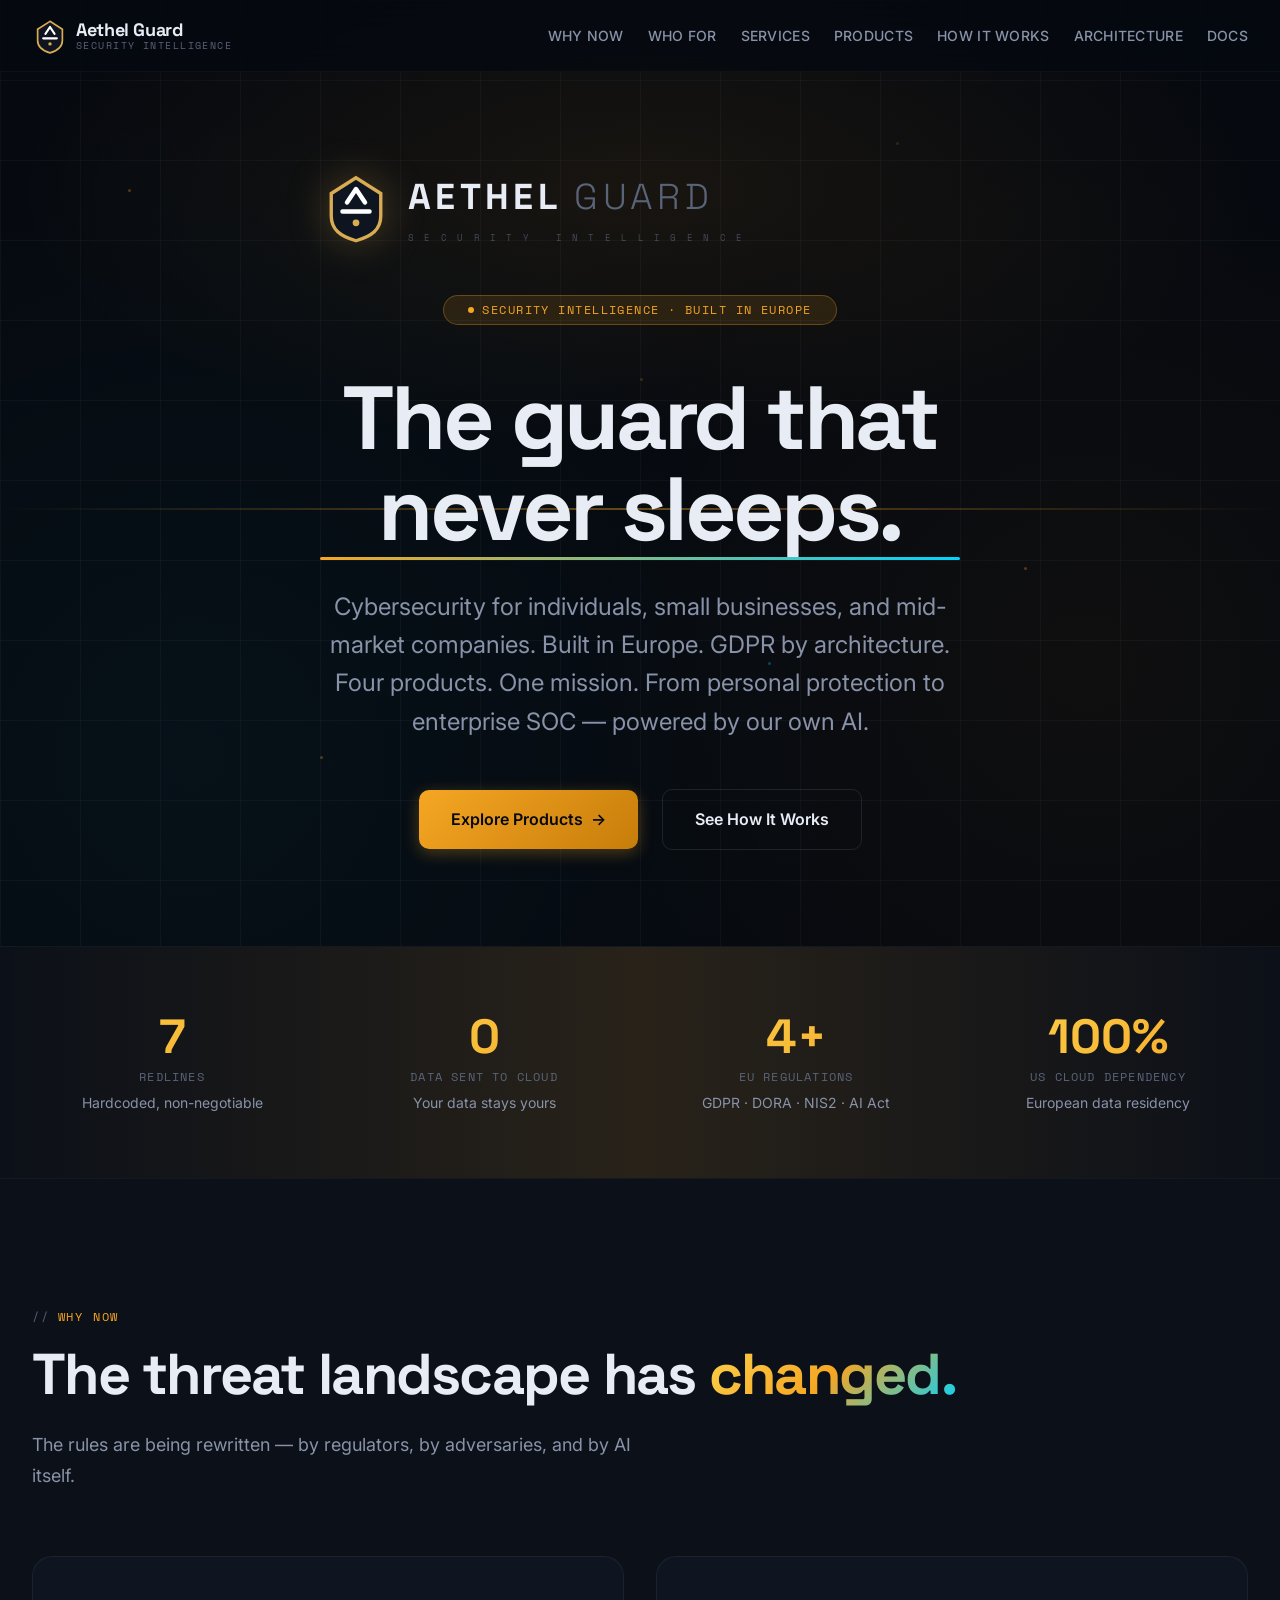
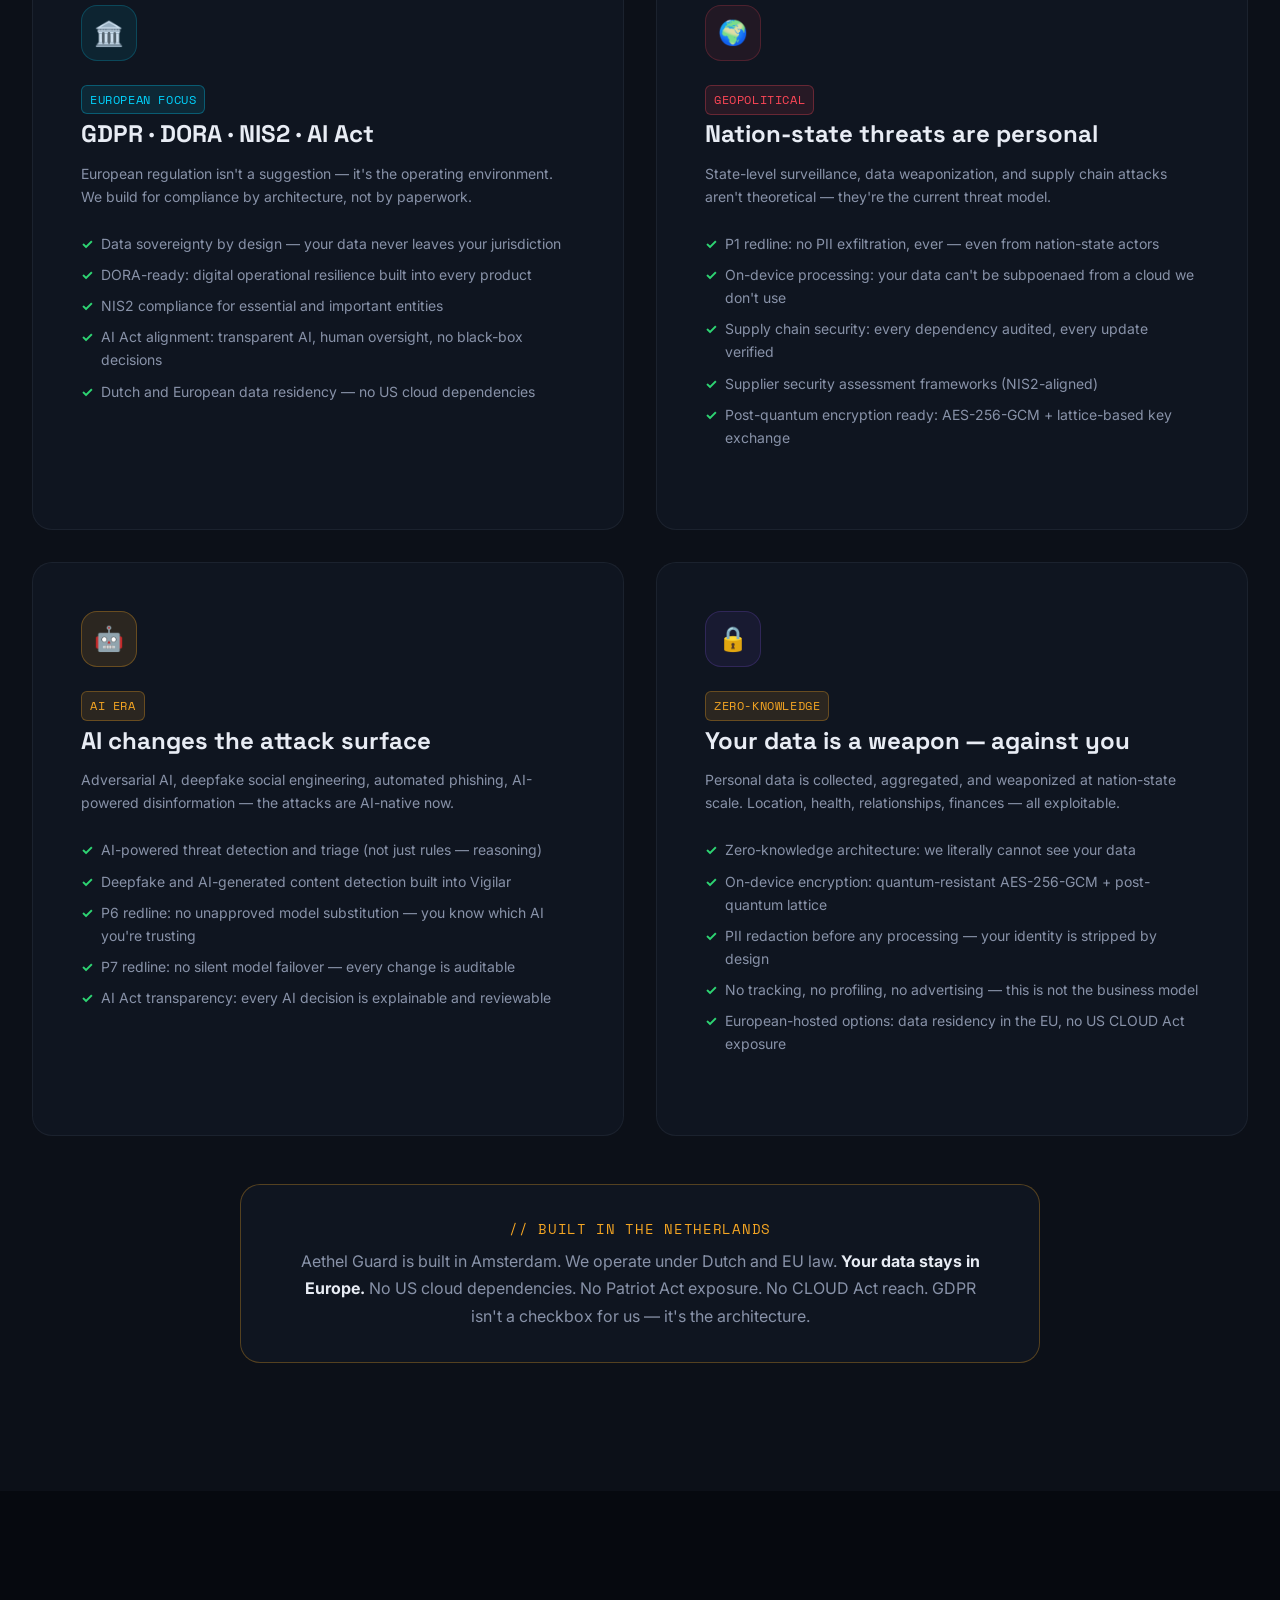
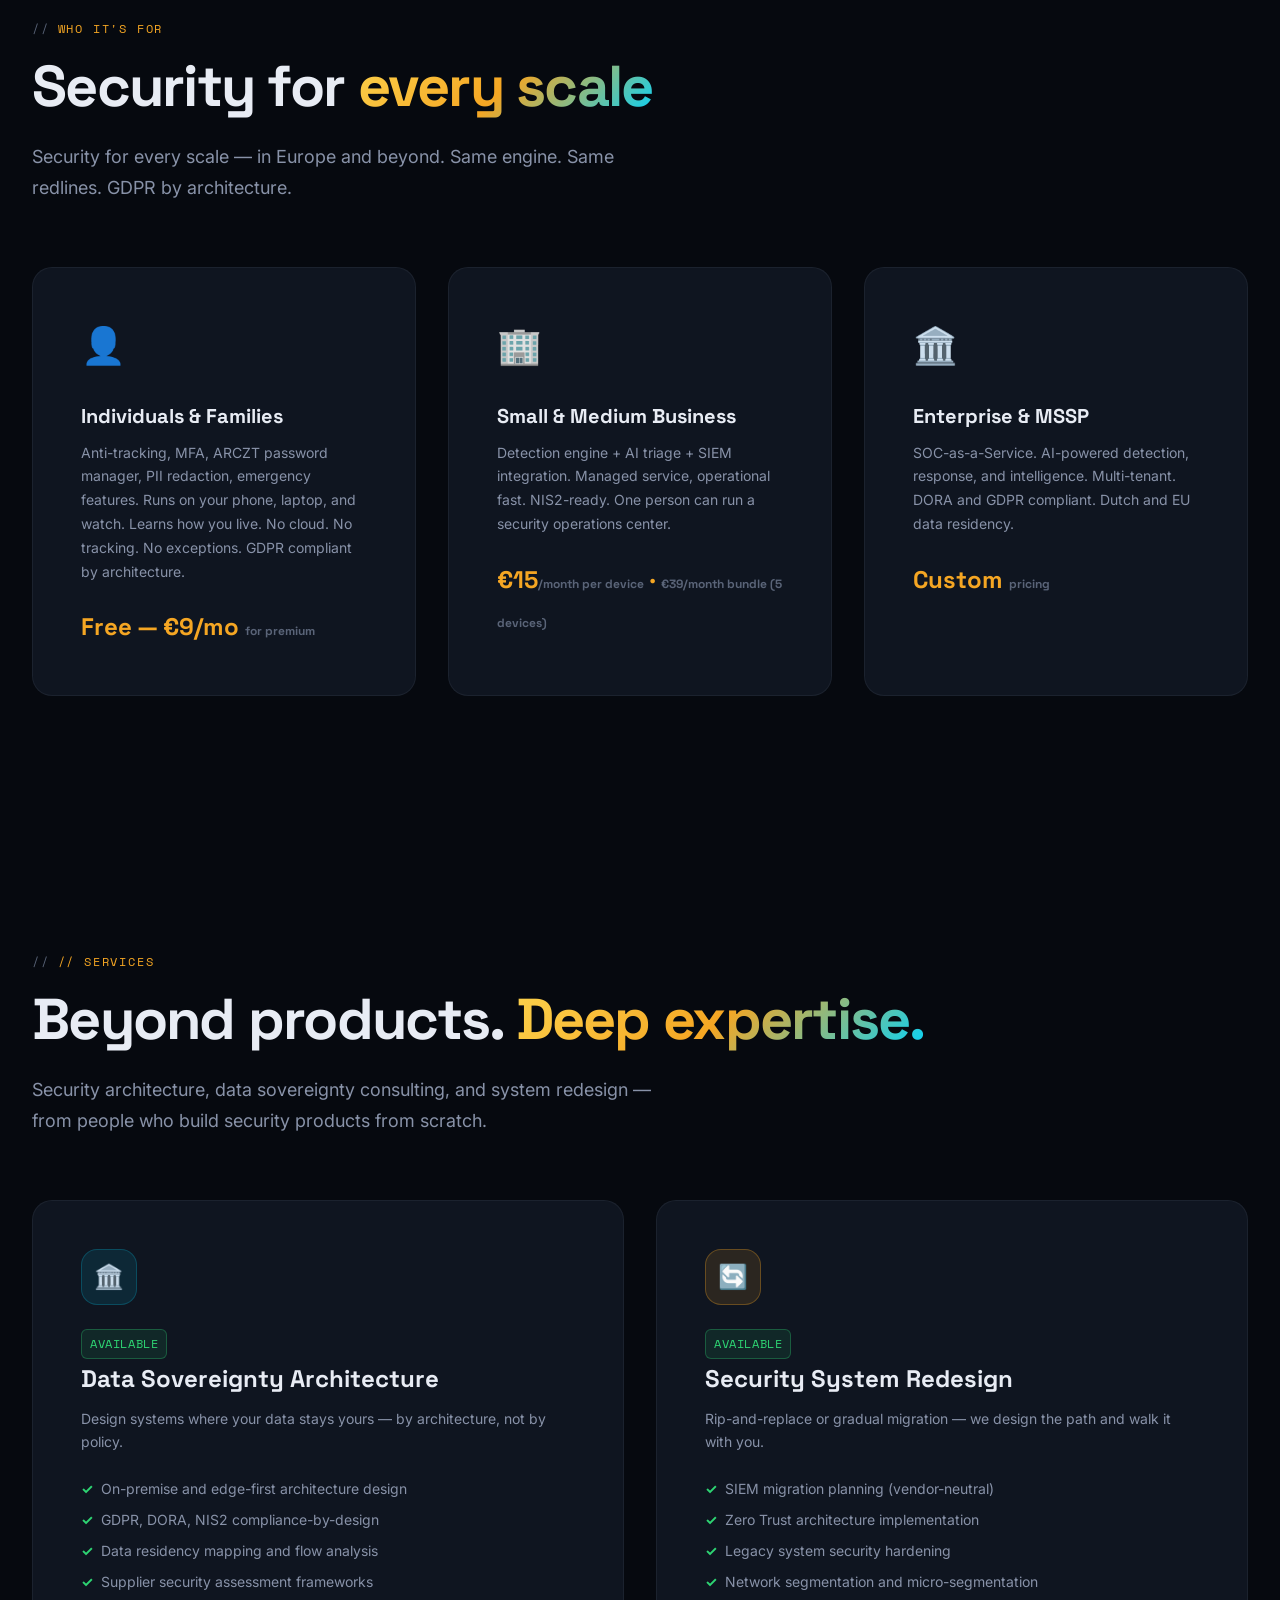
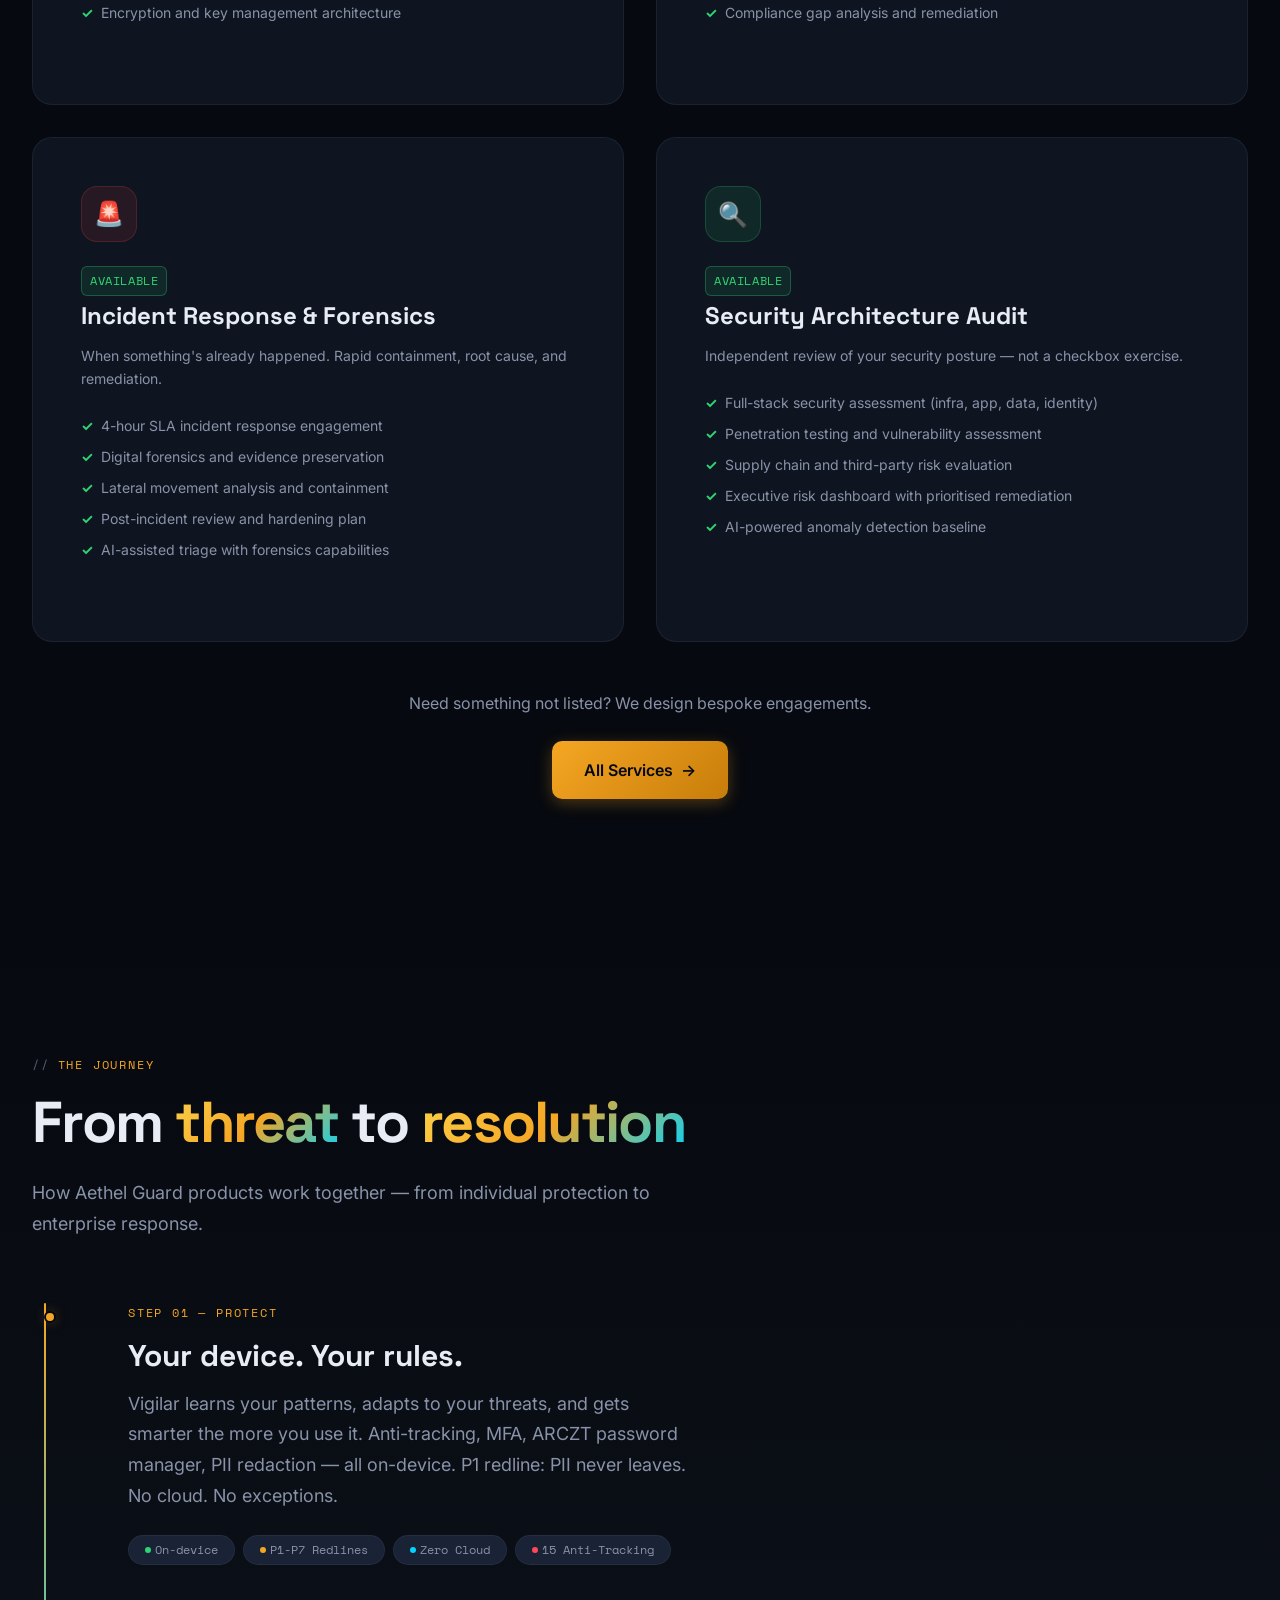
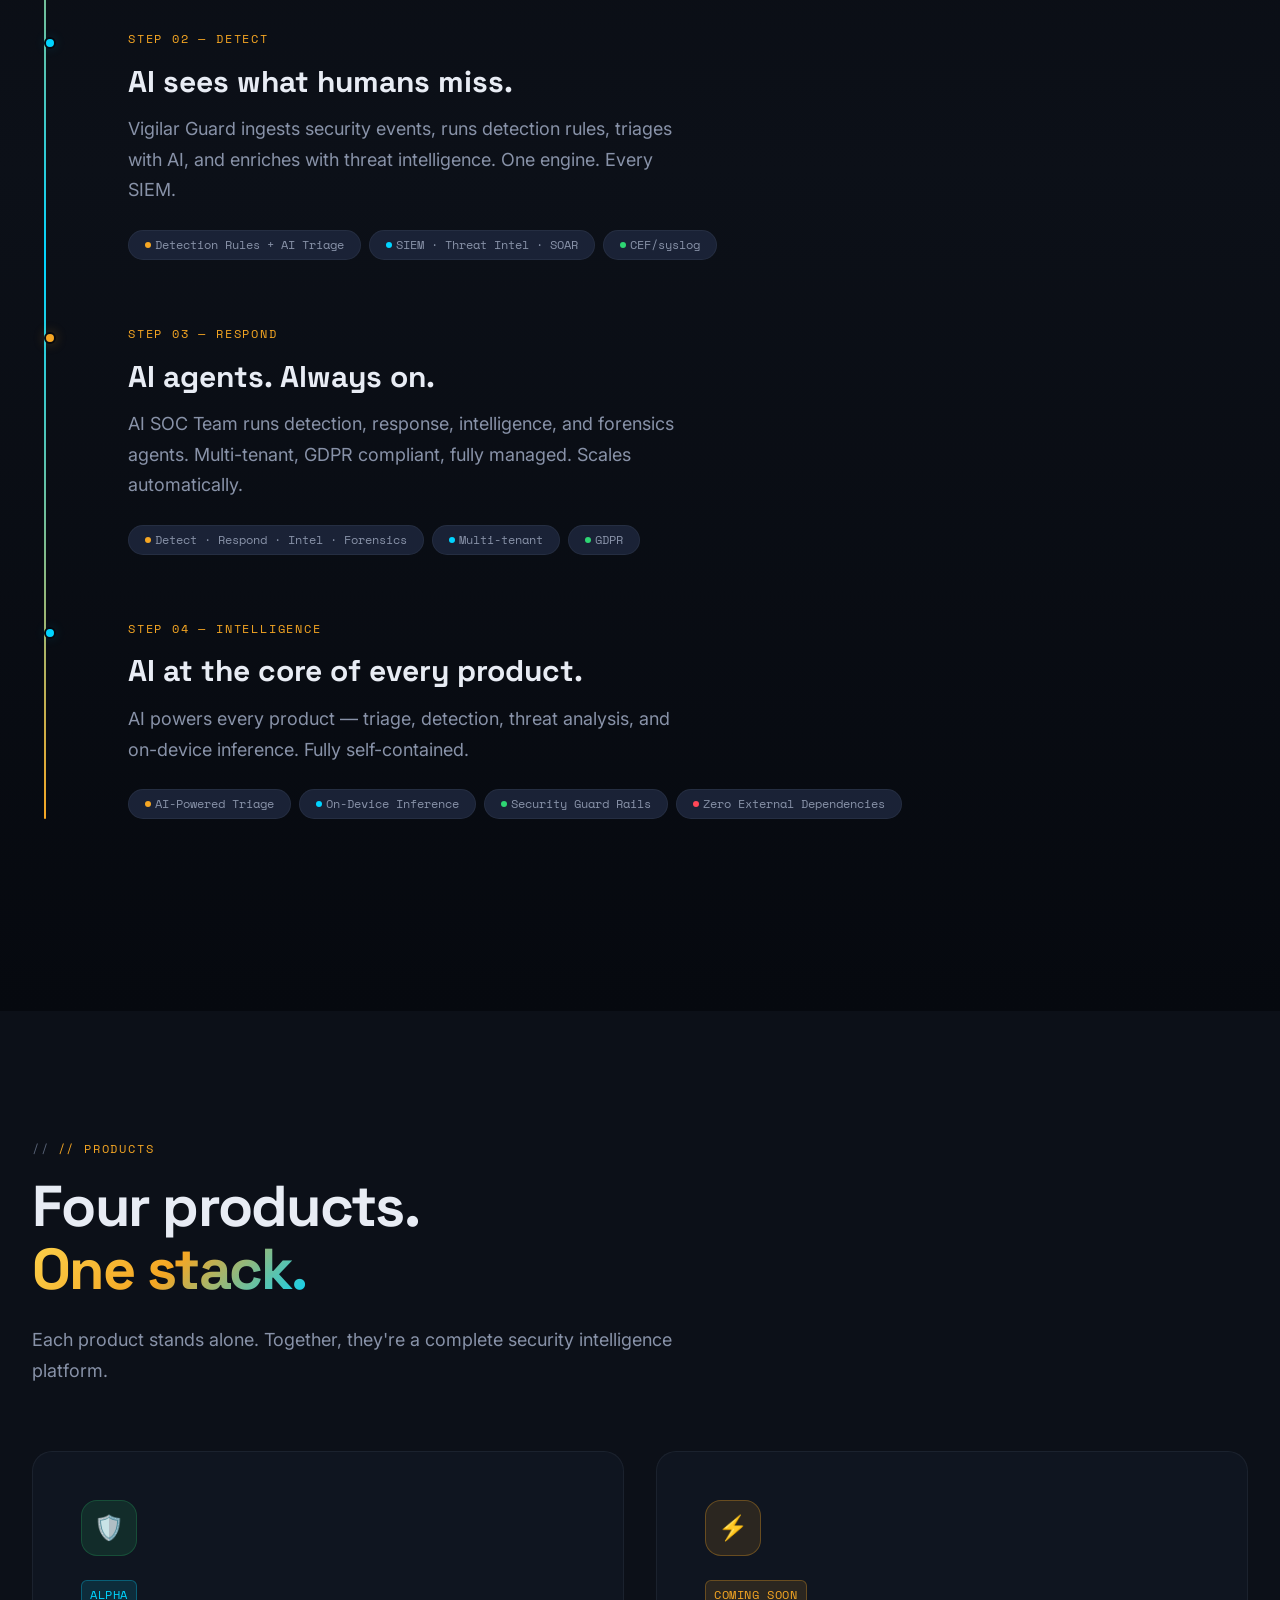
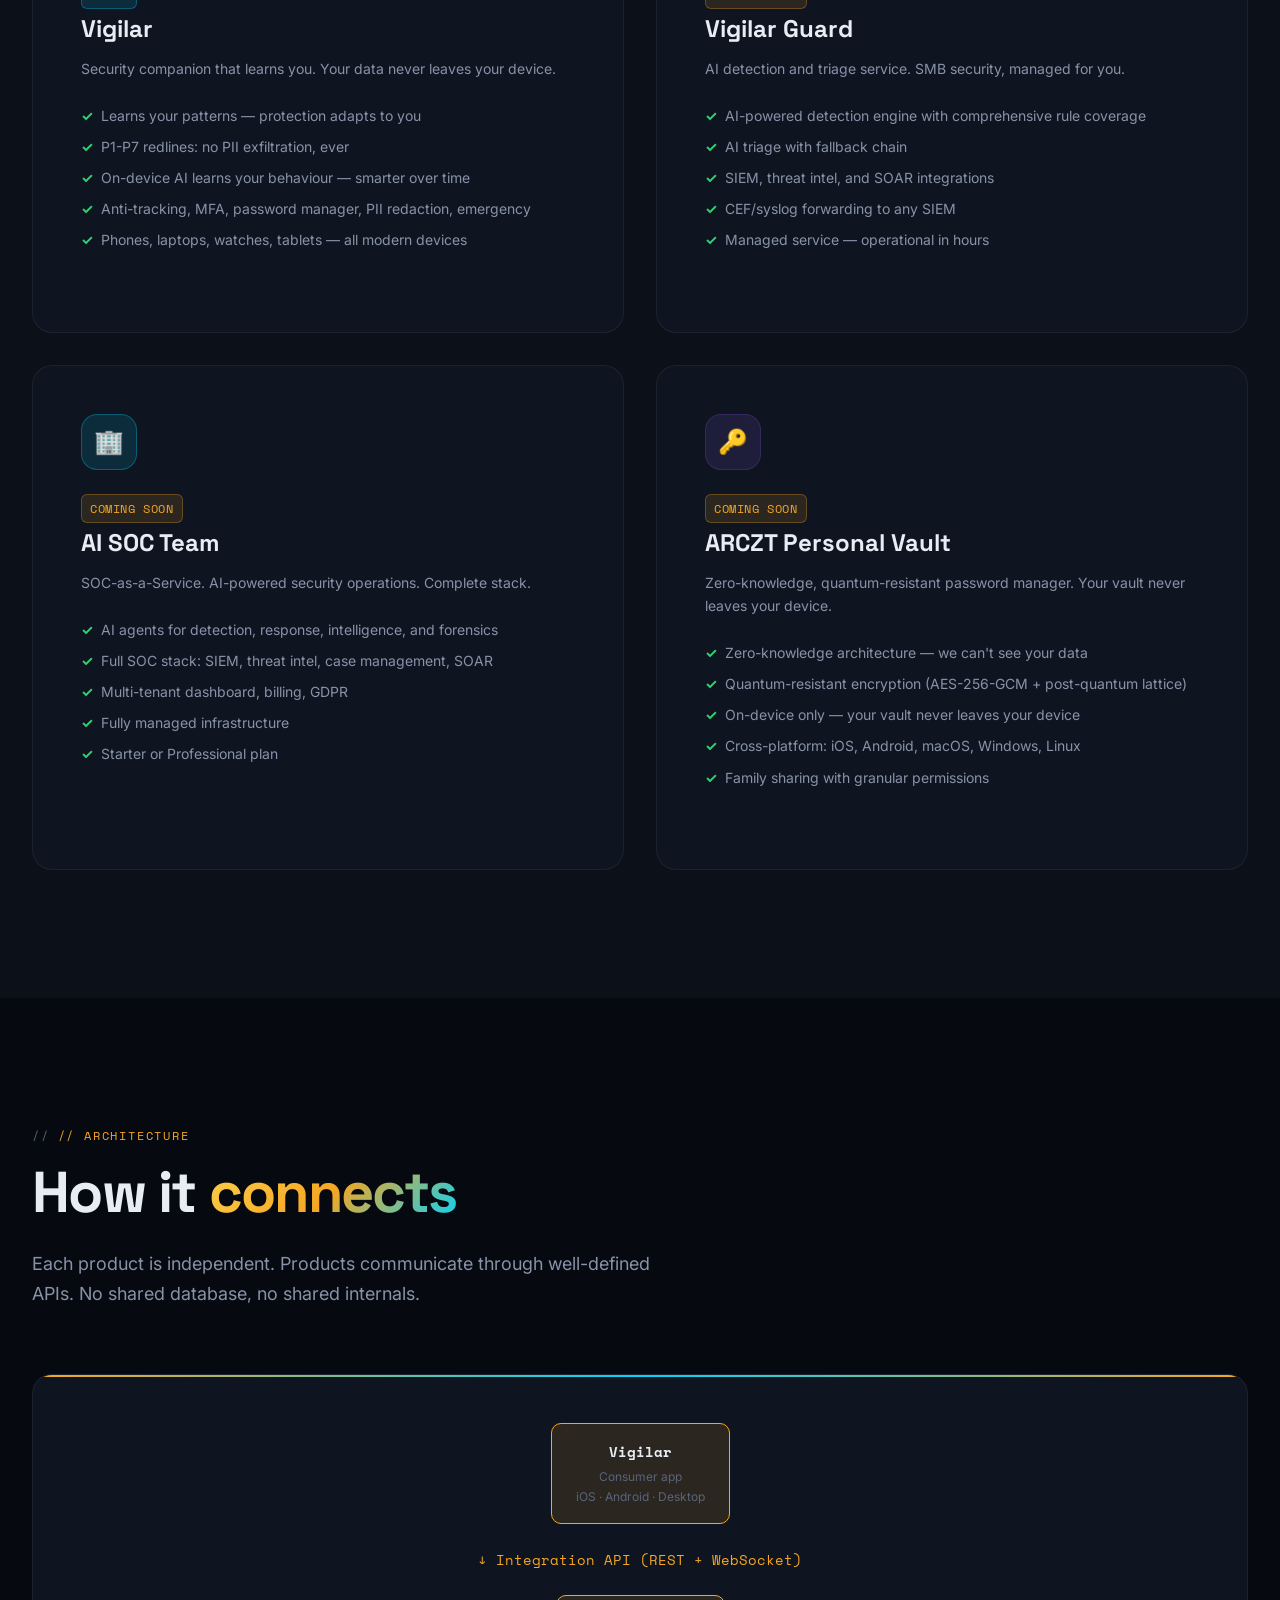
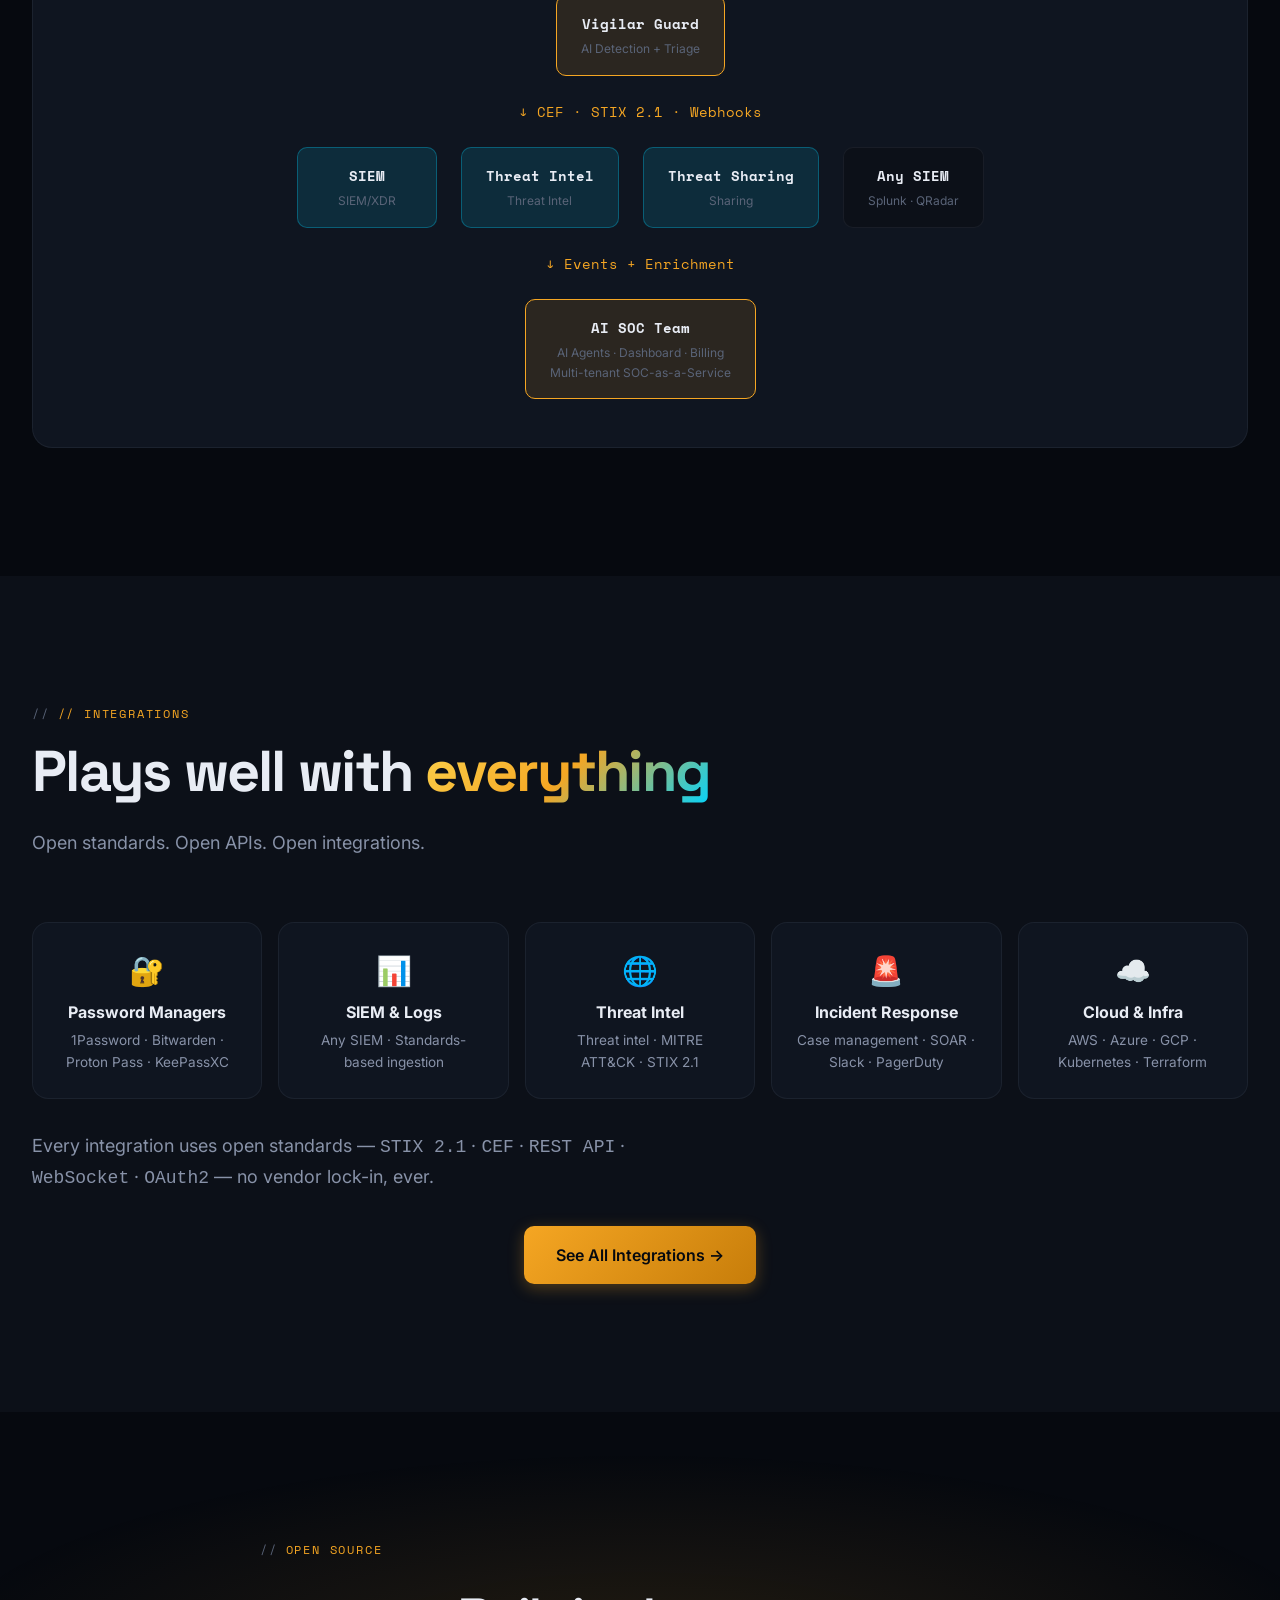
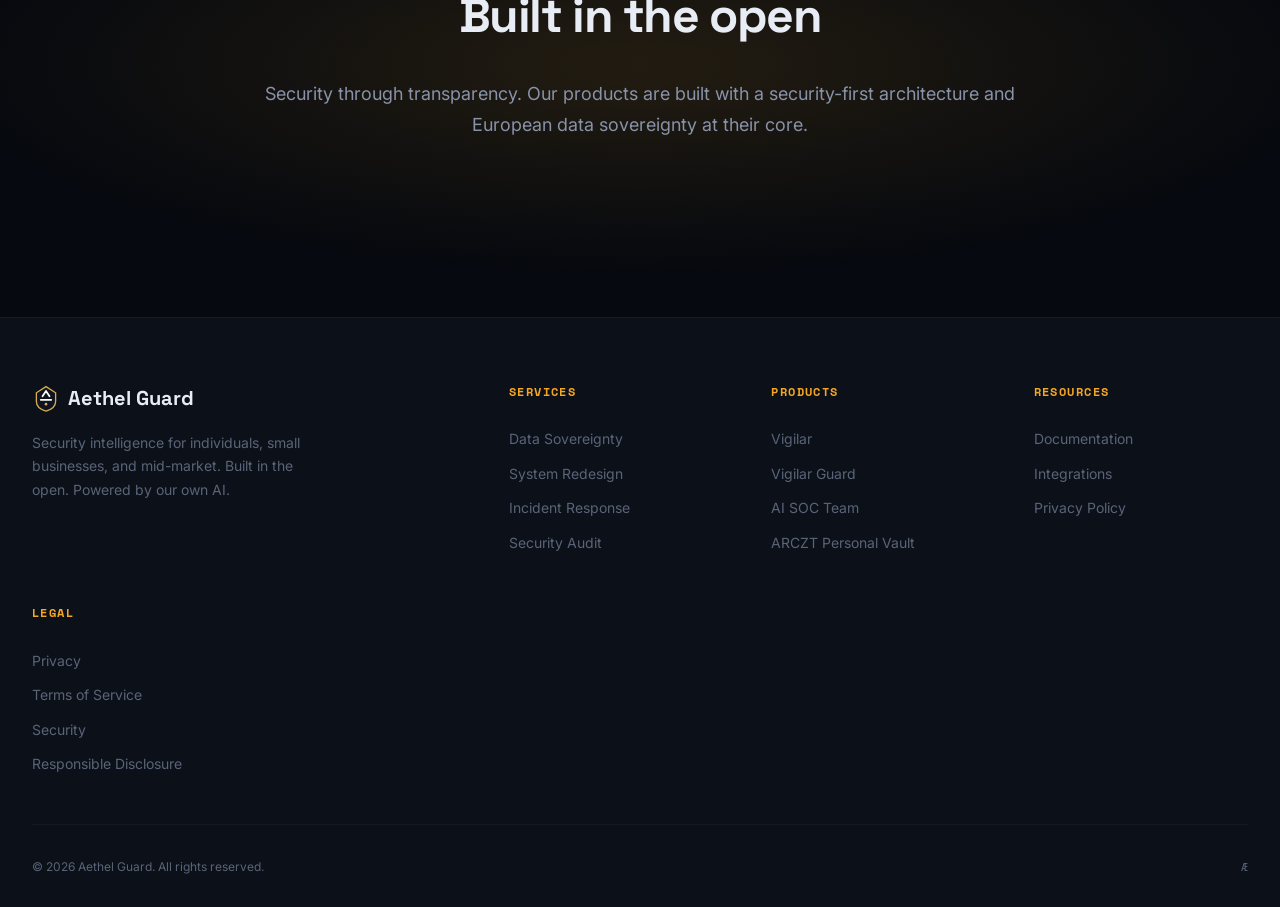
<file: index.html>
<!DOCTYPE html>
<html lang="en">
<head>
  <meta charset="UTF-8">
  <meta name="viewport" content="width=device-width, initial-scale=1.0">
  <title>Aethel Guard — Security Intelligence for Everyone</title>
  <meta name="description" content="Aethel Guard builds cybersecurity products for individuals, small businesses, and mid-market companies. From personal protection to enterprise SOC — powered by our own AI.">
  <link rel="icon" href="assets/img/favicon.svg" type="image/svg+xml">
  <link rel="preconnect" href="https://fonts.googleapis.com">
  <link rel="preconnect" href="https://fonts.gstatic.com" crossorigin>
  <link href="https://fonts.googleapis.com/css2?family=Inter:wght@400;500;600;700&family=Space+Grotesk:wght@400;500;600;700&family=Space+Mono:wght@400;700&display=swap" rel="stylesheet">
  <link rel="stylesheet" href="assets/css/style.css">
</head>
<body>

<!-- LOADER -->
<div class="page-loader">
  <div class="loader-shield">
    <svg viewBox="0 0 512 512" fill="none" xmlns="http://www.w3.org/2000/svg">
      <path d="M256 32 L96 112 L96 272 C96 384 160 448 256 480 C352 448 416 384 416 272 L416 112 Z" fill="#0F1520" stroke="#F5A623" stroke-width="4"/>
      <text x="256" y="300" font-family="Space Mono, monospace" font-size="180" font-weight="700" fill="url(#loaderGrad)" text-anchor="middle" letter-spacing="-8">Æ</text>
      <defs><linearGradient id="loaderGrad" x1="160" y1="160" x2="352" y2="340"><stop offset="0%" stop-color="#FCD34D"/><stop offset="50%" stop-color="#F5A623"/><stop offset="100%" stop-color="#C77D0A"/></linearGradient></defs>
    </svg>
  </div>
  <div class="loader-bar"></div>
</div>
<script>/* Hide loader even if main.js fails */setTimeout(function(){var l=document.querySelector('.page-loader');if(l){l.classList.add('loaded');setTimeout(function(){l.remove()},600)}},2000)</script>
<noscript><style>.page-loader{display:none!important}</style></noscript>

<!-- NAVIGATION -->
<nav class="nav">
  <div class="nav-inner">
    <a href="index.html" class="nav-brand">
      <svg class="logo-mark" width="32" height="32" viewBox="0 0 32 32" fill="none" xmlns="http://www.w3.org/2000/svg">
        <path d="M16 3 L5 10 L5 20 C5 26 9 29 16 31 C23 29 27 26 27 20 L27 10 Z" fill="#0F1520" stroke="#D9AB52" stroke-width="1.5"/>
        <path d="M12 14 L16 8 L20 14 M10 18 L22 18" stroke="#FFFFFF" stroke-width="2" stroke-linecap="round" stroke-linejoin="round"/>
        <circle cx="16" cy="23" r="1.5" fill="#D9AB52"/>
      </svg>
      <div class="nav-brand-text">
        <span class="nav-brand-name">Aethel Guard</span>
        <span class="nav-brand-tagline">Security Intelligence</span>
      </div>
    </a>
    <ul class="nav-links">
      <li><a href="#why-now">Why Now</a></li>
      <li><a href="#who">Who For</a></li>
      <li><a href="#services">Services</a></li>
      <li><a href="#products">Products</a></li>
      <li><a href="#journey">How It Works</a></li>
      <li><a href="#architecture">Architecture</a></li>
      <li><a href="pages/docs/index.html">Docs</a></li>
    </ul>
    <button class="nav-mobile-toggle" aria-label="Menu">
      <span></span><span></span><span></span>
    </button>
  </div>
</nav>

<!-- ═══ HERO — "The world needs a guard that doesn't sleep." ═══ -->
<section class="hero">
  <div class="hero-grid"></div>
  <div class="hero-glow"></div>
  <div class="hero-scanline"></div>
  <div class="hero-particles">
    <div class="hero-particle"></div>
    <div class="hero-particle"></div>
    <div class="hero-particle"></div>
    <div class="hero-particle"></div>
    <div class="hero-particle"></div>
    <div class="hero-particle"></div>
  </div>
  <div class="hero-content">
    <div class="hero-logo-group">
      <svg class="hero-logo-mark" width="64" height="64" viewBox="0 0 32 32" fill="none" xmlns="http://www.w3.org/2000/svg">
        <path d="M16 3 L5 10 L5 20 C5 26 9 29 16 31 C23 29 27 26 27 20 L27 10 Z" fill="#0F1520" stroke="#D9AB52" stroke-width="1.5"/>
        <path d="M12 14 L16 8 L20 14 M10 18 L22 18" stroke="#FFFFFF" stroke-width="2" stroke-linecap="round" stroke-linejoin="round"/>
        <circle cx="16" cy="23" r="1.5" fill="#D9AB52"/>
      </svg>
      <div class="hero-logo-text">
        <span class="hero-logo-name">AETHEL <span class="hero-logo-guard">GUARD</span></span>
        <span class="hero-logo-tagline">S E C U R I T Y &nbsp; I N T E L L I G E N C E</span>
      </div>
    </div>
    <div class="hero-badge">
      <span class="pulse-dot"></span>
      Security Intelligence · Built in Europe
    </div>
    <h1>
      The guard that<br>
      <span class="accent">never sleeps.</span>
    </h1>
    <p class="hero-subtitle">
      Cybersecurity for individuals, small businesses, and mid-market companies.
      Built in Europe. GDPR by architecture. Four products. One mission.
      From personal protection to enterprise SOC — powered by our own AI.
    </p>
    <div class="hero-actions">
      <a href="#products" class="btn btn-primary"><span>Explore Products</span> <span class="arrow">→</span></a>
      <a href="#journey" class="btn btn-secondary">See How It Works</a>
    </div>
  </div>
</section>

<!-- ═══ STATS ═══ -->
<section class="stats-bar">
  <div class="stat reveal">
    <div class="stat-number" data-count="7" data-suffix="">7</div>
    <div class="stat-label">Redlines</div>
    <div class="stat-desc">Hardcoded, non-negotiable</div>
  </div>
  <div class="stat reveal delay-1">
    <div class="stat-number" data-count="0" data-suffix="">0</div>
    <div class="stat-label">Data Sent to Cloud</div>
    <div class="stat-desc">Your data stays yours</div>
  </div>
  <div class="stat reveal delay-2">
    <div class="stat-number" data-count="4" data-suffix="+">4+</div>
    <div class="stat-label">EU Regulations</div>
    <div class="stat-desc">GDPR · DORA · NIS2 · AI Act</div>
  </div>
  <div class="stat reveal delay-3">
    <div class="stat-number" data-count="100" data-suffix="%">0%</div>
    <div class="stat-label">US Cloud Dependency</div>
    <div class="stat-desc">European data residency</div>
  </div>
</section>

<!-- ═══ WHY NOW ═══ -->
<section class="section" id="why-now" style="background: var(--bg-secondary);">
  <div class="section-inner">
    <div class="section-header reveal">
      <div class="section-label">Why now</div>
      <h2 class="section-title">The threat landscape has <span class="accent">changed.</span></h2>
      <p class="section-subtitle">The rules are being rewritten — by regulators, by adversaries, and by AI itself.</p>
    </div>

    <div class="products-grid">
      <!-- European Regulation -->
      <a href="pages/services/data-sovereignty.html" class="product-card reveal delay-1">
        <div class="product-icon" style="background: rgba(0, 212, 255, 0.08); border: 1px solid rgba(0, 212, 255, 0.2);">🏛️</div>
        <span class="product-status status-active" style="background: rgba(0, 212, 255, 0.1); border: 1px solid rgba(0, 212, 255, 0.3); color: var(--cyan);">European Focus</span>
        <h3>GDPR · DORA · NIS2 · AI Act</h3>
        <p class="tagline">European regulation isn't a suggestion — it's the operating environment. We build for compliance by architecture, not by paperwork.</p>
        <ul class="product-features">
          <li><span class="check">✓</span> Data sovereignty by design — your data never leaves your jurisdiction</li>
          <li><span class="check">✓</span> DORA-ready: digital operational resilience built into every product</li>
          <li><span class="check">✓</span> NIS2 compliance for essential and important entities</li>
          <li><span class="check">✓</span> AI Act alignment: transparent AI, human oversight, no black-box decisions</li>
          <li><span class="check">✓</span> Dutch and European data residency — no US cloud dependencies</li>
        </ul>
      </a>

      <!-- Geopolitical Risks -->
      <a href="pages/services/security-audit.html" class="product-card reveal delay-2">
        <div class="product-icon" style="background: rgba(255, 71, 87, 0.08); border: 1px solid rgba(255, 71, 87, 0.2);">🌍</div>
        <span class="product-status" style="background: rgba(255, 71, 87, 0.1); border: 1px solid rgba(255, 71, 87, 0.3); color: var(--threat);">Geopolitical</span>
        <h3>Nation-state threats are personal</h3>
        <p class="tagline">State-level surveillance, data weaponization, and supply chain attacks aren't theoretical — they're the current threat model.</p>
        <ul class="product-features">
          <li><span class="check">✓</span> P1 redline: no PII exfiltration, ever — even from nation-state actors</li>
          <li><span class="check">✓</span> On-device processing: your data can't be subpoenaed from a cloud we don't use</li>
          <li><span class="check">✓</span> Supply chain security: every dependency audited, every update verified</li>
          <li><span class="check">✓</span> Supplier security assessment frameworks (NIS2-aligned)</li>
          <li><span class="check">✓</span> Post-quantum encryption ready: AES-256-GCM + lattice-based key exchange</li>
        </ul>
      </a>

      <!-- AI Risks -->
      <a href="pages/ai-soc-team/index.html" class="product-card reveal delay-3">
        <div class="product-icon" style="background: var(--accent-glow); border: 1px solid var(--accent-border);">🤖</div>
        <span class="product-status status-development">AI Era</span>
        <h3>AI changes the attack surface</h3>
        <p class="tagline">Adversarial AI, deepfake social engineering, automated phishing, AI-powered disinformation — the attacks are AI-native now.</p>
        <ul class="product-features">
          <li><span class="check">✓</span> AI-powered threat detection and triage (not just rules — reasoning)</li>
          <li><span class="check">✓</span> Deepfake and AI-generated content detection built into Vigilar</li>
          <li><span class="check">✓</span> P6 redline: no unapproved model substitution — you know which AI you're trusting</li>
          <li><span class="check">✓</span> P7 redline: no silent model failover — every change is auditable</li>
          <li><span class="check">✓</span> AI Act transparency: every AI decision is explainable and reviewable</li>
        </ul>
      </a>

      <!-- Data Weaponization -->
      <a href="pages/arczt/index.html" class="product-card reveal delay-4">
        <div class="product-icon" style="background: rgba(139, 92, 246, 0.08); border: 1px solid rgba(139, 92, 246, 0.2);">🔒</div>
        <span class="product-status status-development">Zero-Knowledge</span>
        <h3>Your data is a weapon — against you</h3>
        <p class="tagline">Personal data is collected, aggregated, and weaponized at nation-state scale. Location, health, relationships, finances — all exploitable.</p>
        <ul class="product-features">
          <li><span class="check">✓</span> Zero-knowledge architecture: we literally cannot see your data</li>
          <li><span class="check">✓</span> On-device encryption: quantum-resistant AES-256-GCM + post-quantum lattice</li>
          <li><span class="check">✓</span> PII redaction before any processing — your identity is stripped by design</li>
          <li><span class="check">✓</span> No tracking, no profiling, no advertising — this is not the business model</li>
          <li><span class="check">✓</span> European-hosted options: data residency in the EU, no US CLOUD Act exposure</li>
        </ul>
      </a>
    </div>

    <div class="reveal" style="margin-top: var(--space-2xl); padding: var(--space-xl) var(--space-2xl); background: var(--bg-card); border: 1px solid var(--accent-border); border-radius: var(--radius-xl); text-align: center; max-width: 800px; margin-left: auto; margin-right: auto;">
      <p style="color: var(--accent); font-family: var(--font-mono); font-size: var(--text-sm); letter-spacing: 0.05em; margin-bottom: var(--space-sm);">// BUILT IN THE NETHERLANDS</p>
      <p style="color: var(--text-secondary); font-size: var(--text-base); line-height: 1.7;">Aethel Guard is built in Amsterdam. We operate under Dutch and EU law. <strong style="color: var(--text-primary);">Your data stays in Europe.</strong> No US cloud dependencies. No Patriot Act exposure. No CLOUD Act reach. GDPR isn't a checkbox for us — it's the architecture.</p>
    </div>
  </div>
</section>

<!-- ═══ WHO IS IT FOR ═══ -->
<section class="section" id="who">
  <div class="section-inner">
    <div class="section-header reveal">
      <div class="section-label">Who it's for</div>
      <h2 class="section-title">Security for <span class="accent">every scale</span></h2>
      <p class="section-subtitle">Security for every scale — in Europe and beyond. Same engine. Same redlines. GDPR by architecture.</p>
    </div>

    <div class="who-grid">
      <div class="who-card reveal delay-1">
        <div class="icon">👤</div>
        <h3>Individuals & Families</h3>
        <p>Anti-tracking, MFA, ARCZT password manager, PII redaction, emergency features. Runs on your phone, laptop, and watch. Learns how you live. No cloud. No tracking. No exceptions. GDPR compliant by architecture.</p>
        <div class="price">Free — €9/mo <span class="price-note">for premium</span></div>
      </div>

      <div class="who-card reveal delay-2">
        <div class="icon">🏢</div>
        <h3>Small & Medium Business</h3>
        <p>Detection engine + AI triage + SIEM integration. Managed service, operational fast. NIS2-ready. One person can run a security operations center.</p>
        <div class="price">€15<span class="price-note">/month per device</span> · <span class="price-note">€39/month bundle (5 devices)</span></div>
      </div>

      <div class="who-card reveal delay-3">
        <div class="icon">🏛️</div>
        <h3>Enterprise & MSSP</h3>
        <p>SOC-as-a-Service. AI-powered detection, response, and intelligence. Multi-tenant. DORA and GDPR compliant. Dutch and EU data residency.</p>
        <div class="price">Custom <span class="price-note">pricing</span></div>
      </div>
    </div>
  </div>
</section>

<!-- ═══ SERVICES ═══ -->
<section class="section" id="services">
  <div class="section-inner">
    <div class="section-header reveal">
      <div class="section-label">// Services</div>
      <h2 class="section-title">Beyond products. <span class="accent">Deep expertise.</span></h2>
      <p class="section-subtitle">Security architecture, data sovereignty consulting, and system redesign — from people who build security products from scratch.</p>
    </div>

    <div class="products-grid">

      <!-- Data Sovereignty Architecture -->
      <a href="pages/services/data-sovereignty.html" class="product-card reveal delay-1">
        <div class="product-icon" style="background: rgba(0, 212, 255, 0.1); border: 1px solid rgba(0, 212, 255, 0.2);">🏛️</div>
        <span class="product-status status-active">Available</span>
        <h3>Data Sovereignty Architecture</h3>
        <p class="tagline">Design systems where your data stays yours — by architecture, not by policy.</p>
        <ul class="product-features">
          <li><span class="check">✓</span> On-premise and edge-first architecture design</li>
          <li><span class="check">✓</span> GDPR, DORA, NIS2 compliance-by-design</li>
          <li><span class="check">✓</span> Data residency mapping and flow analysis</li>
          <li><span class="check">✓</span> Supplier security assessment frameworks</li>
          <li><span class="check">✓</span> Encryption and key management architecture</li>
        </ul>
      </a>

      <!-- Security System Redesign -->
      <a href="pages/services/system-redesign.html" class="product-card reveal delay-2">
        <div class="product-icon" style="background: var(--accent-glow); border: 1px solid var(--accent-border);">🔄</div>
        <span class="product-status status-active">Available</span>
        <h3>Security System Redesign</h3>
        <p class="tagline">Rip-and-replace or gradual migration — we design the path and walk it with you.</p>
        <ul class="product-features">
          <li><span class="check">✓</span> SIEM migration planning (vendor-neutral)</li>
          <li><span class="check">✓</span> Zero Trust architecture implementation</li>
          <li><span class="check">✓</span> Legacy system security hardening</li>
          <li><span class="check">✓</span> Network segmentation and micro-segmentation</li>
          <li><span class="check">✓</span> Compliance gap analysis and remediation</li>
        </ul>
      </a>

      <!-- Incident Response & Forensics -->
      <a href="pages/services/incident-response.html" class="product-card reveal delay-3">
        <div class="product-icon" style="background: rgba(239, 68, 68, 0.1); border: 1px solid rgba(239, 68, 68, 0.2);">🚨</div>
        <span class="product-status status-active">Available</span>
        <h3>Incident Response & Forensics</h3>
        <p class="tagline">When something's already happened. Rapid containment, root cause, and remediation.</p>
        <ul class="product-features">
          <li><span class="check">✓</span> 4-hour SLA incident response engagement</li>
          <li><span class="check">✓</span> Digital forensics and evidence preservation</li>
          <li><span class="check">✓</span> Lateral movement analysis and containment</li>
          <li><span class="check">✓</span> Post-incident review and hardening plan</li>
          <li><span class="check">✓</span> AI-assisted triage with forensics capabilities</li>
        </ul>
      </a>

      <!-- Security Architecture Audit -->
      <a href="pages/services/security-audit.html" class="product-card reveal delay-4">
        <div class="product-icon" style="background: rgba(46, 213, 115, 0.1); border: 1px solid rgba(46, 213, 115, 0.2);">🔍</div>
        <span class="product-status status-active">Available</span>
        <h3>Security Architecture Audit</h3>
        <p class="tagline">Independent review of your security posture — not a checkbox exercise.</p>
        <ul class="product-features">
          <li><span class="check">✓</span> Full-stack security assessment (infra, app, data, identity)</li>
          <li><span class="check">✓</span> Penetration testing and vulnerability assessment</li>
          <li><span class="check">✓</span> Supply chain and third-party risk evaluation</li>
          <li><span class="check">✓</span> Executive risk dashboard with prioritised remediation</li>
          <li><span class="check">✓</span> AI-powered anomaly detection baseline</li>
        </ul>
      </a>

    </div>

    <div class="section-cta reveal" style="text-align: center; margin-top: var(--space-2xl);">
      <p style="color: var(--text-secondary); margin-bottom: var(--space-lg);">Need something not listed? We design bespoke engagements.</p>
      <a href="pages/services/index.html" class="btn btn-primary"><span>All Services</span> <span class="arrow">→</span></a>
    </div>
  </div>
</section>

<!-- ═══ JOURNEY ═══ -->
<section class="journey" id="journey">
  <div class="journey-inner">
    <div class="section-header reveal">
      <div class="section-label">The journey</div>
      <h2 class="section-title">From <span class="accent">threat</span> to <span class="accent">resolution</span></h2>
      <p class="section-subtitle">How Aethel Guard products work together — from individual protection to enterprise response.</p>
    </div>

    <div class="journey-timeline">
      <!-- Step 1 -->
      <div class="journey-step reveal">
        <div class="journey-step-number">Step 01 — Protect</div>
        <h3 class="journey-step-title">Your device. Your rules.</h3>
        <p class="journey-step-desc">
          Vigilar learns your patterns, adapts to your threats, and gets smarter the more you use it. Anti-tracking, MFA, ARCZT password manager, PII redaction — all on-device. P1 redline: PII never leaves. No cloud. No exceptions.
        </p>
        <div class="journey-step-features">
          <span class="journey-tag"><span class="dot dot-green"></span> On-device</span>
          <span class="journey-tag"><span class="dot dot-amber"></span> P1-P7 Redlines</span>
          <span class="journey-tag"><span class="dot dot-cyan"></span> Zero Cloud</span>
          <span class="journey-tag"><span class="dot dot-red"></span> 15 Anti-Tracking</span>
        </div>
      </div>

      <!-- Step 2 -->
      <div class="journey-step reveal">
        <div class="journey-step-number">Step 02 — Detect</div>
        <h3 class="journey-step-title">AI sees what humans miss.</h3>
        <p class="journey-step-desc">
          Vigilar Guard ingests security events, runs detection rules, triages with AI, and enriches with threat intelligence. One engine. Every SIEM.
        </p>
        <div class="journey-step-features">
          <span class="journey-tag"><span class="dot dot-amber"></span> Detection Rules + AI Triage</span>
          <span class="journey-tag"><span class="dot dot-cyan"></span> SIEM · Threat Intel · SOAR</span>
          <span class="journey-tag"><span class="dot dot-green"></span> CEF/syslog</span>
        </div>
      </div>

      <!-- Step 3 -->
      <div class="journey-step reveal">
        <div class="journey-step-number">Step 03 — Respond</div>
        <h3 class="journey-step-title">AI agents. Always on.</h3>
        <p class="journey-step-desc">
          AI SOC Team runs detection, response, intelligence, and forensics agents. Multi-tenant, GDPR compliant, fully managed. Scales automatically.
        </p>
        <div class="journey-step-features">
          <span class="journey-tag"><span class="dot dot-amber"></span> Detect · Respond · Intel · Forensics</span>
          <span class="journey-tag"><span class="dot dot-cyan"></span> Multi-tenant</span>
          <span class="journey-tag"><span class="dot dot-green"></span> GDPR</span>
        </div>
      </div>

      <!-- Step 4 -->
      <div class="journey-step reveal">
        <div class="journey-step-number">Step 04 — Intelligence</div>
        <h3 class="journey-step-title">AI at the core of every product.</h3>
        <p class="journey-step-desc">
          AI powers every product — triage, detection, threat analysis, and on-device inference. Fully self-contained.
        </p>
        <div class="journey-step-features">
          <span class="journey-tag"><span class="dot dot-amber"></span> AI-Powered Triage</span>
          <span class="journey-tag"><span class="dot dot-cyan"></span> On-Device Inference</span>
          <span class="journey-tag"><span class="dot dot-green"></span> Security Guard Rails</span>
          <span class="journey-tag"><span class="dot dot-red"></span> Zero External Dependencies</span>
        </div>
      </div>
    </div>
  </div>
</section>

<!-- ═══ PRODUCTS ═══ -->
<section class="section" id="products" style="background: var(--bg-secondary);">
  <div class="section-inner">
    <div class="section-header reveal">
      <div class="section-label">// Products</div>
      <h2 class="section-title">Four products.<br><span class="accent">One stack.</span></h2>
      <p class="section-subtitle">Each product stands alone. Together, they're a complete security intelligence platform.</p>
    </div>

    <div class="products-grid">

      <!-- Vigilar -->
      <a href="pages/vigilar/index.html" class="product-card reveal delay-1">
        <div class="product-icon" style="background: rgba(46, 213, 115, 0.12); border: 1px solid rgba(46, 213, 115, 0.2);">🛡️</div>
        <span class="product-status status-alpha">Alpha</span>
        <h3>Vigilar</h3>
        <p class="tagline">Security companion that learns you. Your data never leaves your device.</p>
        <ul class="product-features">
          <li><span class="check">✓</span> Learns your patterns — protection adapts to you</li>
          <li><span class="check">✓</span> P1-P7 redlines: no PII exfiltration, ever</li>
          <li><span class="check">✓</span> On-device AI learns your behaviour — smarter over time</li>
          <li><span class="check">✓</span> Anti-tracking, MFA, password manager, PII redaction, emergency</li>
          <li><span class="check">✓</span> Phones, laptops, watches, tablets — all modern devices</li>
        </ul>
      </a>

      <!-- Vigilar Guard -->
      <a href="pages/vigilar-guard/index.html" class="product-card reveal delay-2">
        <div class="product-icon" style="background: var(--accent-glow); border: 1px solid var(--accent-border);">⚡</div>
        <span class="product-status status-development">Coming Soon</span>
        <h3>Vigilar Guard</h3>
        <p class="tagline">AI detection and triage service. SMB security, managed for you.</p>
        <ul class="product-features">
          <li><span class="check">✓</span> AI-powered detection engine with comprehensive rule coverage</li>
          <li><span class="check">✓</span> AI triage with fallback chain</li>
          <li><span class="check">✓</span> SIEM, threat intel, and SOAR integrations</li>
          <li><span class="check">✓</span> CEF/syslog forwarding to any SIEM</li>
          <li><span class="check">✓</span> Managed service — operational in hours</li>
        </ul>
      </a>

      <!-- AI SOC Team -->
      <a href="pages/ai-soc-team/index.html" class="product-card reveal delay-3">
        <div class="product-icon" style="background: var(--cyan-glow); border: 1px solid var(--cyan-border);">🏢</div>
        <span class="product-status status-development">Coming Soon</span>
        <h3>AI SOC Team</h3>
        <p class="tagline">SOC-as-a-Service. AI-powered security operations. Complete stack.</p>
        <ul class="product-features">
          <li><span class="check">✓</span> AI agents for detection, response, intelligence, and forensics</li>
          <li><span class="check">✓</span> Full SOC stack: SIEM, threat intel, case management, SOAR</li>
          <li><span class="check">✓</span> Multi-tenant dashboard, billing, GDPR</li>
          <li><span class="check">✓</span> Fully managed infrastructure</li>
          <li><span class="check">✓</span> Starter or Professional plan</li>
        </ul>
      </a>

      <!-- ARCZT Personal Vault -->
      <a href="pages/arczt/index.html" class="product-card reveal delay-4">
        <div class="product-icon" style="background: rgba(139, 92, 246, 0.12); border: 1px solid rgba(139, 92, 246, 0.2);">🔑</div>
        <span class="product-status status-development">Coming Soon</span>
        <h3>ARCZT Personal Vault</h3>
        <p class="tagline">Zero-knowledge, quantum-resistant password manager. Your vault never leaves your device.</p>
        <ul class="product-features">
          <li><span class="check">✓</span> Zero-knowledge architecture — we can't see your data</li>
          <li><span class="check">✓</span> Quantum-resistant encryption (AES-256-GCM + post-quantum lattice)</li>
          <li><span class="check">✓</span> On-device only — your vault never leaves your device</li>
          <li><span class="check">✓</span> Cross-platform: iOS, Android, macOS, Windows, Linux</li>
          <li><span class="check">✓</span> Family sharing with granular permissions</li>
        </ul>
      </a>

    </div>
  </div>
</section>

<!-- ═══ ARCHITECTURE ═══ -->
<section class="section" id="architecture">
  <div class="section-inner">
    <div class="section-header reveal">
      <div class="section-label">// Architecture</div>
      <h2 class="section-title">How it <span class="accent">connects</span></h2>
      <p class="section-subtitle">Each product is independent. Products communicate through well-defined APIs. No shared database, no shared internals.</p>
    </div>

    <div class="architecture-diagram reveal">
      <div class="arch-flow">
        <!-- Consumer layer -->
        <div class="arch-row">
          <div class="arch-block primary">
            <h4>Vigilar</h4>
            <p>Consumer app<br>iOS · Android · Desktop</p>
          </div>
        </div>

        <div class="arch-arrow">↓ Integration API (REST + WebSocket)</div>

        <!-- Detection layer -->
        <div class="arch-row">
          <div class="arch-block primary">
            <h4>Vigilar Guard</h4>
            <p>AI Detection + Triage</p>
          </div>
        </div>

        <div class="arch-arrow">↓ CEF · STIX 2.1 · Webhooks</div>

        <!-- SIEM layer -->
        <div class="arch-row">
          <div class="arch-block cyan">
            <h4>SIEM</h4>
            <p>SIEM/XDR</p>
          </div>
          <div class="arch-block cyan">
            <h4>Threat Intel</h4>
            <p>Threat Intel</p>
          </div>
          <div class="arch-block cyan">
            <h4>Threat Sharing</h4>
            <p>Sharing</p>
          </div>
          <div class="arch-block">
            <h4>Any SIEM</h4>
            <p>Splunk · QRadar</p>
          </div>
        </div>

        <div class="arch-arrow">↓ Events + Enrichment</div>

        <!-- SOC layer -->
        <div class="arch-row">
          <div class="arch-block primary">
            <h4>AI SOC Team</h4>
            <p>AI Agents · Dashboard · Billing<br>Multi-tenant SOC-as-a-Service</p>
          </div>
        </div>
      </div>
    </div>
  </div>
</section>

<!-- ═══ INTEGRATIONS ═══ -->
<section class="section" style="background: var(--bg-secondary);">
  <div class="section-inner">
    <div class="section-header reveal">
      <div class="section-label">// Integrations</div>
      <h2 class="section-title">Plays well with <span class="accent">everything</span></h2>
      <p class="section-subtitle">Open standards. Open APIs. Open integrations.</p>
    </div>

    <div class="int-grid" style="display: grid; grid-template-columns: repeat(auto-fill, minmax(220px, 1fr)); gap: var(--space-md); margin-bottom: var(--space-xl);">
      <div class="int-card reveal" style="background: var(--bg-card); border: 1px solid var(--border-default); border-radius: var(--radius-lg); padding: var(--space-lg); text-align: center;">
        <div style="font-size: 1.8rem; margin-bottom: var(--space-xs);">🔐</div>
        <strong style="color: var(--text-primary);">Password Managers</strong>
        <p style="color: var(--text-secondary); font-size: 0.85rem; margin-top: 4px;">1Password · Bitwarden · Proton Pass · KeePassXC</p>
      </div>
      <div class="int-card reveal delay-1" style="background: var(--bg-card); border: 1px solid var(--border-default); border-radius: var(--radius-lg); padding: var(--space-lg); text-align: center;">
        <div style="font-size: 1.8rem; margin-bottom: var(--space-xs);">📊</div>
        <strong style="color: var(--text-primary);">SIEM & Logs</strong>
        <p style="color: var(--text-secondary); font-size: 0.85rem; margin-top: 4px;">Any SIEM · Standards-based ingestion</p>
      </div>
      <div class="int-card reveal delay-2" style="background: var(--bg-card); border: 1px solid var(--border-default); border-radius: var(--radius-lg); padding: var(--space-lg); text-align: center;">
        <div style="font-size: 1.8rem; margin-bottom: var(--space-xs);">🌐</div>
        <strong style="color: var(--text-primary);">Threat Intel</strong>
        <p style="color: var(--text-secondary); font-size: 0.85rem; margin-top: 4px;">Threat intel · MITRE ATT&CK · STIX 2.1</p>
      </div>
      <div class="int-card reveal delay-3" style="background: var(--bg-card); border: 1px solid var(--border-default); border-radius: var(--radius-lg); padding: var(--space-lg); text-align: center;">
        <div style="font-size: 1.8rem; margin-bottom: var(--space-xs);">🚨</div>
        <strong style="color: var(--text-primary);">Incident Response</strong>
        <p style="color: var(--text-secondary); font-size: 0.85rem; margin-top: 4px;">Case management · SOAR · Slack · PagerDuty</p>
      </div>
      <div class="int-card reveal delay-4" style="background: var(--bg-card); border: 1px solid var(--border-default); border-radius: var(--radius-lg); padding: var(--space-lg); text-align: center;">
        <div style="font-size: 1.8rem; margin-bottom: var(--space-xs);">☁️</div>
        <strong style="color: var(--text-primary);">Cloud & Infra</strong>
        <p style="color: var(--text-secondary); font-size: 0.85rem; margin-top: 4px;">AWS · Azure · GCP · Kubernetes · Terraform</p>
      </div>
    </div>

    <p class="section-subtitle reveal" style="margin-bottom: var(--space-xl);">Every integration uses open standards — <code>STIX 2.1</code> · <code>CEF</code> · <code>REST API</code> · <code>WebSocket</code> · <code>OAuth2</code> — no vendor lock-in, ever.</p>

    <div style="text-align: center;">
      <a href="pages/integrations/index.html" class="btn btn-primary reveal">See All Integrations →</a>
    </div>
  </div>
</section>

<!-- ═══ OPEN SOURCE ═══ -->
<section class="cta-section">
  <div class="cta-inner reveal">
    <div class="section-label">Open Source</div>
    <h2>Built in the <span class="accent">open</span></h2>
    <p>Security through transparency. Our products are built with a security-first architecture and European data sovereignty at their core.</p>
  </div>
</section>

<!-- ═══ FOOTER ═══ -->
<footer class="footer">
  <div class="footer-inner">
    <div class="footer-brand">
      <div class="logo">
        <svg class="logo-mark" width="28" height="28" viewBox="0 0 32 32" fill="none" xmlns="http://www.w3.org/2000/svg">
          <path d="M16 3 L5 10 L5 20 C5 26 9 29 16 31 C23 29 27 26 27 20 L27 10 Z" fill="#0F1520" stroke="#D9AB52" stroke-width="1.5"/>
          <path d="M12 14 L16 8 L20 14 M10 18 L22 18" stroke="#FFFFFF" stroke-width="2" stroke-linecap="round" stroke-linejoin="round"/>
          <circle cx="16" cy="23" r="1.5" fill="#D9AB52"/>
        </svg>
        Aethel Guard
      </div>
      <p>Security intelligence for individuals, small businesses, and mid-market. Built in the open. Powered by our own AI.</p>
    </div>
    <div class="footer-col">
      <h4>Services</h4>
      <ul>
        <li><a href="pages/services/data-sovereignty.html">Data Sovereignty</a></li>
        <li><a href="pages/services/system-redesign.html">System Redesign</a></li>
        <li><a href="pages/services/incident-response.html">Incident Response</a></li>
        <li><a href="pages/services/security-audit.html">Security Audit</a></li>
      </ul>
    </div>
    <div class="footer-col">
      <h4>Products</h4>
      <ul>
        <li><a href="pages/vigilar/index.html">Vigilar</a></li>
        <li><a href="pages/vigilar-guard/index.html">Vigilar Guard</a></li>
        <li><a href="pages/ai-soc-team/index.html">AI SOC Team</a></li>
        <li><a href="pages/arczt/index.html">ARCZT Personal Vault</a></li>
      </ul>
    </div>
    <div class="footer-col">
      <h4>Resources</h4>
      <ul>
        <li><a href="pages/docs/index.html">Documentation</a></li>
        <li><a href="pages/integrations/index.html">Integrations</a></li>
        <li><a href="pages/privacy/index.html">Privacy Policy</a></li>
    </ul>
    </div>
    <div class="footer-col">
      <h4>Legal</h4>
      <ul>
        <li><a href="pages/privacy/index.html">Privacy</a></li>
        <li><a href="#">Terms of Service</a></li>
        <li><a href="#">Security</a></li>
        <li><a href="#">Responsible Disclosure</a></li>
      </ul>
    </div>
  </div>
  <div class="footer-bottom">
    <span>© 2026 Aethel Guard. All rights reserved.</span>
    <span style="font-family: var(--font-mono); color: var(--text-muted);">Æ</span>
  </div>
</footer>

<script src="assets/js/main.js"></script>
</body>
</html>
</file>
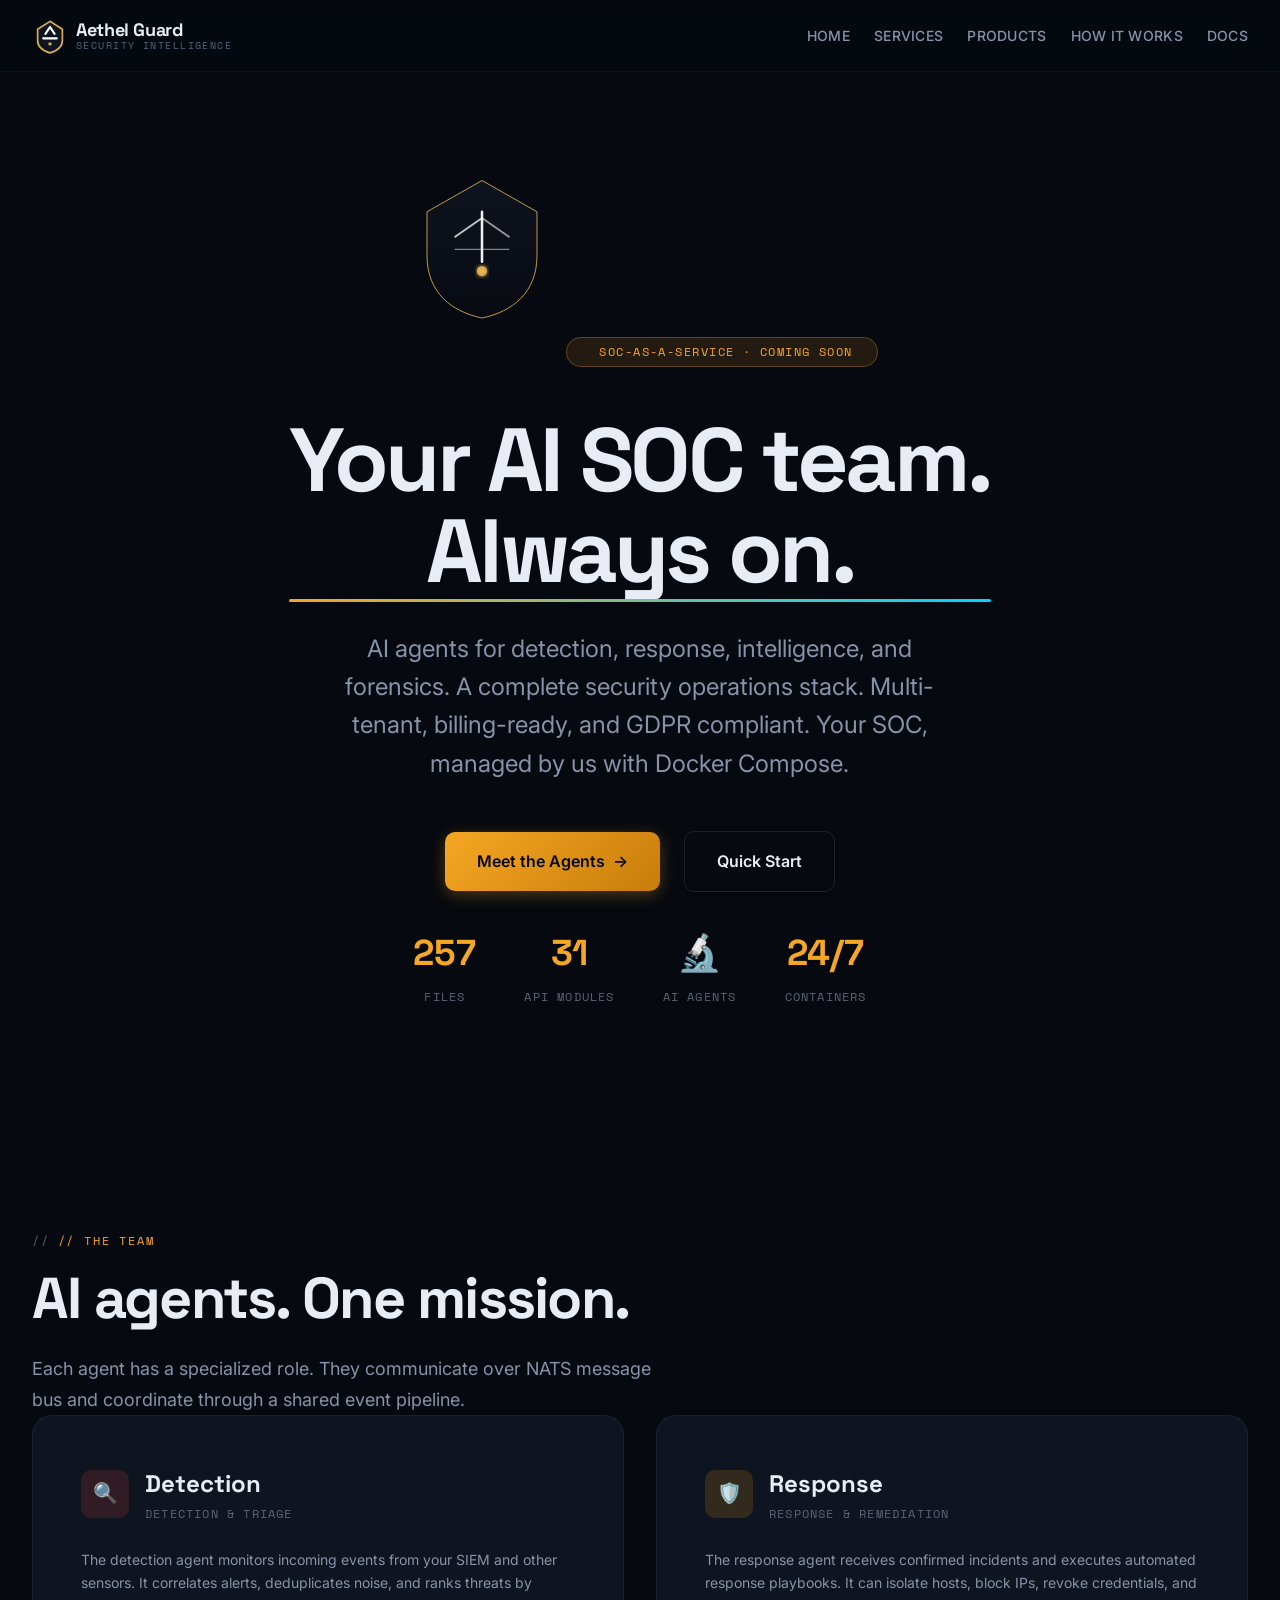
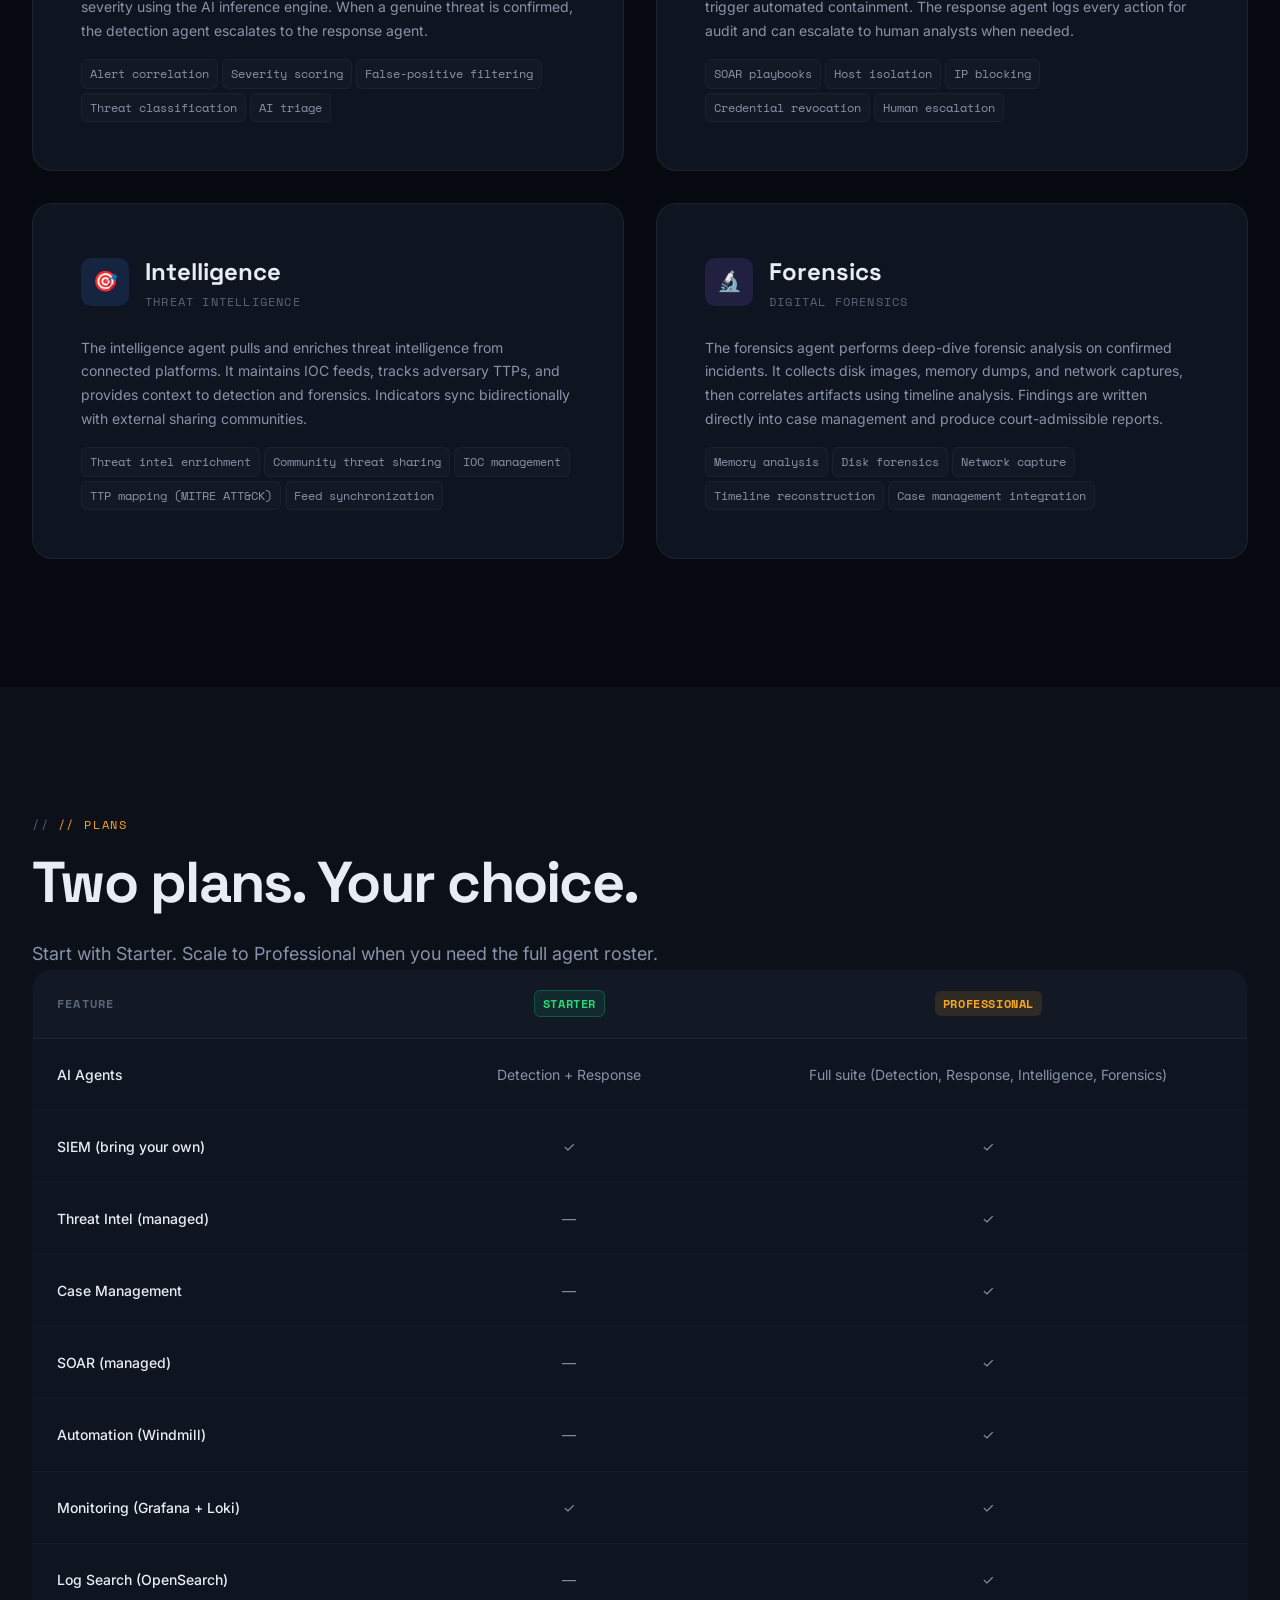
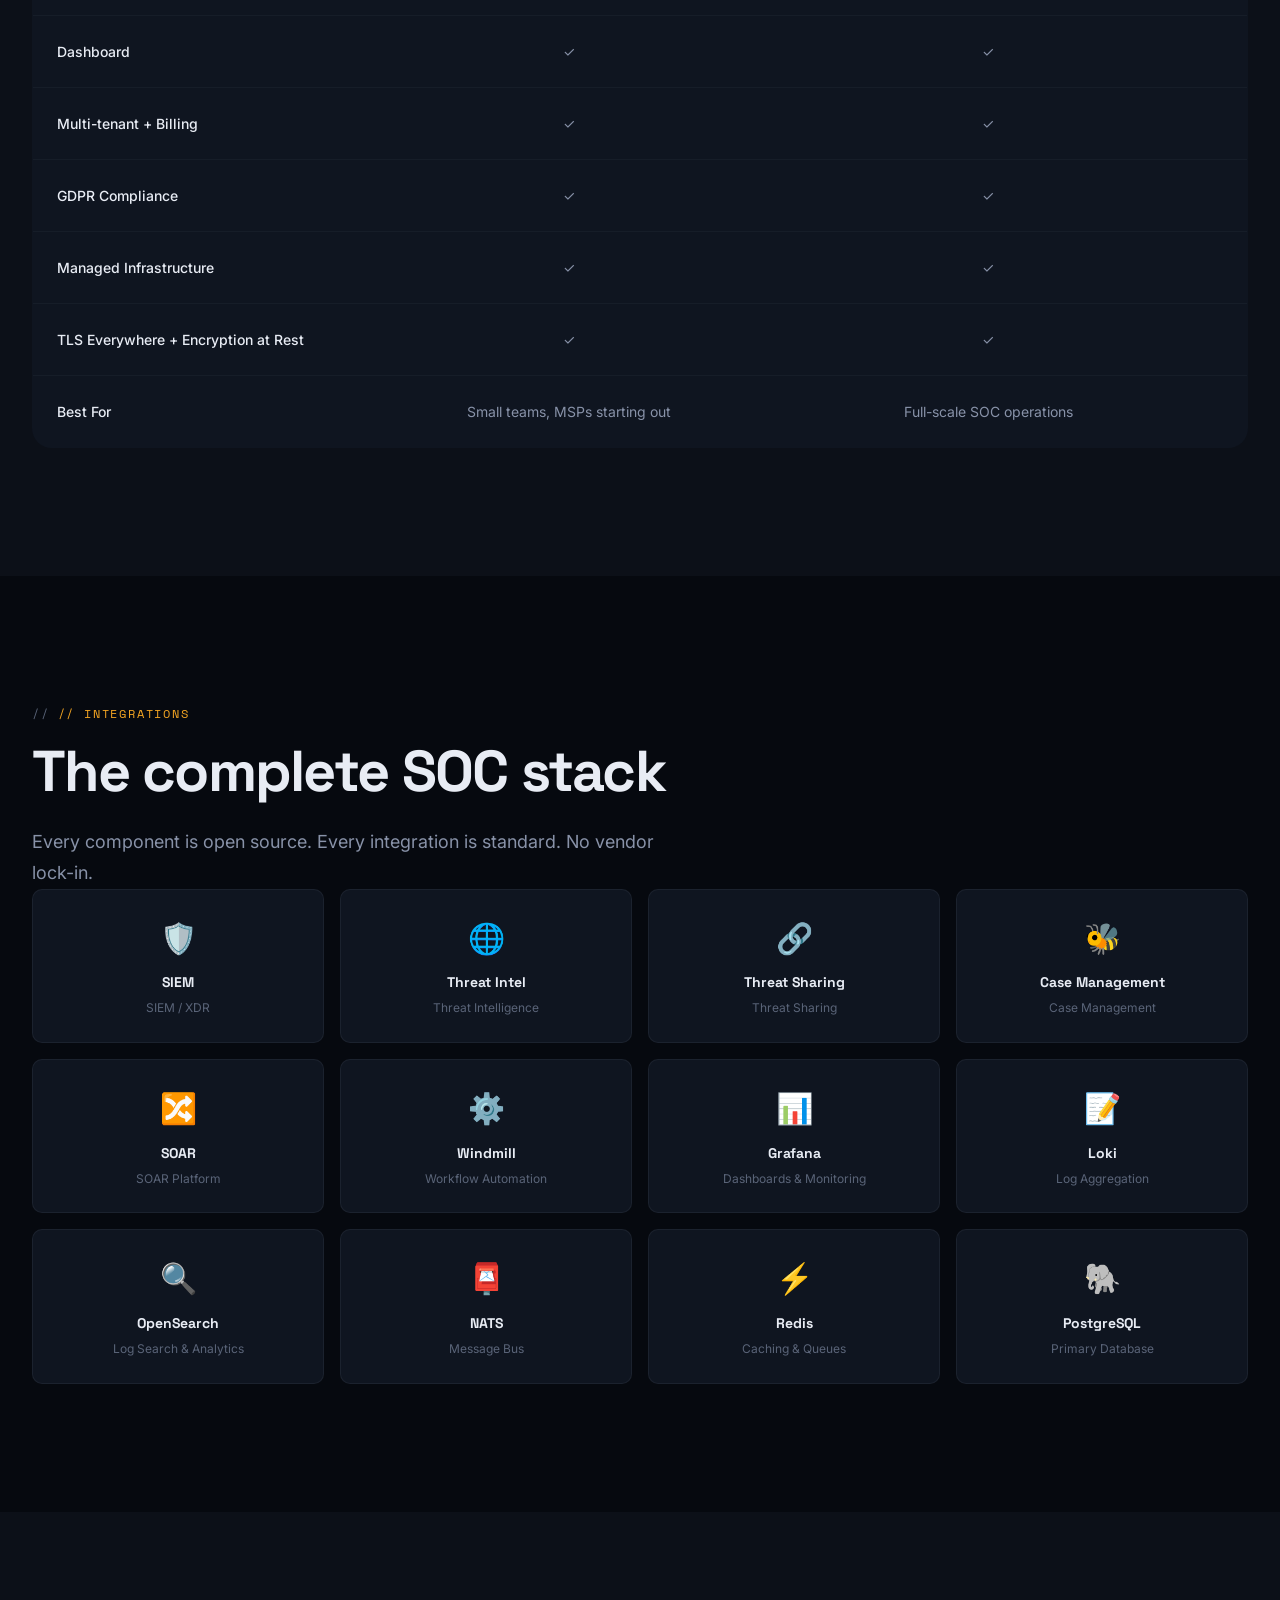
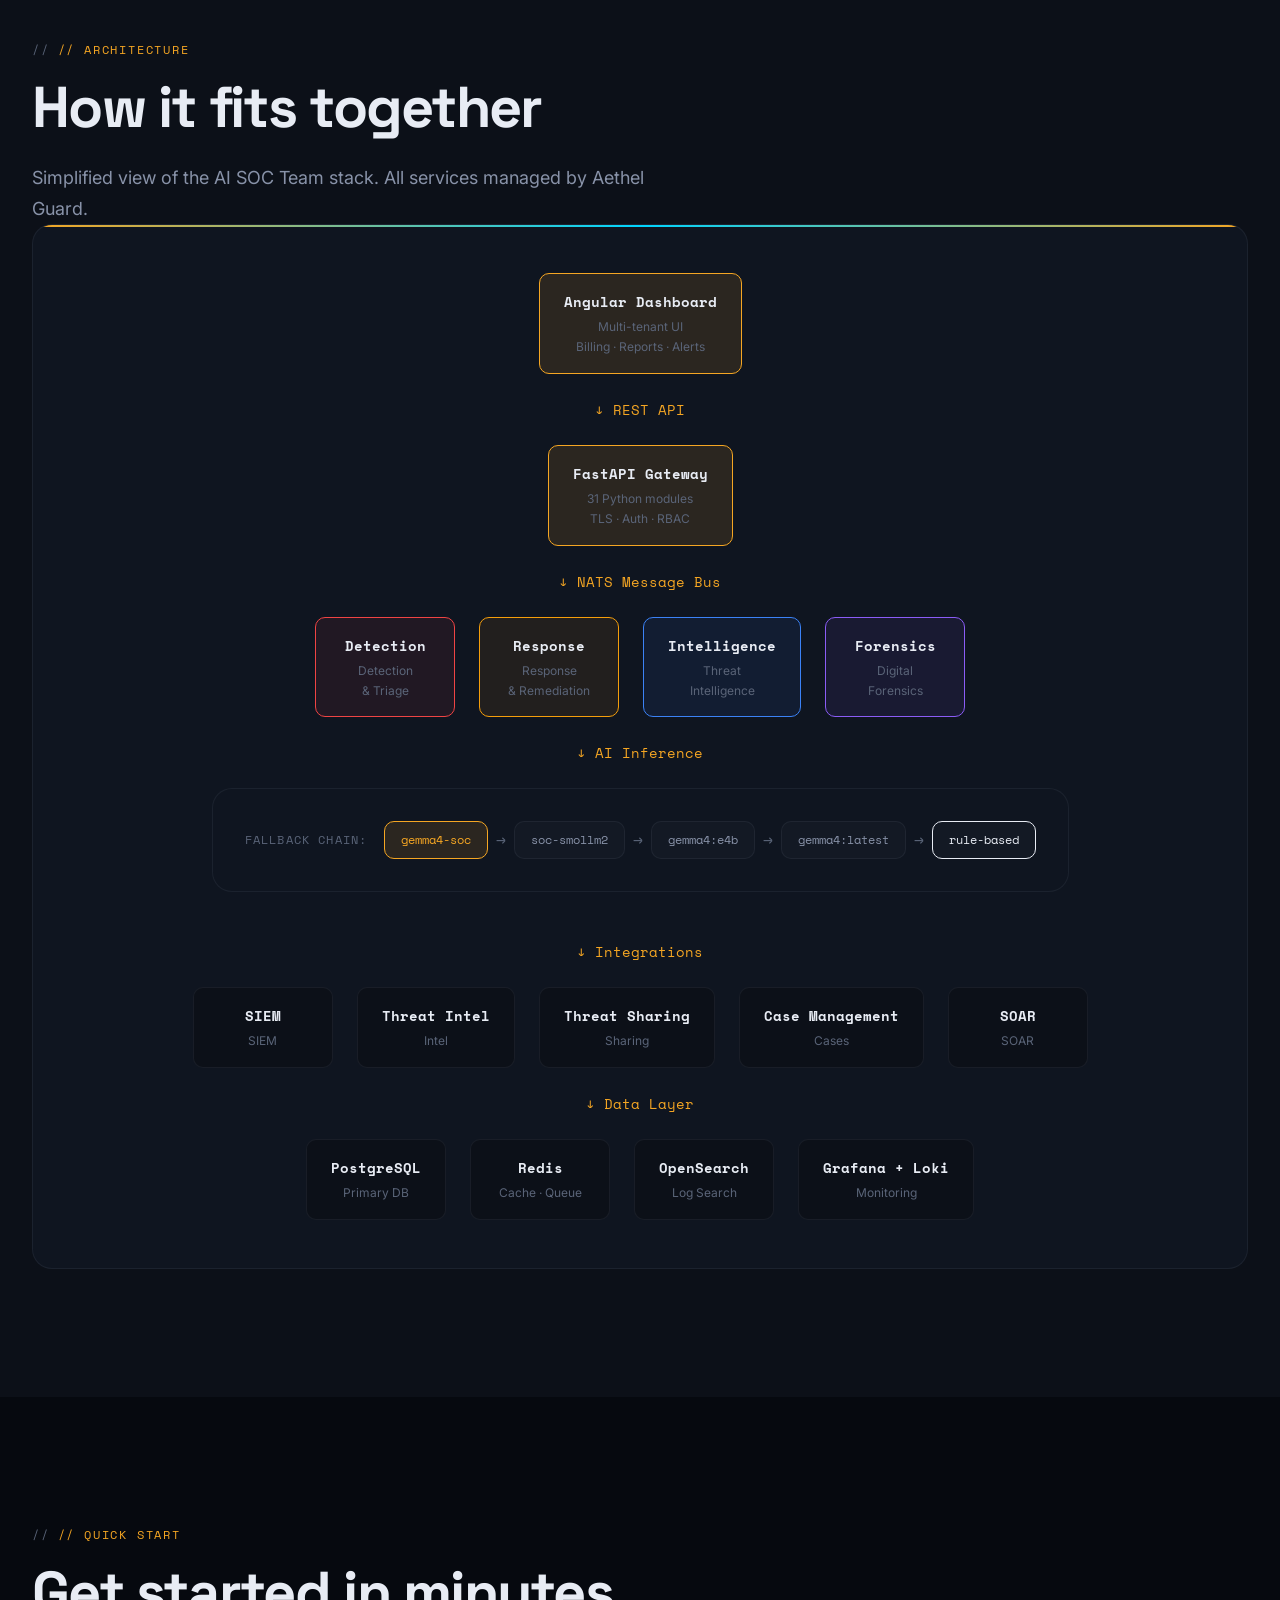
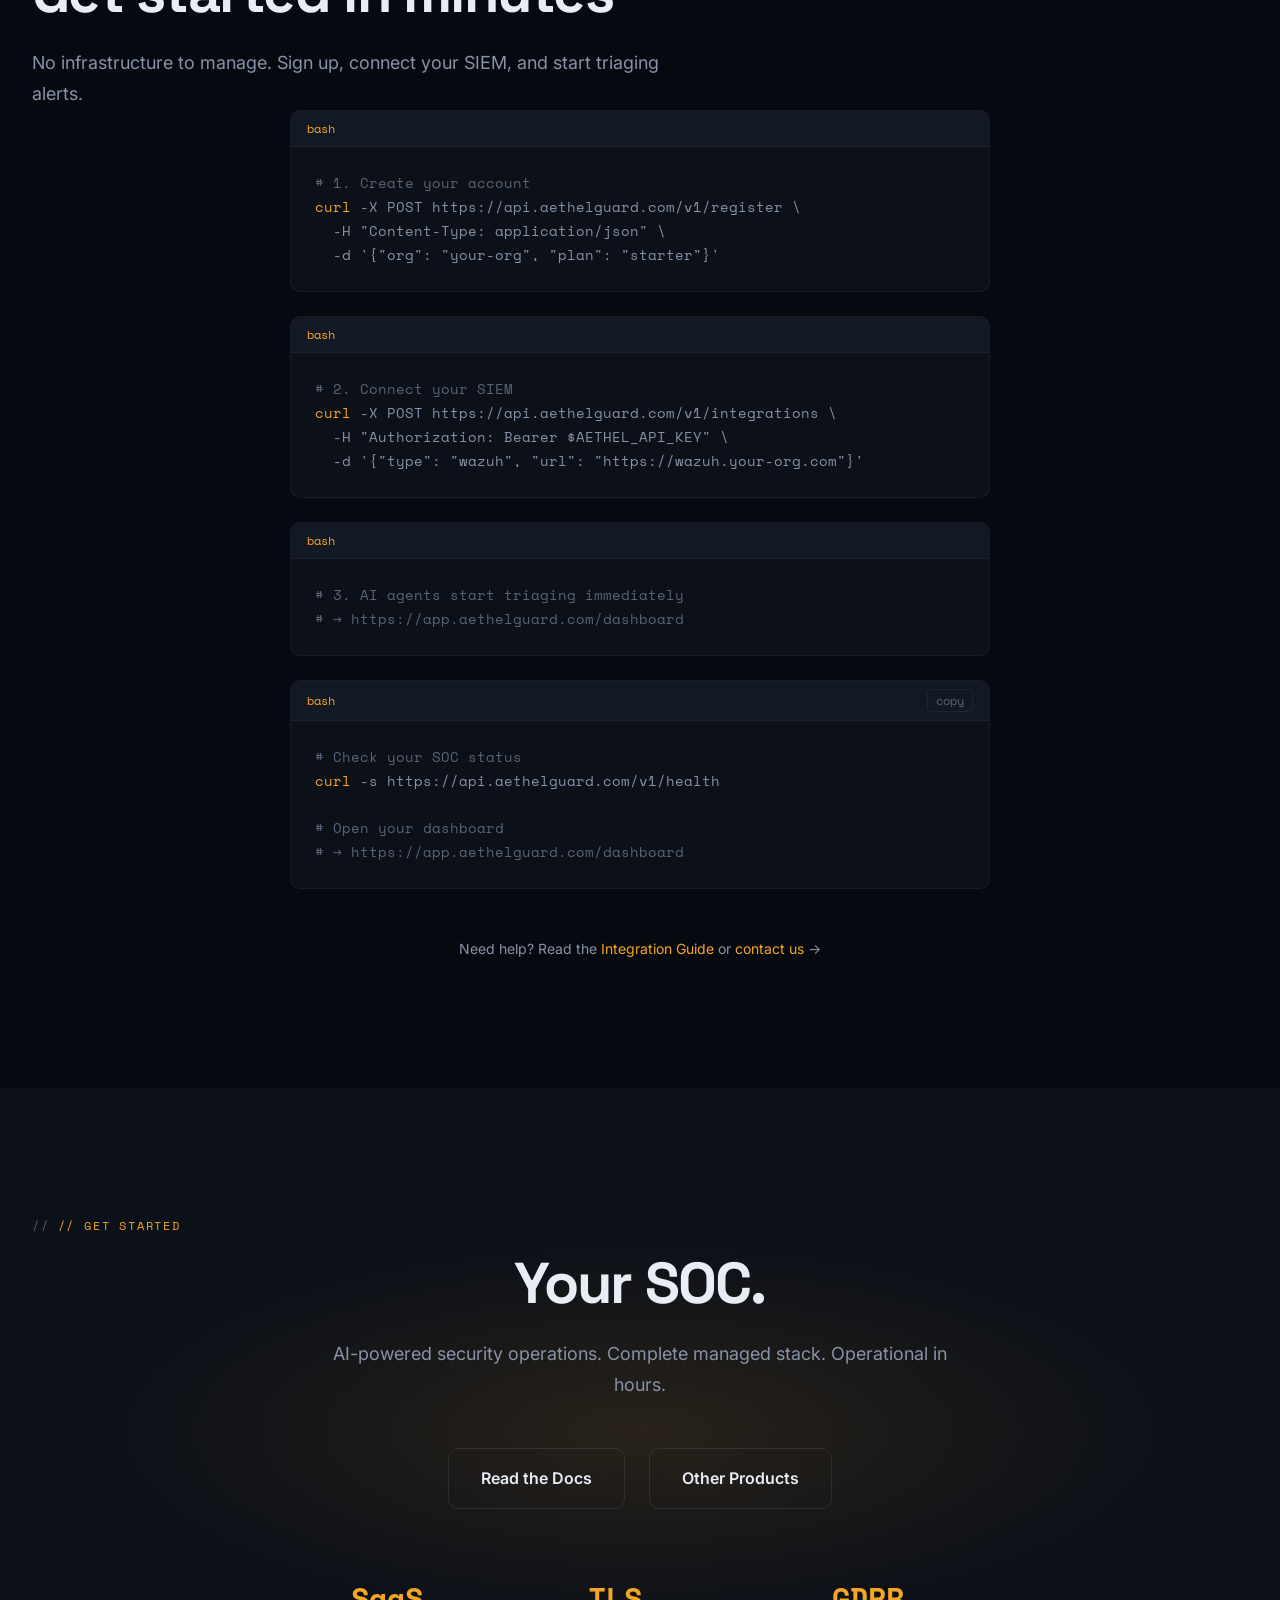
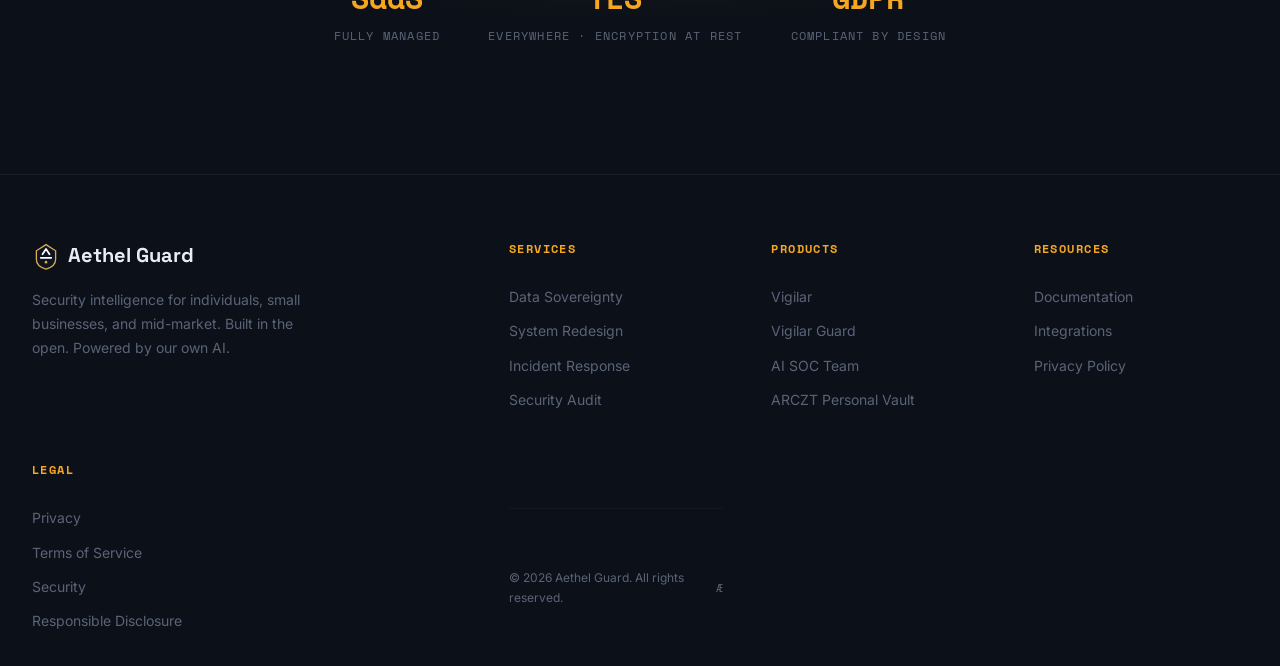
<file: pages/ai-soc-team/index.html>
<!DOCTYPE html>
<html lang="en">
<head>
  <meta charset="UTF-8">
  <meta name="viewport" content="width=device-width, initial-scale=1.0">
  <title>AI SOC Team — Aethel Guard</title>
  <meta name="description" content="SOC-as-a-Service platform. AI agents for detection, response, intelligence, and forensics. Managed SIEM, threat intel, case management, and SOAR.">
  <link rel="icon" href="../../assets/img/favicon.svg" type="image/svg+xml">
  <link rel="preconnect" href="https://fonts.googleapis.com">
  <link rel="preconnect" href="https://fonts.gstatic.com" crossorigin>
  <link href="https://fonts.googleapis.com/css2?family=Inter:wght@400;500;600;700&family=Space+Grotesk:wght@400;500;600;700&family=Space+Mono:wght@400;700&display=swap" rel="stylesheet">
  <link rel="stylesheet" href="../../assets/css/style.css">
  <style>
    /* Page-specific styles */
    .agent-grid {
      display: grid;
      grid-template-columns: repeat(2, 1fr);
      gap: var(--space-xl);
    }
    .agent-card {
      background: var(--bg-card);
      border: 1px solid var(--border-default);
      border-radius: var(--radius-xl);
      padding: var(--space-2xl);
      transition: all var(--transition-slow);
      position: relative;
      overflow: hidden;
    }
    .agent-card::before {
      content: '';
      position: absolute;
      top: 0; left: 0; right: 0;
      height: 3px;
      opacity: 0;
      transition: opacity var(--transition-slow);
    }
    .agent-card:hover {
      border-color: var(--border-accent);
      background: var(--bg-card-hover);
      transform: translateY(-4px);
      box-shadow: var(--shadow-lg), var(--shadow-glow);
    }
    .agent-card:hover::before { opacity: 1; }
    .agent-card.alpha::before { background: linear-gradient(90deg, #EF4444, transparent); }
    .agent-card.bravo::before { background: linear-gradient(90deg, #F59E0B, transparent); }
    .agent-card.charlie::before { background: linear-gradient(90deg, #3B82F6, transparent); }
    .agent-card.delta::before { background: linear-gradient(90deg, #8B5CF6, transparent); }
    .agent-header {
      display: flex;
      align-items: center;
      gap: var(--space-md);
      margin-bottom: var(--space-lg);
    }
    .agent-badge {
      width: 48px; height: 48px;
      border-radius: var(--radius-md);
      display: flex;
      align-items: center;
      justify-content: center;
      font-family: var(--font-display);
      font-size: var(--text-xl);
      font-weight: 700;
    }
    .agent-badge.alpha { background: rgba(239, 68, 68, 0.15); color: #EF4444; }
    .agent-badge.bravo { background: rgba(245, 158, 11, 0.15); color: #F59E0B; }
    .agent-badge.charlie { background: rgba(59, 130, 246, 0.15); color: #3B82F6; }
    .agent-badge.delta { background: rgba(139, 92, 246, 0.15); color: #8B5CF6; }
    .agent-card h3 {
      font-family: var(--font-display);
      font-size: var(--text-2xl);
      font-weight: 700;
    }
    .agent-card .agent-role {
      font-family: var(--font-mono);
      font-size: var(--text-xs);
      color: var(--text-muted);
      text-transform: uppercase;
      letter-spacing: 0.1em;
    }
    .agent-card p {
      color: var(--text-secondary);
      font-size: var(--text-sm);
      margin-bottom: var(--space-md);
      line-height: 1.7;
    }
    .agent-skills {
      list-style: none;
      display: flex;
      flex-wrap: wrap;
      gap: var(--space-xs);
    }
    .agent-skills li {
      font-family: var(--font-mono);
      font-size: var(--text-xs);
      padding: var(--space-xs) var(--space-sm);
      border-radius: var(--radius-sm);
      background: var(--bg-tertiary);
      color: var(--text-secondary);
      border: 1px solid var(--border-subtle);
    }

    /* Tier table */
    .tier-table {
      width: 100%;
      border-collapse: collapse;
      font-size: var(--text-sm);
      background: var(--bg-card);
      border: 1px solid var(--border-default);
      border-radius: var(--radius-xl);
      overflow: hidden;
    }
    .tier-table th {
      font-family: var(--font-mono);
      font-size: var(--text-xs);
      text-transform: uppercase;
      letter-spacing: 0.1em;
      color: var(--text-muted);
      text-align: left;
      padding: var(--space-lg);
      border-bottom: 1px solid var(--border-default);
      background: var(--bg-tertiary);
    }
    .tier-table th:not(:first-child) {
      text-align: center;
      color: var(--accent);
    }
    .tier-table td {
      padding: var(--space-lg);
      border-bottom: 1px solid var(--border-subtle);
      color: var(--text-secondary);
    }
    .tier-table td:not(:first-child) {
      text-align: center;
    }
    .tier-table td:first-child {
      color: var(--text-primary);
      font-weight: 500;
    }
    .tier-table tr:last-child td { border-bottom: none; }
    .tier-table tr:hover td { background: var(--accent-glow); }
    .tier-label {
      font-family: var(--font-mono);
      font-size: var(--text-xs);
      padding: var(--space-xs) var(--space-sm);
      border-radius: var(--radius-sm);
      text-transform: uppercase;
      letter-spacing: 0.05em;
    }
    .tier-label.core { background: rgba(16, 185, 129, 0.1); border: 1px solid rgba(16, 185, 129, 0.3); color: var(--success); }
    .tier-label.full { background: var(--accent-glow); border: 1px solid var(--border-accent); color: var(--accent); }

    /* Integrations grid */
    .integrations-grid {
      display: grid;
      grid-template-columns: repeat(4, 1fr);
      gap: var(--space-md);
    }
    .integration-tile {
      background: var(--bg-card);
      border: 1px solid var(--border-default);
      border-radius: var(--radius-md);
      padding: var(--space-lg);
      text-align: center;
      transition: all var(--transition-default);
    }
    .integration-tile:hover {
      border-color: var(--border-accent);
      background: var(--bg-card-hover);
      transform: translateY(-2px);
    }
    .integration-tile .tool-icon {
      font-size: var(--text-3xl);
      margin-bottom: var(--space-sm);
    }
    .integration-tile h4 {
      font-family: var(--font-display);
      font-size: var(--text-sm);
      font-weight: 700;
      margin-bottom: var(--space-xs);
    }
    .integration-tile p {
      font-size: var(--text-xs);
      color: var(--text-muted);
    }

    /* Fallback chain */
    .fallback-chain {
      display: flex;
      align-items: center;
      gap: var(--space-sm);
      flex-wrap: wrap;
      justify-content: center;
      padding: var(--space-xl);
      background: var(--bg-card);
      border: 1px solid var(--border-default);
      border-radius: var(--radius-xl);
    }
    .fallback-node {
      font-family: var(--font-mono);
      font-size: var(--text-xs);
      padding: var(--space-sm) var(--space-md);
      border-radius: var(--radius-md);
      background: var(--bg-tertiary);
      border: 1px solid var(--border-default);
      color: var(--text-secondary);
    }
    .fallback-node.primary { border-color: var(--accent); color: var(--accent); background: var(--accent-glow); }
    .fallback-node.final { border-color: var(--danger); color: var(--danger); }
    .fallback-arrow { color: var(--text-muted); font-family: var(--font-mono); }

    /* Stats row */
    .stats-row {
      display: flex;
      gap: var(--space-2xl);
      justify-content: center;
      flex-wrap: wrap;
      margin-top: var(--space-xl);
    }
    .stat-item { text-align: center; }
    .stat-item .stat-num {
      font-family: var(--font-display);
      font-size: var(--text-4xl);
      font-weight: 700;
      color: var(--accent);
    }
    .stat-item .stat-label {
      font-family: var(--font-mono);
      font-size: var(--text-xs);
      color: var(--text-muted);
      text-transform: uppercase;
      letter-spacing: 0.1em;
      margin-top: var(--space-xs);
    }

    @media (max-width: 768px) {
      .agent-grid { grid-template-columns: 1fr; }
      .integrations-grid { grid-template-columns: repeat(2, 1fr); }
    }
    @media (max-width: 1024px) {
      .agent-grid { grid-template-columns: 1fr; }
      .integrations-grid { grid-template-columns: repeat(3, 1fr); }
    }
  </style>
</head>
<body>

<!-- ═══ NAVIGATION ═══ -->
<nav class="nav">
  <div class="nav-inner">
    <a href="../../index.html" class="nav-brand">
      <svg class="logo-mark" width="32" height="32" viewBox="0 0 32 32" fill="none" xmlns="http://www.w3.org/2000/svg">
        <path d="M16 3 L5 10 L5 20 C5 26 9 29 16 31 C23 29 27 26 27 20 L27 10 Z" fill="#0F1520" stroke="#D9AB52" stroke-width="1.5"/>
        <path d="M12 14 L16 8 L20 14 M10 18 L22 18" stroke="#FFFFFF" stroke-width="2" stroke-linecap="round" stroke-linejoin="round"/>
        <circle cx="16" cy="23" r="1.5" fill="#D9AB52"/>
      </svg>
      <div class="nav-brand-text">
        <span class="nav-brand-name">Aethel Guard</span>
        <span class="nav-brand-tagline">Security Intelligence</span>
      </div>
    </a>
    <ul class="nav-links"><li><a href="../../index.html">Home</a></li>
      <li><a href="../services/index.html">Services</a></li>
      <li><a href="../../index.html#products">Products</a></li>
      <li><a href="../../index.html#journey">How It Works</a></li>
      <li><a href="../docs/index.html">Docs</a></li>
    </ul>
    <button class="nav-mobile-toggle" aria-label="Menu">
      <span></span><span></span><span></span>
    </button>
  </div>
</nav>

<!-- ═══ HERO ═══ -->
<section class="hero">
  <div class="hero-content animate-in">
    <img src="../../assets/img/logo.svg" alt="Aethel Guard" style="width: 160px; margin-bottom: var(--space-lg); opacity: 0.95;">
    <div class="hero-badge">
      <span class="pulse"></span>
      SOC-as-a-Service · Coming Soon
    </div>
    <h1>
      Your AI SOC team.<br>
      <span class="accent">Always on.</span>
    </h1>
    <p class="hero-subtitle">
      AI agents for detection, response, intelligence, and forensics. A complete security operations stack. Multi-tenant, billing-ready, and GDPR compliant. Your SOC, managed by us with Docker Compose.
    </p>
    <div class="hero-actions">
      <a href="#agents" class="btn btn-primary">Meet the Agents <span class="arrow">→</span></a>
      <a href="#quickstart" class="btn btn-secondary">Quick Start</a>
    </div>
    <div class="stats-row">
      <div class="stat-item">
        <div class="stat-num">257</div>
        <div class="stat-label">Files</div>
      </div>
      <div class="stat-item">
        <div class="stat-num">31</div>
        <div class="stat-label">API Modules</div>
      </div>
      <div class="stat-item">
        <div class="stat-num">🔬</div>
        <div class="stat-label">AI Agents</div>
      </div>
      <div class="stat-item">
        <div class="stat-num">24/7</div>
        <div class="stat-label">Containers</div>
      </div>
    </div>
  </div>
</section>

<!-- ═══ THE FOUR AGENTS ═══ -->
<section class="section" id="agents">
  <div class="section-inner">
    <div class="section-label">// The Team</div>
    <h2 class="section-title">AI agents. One mission.</h2>
    <p class="section-subtitle">Each agent has a specialized role. They communicate over NATS message bus and coordinate through a shared event pipeline.</p>

    <div class="agent-grid">

      <!-- Detection -->
      <div class="agent-card alpha animate-in">
        <div class="agent-header">
          <div class="agent-badge alpha">🔍</div>
          <div>
            <h3>Detection</h3>
            <div class="agent-role">Detection &amp; Triage</div>
          </div>
        </div>
        <p>
          The detection agent monitors incoming events from your SIEM and other sensors. It correlates alerts, deduplicates noise, and ranks threats by severity using the AI inference engine. When a genuine threat is confirmed, the detection agent escalates to the response agent.
        </p>
        <ul class="agent-skills">
          <li>Alert correlation</li>
          <li>Severity scoring</li>
          <li>False-positive filtering</li>
          <li>Threat classification</li>
          <li>AI triage</li>
        </ul>
      </div>

      <!-- Response -->
      <div class="agent-card bravo animate-in animate-delay-1">
        <div class="agent-header">
          <div class="agent-badge bravo">🛡️</div>
          <div>
            <h3>Response</h3>
            <div class="agent-role">Response &amp; Remediation</div>
          </div>
        </div>
        <p>
          The response agent receives confirmed incidents and executes automated response playbooks. It can isolate hosts, block IPs, revoke credentials, and trigger automated containment. The response agent logs every action for audit and can escalate to human analysts when needed.
        </p>
        <ul class="agent-skills">
          <li>SOAR playbooks</li>
          <li>Host isolation</li>
          <li>IP blocking</li>
          <li>Credential revocation</li>
          <li>Human escalation</li>
        </ul>
      </div>

      <!-- Intelligence -->
      <div class="agent-card charlie animate-in animate-delay-2">
        <div class="agent-header">
          <div class="agent-badge charlie">🎯</div>
          <div>
            <h3>Intelligence</h3>
            <div class="agent-role">Threat Intelligence</div>
          </div>
        </div>
        <p>
          The intelligence agent pulls and enriches threat intelligence from connected platforms. It maintains IOC feeds, tracks adversary TTPs, and provides context to detection and forensics. Indicators sync bidirectionally with external sharing communities.
        </p>
        <ul class="agent-skills">
          <li>Threat intel enrichment</li>
          <li>Community threat sharing</li>
          <li>IOC management</li>
          <li>TTP mapping (MITRE ATT&amp;CK)</li>
          <li>Feed synchronization</li>
        </ul>
      </div>

      <!-- Forensics -->
      <div class="agent-card delta animate-in animate-delay-3">
        <div class="agent-header">
          <div class="agent-badge delta">🔬</div>
          <div>
            <h3>Forensics</h3>
            <div class="agent-role">Digital Forensics</div>
          </div>
        </div>
        <p>
          The forensics agent performs deep-dive forensic analysis on confirmed incidents. It collects disk images, memory dumps, and network captures, then correlates artifacts using timeline analysis. Findings are written directly into case management and produce court-admissible reports.
        </p>
        <ul class="agent-skills">
          <li>Memory analysis</li>
          <li>Disk forensics</li>
          <li>Network capture</li>
          <li>Timeline reconstruction</li>
          <li>Case management integration</li>
        </ul>
      </div>

    </div>
  </div>
</section>

<!-- ═══ SERVICE TIERS ═══ -->
<section class="section" id="tiers" style="background: var(--bg-secondary);">
  <div class="section-inner">
    <div class="section-label">// Plans</div>
    <h2 class="section-title">Two plans. Your choice.</h2>
    <p class="section-subtitle">Start with Starter. Scale to Professional when you need the full agent roster.</p>

    <div style="overflow-x: auto;">
      <table class="tier-table">
        <thead>
          <tr>
            <th>Feature</th>
            <th><span class="tier-label core">Starter</span></th>
            <th><span class="tier-label full">Professional</span></th>
          </tr>
        </thead>
        <tbody>

          <tr>
            <td>AI Agents</td>
            <td>Detection + Response</td>
            <td>Full suite (Detection, Response, Intelligence, Forensics)</td>
          </tr>
          <tr>
            <td>SIEM (bring your own)</td>
            <td>✓</td>
            <td>✓</td>
          </tr>
          <tr>
            <td>Threat Intel (managed)</td>
            <td>—</td>
            <td>✓</td>
          </tr>
          <tr>
            <td>Case Management</td>
            <td>—</td>
            <td>✓</td>
          </tr>
          <tr>
            <td>SOAR (managed)</td>
            <td>—</td>
            <td>✓</td>
          </tr>
          <tr>
            <td>Automation (Windmill)</td>
            <td>—</td>
            <td>✓</td>
          </tr>
          <tr>
            <td>Monitoring (Grafana + Loki)</td>
            <td>✓</td>
            <td>✓</td>
          </tr>
          <tr>
            <td>Log Search (OpenSearch)</td>
            <td>—</td>
            <td>✓</td>
          </tr>
          <tr>
            <td>Dashboard</td>
            <td>✓</td>
            <td>✓</td>
          </tr>
          <tr>
            <td>Multi-tenant + Billing</td>
            <td>✓</td>
            <td>✓</td>
          </tr>
          <tr>
            <td>GDPR Compliance</td>
            <td>✓</td>
            <td>✓</td>
          </tr>
          <tr>
            <td>Managed Infrastructure</td>
            <td>✓</td>
            <td>✓</td>
          </tr>
          <tr>
            <td>TLS Everywhere + Encryption at Rest</td>
            <td>✓</td>
            <td>✓</td>
          </tr>
          <tr>
            <td>Best For</td>
            <td>Small teams, MSPs starting out</td>
            <td>Full-scale SOC operations</td>
          </tr>
        </tbody>
      </table>
    </div>
  </div>
</section>

<!-- ═══ INTEGRATIONS ═══ -->
<section class="section" id="integrations">
  <div class="section-inner">
    <div class="section-label">// Integrations</div>
    <h2 class="section-title">The complete SOC stack</h2>
    <p class="section-subtitle">Every component is open source. Every integration is standard. No vendor lock-in.</p>

    <div class="integrations-grid">
      <div class="integration-tile">
        <div class="tool-icon">🛡️</div>
        <h4>SIEM</h4>
        <p>SIEM / XDR</p>
      </div>
      <div class="integration-tile">
        <div class="tool-icon">🌐</div>
        <h4>Threat Intel</h4>
        <p>Threat Intelligence</p>
      </div>
      <div class="integration-tile">
        <div class="tool-icon">🔗</div>
        <h4>Threat Sharing</h4>
        <p>Threat Sharing</p>
      </div>
      <div class="integration-tile">
        <div class="tool-icon">🐝</div>
        <h4>Case Management</h4>
        <p>Case Management</p>
      </div>
      <div class="integration-tile">
        <div class="tool-icon">🔀</div>
        <h4>SOAR</h4>
        <p>SOAR Platform</p>
      </div>
      <div class="integration-tile">
        <div class="tool-icon">⚙️</div>
        <h4>Windmill</h4>
        <p>Workflow Automation</p>
      </div>
      <div class="integration-tile">
        <div class="tool-icon">📊</div>
        <h4>Grafana</h4>
        <p>Dashboards &amp; Monitoring</p>
      </div>
      <div class="integration-tile">
        <div class="tool-icon">📝</div>
        <h4>Loki</h4>
        <p>Log Aggregation</p>
      </div>
      <div class="integration-tile">
        <div class="tool-icon">🔍</div>
        <h4>OpenSearch</h4>
        <p>Log Search &amp; Analytics</p>
      </div>
      <div class="integration-tile">
        <div class="tool-icon">📮</div>
        <h4>NATS</h4>
        <p>Message Bus</p>
      </div>
      <div class="integration-tile">
        <div class="tool-icon">⚡</div>
        <h4>Redis</h4>
        <p>Caching &amp; Queues</p>
      </div>
      <div class="integration-tile">
        <div class="tool-icon">🐘</div>
        <h4>PostgreSQL</h4>
        <p>Primary Database</p>
      </div>
    </div>
  </div>
</section>

<!-- ═══ ARCHITECTURE ═══ -->
<section class="section" id="architecture" style="background: var(--bg-secondary);">
  <div class="section-inner">
    <div class="section-label">// Architecture</div>
    <h2 class="section-title">How it fits together</h2>
    <p class="section-subtitle">Simplified view of the AI SOC Team stack. All services managed by Aethel Guard.</p>

    <div class="architecture-diagram">
      <div class="arch-flow">

        <!-- Dashboard layer -->
        <div class="arch-row">
          <div class="arch-block primary">
            <h4>Angular Dashboard</h4>
            <p>Multi-tenant UI<br>Billing · Reports · Alerts</p>
          </div>
        </div>

        <div class="arch-arrow">↓ REST API</div>

        <!-- API layer -->
        <div class="arch-row">
          <div class="arch-block primary">
            <h4>FastAPI Gateway</h4>
            <p>31 Python modules<br>TLS · Auth · RBAC</p>
          </div>
        </div>

        <div class="arch-arrow">↓ NATS Message Bus</div>

        <!-- Agent layer -->
        <div class="arch-row">
          <div class="arch-block" style="border-color: #EF4444; background: rgba(239, 68, 68, 0.08);">
            <h4>Detection</h4>
            <p>Detection<br>&amp; Triage</p>
          </div>
          <div class="arch-block" style="border-color: #F59E0B; background: rgba(245, 158, 11, 0.08);">
            <h4>Response</h4>
            <p>Response<br>&amp; Remediation</p>
          </div>
          <div class="arch-block" style="border-color: #3B82F6; background: rgba(59, 130, 246, 0.08);">
            <h4>Intelligence</h4>
            <p>Threat<br>Intelligence</p>
          </div>
          <div class="arch-block" style="border-color: #8B5CF6; background: rgba(139, 92, 246, 0.08);">
            <h4>Forensics</h4>
            <p>Digital<br>Forensics</p>
          </div>
        </div>

        <div class="arch-arrow">↓ AI Inference</div>

        <!-- AI fallback chain -->
        <div class="fallback-chain">
          <span style="font-family: var(--font-mono); font-size: var(--text-xs); color: var(--text-muted); text-transform: uppercase; letter-spacing: 0.1em; margin-right: var(--space-sm);">Fallback chain:</span>
          <span class="fallback-node primary">gemma4-soc</span>
          <span class="fallback-arrow">→</span>
          <span class="fallback-node">soc-smollm2</span>
          <span class="fallback-arrow">→</span>
          <span class="fallback-node">gemma4:e4b</span>
          <span class="fallback-arrow">→</span>
          <span class="fallback-node">gemma4:latest</span>
          <span class="fallback-arrow">→</span>
          <span class="fallback-node final">rule-based</span>
        </div>

        <div class="arch-arrow" style="margin-top: var(--space-lg);">↓ Integrations</div>

        <!-- Integration layer -->
        <div class="arch-row">
          <div class="arch-block">
            <h4>SIEM</h4>
            <p>SIEM</p>
          </div>
          <div class="arch-block">
            <h4>Threat Intel</h4>
            <p>Intel</p>
          </div>
          <div class="arch-block">
            <h4>Threat Sharing</h4>
            <p>Sharing</p>
          </div>
          <div class="arch-block">
            <h4>Case Management</h4>
            <p>Cases</p>
          </div>
          <div class="arch-block">
            <h4>SOAR</h4>
            <p>SOAR</p>
          </div>
        </div>

        <div class="arch-arrow">↓ Data Layer</div>

        <!-- Data layer -->
        <div class="arch-row">
          <div class="arch-block">
            <h4>PostgreSQL</h4>
            <p>Primary DB</p>
          </div>
          <div class="arch-block">
            <h4>Redis</h4>
            <p>Cache · Queue</p>
          </div>
          <div class="arch-block">
            <h4>OpenSearch</h4>
            <p>Log Search</p>
          </div>
          <div class="arch-block">
            <h4>Grafana + Loki</h4>
            <p>Monitoring</p>
          </div>
        </div>

      </div>
    </div>
  </div>
</section>

<!-- ═══ QUICK START ═══ -->
<section class="section" id="quickstart">
  <div class="section-inner">
    <div class="section-label">// Quick Start</div>
    <h2 class="section-title">Get started in minutes</h2>
    <p class="section-subtitle">No infrastructure to manage. Sign up, connect your SIEM, and start triaging alerts.</p>

    <div style="max-width: 700px; margin: 0 auto; display: flex; flex-direction: column; gap: var(--space-lg);">

      <div class="code-block">
        <div class="code-header">
          <span class="lang">bash</span>
        </div>
        <pre><span class="comment"># 1. Create your account</span>
<span class="keyword">curl</span> -X POST https://api.aethelguard.com/v1/register \
  -H "Content-Type: application/json" \
  -d '{"org": "your-org", "plan": "starter"}'</pre>
      </div>

      <div class="code-block">
        <div class="code-header">
          <span class="lang">bash</span>
        </div>
        <pre><span class="comment"># 2. Connect your SIEM</span>
<span class="keyword">curl</span> -X POST https://api.aethelguard.com/v1/integrations \
  -H "Authorization: Bearer $AETHEL_API_KEY" \
  -d '{"type": "wazuh", "url": "https://wazuh.your-org.com"}'</pre>
      </div>

      <div class="code-block">
        <div class="code-header">
          <span class="lang">bash</span>
        </div>
        <pre><span class="comment"># 3. AI agents start triaging immediately</span>
<span class="comment"># → https://app.aethelguard.com/dashboard</span></pre>
      </div>

      <div class="code-block">
        <div class="code-header">
          <span class="lang">bash</span>
          <button class="copy-btn" onclick="navigator.clipboard.writeText('curl -s https://api.aethelguard.com/v1/health')">copy</button>
        </div>
        <pre><span class="comment"># Check your SOC status</span>
<span class="keyword">curl</span> -s https://api.aethelguard.com/v1/health

<span class="comment"># Open your dashboard</span>
<span class="comment"># → https://app.aethelguard.com/dashboard</span></pre>
      </div>

    </div>

    <div style="text-align: center; margin-top: var(--space-2xl);">
      <p style="color: var(--text-secondary); font-size: var(--text-sm);">
        Need help? Read the <a href="../docs/index.html" style="color: var(--accent);">Integration Guide</a> or <a href="mailto:hello@aethelguard.com" style="color: var(--accent);">contact us</a> →
      </p>
    </div>
  </div>
</section>

<!-- ═══ CTA ═══ -->
<section class="section" style="background: var(--bg-secondary); position: relative; overflow: hidden;">
  <div style="position: absolute; top: 0; left: 0; right: 0; bottom: 0; background: radial-gradient(ellipse 60% 40% at 50% 50%, var(--accent-glow) 0%, transparent 70%); pointer-events: none;"></div>
  <div class="section-inner" style="text-align: center; position: relative; z-index: 1;">
    <div class="section-label">// Get Started</div>
    <h2 class="section-title">Your SOC.</h2>
    <p class="section-subtitle" style="margin-left: auto; margin-right: auto;">AI-powered security operations. Complete managed stack. Operational in hours.</p>

    <div style="display: flex; gap: var(--space-lg); justify-content: center; flex-wrap: wrap; margin-top: var(--space-2xl);">
      </a>
      <a href="../docs/index.html" class="btn btn-secondary">
        Read the Docs
      </a>
      <a href="../../index.html#products" class="btn btn-secondary">
        Other Products
      </a>
    </div>

    <div style="margin-top: var(--space-3xl); display: flex; gap: var(--space-2xl); justify-content: center; flex-wrap: wrap;">
      <div style="text-align: center;">
        <div style="font-family: var(--font-mono); font-size: var(--text-3xl); font-weight: 700; color: var(--accent);">SaaS</div>
        <div style="font-family: var(--font-mono); font-size: var(--text-xs); color: var(--text-muted); text-transform: uppercase; letter-spacing: 0.1em; margin-top: var(--space-xs);">Fully managed</div>
      </div>
      <div style="text-align: center;">
        <div style="font-family: var(--font-mono); font-size: var(--text-3xl); font-weight: 700; color: var(--accent);">TLS</div>
        <div style="font-family: var(--font-mono); font-size: var(--text-xs); color: var(--text-muted); text-transform: uppercase; letter-spacing: 0.1em; margin-top: var(--space-xs);">Everywhere · Encryption at rest</div>
      </div>
      <div style="text-align: center;">
        <div style="font-family: var(--font-mono); font-size: var(--text-3xl); font-weight: 700; color: var(--accent);">GDPR</div>
        <div style="font-family: var(--font-mono); font-size: var(--text-xs); color: var(--text-muted); text-transform: uppercase; letter-spacing: 0.1em; margin-top: var(--space-xs);">Compliant by design</div>
      </div>
    </div>
  </div>
</section>

<!-- ═══ FOOTER ═══ -->


<footer class="footer">
  <div class="footer-inner">
    <div class="footer-brand">
      <div class="logo">
        <svg class="logo-mark" width="28" height="28" viewBox="0 0 32 32" fill="none" xmlns="http://www.w3.org/2000/svg">
          <path d="M16 3 L5 10 L5 20 C5 26 9 29 16 31 C23 29 27 26 27 20 L27 10 Z" fill="#0F1520" stroke="#D9AB52" stroke-width="1.5"/>
          <path d="M12 14 L16 8 L20 14 M10 18 L22 18" stroke="#FFFFFF" stroke-width="2" stroke-linecap="round" stroke-linejoin="round"/>
          <circle cx="16" cy="23" r="1.5" fill="#D9AB52"/>
        </svg>
        Aethel Guard
      </div>
      <p>Security intelligence for individuals, small businesses, and mid-market. Built in the open. Powered by our own AI.</p>
    </div>
    <div class="footer-col">
      <h4>Services</h4>
      <ul>
        <li><a href="../services/data-sovereignty.html">Data Sovereignty</a></li>
        <li><a href="../services/system-redesign.html">System Redesign</a></li>
        <li><a href="../services/incident-response.html">Incident Response</a></li>
        <li><a href="../services/security-audit.html">Security Audit</a></li>
      </ul>
    </div>
    <div class="footer-col">
      <h4>Products</h4>
      <ul>
        <li><a href="../vigilar/index.html">Vigilar</a></li>
        <li><a href="../vigilar-guard/index.html">Vigilar Guard</a></li>
        <li><a href="../ai-soc-team/index.html">AI SOC Team</a></li>
        <li><a href="../arczt/index.html">ARCZT Personal Vault</a></li>
      </ul>
    </div>
    <div class="footer-col">
      <h4>Resources</h4>
      <ul>
        <li><a href="../docs/index.html">Documentation</a></li>
        <li><a href="../integrations/index.html">Integrations</a></li>
        <li><a href="../privacy/index.html">Privacy Policy</a></li>
      </ul>
    </div>
    <div class="footer-col">
      <h4>Legal</h4>
      <ul>
        <li><a href="../privacy/index.html">Privacy</a></li>
        <li><a href="#">Terms of Service</a></li>
        <li><a href="#">Security</a></li>
        <li><a href="#">Responsible Disclosure</a></li>
      </ul>
    </div>
  <div class="footer-bottom">
    <span>© 2026 Aethel Guard. All rights reserved.</span>
    <span style="font-family: var(--font-mono); color: var(--text-muted);">Æ</span>
  </div>
</footer>

<script src="../../assets/js/main.js"></script>
</body>
</html>
</file>
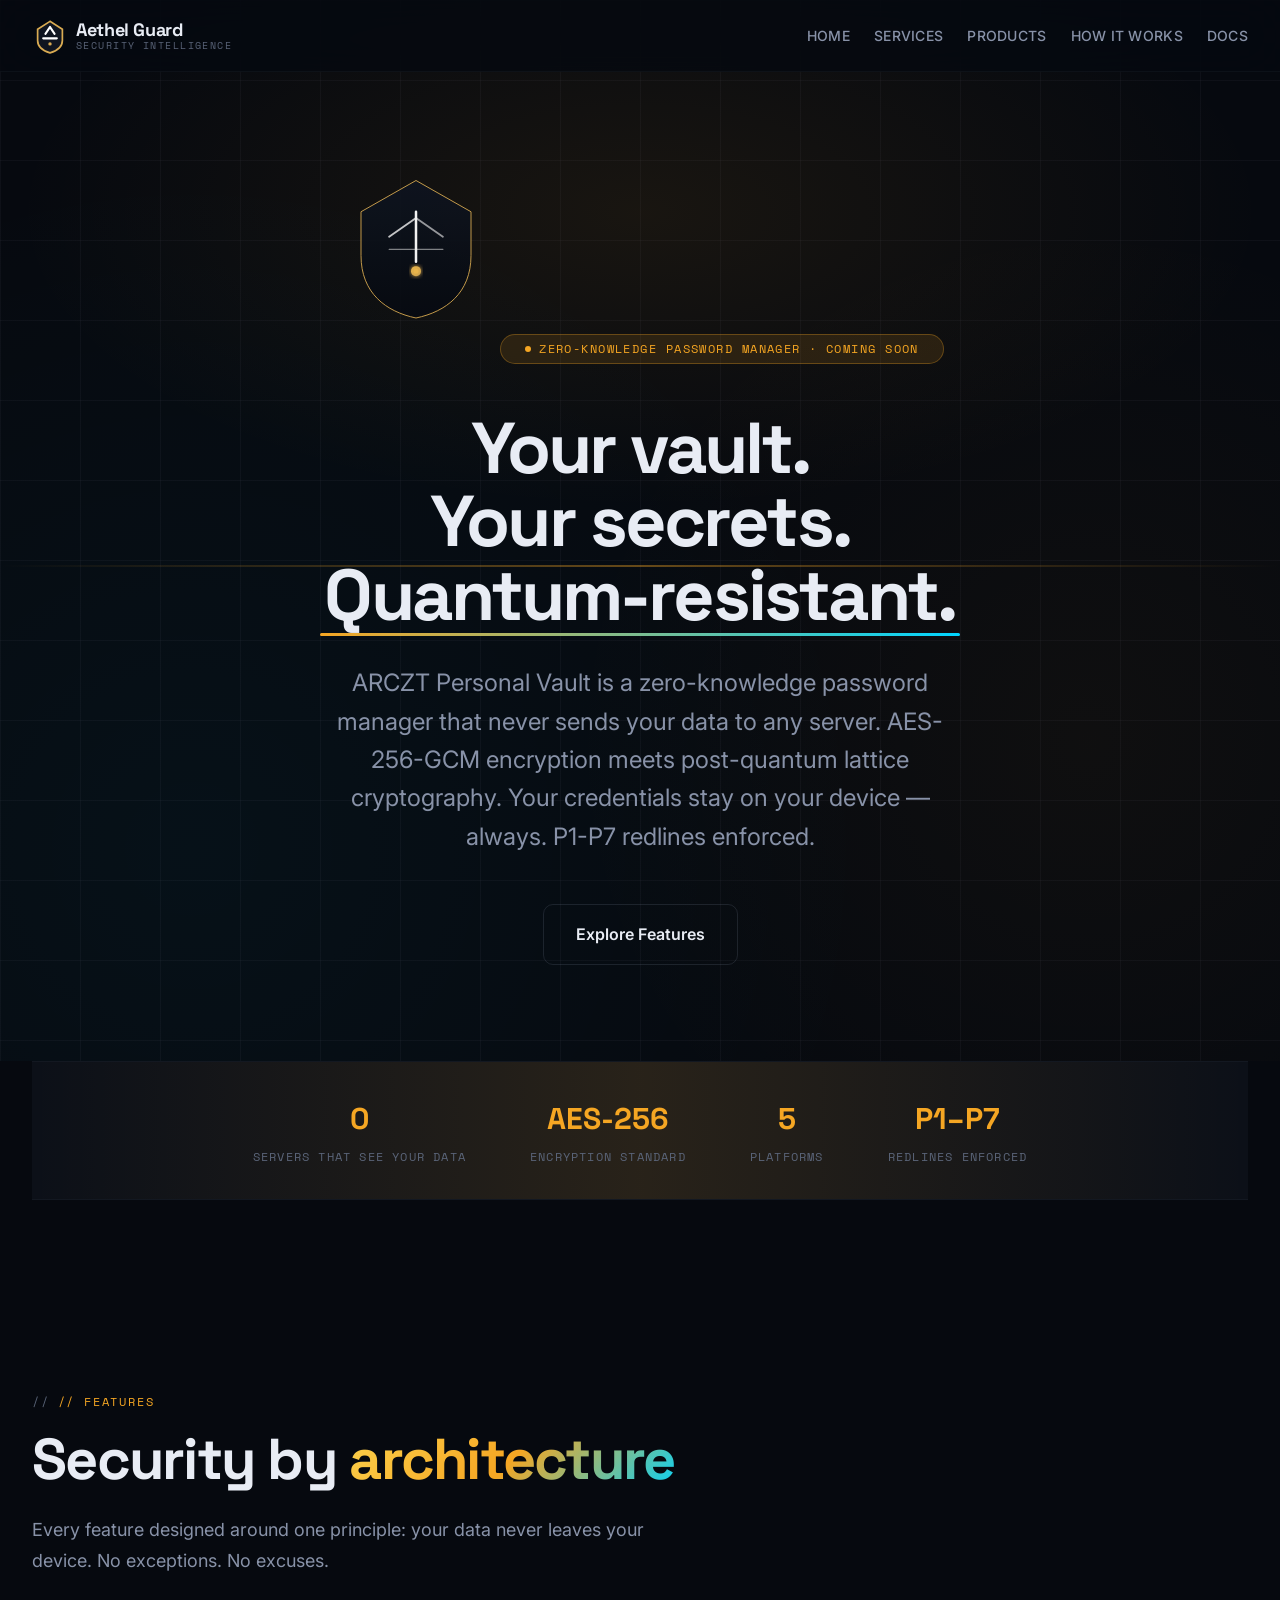
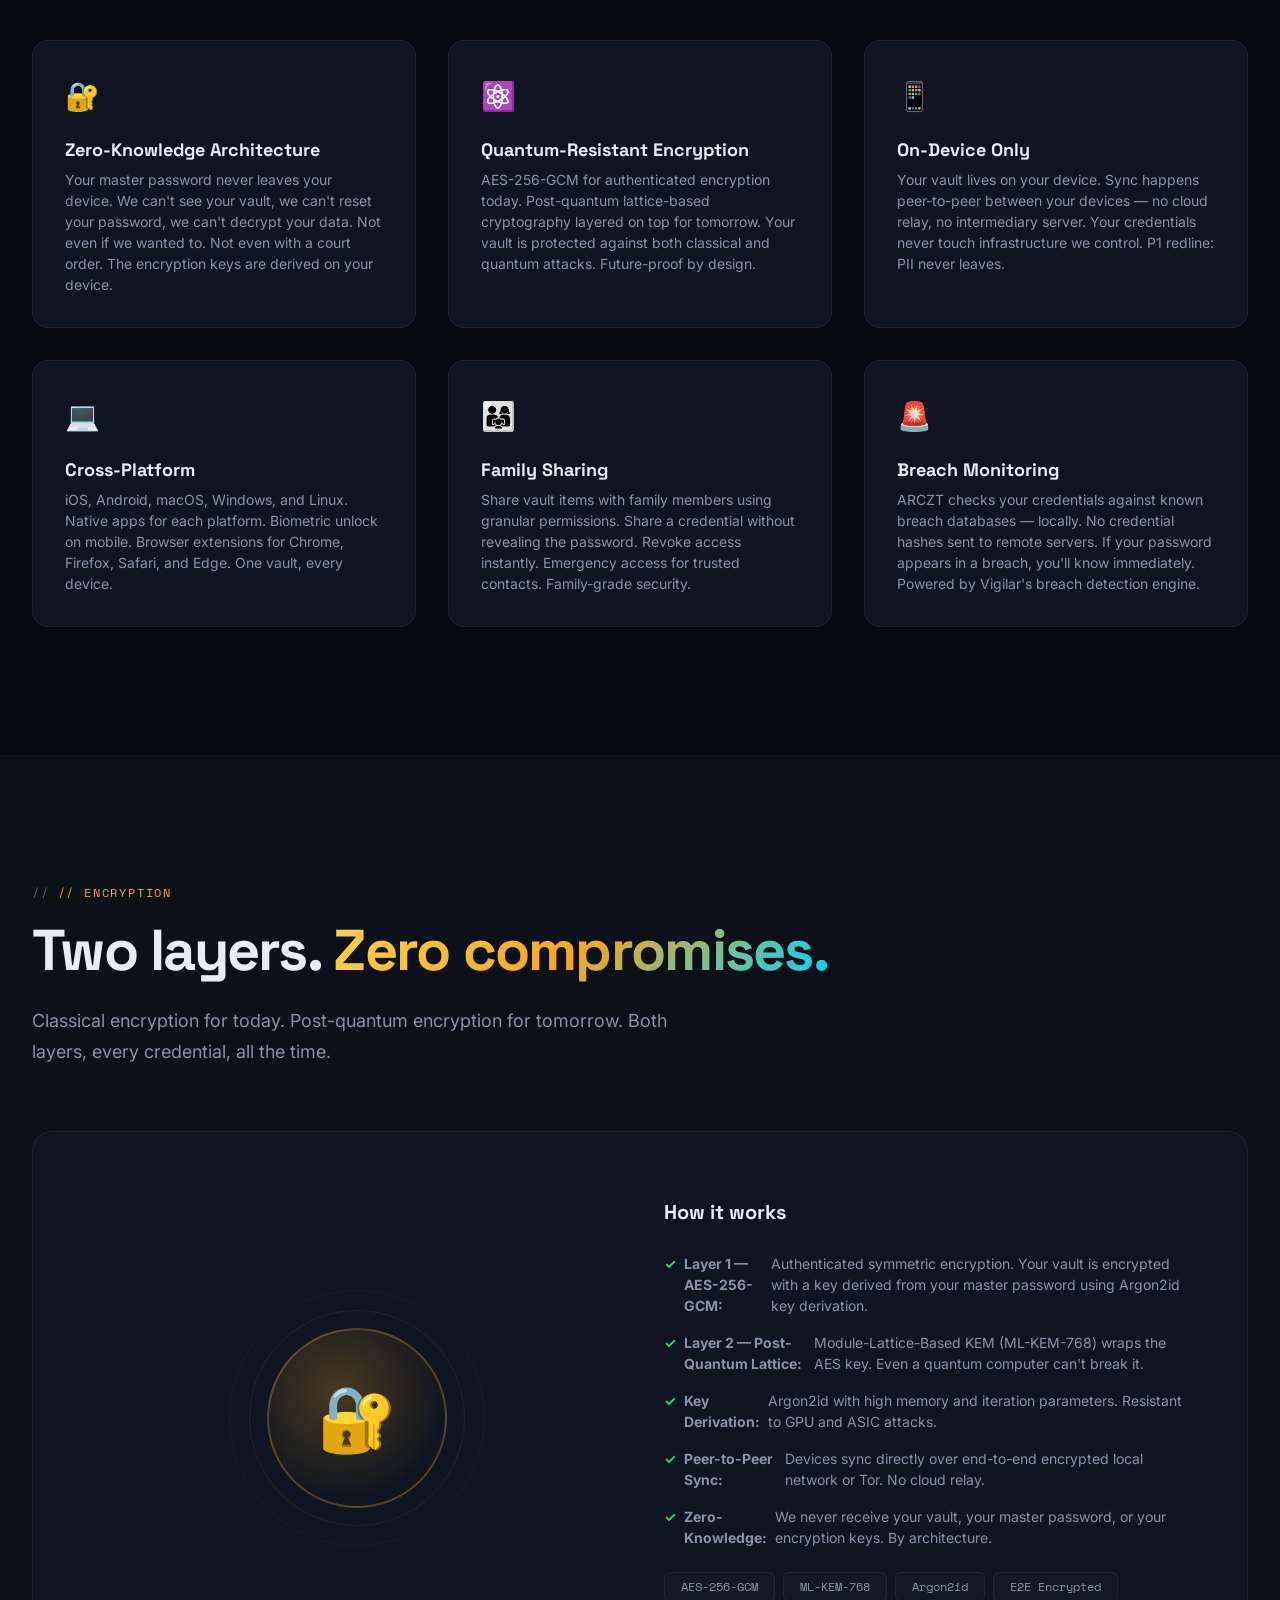
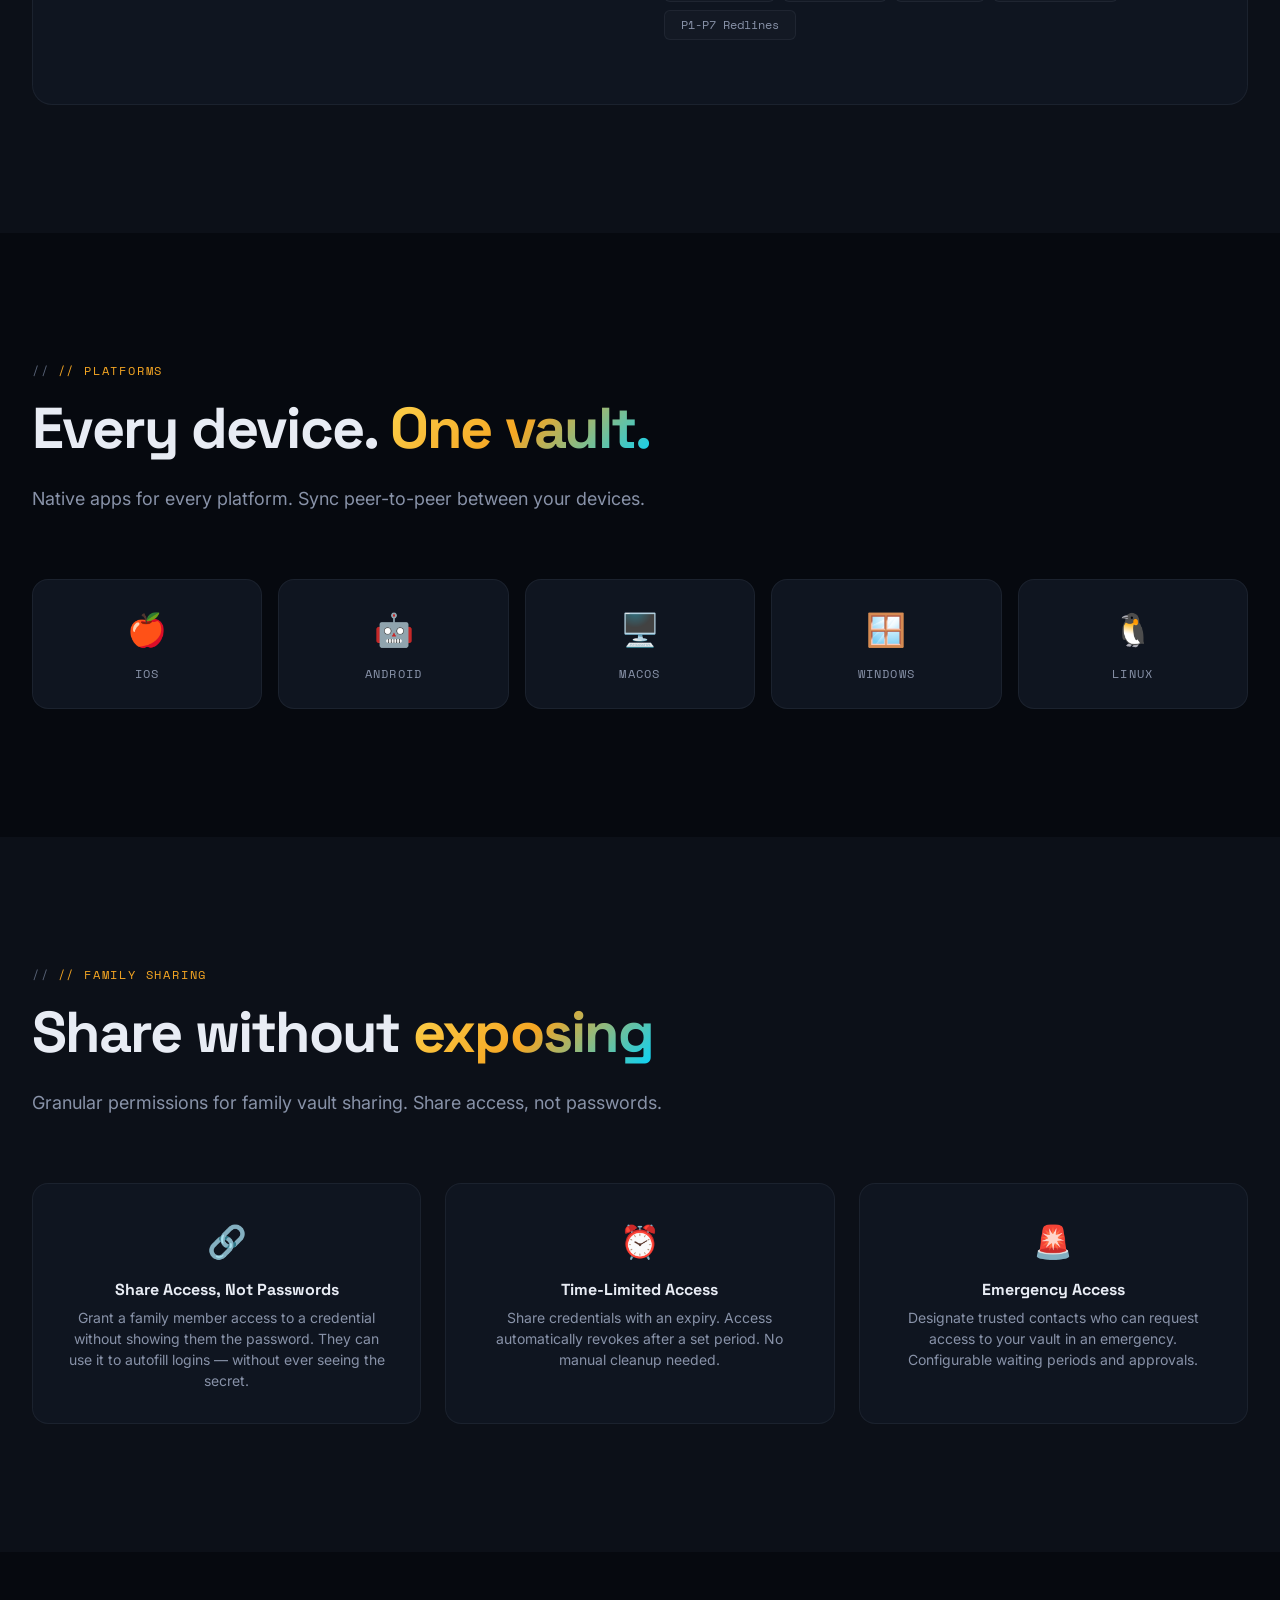
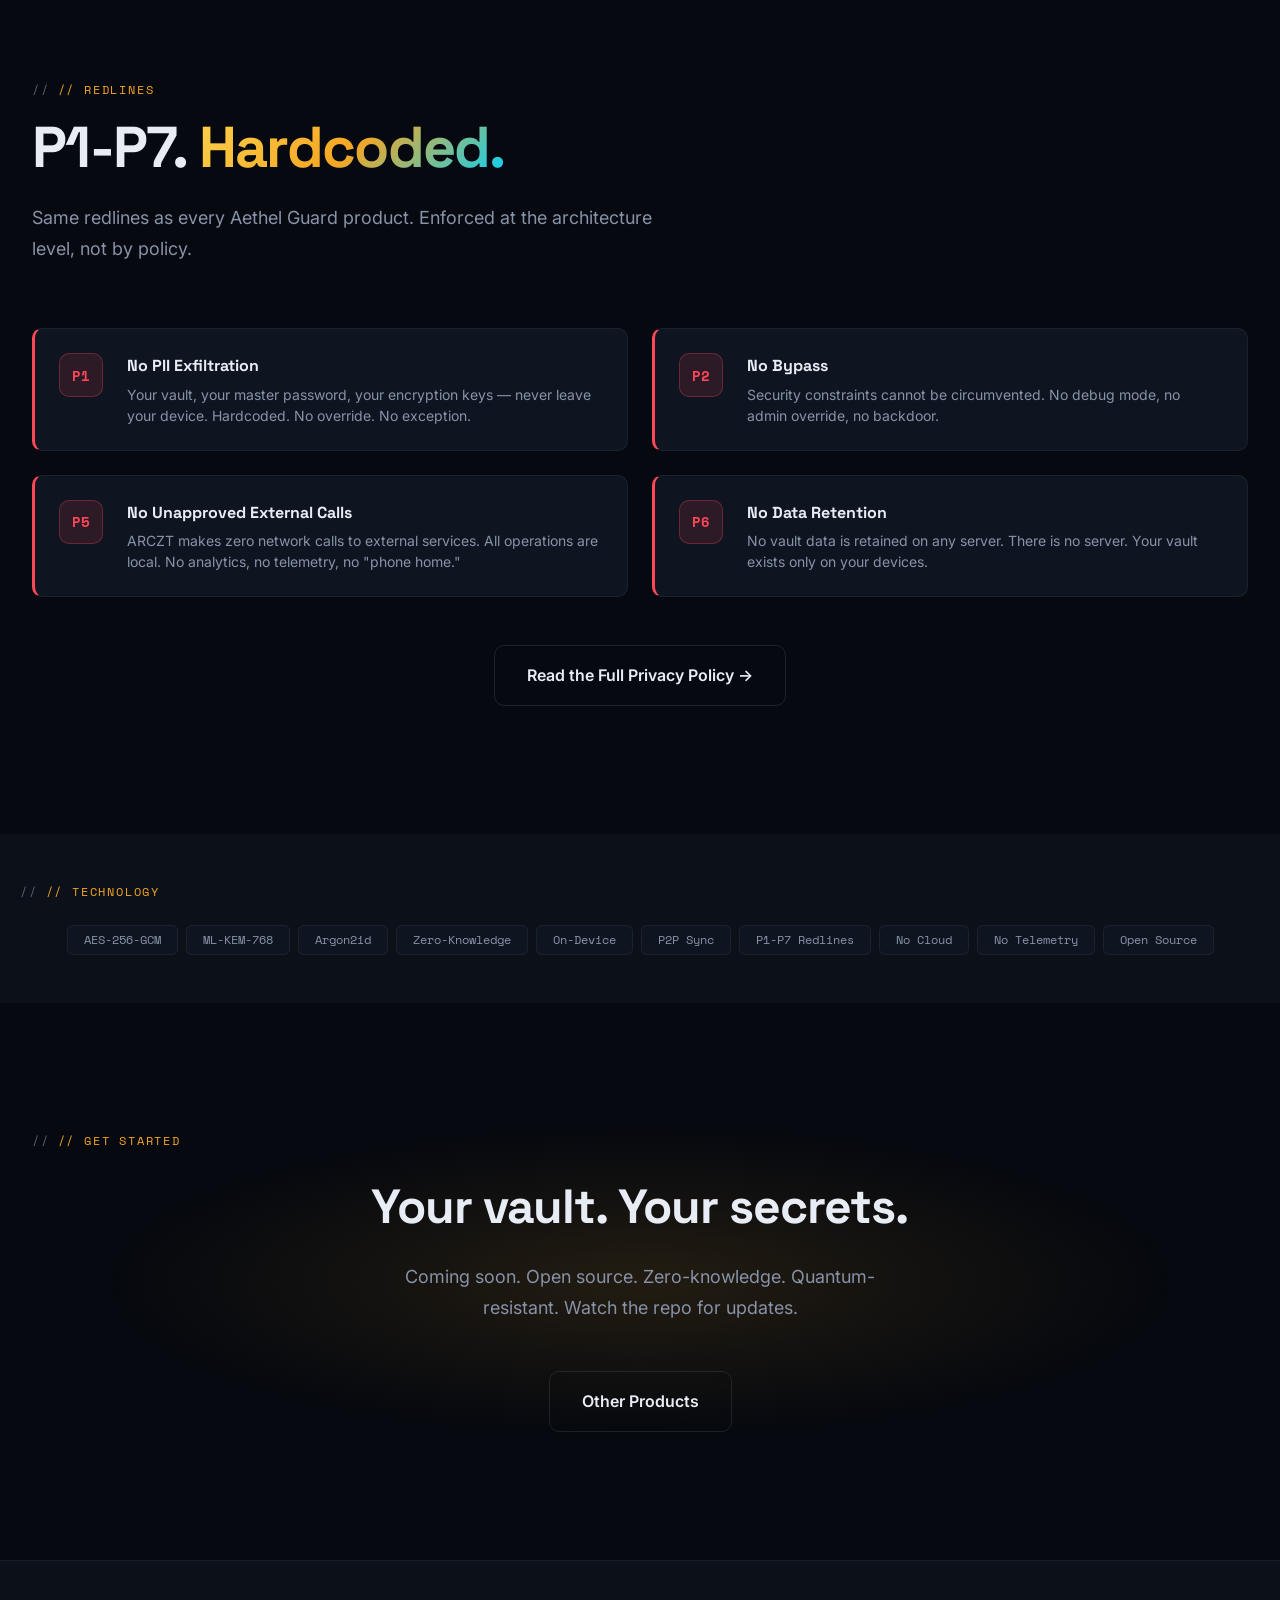
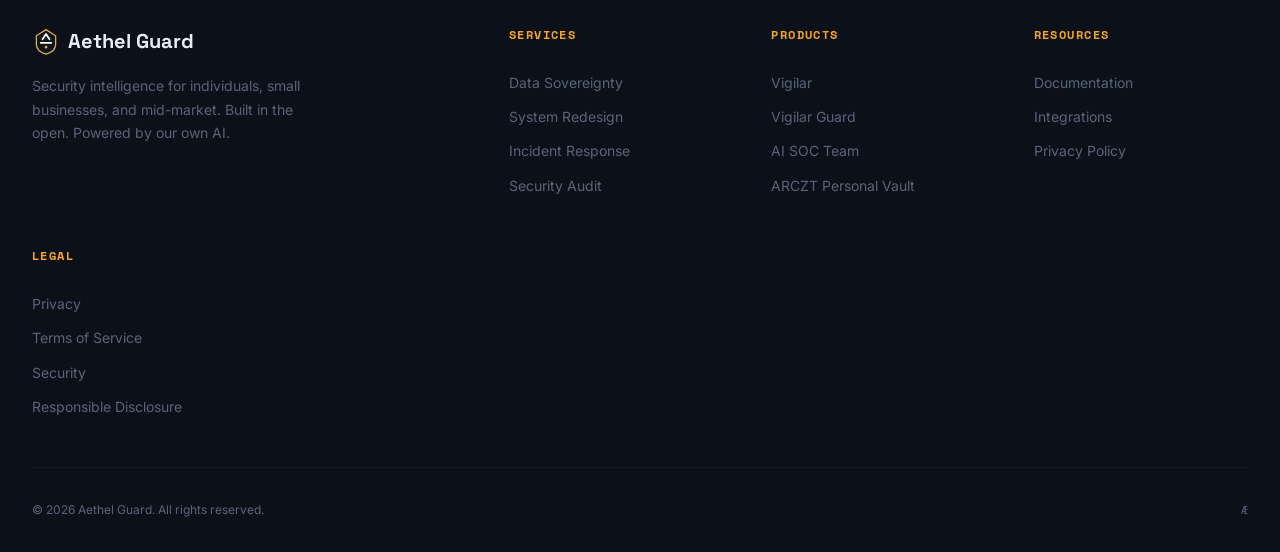
<file: pages/arczt/index.html>
<!DOCTYPE html>
<html lang="en">
<head>
  <meta charset="UTF-8">
  <meta name="viewport" content="width=device-width, initial-scale=1.0">
  <title>ARCZT Personal Vault — Zero-Knowledge Password Manager | Aethel Guard</title>
  <meta name="description" content="ARCZT Personal Vault is a zero-knowledge, quantum-resistant password manager. Your vault never leaves your device. AES-256-GCM + post-quantum lattice encryption.">
  <link rel="icon" href="../../assets/img/favicon.svg" type="image/svg+xml">
  <link rel="preconnect" href="https://fonts.googleapis.com">
  <link rel="preconnect" href="https://fonts.gstatic.com" crossorigin>
  <link href="https://fonts.googleapis.com/css2?family=Inter:wght@400;500;600;700&family=Space+Grotesk:wght@400;500;600;700&family=Space+Mono:wght@400;700&display=swap" rel="stylesheet">
  <link rel="stylesheet" href="../../assets/css/style.css">
  <style>
    /* ── ARCZT-specific styles ── */
    .arczt-hero h1 { font-size: clamp(2.5rem, 6vw, 4.5rem); }

    /* ── Features grid ── */
    .features-grid {
      display: grid;
      grid-template-columns: repeat(3, 1fr);
      gap: var(--space-xl);
    }
    @media (max-width: 768px) { .features-grid { grid-template-columns: 1fr; } }
    @media (max-width: 1024px) { .features-grid { grid-template-columns: repeat(2, 1fr); } }

    .feature-card {
      background: var(--bg-card);
      border: 1px solid var(--border-default);
      border-radius: var(--radius-lg);
      padding: var(--space-xl);
      transition: all var(--transition-slow);
      position: relative;
      overflow: hidden;
    }
    .feature-card::before {
      content: '';
      position: absolute;
      top: 0; left: 0; right: 0;
      height: 2px;
      background: linear-gradient(90deg, var(--accent), transparent);
      opacity: 0;
      transition: opacity var(--transition-slow);
    }
    .feature-card:hover {
      border-color: var(--accent-border);
      transform: translateY(-3px);
      box-shadow: var(--shadow-lg), var(--shadow-glow);
    }
    .feature-card:hover::before { opacity: 1; }

    .feature-card .icon { font-size: 1.75rem; margin-bottom: var(--space-md); }
    .feature-card h3 {
      font-family: var(--font-display);
      font-size: var(--text-lg);
      margin-bottom: var(--space-xs);
    }
    .feature-card p {
      font-size: var(--text-sm);
      color: var(--text-secondary);
      line-height: 1.5;
    }

    /* ── Encryption section ── */
    .encryption-section {
      background: var(--bg-card);
      border: 1px solid var(--border-default);
      border-radius: var(--radius-xl);
      padding: var(--space-3xl);
      display: grid;
      grid-template-columns: 1fr 1fr;
      gap: var(--space-2xl);
      align-items: center;
    }
    @media (max-width: 768px) { .encryption-section { grid-template-columns: 1fr; } }

    .encryption-visual {
      display: flex;
      align-items: center;
      justify-content: center;
      position: relative;
      min-height: 280px;
    }
    .vault-visual {
      width: 180px;
      height: 180px;
      border-radius: 50%;
      background: radial-gradient(circle at 40% 35%, var(--accent-glow-strong), transparent 70%);
      border: 2px solid var(--accent-border);
      display: flex;
      align-items: center;
      justify-content: center;
      font-size: 4rem;
      position: relative;
      animation: float 4s ease-in-out infinite;
    }
    .vault-visual::before {
      content: '';
      position: absolute;
      inset: -20px;
      border-radius: 50%;
      border: 1px solid var(--accent-border);
      opacity: 0.3;
      animation: rotateGlow 12s linear infinite;
    }
    .vault-visual::after {
      content: '';
      position: absolute;
      inset: -40px;
      border-radius: 50%;
      border: 1px solid var(--cyan-border);
      opacity: 0.15;
      animation: rotateGlow 20s linear infinite reverse;
    }

    .encryption-features {
      list-style: none;
      display: flex;
      flex-direction: column;
      gap: var(--space-md);
    }
    .encryption-features li {
      display: flex;
      align-items: flex-start;
      gap: var(--space-sm);
      font-size: var(--text-sm);
      color: var(--text-secondary);
      line-height: 1.5;
    }
    .encryption-features li .check {
      color: var(--success);
      font-weight: 700;
      flex-shrink: 0;
    }

    .encryption-specs {
      display: flex;
      flex-wrap: wrap;
      gap: var(--space-sm);
      margin-top: var(--space-lg);
    }
    .encryption-spec-pill {
      font-family: var(--font-mono);
      font-size: var(--text-xs);
      padding: var(--space-xs) var(--space-md);
      border-radius: var(--radius-sm);
      background: var(--bg-tertiary);
      border: 1px solid var(--border-default);
      color: var(--text-secondary);
    }

    /* ── Platforms ── */
    .platforms-grid {
      display: grid;
      grid-template-columns: repeat(5, 1fr);
      gap: var(--space-md);
    }
    @media (max-width: 1024px) { .platforms-grid { grid-template-columns: repeat(3, 1fr); } }
    @media (max-width: 768px) { .platforms-grid { grid-template-columns: repeat(2, 1fr); } }

    .platform-card {
      background: var(--bg-card);
      border: 1px solid var(--border-default);
      border-radius: var(--radius-lg);
      padding: var(--space-lg);
      text-align: center;
      transition: all var(--transition-default);
    }
    .platform-card:hover {
      border-color: var(--accent-border);
      transform: translateY(-2px);
      box-shadow: var(--shadow-md);
    }
    .platform-card .p-icon { font-size: 2rem; margin-bottom: var(--space-sm); }
    .platform-card .p-name {
      font-family: var(--font-mono);
      font-size: var(--text-xs);
      color: var(--text-secondary);
      text-transform: uppercase;
      letter-spacing: 0.1em;
    }

    /* ── Redlines ── */
    .redlines-grid {
      display: grid;
      grid-template-columns: repeat(2, 1fr);
      gap: var(--space-lg);
    }
    @media (max-width: 768px) { .redlines-grid { grid-template-columns: 1fr; } }

    .redline-card {
      background: var(--bg-card);
      border: 1px solid var(--border-default);
      border-left: 3px solid var(--threat);
      border-radius: var(--radius-md);
      padding: var(--space-lg);
      display: flex;
      gap: var(--space-lg);
      align-items: flex-start;
      transition: all var(--transition-default);
    }
    .redline-card:hover {
      border-color: var(--border-accent);
      border-left-color: var(--threat);
      background: var(--bg-card-hover);
    }

    .redline-badge {
      flex-shrink: 0;
      width: 44px;
      height: 44px;
      border-radius: var(--radius-md);
      background: rgba(255, 71, 87, 0.12);
      border: 1px solid rgba(255, 71, 87, 0.3);
      display: flex;
      align-items: center;
      justify-content: center;
      font-family: var(--font-mono);
      font-size: var(--text-sm);
      font-weight: 700;
      color: var(--threat);
    }

    .redline-card .body h4 {
      font-family: var(--font-display);
      font-size: var(--text-base);
      font-weight: 700;
      margin-bottom: var(--space-xs);
    }
    .redline-card .body p {
      font-size: var(--text-sm);
      color: var(--text-secondary);
      line-height: 1.5;
    }

    /* ── Stats bar ── */
    .stats-bar {
      display: flex;
      justify-content: center;
      gap: var(--space-3xl);
      flex-wrap: wrap;
      padding: var(--space-xl) 0;
    }
    .stat { text-align: center; }
    .stat .num {
      font-family: var(--font-display);
      font-size: var(--text-3xl);
      font-weight: 700;
      color: var(--accent);
    }
    .stat .label {
      font-family: var(--font-mono);
      font-size: var(--text-xs);
      color: var(--text-muted);
      text-transform: uppercase;
      letter-spacing: 0.1em;
      margin-top: var(--space-xs);
    }

    /* ── Family sharing ── */
    .sharing-grid {
      display: grid;
      grid-template-columns: repeat(3, 1fr);
      gap: var(--space-lg);
    }
    @media (max-width: 768px) { .sharing-grid { grid-template-columns: 1fr; } }

    .sharing-card {
      background: var(--bg-card);
      border: 1px solid var(--border-default);
      border-radius: var(--radius-lg);
      padding: var(--space-xl);
      text-align: center;
      transition: all var(--transition-default);
    }
    .sharing-card:hover {
      border-color: var(--accent-border);
      transform: translateY(-2px);
    }
    .sharing-card .icon { font-size: 2rem; margin-bottom: var(--space-sm); }
    .sharing-card h4 {
      font-family: var(--font-display);
      font-size: var(--text-base);
      margin-bottom: var(--space-xs);
    }
    .sharing-card p {
      font-size: var(--text-sm);
      color: var(--text-secondary);
      line-height: 1.5;
    }

    /* ── CTA section ── */
    .cta-section {
      text-align: center;
      padding: var(--space-5xl) var(--space-xl);
      position: relative;
      overflow: hidden;
    }
    .cta-section::before {
      content: '';
      position: absolute;
      inset: 0;
      background: radial-gradient(ellipse 60% 40% at 50% 50%, var(--accent-glow) 0%, transparent 70%);
      pointer-events: none;
    }
    .cta-section .section-inner { position: relative; z-index: 1; }

    .cta-section h2 {
      font-family: var(--font-display);
      font-size: clamp(var(--text-3xl), 4vw, var(--text-5xl));
      font-weight: 700;
      letter-spacing: -0.02em;
      margin-bottom: var(--space-md);
    }
    .cta-section p {
      font-size: var(--text-lg);
      color: var(--text-secondary);
      max-width: 500px;
      margin: 0 auto var(--space-2xl);
    }

    /* ── Tech pills ── */
    .tech-pills {
      display: flex;
      flex-wrap: wrap;
      gap: var(--space-sm);
      justify-content: center;
    }
    .tech-pill {
      font-family: var(--font-mono);
      font-size: var(--text-xs);
      padding: var(--space-xs) var(--space-md);
      border-radius: var(--radius-sm);
      background: var(--bg-card);
      border: 1px solid var(--border-default);
      color: var(--text-secondary);
    }

    /* Nav active state */
    .nav-links a.active {
      color: var(--accent);
    }
    .nav-links a.active::after {
      width: 100%;
    }

    /* Status badge */
    .status-badge {
      display: inline-block;
      padding: var(--space-xs) var(--space-md);
      border-radius: var(--radius-sm);
      font-family: var(--font-mono);
      font-size: var(--text-xs);
      text-transform: uppercase;
      letter-spacing: 0.1em;
      font-weight: 700;
    }
    .status-coming-soon {
      background: rgba(245, 166, 35, 0.12);
      border: 1px solid rgba(245, 166, 35, 0.3);
      color: var(--accent);
    }
  </style>
</head>
<body>

<!-- ═══ NAVIGATION ═══ -->
<nav class="nav">
  <div class="nav-inner">
    <a href="../../index.html" class="nav-brand">
      <svg class="logo-mark" width="32" height="32" viewBox="0 0 32 32" fill="none" xmlns="http://www.w3.org/2000/svg">
        <path d="M16 3 L5 10 L5 20 C5 26 9 29 16 31 C23 29 27 26 27 20 L27 10 Z" fill="#0F1520" stroke="#D9AB52" stroke-width="1.5"/>
        <path d="M12 14 L16 8 L20 14 M10 18 L22 18" stroke="#FFFFFF" stroke-width="2" stroke-linecap="round" stroke-linejoin="round"/>
        <circle cx="16" cy="23" r="1.5" fill="#D9AB52"/>
      </svg>
      <div class="nav-brand-text">
        <span class="nav-brand-name">Aethel Guard</span>
        <span class="nav-brand-tagline">Security Intelligence</span>
      </div>
    </a>
    <ul class="nav-links">
      <li><a href="../../index.html">Home</a></li>
      <li><a href="../services/index.html">Services</a></li>
      <li><a href="../../index.html#products">Products</a></li>
      <li><a href="../../index.html#journey">How It Works</a></li>
      <li><a href="../docs/index.html">Docs</a></li>
    </ul>
    <button class="nav-mobile-toggle" aria-label="Menu">
      <span></span><span></span><span></span>
    </button>
  </div>
</nav>

<!-- ═══ HERO ═══ -->
<section class="hero arczt-hero">
  <div class="hero-grid"></div>
  <div class="hero-glow"></div>
  <div class="hero-scanline"></div>
  <div class="hero-content animate-in">
    <img src="../../assets/img/logo.svg" alt="Aethel Guard" style="width: 160px; margin-bottom: var(--space-lg); opacity: 0.95;">
    <div class="hero-badge">
      <span class="pulse-dot"></span>
      Zero-Knowledge Password Manager · Coming Soon
    </div>
    <h1>
      Your vault.<br>
      <span class="accent">Your secrets.</span><br>
      Quantum-resistant.
    </h1>
    <p class="hero-subtitle">
      ARCZT Personal Vault is a zero-knowledge password manager that never sends your data to any server. AES-256-GCM encryption meets post-quantum lattice cryptography. Your credentials stay on your device — always. P1-P7 redlines enforced.
    </p>
    <div class="hero-actions">
      <a href="#features" class="btn btn-secondary">Explore Features</a>
    </div>
  </div>
</section>

<!-- ═══ STATS BAR ═══ -->
<section class="section" style="padding-top: 0; padding-bottom: var(--space-3xl);">
  <div class="section-inner">
    <div class="stats-bar">
      <div class="stat reveal">
        <div class="num">0</div>
        <div class="label">Servers That See Your Data</div>
      </div>
      <div class="stat reveal delay-1">
        <div class="num">AES-256</div>
        <div class="label">Encryption Standard</div>
      </div>
      <div class="stat reveal delay-2">
        <div class="num">5</div>
        <div class="label">Platforms</div>
      </div>
      <div class="stat reveal delay-3">
        <div class="num">P1–P7</div>
        <div class="label">Redlines Enforced</div>
      </div>
    </div>
  </div>
</section>

<!-- ═══ FEATURES ═══ -->
<section class="section" id="features">
  <div class="section-inner">
    <div class="section-header reveal">
      <div class="section-label">// Features</div>
      <h2 class="section-title">Security by <span class="accent">architecture</span></h2>
      <p class="section-subtitle">Every feature designed around one principle: your data never leaves your device. No exceptions. No excuses.</p>
    </div>

    <div class="features-grid">
      <div class="feature-card reveal">
        <div class="icon">🔐</div>
        <h3>Zero-Knowledge Architecture</h3>
        <p>Your master password never leaves your device. We can't see your vault, we can't reset your password, we can't decrypt your data. Not even if we wanted to. Not even with a court order. The encryption keys are derived on your device.</p>
      </div>

      <div class="feature-card reveal delay-1">
        <div class="icon">⚛️</div>
        <h3>Quantum-Resistant Encryption</h3>
        <p>AES-256-GCM for authenticated encryption today. Post-quantum lattice-based cryptography layered on top for tomorrow. Your vault is protected against both classical and quantum attacks. Future-proof by design.</p>
      </div>

      <div class="feature-card reveal delay-2">
        <div class="icon">📱</div>
        <h3>On-Device Only</h3>
        <p>Your vault lives on your device. Sync happens peer-to-peer between your devices — no cloud relay, no intermediary server. Your credentials never touch infrastructure we control. P1 redline: PII never leaves.</p>
      </div>

      <div class="feature-card reveal">
        <div class="icon">💻</div>
        <h3>Cross-Platform</h3>
        <p>iOS, Android, macOS, Windows, and Linux. Native apps for each platform. Biometric unlock on mobile. Browser extensions for Chrome, Firefox, Safari, and Edge. One vault, every device.</p>
      </div>

      <div class="feature-card reveal delay-1">
        <div class="icon">👨‍👩‍👧</div>
        <h3>Family Sharing</h3>
        <p>Share vault items with family members using granular permissions. Share a credential without revealing the password. Revoke access instantly. Emergency access for trusted contacts. Family-grade security.</p>
      </div>

      <div class="feature-card reveal delay-2">
        <div class="icon">🚨</div>
        <h3>Breach Monitoring</h3>
        <p>ARCZT checks your credentials against known breach databases — locally. No credential hashes sent to remote servers. If your password appears in a breach, you'll know immediately. Powered by Vigilar's breach detection engine.</p>
      </div>
    </div>
  </div>
</section>

<!-- ═══ ENCRYPTION DEEP DIVE ═══ -->
<section class="section" style="background: var(--bg-secondary);">
  <div class="section-inner">
    <div class="section-header reveal">
      <div class="section-label">// Encryption</div>
      <h2 class="section-title">Two layers. <span class="accent">Zero compromises.</span></h2>
      <p class="section-subtitle">Classical encryption for today. Post-quantum encryption for tomorrow. Both layers, every credential, all the time.</p>
    </div>

    <div class="encryption-section reveal">
      <div class="encryption-visual">
        <div class="vault-visual">🔐</div>
      </div>
      <div>
        <h3 style="font-family: var(--font-display); font-size: var(--text-xl); margin-bottom: var(--space-lg);">How it works</h3>
        <ul class="encryption-features">
          <li><span class="check">✓</span> <strong>Layer 1 — AES-256-GCM:</strong> Authenticated symmetric encryption. Your vault is encrypted with a key derived from your master password using Argon2id key derivation.</li>
          <li><span class="check">✓</span> <strong>Layer 2 — Post-Quantum Lattice:</strong> Module-Lattice-Based KEM (ML-KEM-768) wraps the AES key. Even a quantum computer can't break it.</li>
          <li><span class="check">✓</span> <strong>Key Derivation:</strong> Argon2id with high memory and iteration parameters. Resistant to GPU and ASIC attacks.</li>
          <li><span class="check">✓</span> <strong>Peer-to-Peer Sync:</strong> Devices sync directly over end-to-end encrypted local network or Tor. No cloud relay.</li>
          <li><span class="check">✓</span> <strong>Zero-Knowledge:</strong> We never receive your vault, your master password, or your encryption keys. By architecture.</li>
        </ul>
        <div class="encryption-specs">
          <span class="encryption-spec-pill">AES-256-GCM</span>
          <span class="encryption-spec-pill">ML-KEM-768</span>
          <span class="encryption-spec-pill">Argon2id</span>
          <span class="encryption-spec-pill">E2E Encrypted</span>
          <span class="encryption-spec-pill">P1-P7 Redlines</span>
        </div>
      </div>
    </div>
  </div>
</section>

<!-- ═══ PLATFORMS ═══ -->
<section class="section">
  <div class="section-inner">
    <div class="section-header reveal">
      <div class="section-label">// Platforms</div>
      <h2 class="section-title">Every device. <span class="accent">One vault.</span></h2>
      <p class="section-subtitle">Native apps for every platform. Sync peer-to-peer between your devices.</p>
    </div>

    <div class="platforms-grid">
      <div class="platform-card reveal">
        <div class="p-icon">🍎</div>
        <div class="p-name">iOS</div>
      </div>
      <div class="platform-card reveal delay-1">
        <div class="p-icon">🤖</div>
        <div class="p-name">Android</div>
      </div>
      <div class="platform-card reveal delay-2">
        <div class="p-icon">🖥️</div>
        <div class="p-name">macOS</div>
      </div>
      <div class="platform-card reveal delay-3">
        <div class="p-icon">🪟</div>
        <div class="p-name">Windows</div>
      </div>
      <div class="platform-card reveal delay-4">
        <div class="p-icon">🐧</div>
        <div class="p-name">Linux</div>
      </div>
    </div>
  </div>
</section>

<!-- ═══ FAMILY SHARING ═══ -->
<section class="section" style="background: var(--bg-secondary);">
  <div class="section-inner">
    <div class="section-header reveal">
      <div class="section-label">// Family Sharing</div>
      <h2 class="section-title">Share without <span class="accent">exposing</span></h2>
      <p class="section-subtitle">Granular permissions for family vault sharing. Share access, not passwords.</p>
    </div>

    <div class="sharing-grid">
      <div class="sharing-card reveal">
        <div class="icon">🔗</div>
        <h4>Share Access, Not Passwords</h4>
        <p>Grant a family member access to a credential without showing them the password. They can use it to autofill logins — without ever seeing the secret.</p>
      </div>
      <div class="sharing-card reveal delay-1">
        <div class="icon">⏰</div>
        <h4>Time-Limited Access</h4>
        <p>Share credentials with an expiry. Access automatically revokes after a set period. No manual cleanup needed.</p>
      </div>
      <div class="sharing-card reveal delay-2">
        <div class="icon">🚨</div>
        <h4>Emergency Access</h4>
        <p>Designate trusted contacts who can request access to your vault in an emergency. Configurable waiting periods and approvals.</p>
      </div>
    </div>
  </div>
</section>

<!-- ═══ REDLINES ═══ -->
<section class="section">
  <div class="section-inner">
    <div class="section-header reveal">
      <div class="section-label">// Redlines</div>
      <h2 class="section-title">P1-P7. <span class="accent">Hardcoded.</span></h2>
      <p class="section-subtitle">Same redlines as every Aethel Guard product. Enforced at the architecture level, not by policy.</p>
    </div>

    <div class="redlines-grid">
      <div class="redline-card reveal">
        <div class="redline-badge">P1</div>
        <div class="body">
          <h4>No PII Exfiltration</h4>
          <p>Your vault, your master password, your encryption keys — never leave your device. Hardcoded. No override. No exception.</p>
        </div>
      </div>
      <div class="redline-card reveal delay-1">
        <div class="redline-badge">P2</div>
        <div class="body">
          <h4>No Bypass</h4>
          <p>Security constraints cannot be circumvented. No debug mode, no admin override, no backdoor.</p>
        </div>
      </div>
      <div class="redline-card reveal">
        <div class="redline-badge">P5</div>
        <div class="body">
          <h4>No Unapproved External Calls</h4>
          <p>ARCZT makes zero network calls to external services. All operations are local. No analytics, no telemetry, no "phone home."</p>
        </div>
      </div>
      <div class="redline-card reveal delay-1">
        <div class="redline-badge">P6</div>
        <div class="body">
          <h4>No Data Retention</h4>
          <p>No vault data is retained on any server. There is no server. Your vault exists only on your devices.</p>
        </div>
      </div>
    </div>

    <div style="text-align: center; margin-top: var(--space-2xl);" class="reveal">
      <a href="../privacy/index.html" class="btn btn-secondary">Read the Full Privacy Policy →</a>
    </div>
  </div>
</section>

<!-- ═══ TECH PILLS ═══ -->
<section class="section" style="background: var(--bg-secondary); padding: var(--space-2xl) 0;">
  <div class="section-inner" style="text-align: center;">
    <div class="section-label reveal" style="margin-bottom: var(--space-lg);">// Technology</div>
    <div class="tech-pills reveal">
      <span class="tech-pill">AES-256-GCM</span>
      <span class="tech-pill">ML-KEM-768</span>
      <span class="tech-pill">Argon2id</span>
      <span class="tech-pill">Zero-Knowledge</span>
      <span class="tech-pill">On-Device</span>
      <span class="tech-pill">P2P Sync</span>
      <span class="tech-pill">P1-P7 Redlines</span>
      <span class="tech-pill">No Cloud</span>
      <span class="tech-pill">No Telemetry</span>
      <span class="tech-pill">Open Source</span>
    </div>
  </div>
</section>

<!-- ═══ CTA ═══ -->
<section class="cta-section">
  <div class="section-inner">
    <div class="section-label">// Get Started</div>
    <h2>Your vault. <span class="accent">Your secrets.</span></h2>
    <p>Coming soon. Open source. Zero-knowledge. Quantum-resistant. Watch the repo for updates.</p>
    <div style="display: flex; gap: var(--space-lg); justify-content: center; flex-wrap: wrap;">
      </a>
      <a href="../../index.html#products" class="btn btn-secondary">
        Other Products
      </a>
    </div>
  </div>
</section>

<!-- ═══ FOOTER ═══ -->
<footer class="footer">
  <div class="footer-inner">
    <div class="footer-brand">
      <div class="logo">
        <svg class="logo-mark" width="28" height="28" viewBox="0 0 32 32" fill="none" xmlns="http://www.w3.org/2000/svg">
          <path d="M16 3 L5 10 L5 20 C5 26 9 29 16 31 C23 29 27 26 27 20 L27 10 Z" fill="#0F1520" stroke="#D9AB52" stroke-width="1.5"/>
          <path d="M12 14 L16 8 L20 14 M10 18 L22 18" stroke="#FFFFFF" stroke-width="2" stroke-linecap="round" stroke-linejoin="round"/>
          <circle cx="16" cy="23" r="1.5" fill="#D9AB52"/>
        </svg>
        Aethel Guard
      </div>
      <p>Security intelligence for individuals, small businesses, and mid-market. Built in the open. Powered by our own AI.</p>
    </div>
    <div class="footer-col">
      <h4>Services</h4>
      <ul>
        <li><a href="../services/data-sovereignty.html">Data Sovereignty</a></li>
        <li><a href="../services/system-redesign.html">System Redesign</a></li>
        <li><a href="../services/incident-response.html">Incident Response</a></li>
        <li><a href="../services/security-audit.html">Security Audit</a></li>
      </ul>
    </div>
    <div class="footer-col">
      <h4>Products</h4>
      <ul>
        <li><a href="../vigilar/index.html">Vigilar</a></li>
        <li><a href="../vigilar-guard/index.html">Vigilar Guard</a></li>
        <li><a href="../ai-soc-team/index.html">AI SOC Team</a></li>
        <li><a href="index.html">ARCZT Personal Vault</a></li>
      </ul>
    </div>
    <div class="footer-col">
      <h4>Resources</h4>
      <ul>
        <li><a href="../docs/index.html">Documentation</a></li>
        <li><a href="../integrations/index.html">Integrations</a></li>
        <li><a href="../privacy/index.html">Privacy Policy</a></li>
      </ul>
    </div>
    <div class="footer-col">
      <h4>Legal</h4>
      <ul>
        <li><a href="../privacy/index.html">Privacy</a></li>
        <li><a href="#">Terms of Service</a></li>
        <li><a href="#">Security</a></li>
        <li><a href="#">Responsible Disclosure</a></li>
      </ul>
    </div>
  </div>
  <div class="footer-bottom">
    <span>© 2026 Aethel Guard. All rights reserved.</span>
    <span style="font-family: var(--font-mono); color: var(--text-muted);">Æ</span>
  </div>
</footer>

<script src="../../assets/js/main.js"></script>
</body>
</html>
</file>
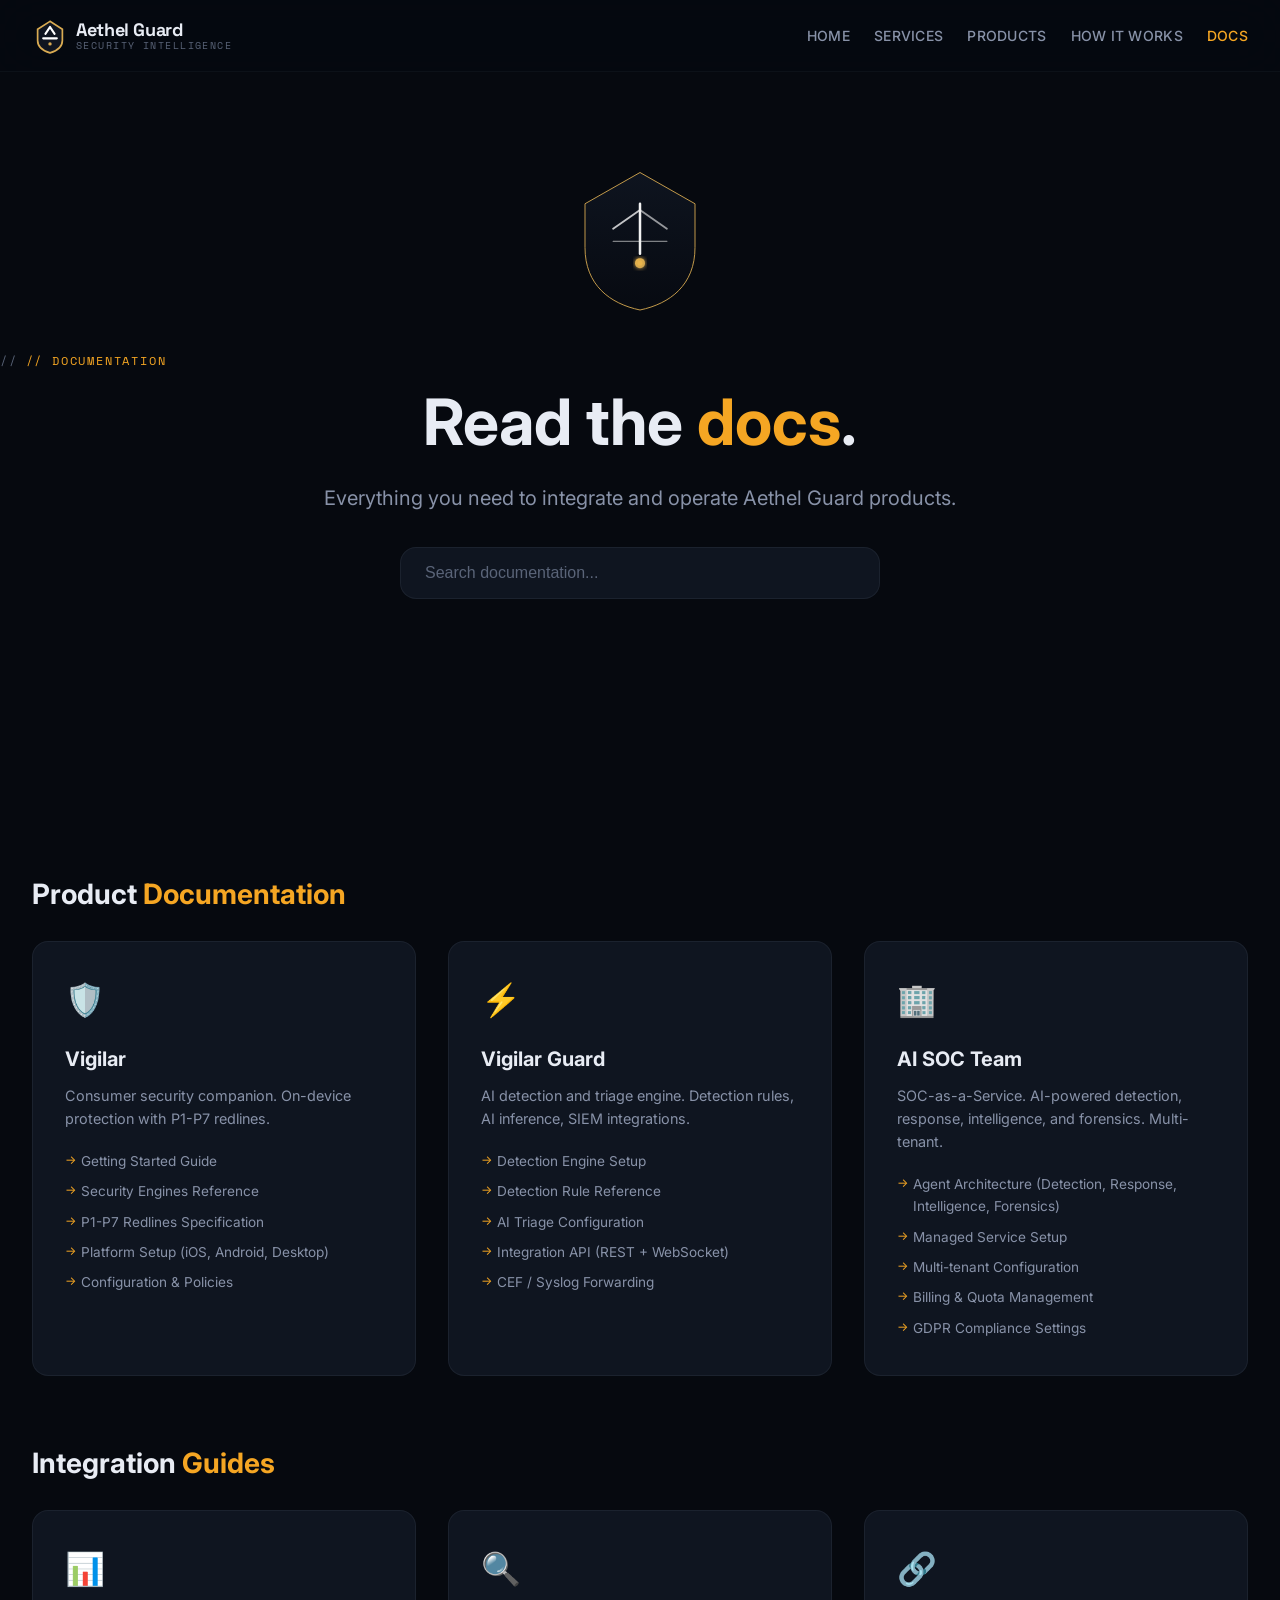
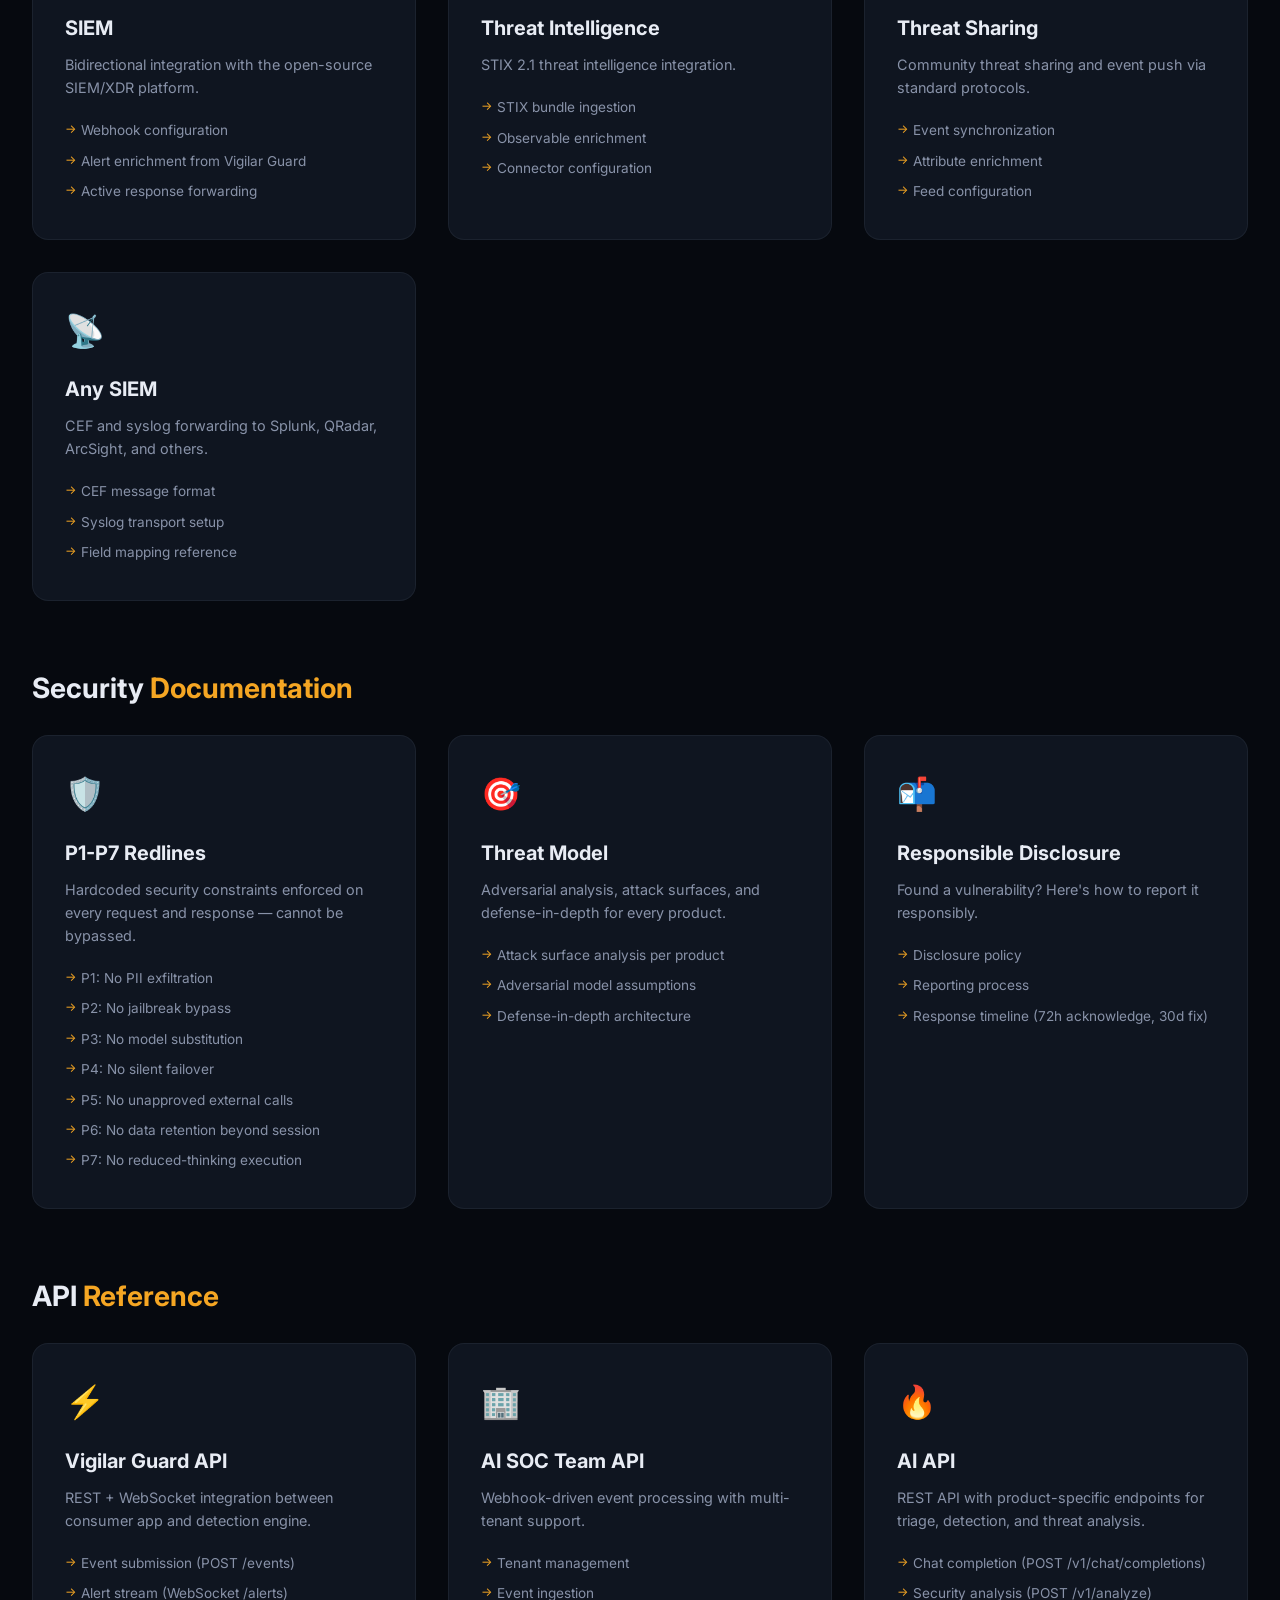
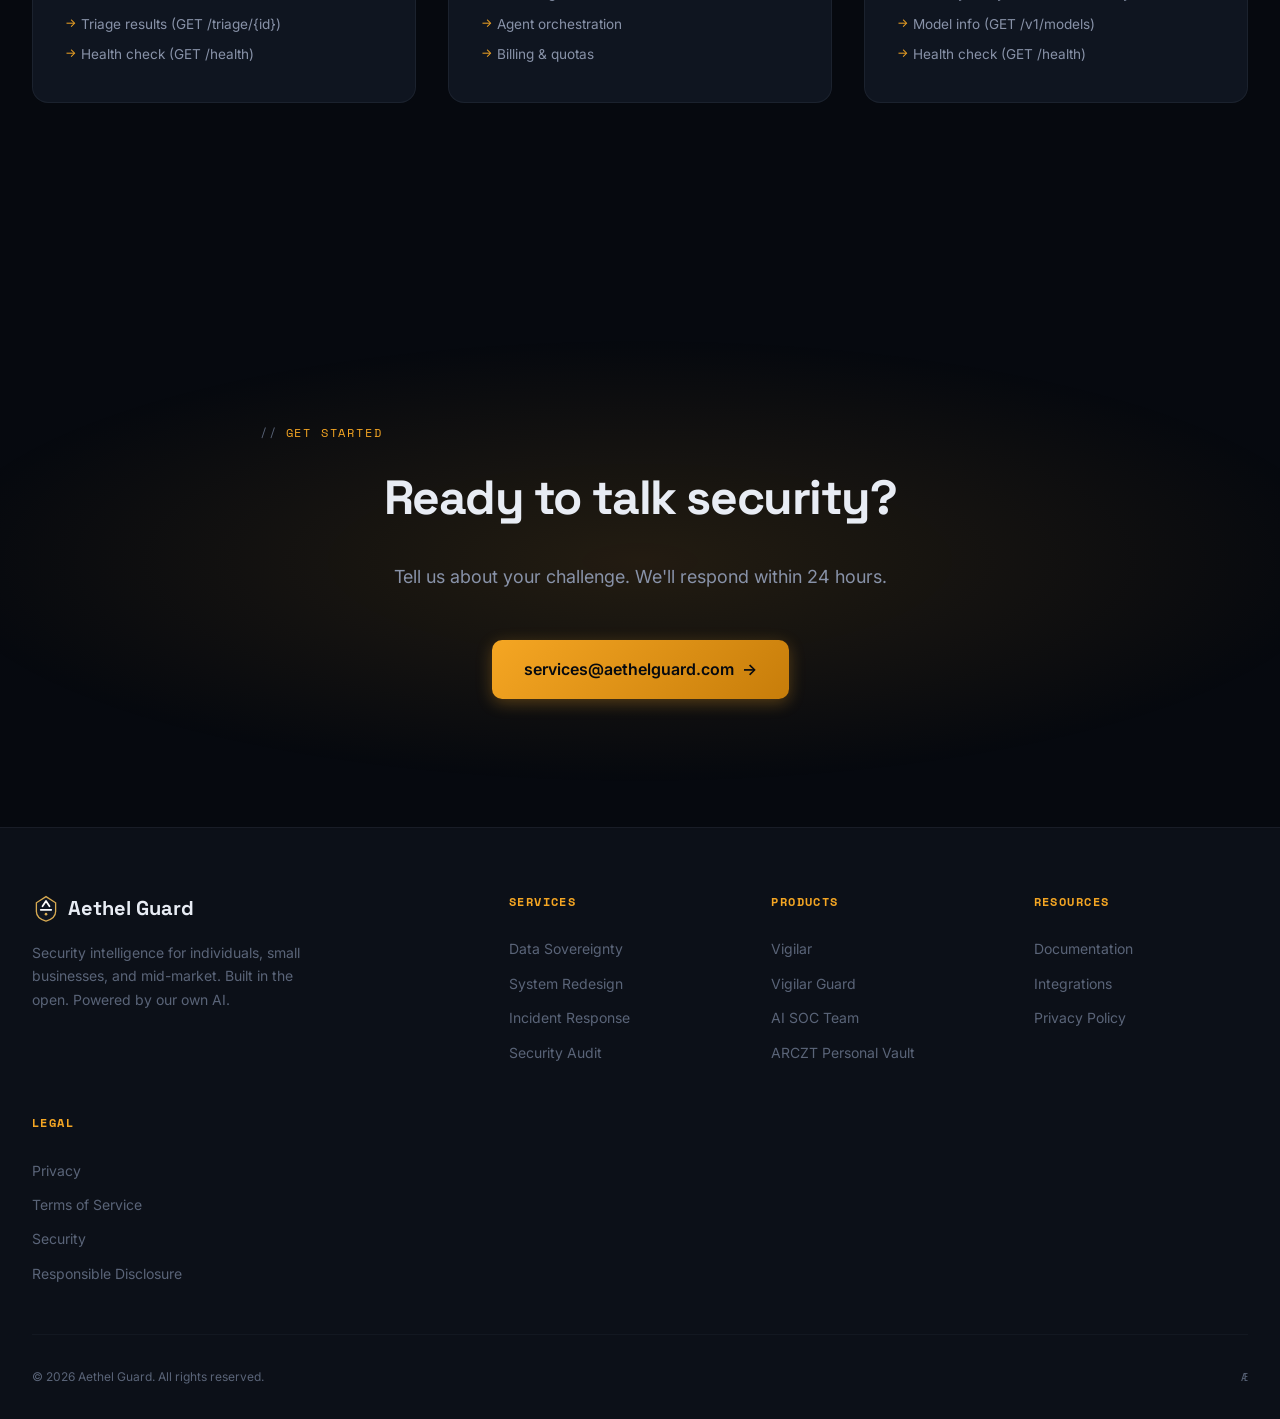
<file: pages/docs/index.html>
<!DOCTYPE html>
<html lang="en">
<head>
  <meta charset="UTF-8">
  <meta name="viewport" content="width=device-width, initial-scale=1.0">
  <title>Documentation — Aethel Guard</title>
  <meta name="description" content="Integrate and operate Aethel Guard products. Quick start guides, API reference, and security documentation.">
  <link rel="icon" href="../../assets/img/favicon.svg" type="image/svg+xml">
  <link rel="preconnect" href="https://fonts.googleapis.com">
  <link rel="preconnect" href="https://fonts.gstatic.com" crossorigin>
  <link href="https://fonts.googleapis.com/css2?family=Inter:wght@400;500;600;700&family=Space+Grotesk:wght@400;500;600;700&family=Space+Mono:wght@400;700&display=swap" rel="stylesheet">
  <link rel="stylesheet" href="../../assets/css/style.css">
  <style>
    .docs-hero { padding: 160px 0 80px; text-align: center; }
    .docs-hero h1 { font-size: clamp(2.5rem, 6vw, 4rem); font-weight: 700; line-height: 1.1; margin-bottom: var(--space-lg); }
    .docs-hero h1 .accent { color: var(--accent); }
    .docs-hero p { font-size: 1.25rem; color: var(--text-secondary); max-width: 640px; margin: 0 auto var(--space-xl); }

    .docs-search { max-width: 480px; margin: 0 auto var(--space-3xl); }
    .docs-search input {
      width: 100%; padding: var(--space-md) var(--space-lg); background: var(--bg-card);
      border: 1px solid var(--border-default); border-radius: var(--radius-lg);
      color: var(--text-primary); font-size: 1rem; outline: none; transition: border-color var(--transition-fast);
    }
    .docs-search input:focus { border-color: var(--accent); }
    .docs-search input::placeholder { color: var(--text-muted); }

    .docs-grid { display: grid; grid-template-columns: repeat(auto-fit, minmax(300px, 1fr)); gap: var(--space-xl); margin-bottom: var(--space-3xl); }
    .docs-card {
      background: var(--bg-card); border: 1px solid var(--border-default); border-radius: var(--radius-lg);
      padding: var(--space-xl); transition: all var(--transition-slow); text-decoration: none; color: inherit; display: block;
    }
    .docs-card:hover { border-color: var(--accent); transform: translateY(-2px); box-shadow: 0 8px 32px rgba(245, 166, 35, 0.08); }
    .docs-card .card-icon { font-size: 2rem; margin-bottom: var(--space-md); }
    .docs-card h3 { font-size: 1.25rem; margin-bottom: var(--space-sm); }
    .docs-card p { color: var(--text-secondary); font-size: 0.9rem; line-height: 1.6; margin-bottom: var(--space-md); }
    .docs-card ul { list-style: none; padding: 0; }
    .docs-card li { font-size: 0.85rem; color: var(--text-secondary); padding: var(--space-xs) 0; padding-left: 1rem; position: relative; }
    .docs-card li::before { content: '→'; position: absolute; left: 0; color: var(--accent); font-size: 0.75rem; }

    .docs-section { margin-bottom: var(--space-3xl); }
    .docs-section h2 { font-size: 1.75rem; margin-bottom: var(--space-lg); }
    .docs-section h2 .accent { color: var(--accent); }
  </style>
</head>
<body>

<!-- NAVIGATION -->
<nav class="nav">
  <div class="nav-inner">
    <a href="../../index.html" class="nav-brand">
      <svg class="logo-mark" width="32" height="32" viewBox="0 0 32 32" fill="none" xmlns="http://www.w3.org/2000/svg">
        <path d="M16 3 L5 10 L5 20 C5 26 9 29 16 31 C23 29 27 26 27 20 L27 10 Z" fill="#0F1520" stroke="#D9AB52" stroke-width="1.5"/>
        <path d="M12 14 L16 8 L20 14 M10 18 L22 18" stroke="#FFFFFF" stroke-width="2" stroke-linecap="round" stroke-linejoin="round"/>
        <circle cx="16" cy="23" r="1.5" fill="#D9AB52"/>
      </svg>
      <div class="nav-brand-text">
        <span class="nav-brand-name">Aethel Guard</span>
        <span class="nav-brand-tagline">Security Intelligence</span>
      </div>
    </a>
    <ul class="nav-links">
      <li><a href="../../index.html">Home</a></li>
      <li><a href="../services/index.html">Services</a></li>
      <li><a href="../../index.html#products">Products</a></li>
      <li><a href="../../index.html#journey">How It Works</a></li>
      <li><a href="index.html" style="color: var(--accent);">Docs</a></li>
    </ul>
    <button class="nav-mobile-toggle" aria-label="Menu">
      <span></span><span></span><span></span>
    </button>
  </div>
</nav>

<!-- HERO -->
<section class="docs-hero">
  <div class="container">
    <img src="../../assets/img/logo.svg" alt="Aethel Guard" style="width: 160px; margin-bottom: var(--space-lg); opacity: 0.95;">
    <div class="section-label reveal">// Documentation</div>
    <h1 class="reveal">Read the <span class="accent">docs</span>.</h1>
    <p class="reveal">Everything you need to integrate and operate Aethel Guard products.</p>
    <div class="docs-search reveal">
      <input type="text" placeholder="Search documentation..." id="docs-search">
    </div>
  </div>
</section>

<!-- PRODUCT DOCS -->
<section class="section">
  <div class="section-inner">
    <div class="docs-section">
      <h2 class="reveal">Product <span class="accent">Documentation</span></h2>
      <div class="docs-grid">

        <a href="#vigilar" class="docs-card reveal delay-1">
          <div class="card-icon">🛡️</div>
          <h3>Vigilar</h3>
          <p>Consumer security companion. On-device protection with P1-P7 redlines.</p>
          <ul>
            <li>Getting Started Guide</li>
            <li>Security Engines Reference</li>
            <li>P1-P7 Redlines Specification</li>
            <li>Platform Setup (iOS, Android, Desktop)</li>
            <li>Configuration & Policies</li>
          </ul>
        </a>

        <a href="#vigilar-guard" class="docs-card reveal delay-2">
          <div class="card-icon">⚡</div>
          <h3>Vigilar Guard</h3>
          <p>AI detection and triage engine. Detection rules, AI inference, SIEM integrations.</p>
          <ul>
            <li>Detection Engine Setup</li>
            <li>Detection Rule Reference</li>
            <li>AI Triage Configuration</li>
            <li>Integration API (REST + WebSocket)</li>
            <li>CEF / Syslog Forwarding</li>
          </ul>
        </a>

        <a href="#ai-soc-team" class="docs-card reveal delay-3">
          <div class="card-icon">🏢</div>
          <h3>AI SOC Team</h3>
          <p>SOC-as-a-Service. AI-powered detection, response, intelligence, and forensics. Multi-tenant.</p>
          <ul>
            <li>Agent Architecture (Detection, Response, Intelligence, Forensics)</li>
            <li>Managed Service Setup</li>
            <li>Multi-tenant Configuration</li>
            <li>Billing & Quota Management</li>
            <li>GDPR Compliance Settings</li>
          </ul>
        </a>

        

      </div>
    </div>

<!-- INTEGRATION DOCS -->
    <div class="docs-section">
      <h2 class="reveal">Integration <span class="accent">Guides</span></h2>
      <div class="docs-grid">

        <a href="#wazuh" class="docs-card reveal">
          <div class="card-icon">📊</div>
          <h3>SIEM</h3>
          <p>Bidirectional integration with the open-source SIEM/XDR platform.</p>
          <ul>
            <li>Webhook configuration</li>
            <li>Alert enrichment from Vigilar Guard</li>
            <li>Active response forwarding</li>
          </ul>
        </a>

        <a href="#opencti" class="docs-card reveal">
          <div class="card-icon">🔍</div>
          <h3>Threat Intelligence</h3>
          <p>STIX 2.1 threat intelligence integration.</p>
          <ul>
            <li>STIX bundle ingestion</li>
            <li>Observable enrichment</li>
            <li>Connector configuration</li>
          </ul>
        </a>

        <a href="#misp" class="docs-card reveal">
          <div class="card-icon">🔗</div>
          <h3>Threat Sharing</h3>
          <p>Community threat sharing and event push via standard protocols.</p>
          <ul>
            <li>Event synchronization</li>
            <li>Attribute enrichment</li>
            <li>Feed configuration</li>
          </ul>
        </a>

        <a href="#siem" class="docs-card reveal">
          <div class="card-icon">📡</div>
          <h3>Any SIEM</h3>
          <p>CEF and syslog forwarding to Splunk, QRadar, ArcSight, and others.</p>
          <ul>
            <li>CEF message format</li>
            <li>Syslog transport setup</li>
            <li>Field mapping reference</li>
          </ul>
        </a>

      </div>
    </div>

<!-- SECURITY DOCS -->
    <div class="docs-section">
      <h2 class="reveal">Security <span class="accent">Documentation</span></h2>
      <div class="docs-grid">

        <a href="#redlines" class="docs-card reveal">
          <div class="card-icon">🛡️</div>
          <h3>P1-P7 Redlines</h3>
          <p>Hardcoded security constraints enforced on every request and response — cannot be bypassed.</p>
          <ul>
            <li>P1: No PII exfiltration</li>
            <li>P2: No jailbreak bypass</li>
            <li>P3: No model substitution</li>
            <li>P4: No silent failover</li>
            <li>P5: No unapproved external calls</li>
            <li>P6: No data retention beyond session</li>
            <li>P7: No reduced-thinking execution</li>
          </ul>
        </a>

        <a href="#threat-model" class="docs-card reveal">
          <div class="card-icon">🎯</div>
          <h3>Threat Model</h3>
          <p>Adversarial analysis, attack surfaces, and defense-in-depth for every product.</p>
          <ul>
            <li>Attack surface analysis per product</li>
            <li>Adversarial model assumptions</li>
            <li>Defense-in-depth architecture</li>
          </ul>
        </a>

        <a href="#responsible-disclosure" class="docs-card reveal">
          <div class="card-icon">📬</div>
          <h3>Responsible Disclosure</h3>
          <p>Found a vulnerability? Here's how to report it responsibly.</p>
          <ul>
            <li>Disclosure policy</li>
            <li>Reporting process</li>
            <li>Response timeline (72h acknowledge, 30d fix)</li>
          </ul>
        </a>

      </div>
    </div>

<!-- API REFERENCE -->
    <div class="docs-section">
      <h2 class="reveal">API <span class="accent">Reference</span></h2>
      <div class="docs-grid">

        <a href="#api-vigilar-guard" class="docs-card reveal">
          <div class="card-icon">⚡</div>
          <h3>Vigilar Guard API</h3>
          <p>REST + WebSocket integration between consumer app and detection engine.</p>
          <ul>
            <li>Event submission (POST /events)</li>
            <li>Alert stream (WebSocket /alerts)</li>
            <li>Triage results (GET /triage/{id})</li>
            <li>Health check (GET /health)</li>
          </ul>
        </a>

        <a href="#api-soc" class="docs-card reveal">
          <div class="card-icon">🏢</div>
          <h3>AI SOC Team API</h3>
          <p>Webhook-driven event processing with multi-tenant support.</p>
          <ul>
            <li>Tenant management</li>
            <li>Event ingestion</li>
            <li>Agent orchestration</li>
            <li>Billing & quotas</li>
          </ul>
        </a>

        <a href="#api-ai" class="docs-card reveal">
          <div class="card-icon">🔥</div>
          <h3>AI API</h3>
          <p>REST API with product-specific endpoints for triage, detection, and threat analysis.</p>
          <ul>
            <li>Chat completion (POST /v1/chat/completions)</li>
            <li>Security analysis (POST /v1/analyze)</li>
            <li>Model info (GET /v1/models)</li>
            <li>Health check (GET /health)</li>
          </ul>
        </a>

      </div>
    </div>

  </div>
</section>

<!-- CTA -->
<section class="cta-section">
  <div class="cta-inner reveal">
    <div class="section-label">Get started</div>
    <h2>Ready to talk <span class="accent">security</span>?</h2>
    <p>Tell us about your challenge. We'll respond within 24 hours.</p>
    <div style="display: flex; gap: var(--space-lg); justify-content: center; flex-wrap: wrap; margin-top: var(--space-xl);">
      <a href="mailto:services@aethelguard.com" class="btn btn-primary"><span>services@aethelguard.com</span> <span class="arrow">→</span></a>
    </div>
  </div>
</section>

<!-- FOOTER -->
<footer class="footer">
  <div class="footer-inner">
    <div class="footer-brand">
      <div class="logo">
        <svg class="logo-mark" width="28" height="28" viewBox="0 0 32 32" fill="none" xmlns="http://www.w3.org/2000/svg">
          <path d="M16 3 L5 10 L5 20 C5 26 9 29 16 31 C23 29 27 26 27 20 L27 10 Z" fill="#0F1520" stroke="#D9AB52" stroke-width="1.5"/>
          <path d="M12 14 L16 8 L20 14 M10 18 L22 18" stroke="#FFFFFF" stroke-width="2" stroke-linecap="round" stroke-linejoin="round"/>
          <circle cx="16" cy="23" r="1.5" fill="#D9AB52"/>
        </svg>
        Aethel Guard
      </div>
      <p>Security intelligence for individuals, small businesses, and mid-market. Built in the open. Powered by our own AI.</p>
    </div>
    <div class="footer-col">
      <h4>Services</h4>
      <ul>
        <li><a href="../services/data-sovereignty.html">Data Sovereignty</a></li>
        <li><a href="../services/system-redesign.html">System Redesign</a></li>
        <li><a href="../services/incident-response.html">Incident Response</a></li>
        <li><a href="../services/security-audit.html">Security Audit</a></li>
      </ul>
    </div>
    <div class="footer-col">
      <h4>Products</h4>
      <ul>
        <li><a href="../vigilar/index.html">Vigilar</a></li>
        <li><a href="../vigilar-guard/index.html">Vigilar Guard</a></li>
        <li><a href="../ai-soc-team/index.html">AI SOC Team</a></li>
        <li><a href="../arczt/index.html">ARCZT Personal Vault</a></li>
      </ul>
    </div>
    <div class="footer-col">
      <h4>Resources</h4>
      <ul>
        <li><a href="index.html">Documentation</a></li>
        <li><a href="../integrations/index.html">Integrations</a></li>
        <li><a href="../privacy/index.html">Privacy Policy</a></li>
      </ul>
    </div>
    <div class="footer-col">
      <h4>Legal</h4>
      <ul>
        <li><a href="../privacy/index.html">Privacy</a></li>
        <li><a href="#">Terms of Service</a></li>
        <li><a href="#">Security</a></li>
        <li><a href="#">Responsible Disclosure</a></li>
      </ul>
    </div>
  </div>
  <div class="footer-bottom">
    <span>&copy; 2026 Aethel Guard. All rights reserved.</span>
    <span style="font-family: var(--font-mono); color: var(--text-muted);">Æ</span>
  </div>
</footer>

<script src="../../assets/js/main.js"></script>
</body>
</html>
</file>
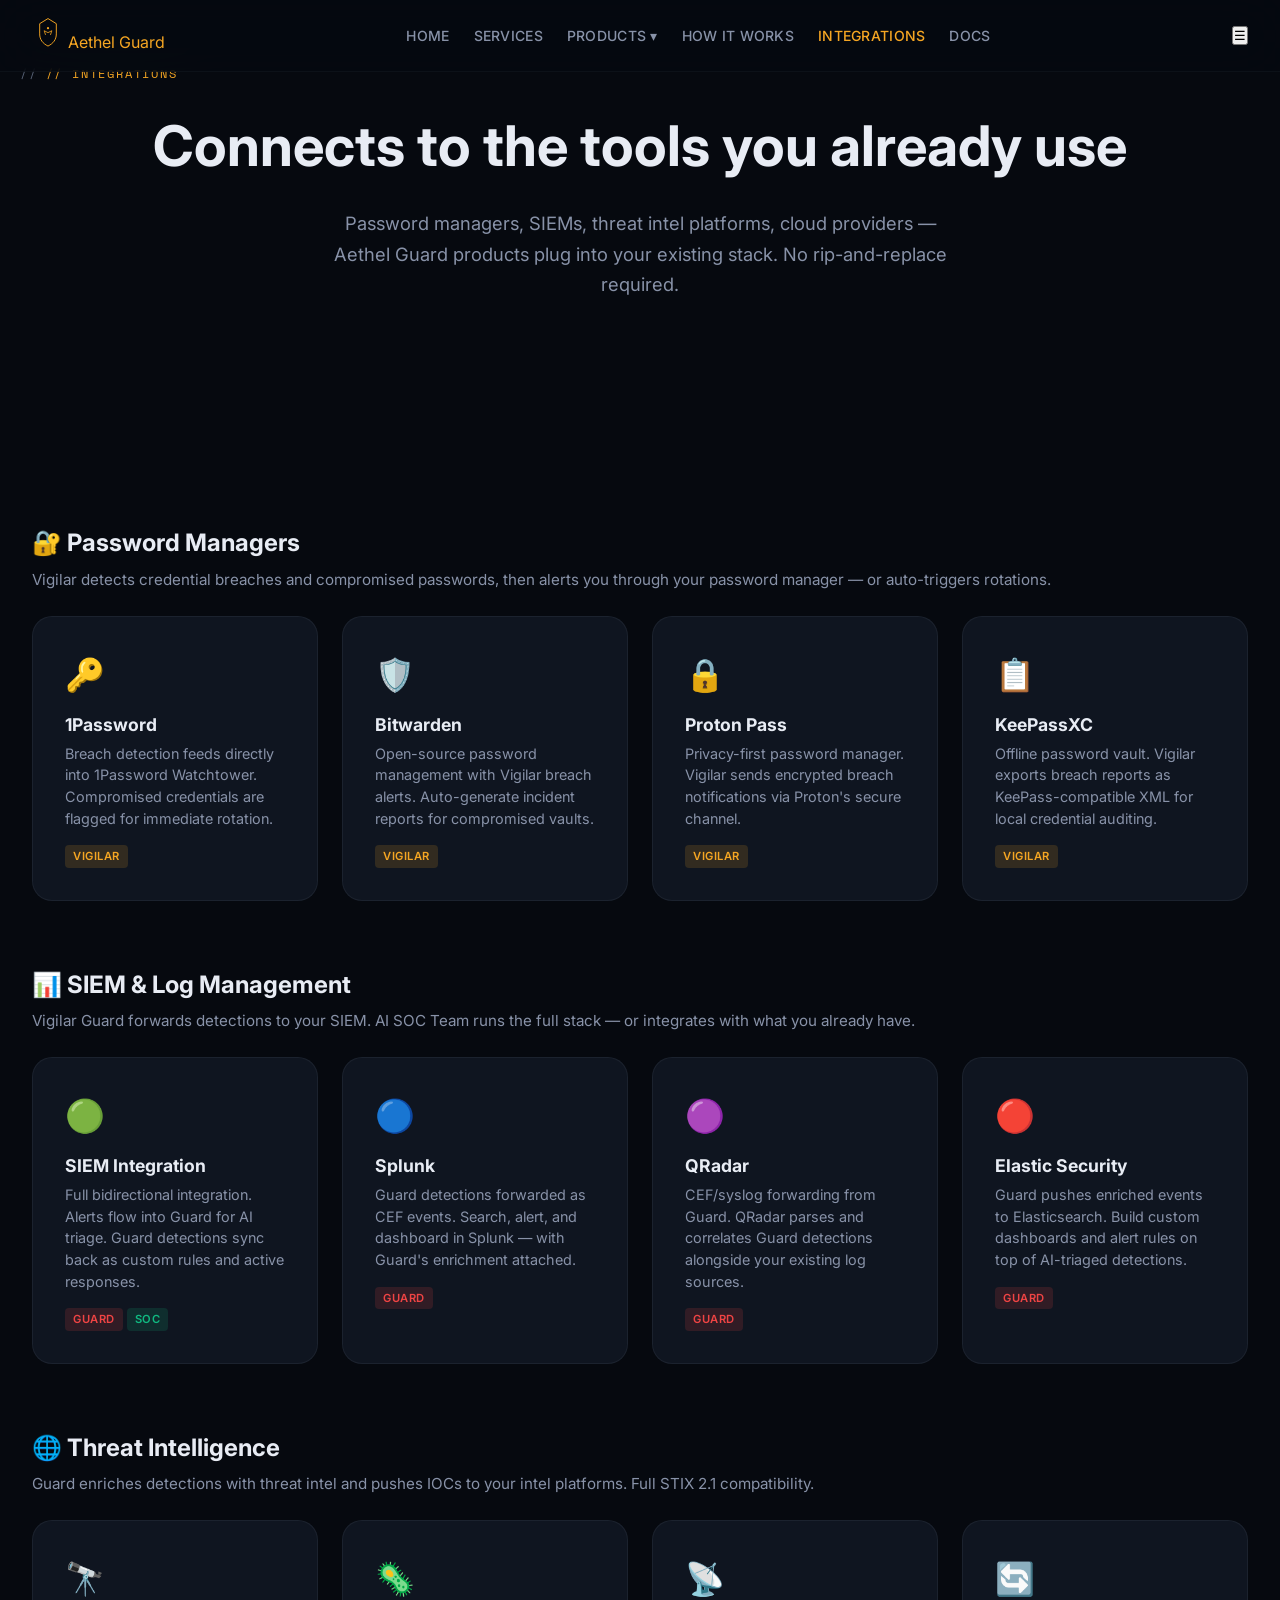
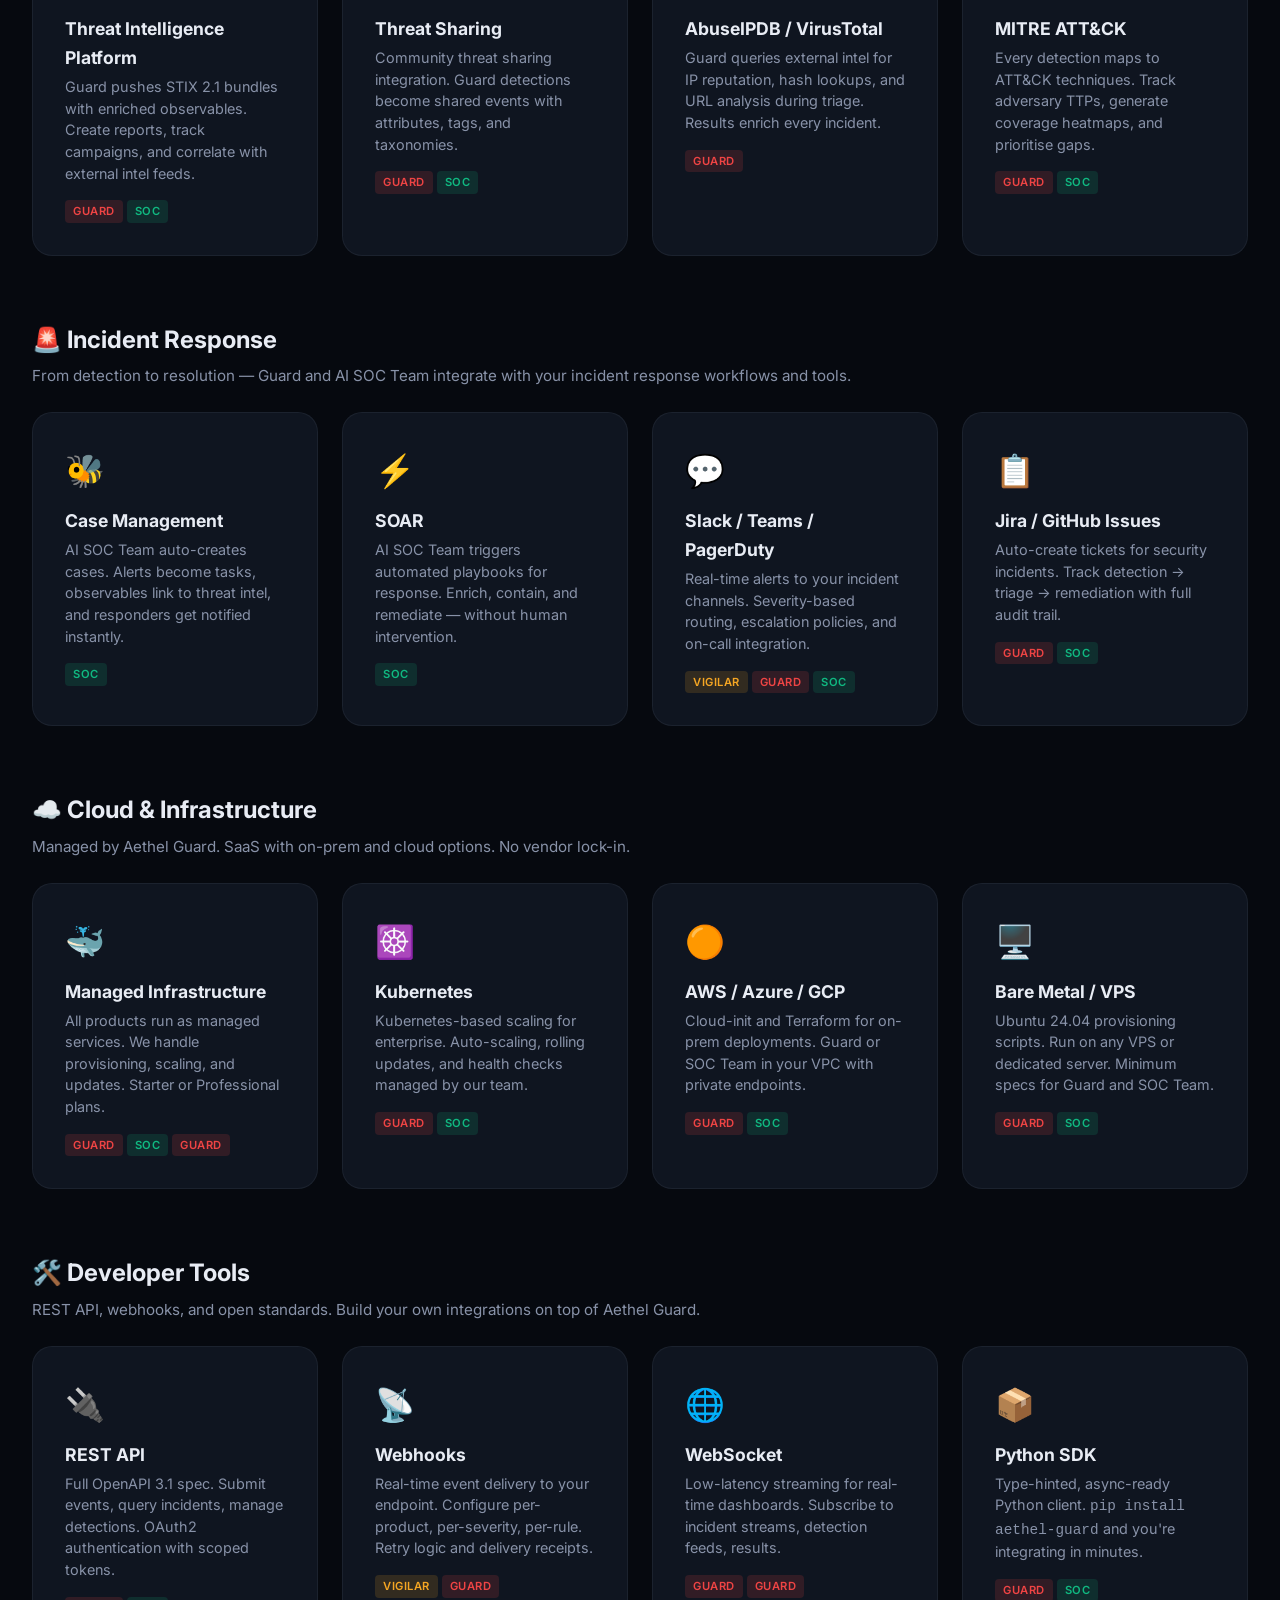
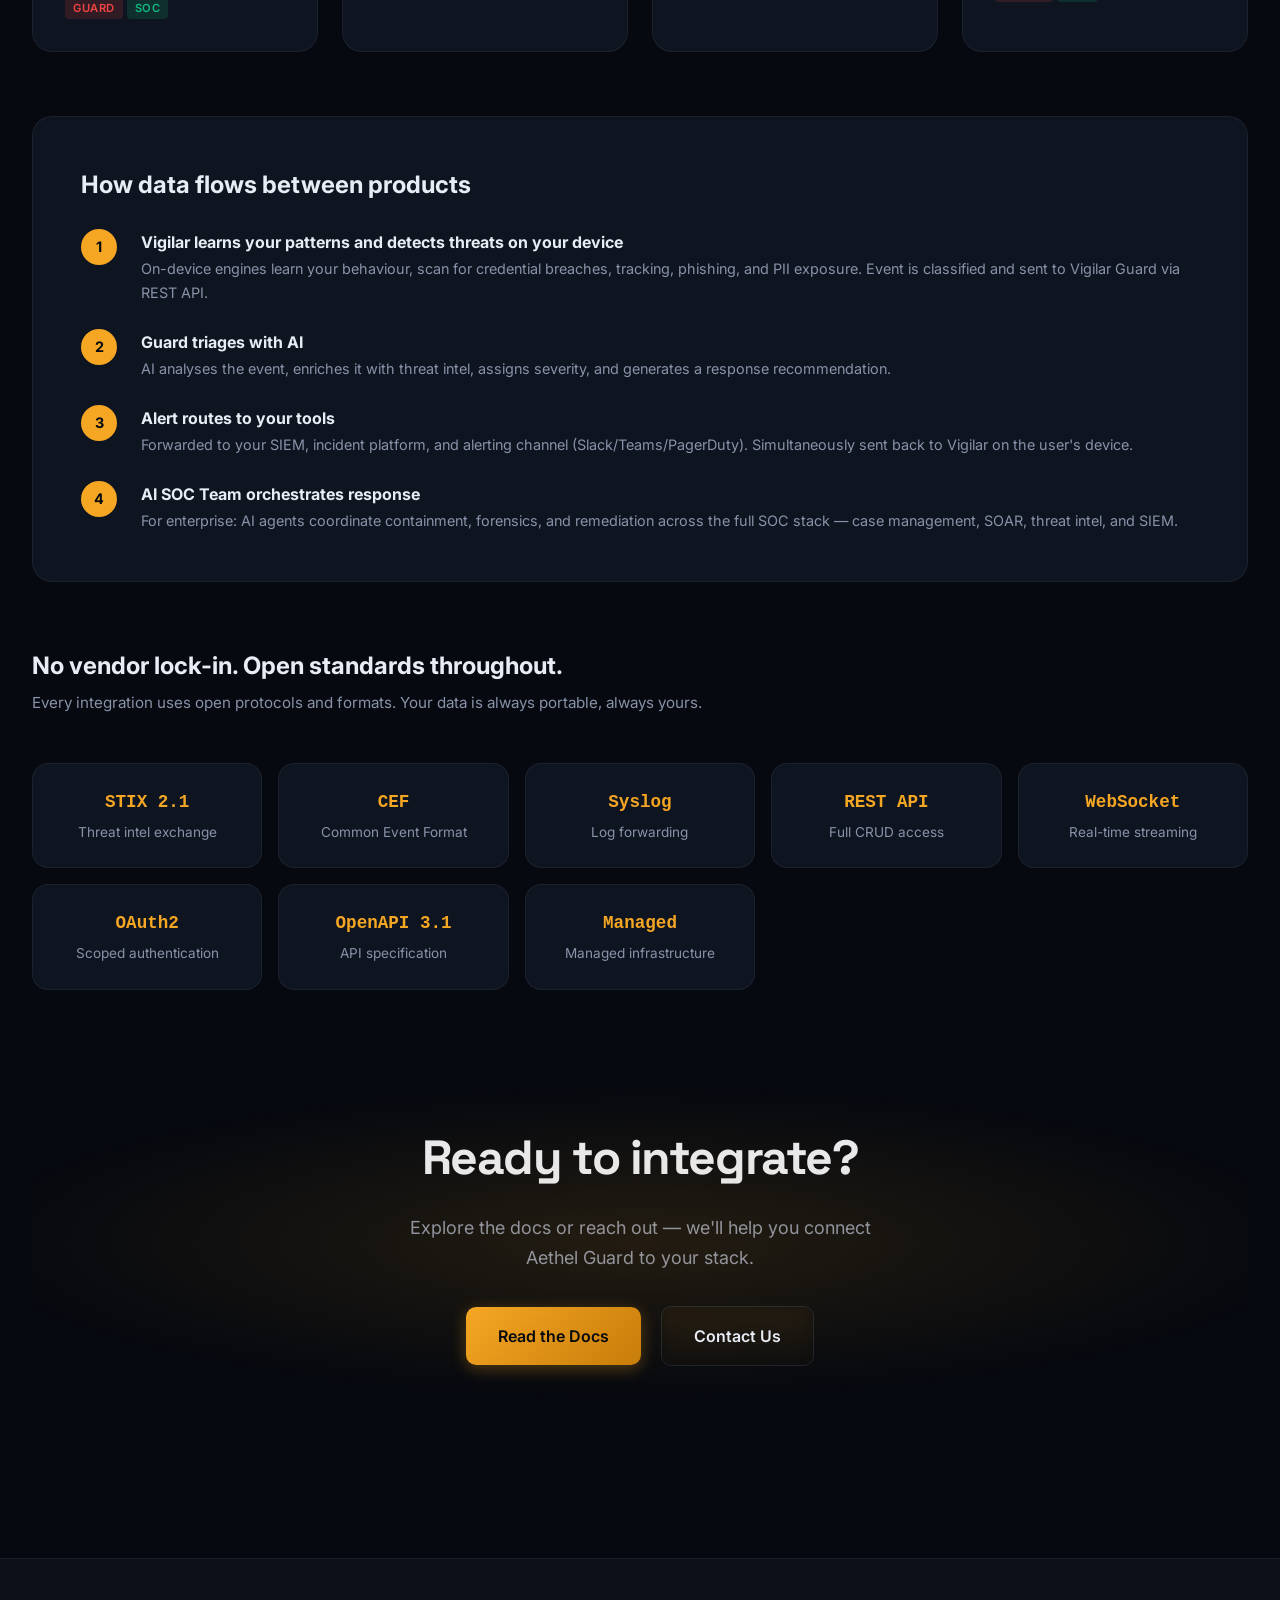
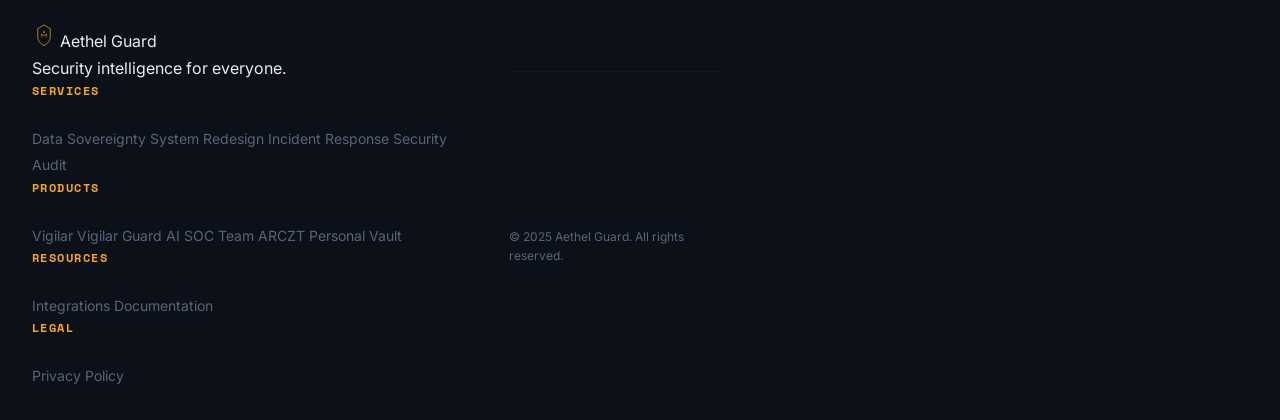
<file: pages/integrations/index.html>
<!DOCTYPE html>
<html lang="en">
<head>
  <meta charset="UTF-8">
  <meta name="viewport" content="width=device-width, initial-scale=1.0">
  <title>Integrations — Aethel Guard</title>
  <meta name="description" content="Aethel Guard products integrate with the tools you already use — password managers, SIEMs, threat intel platforms, cloud providers, and more.">
  <link rel="icon" href="../../assets/img/favicon.svg" type="image/svg+xml">
  <link rel="preconnect" href="https://fonts.googleapis.com">
  <link rel="preconnect" href="https://fonts.gstatic.com" crossorigin>
  <link href="https://fonts.googleapis.com/css2?family=Inter:wght@400;500;600;700&family=Space+Grotesk:wght@400;500;600;700&family=Space+Mono:wght@400;700&display=swap" rel="stylesheet">
  <link rel="stylesheet" href="../../assets/css/style.css">
  <style>
    .hero-sm { padding: var(--space-3xl) 0 var(--space-2xl); text-align: center; }
    .hero-sm h1 { font-size: clamp(2rem, 5vw, 3.5rem); margin-bottom: var(--space-md); }
    .hero-sm .subtitle { color: var(--text-secondary); font-size: 1.15rem; max-width: 640px; margin: 0 auto var(--space-2xl); }

    .int-grid { display: grid; grid-template-columns: repeat(auto-fill, minmax(280px, 1fr)); gap: var(--space-lg); margin-bottom: var(--space-3xl); }

    .int-category { margin-bottom: var(--space-3xl); }
    .int-category h2 { font-size: 1.5rem; margin-bottom: var(--space-xs); }
    .int-category .cat-desc { color: var(--text-secondary); margin-bottom: var(--space-lg); font-size: 0.95rem; }

    .int-card {
      background: var(--bg-card);
      border: 1px solid var(--border-default);
      border-radius: var(--radius-xl);
      padding: var(--space-xl);
      transition: all var(--transition-slow);
    }
    .int-card:hover { border-color: var(--accent); transform: translateY(-2px); box-shadow: 0 8px 32px rgba(245,166,35,0.08); }

    .int-card .int-icon { font-size: 2rem; margin-bottom: var(--space-sm); }
    .int-card h3 { font-size: 1.1rem; margin-bottom: var(--space-xs); }
    .int-card p { color: var(--text-secondary); font-size: 0.9rem; line-height: 1.5; margin-bottom: var(--space-md); }
    .int-card .int-products { display: flex; gap: var(--space-xs); flex-wrap: wrap; }
    .int-card .badge { font-size: 0.7rem; padding: 2px 8px; border-radius: 4px; font-weight: 600; text-transform: uppercase; letter-spacing: 0.5px; }
    .badge-vigilar { background: rgba(245,166,35,0.15); color: var(--accent); }
    .badge-guard { background: rgba(0,212,255,0.15); color: var(--cyan); }
    .badge-soc { background: rgba(16,185,129,0.15); color: #10b981; }
    .badge-guard { background: rgba(239,68,68,0.15); color: #ef4444; }

    .how-it-works {
      background: var(--bg-card);
      border: 1px solid var(--border-default);
      border-radius: var(--radius-xl);
      padding: var(--space-2xl);
      margin: var(--space-3xl) 0;
    }
    .how-it-works h2 { margin-bottom: var(--space-lg); }

    .flow-steps { display: flex; flex-direction: column; gap: var(--space-lg); }
    .flow-step {
      display: flex;
      gap: var(--space-lg);
      align-items: flex-start;
    }
    .flow-step .step-num {
      flex-shrink: 0;
      width: 36px; height: 36px;
      background: var(--accent);
      color: var(--bg-primary);
      border-radius: 50%;
      display: flex; align-items: center; justify-content: center;
      font-weight: 700; font-size: 0.9rem;
    }
    .flow-step h3 { font-size: 1rem; margin-bottom: 2px; }
    .flow-step p { color: var(--text-secondary); font-size: 0.9rem; }

    .standards-grid { display: grid; grid-template-columns: repeat(auto-fill, minmax(200px, 1fr)); gap: var(--space-md); margin: var(--space-2xl) 0; }
    .standard-card {
      background: var(--bg-card);
      border: 1px solid var(--border-default);
      border-radius: var(--radius-lg);
      padding: var(--space-lg);
      text-align: center;
    }
    .standard-card code { font-size: 1.1rem; font-weight: 700; color: var(--accent); display: block; margin-bottom: var(--space-xs); }
    .standard-card p { color: var(--text-secondary); font-size: 0.85rem; }

    .cta-section { text-align: center; padding: var(--space-3xl) 0; }
    .cta-section h2 { margin-bottom: var(--space-md); }
    .cta-section p { color: var(--text-secondary); margin-bottom: var(--space-xl); max-width: 500px; margin-left: auto; margin-right: auto; }

    @media (max-width: 768px) {
      .int-grid { grid-template-columns: 1fr; }
      .flow-step { flex-direction: column; }
    }
  </style>
</head>
<body>

<!-- NAVIGATION -->
<nav class="nav">
  <div class="nav-inner">
    <a href="../../index.html" class="nav-logo">
      <svg width="32" height="32" viewBox="0 0 100 100" fill="none" xmlns="http://www.w3.org/2000/svg">
        <path d="M50 8 L24 24 L24 56 C24 74 34 86 50 94 C66 86 76 74 76 56 L76 24 Z" fill="none" stroke="#F5A623" stroke-width="3"/>
        <path d="M42 58 L38 46 L50 52 L62 46 L58 58" fill="none" stroke="#F5A623" stroke-width="2.5" stroke-linecap="round" stroke-linejoin="round"/>
        <circle cx="50" cy="38" r="3.5" fill="#F5A623"/>
      </svg>
      <span>Aethel Guard</span>
    </a>
    <div class="nav-links">
      <a href="../../index.html">Home</a>
      <a href="../services/index.html">Services</a>
      <a href="../../index.html#products" class="nav-dropdown-trigger">Products ▾</a>
      <a href="../../index.html#how-it-works">How It Works</a>
      <a href="index.html" style="color: var(--accent);">Integrations</a>
      <a href="../docs/index.html">Docs</a>
    </div>
    <button class="mobile-toggle" aria-label="Menu">☰</button>
  </div>
</nav>

<!-- HERO -->
<section class="hero-sm">
  <div class="section-inner">
    <div class="section-label">// Integrations</div>
    <h1>Connects to the tools <span class="accent">you already use</span></h1>
    <p class="subtitle">Password managers, SIEMs, threat intel platforms, cloud providers — Aethel Guard products plug into your existing stack. No rip-and-replace required.</p>
  </div>
</section>

<!-- ═══ PASSWORD MANAGERS ═══ -->
<section class="section">
  <div class="section-inner">
    <div class="int-category">
      <h2>🔐 Password Managers</h2>
      <p class="cat-desc">Vigilar detects credential breaches and compromised passwords, then alerts you through your password manager — or auto-triggers rotations.</p>
      <div class="int-grid">
        <div class="int-card reveal">
          <div class="int-icon">🔑</div>
          <h3>1Password</h3>
          <p>Breach detection feeds directly into 1Password Watchtower. Compromised credentials are flagged for immediate rotation.</p>
          <div class="int-products"><span class="badge badge-vigilar">Vigilar</span></div>
        </div>
        <div class="int-card reveal delay-1">
          <div class="int-icon">🛡️</div>
          <h3>Bitwarden</h3>
          <p>Open-source password management with Vigilar breach alerts. Auto-generate incident reports for compromised vaults.</p>
          <div class="int-products"><span class="badge badge-vigilar">Vigilar</span></div>
        </div>
        <div class="int-card reveal delay-2">
          <div class="int-icon">🔒</div>
          <h3>Proton Pass</h3>
          <p>Privacy-first password manager. Vigilar sends encrypted breach notifications via Proton's secure channel.</p>
          <div class="int-products"><span class="badge badge-vigilar">Vigilar</span></div>
        </div>
        <div class="int-card reveal delay-3">
          <div class="int-icon">📋</div>
          <h3>KeePassXC</h3>
          <p>Offline password vault. Vigilar exports breach reports as KeePass-compatible XML for local credential auditing.</p>
          <div class="int-products"><span class="badge badge-vigilar">Vigilar</span></div>
        </div>
      </div>
    </div>

    <!-- ═══ SIEM & LOG MANAGEMENT ═══ -->
    <div class="int-category">
      <h2>📊 SIEM & Log Management</h2>
      <p class="cat-desc">Vigilar Guard forwards detections to your SIEM. AI SOC Team runs the full stack — or integrates with what you already have.</p>
      <div class="int-grid">
        <div class="int-card reveal">
          <div class="int-icon">🟢</div>
          <h3>SIEM Integration</h3>
          <p>Full bidirectional integration. Alerts flow into Guard for AI triage. Guard detections sync back as custom rules and active responses.</p>
          <div class="int-products"><span class="badge badge-guard">Guard</span> <span class="badge badge-soc">SOC</span></div>
        </div>
        <div class="int-card reveal delay-1">
          <div class="int-icon">🔵</div>
          <h3>Splunk</h3>
          <p>Guard detections forwarded as CEF events. Search, alert, and dashboard in Splunk — with Guard's enrichment attached.</p>
          <div class="int-products"><span class="badge badge-guard">Guard</span></div>
        </div>
        <div class="int-card reveal delay-2">
          <div class="int-icon">🟣</div>
          <h3>QRadar</h3>
          <p>CEF/syslog forwarding from Guard. QRadar parses and correlates Guard detections alongside your existing log sources.</p>
          <div class="int-products"><span class="badge badge-guard">Guard</span></div>
        </div>
        <div class="int-card reveal delay-3">
          <div class="int-icon">🔴</div>
          <h3>Elastic Security</h3>
          <p>Guard pushes enriched events to Elasticsearch. Build custom dashboards and alert rules on top of AI-triaged detections.</p>
          <div class="int-products"><span class="badge badge-guard">Guard</span></div>
        </div>
      </div>
    </div>

    <!-- ═══ THREAT INTELLIGENCE ═══ -->
    <div class="int-category">
      <h2>🌐 Threat Intelligence</h2>
      <p class="cat-desc">Guard enriches detections with threat intel and pushes IOCs to your intel platforms. Full STIX 2.1 compatibility.</p>
      <div class="int-grid">
        <div class="int-card reveal">
          <div class="int-icon">🔭</div>
          <h3>Threat Intelligence Platform</h3>
          <p>Guard pushes STIX 2.1 bundles with enriched observables. Create reports, track campaigns, and correlate with external intel feeds.</p>
          <div class="int-products"><span class="badge badge-guard">Guard</span> <span class="badge badge-soc">SOC</span></div>
        </div>
        <div class="int-card reveal delay-1">
          <div class="int-icon">🦠</div>
          <h3>Threat Sharing</h3>
          <p>Community threat sharing integration. Guard detections become shared events with attributes, tags, and taxonomies.</p>
          <div class="int-products"><span class="badge badge-guard">Guard</span> <span class="badge badge-soc">SOC</span></div>
        </div>
        <div class="int-card reveal delay-2">
          <div class="int-icon">📡</div>
          <h3>AbuseIPDB / VirusTotal</h3>
          <p>Guard queries external intel for IP reputation, hash lookups, and URL analysis during triage. Results enrich every incident.</p>
          <div class="int-products"><span class="badge badge-guard">Guard</span></div>
        </div>
        <div class="int-card reveal delay-3">
          <div class="int-icon">🔄</div>
          <h3>MITRE ATT&CK</h3>
          <p>Every detection maps to ATT&CK techniques. Track adversary TTPs, generate coverage heatmaps, and prioritise gaps.</p>
          <div class="int-products"><span class="badge badge-guard">Guard</span> <span class="badge badge-soc">SOC</span></div>
        </div>
      </div>
    </div>

    <!-- ═══ INCIDENT RESPONSE ═══ -->
    <div class="int-category">
      <h2>🚨 Incident Response</h2>
      <p class="cat-desc">From detection to resolution — Guard and AI SOC Team integrate with your incident response workflows and tools.</p>
      <div class="int-grid">
        <div class="int-card reveal">
          <div class="int-icon">🐝</div>
          <h3>Case Management</h3>
          <p>AI SOC Team auto-creates cases. Alerts become tasks, observables link to threat intel, and responders get notified instantly.</p>
          <div class="int-products"><span class="badge badge-soc">SOC</span></div>
        </div>
        <div class="int-card reveal delay-1">
          <div class="int-icon">⚡</div>
          <h3>SOAR</h3>
          <p>AI SOC Team triggers automated playbooks for response. Enrich, contain, and remediate — without human intervention.</p>
          <div class="int-products"><span class="badge badge-soc">SOC</span></div>
        </div>
        <div class="int-card reveal delay-2">
          <div class="int-icon">💬</div>
          <h3>Slack / Teams / PagerDuty</h3>
          <p>Real-time alerts to your incident channels. Severity-based routing, escalation policies, and on-call integration.</p>
          <div class="int-products"><span class="badge badge-vigilar">Vigilar</span> <span class="badge badge-guard">Guard</span> <span class="badge badge-soc">SOC</span></div>
        </div>
        <div class="int-card reveal delay-3">
          <div class="int-icon">📋</div>
          <h3>Jira / GitHub Issues</h3>
          <p>Auto-create tickets for security incidents. Track detection → triage → remediation with full audit trail.</p>
          <div class="int-products"><span class="badge badge-guard">Guard</span> <span class="badge badge-soc">SOC</span></div>
        </div>
      </div>
    </div>

    <!-- ═══ CLOUD & INFRASTRUCTURE ═══ -->
    <div class="int-category">
      <h2>☁️ Cloud & Infrastructure</h2>
      <p class="cat-desc">Managed by Aethel Guard. SaaS with on-prem and cloud options. No vendor lock-in.</p>
      <div class="int-grid">
        <div class="int-card reveal">
          <div class="int-icon">🐳</div>
          <h3>Managed Infrastructure</h3>
          <p>All products run as managed services. We handle provisioning, scaling, and updates. Starter or Professional plans.</p>
          <div class="int-products"><span class="badge badge-guard">Guard</span> <span class="badge badge-soc">SOC</span> <span class="badge badge-guard">Guard</span></div>
        </div>
        <div class="int-card reveal delay-1">
          <div class="int-icon">☸️</div>
          <h3>Kubernetes</h3>
          <p>Kubernetes-based scaling for enterprise. Auto-scaling, rolling updates, and health checks managed by our team.</p>
          <div class="int-products"><span class="badge badge-guard">Guard</span> <span class="badge badge-soc">SOC</span></div>
        </div>
        <div class="int-card reveal delay-2">
          <div class="int-icon">🟠</div>
          <h3>AWS / Azure / GCP</h3>
          <p>Cloud-init and Terraform for on-prem deployments. Guard or SOC Team in your VPC with private endpoints.</p>
          <div class="int-products"><span class="badge badge-guard">Guard</span> <span class="badge badge-soc">SOC</span></div>
        </div>
        <div class="int-card reveal delay-3">
          <div class="int-icon">🖥️</div>
          <h3>Bare Metal / VPS</h3>
          <p>Ubuntu 24.04 provisioning scripts. Run on any VPS or dedicated server. Minimum specs for Guard and SOC Team.</p>
          <div class="int-products"><span class="badge badge-guard">Guard</span> <span class="badge badge-soc">SOC</span></div>
        </div>
      </div>
    </div>

    <!-- ═══ DEVELOPER TOOLS ═══ -->
    <div class="int-category">
      <h2>🛠️ Developer Tools</h2>
      <p class="cat-desc">REST API, webhooks, and open standards. Build your own integrations on top of Aethel Guard.</p>
      <div class="int-grid">
        <div class="int-card reveal">
          <div class="int-icon">🔌</div>
          <h3>REST API</h3>
          <p>Full OpenAPI 3.1 spec. Submit events, query incidents, manage detections. OAuth2 authentication with scoped tokens.</p>
          <div class="int-products"><span class="badge badge-guard">Guard</span> <span class="badge badge-soc">SOC</span></div>
        </div>
        <div class="int-card reveal delay-1">
          <div class="int-icon">📡</div>
          <h3>Webhooks</h3>
          <p>Real-time event delivery to your endpoint. Configure per-product, per-severity, per-rule. Retry logic and delivery receipts.</p>
          <div class="int-products"><span class="badge badge-vigilar">Vigilar</span> <span class="badge badge-guard">Guard</span></div>
        </div>
        <div class="int-card reveal delay-2">
          <div class="int-icon">🌐</div>
          <h3>WebSocket</h3>
          <p>Low-latency streaming for real-time dashboards. Subscribe to incident streams, detection feeds,  results.</p>
          <div class="int-products"><span class="badge badge-guard">Guard</span> <span class="badge badge-guard">Guard</span></div>
        </div>
        <div class="int-card reveal delay-3">
          <div class="int-icon">📦</div>
          <h3>Python SDK</h3>
          <p>Type-hinted, async-ready Python client. <code>pip install aethel-guard</code> and you're integrating in minutes.</p>
          <div class="int-products"><span class="badge badge-guard">Guard</span> <span class="badge badge-soc">SOC</span></div>
        </div>
      </div>
    </div>

    <!-- ═══ HOW DATA FLOWS ═══ -->
    <div class="how-it-works reveal">
      <h2>How data flows between products</h2>
      <div class="flow-steps">
        <div class="flow-step">
          <div class="step-num">1</div>
          <div>
            <h3>Vigilar learns your patterns and detects threats on your device</h3>
            <p>On-device engines learn your behaviour, scan for credential breaches, tracking, phishing, and PII exposure. Event is classified and sent to Vigilar Guard via REST API.</p>
          </div>
        </div>
        <div class="flow-step">
          <div class="step-num">2</div>
          <div>
            <h3>Guard triages with AI</h3>
            <p>AI analyses the event, enriches it with threat intel, assigns severity, and generates a response recommendation.</p>
          </div>
        </div>
        <div class="flow-step">
          <div class="step-num">3</div>
          <div>
            <h3>Alert routes to your tools</h3>
            <p>Forwarded to your SIEM, incident platform, and alerting channel (Slack/Teams/PagerDuty). Simultaneously sent back to Vigilar on the user's device.</p>
          </div>
        </div>
        <div class="flow-step">
          <div class="step-num">4</div>
          <div>
            <h3>AI SOC Team orchestrates response</h3>
            <p>For enterprise: AI agents coordinate containment, forensics, and remediation across the full SOC stack — case management, SOAR, threat intel, and SIEM.</p>
          </div>
        </div>
      </div>
    </div>

    <!-- ═══ OPEN STANDARDS ═══ -->
    <div class="int-category reveal">
      <h2>No vendor lock-in. Open standards throughout.</h2>
      <p class="cat-desc">Every integration uses open protocols and formats. Your data is always portable, always yours.</p>
      <div class="standards-grid">
        <div class="standard-card">
          <code>STIX 2.1</code>
          <p>Threat intel exchange</p>
        </div>
        <div class="standard-card">
          <code>CEF</code>
          <p>Common Event Format</p>
        </div>
        <div class="standard-card">
          <code>Syslog</code>
          <p>Log forwarding</p>
        </div>
        <div class="standard-card">
          <code>REST API</code>
          <p>Full CRUD access</p>
        </div>
        <div class="standard-card">
          <code>WebSocket</code>
          <p>Real-time streaming</p>
        </div>
        <div class="standard-card">
          <code>OAuth2</code>
          <p>Scoped authentication</p>
        </div>
        <div class="standard-card">
          <code>OpenAPI 3.1</code>
          <p>API specification</p>
        </div>
        <div class="standard-card">
          <code>Managed</code>
          <p>Managed infrastructure</p>
        </div>
      </div>
    </div>

    <!-- ═══ CTA ═══ -->
    <div class="cta-section reveal">
      <h2>Ready to integrate?</h2>
      <p>Explore the docs or reach out — we'll help you connect Aethel Guard to your stack.</p>
      <a href="../docs/index.html" class="btn btn-primary">Read the Docs</a>
      <a href="mailto:hello@aethelguard.com" class="btn btn-secondary" style="margin-left: var(--space-md);">Contact Us</a>
    </div>
  </div>
</section>

<!-- FOOTER -->
<footer class="footer">
  <div class="footer-inner">
    <div class="footer-grid">
      <div class="footer-col">
        <div class="footer-logo">
          <svg width="24" height="24" viewBox="0 0 100 100" fill="none" xmlns="http://www.w3.org/2000/svg">
            <path d="M50 8 L24 24 L24 56 C24 74 34 86 50 94 C66 86 76 74 76 56 L76 24 Z" fill="none" stroke="#F5A623" stroke-width="3"/>
            <path d="M42 58 L38 46 L50 52 L62 46 L58 58" fill="none" stroke="#F5A623" stroke-width="2.5" stroke-linecap="round" stroke-linejoin="round"/>
            <circle cx="50" cy="38" r="3.5" fill="#F5A623"/>
          </svg>
          <span>Aethel Guard</span>
        </div>
        <p class="footer-tagline">Security intelligence for everyone.</p>
      </div>
      <div class="footer-col">
        <h4>Services</h4>
        <a href="../services/data-sovereignty.html">Data Sovereignty</a>
        <a href="../services/system-redesign.html">System Redesign</a>
        <a href="../services/incident-response.html">Incident Response</a>
        <a href="../services/security-audit.html">Security Audit</a>
      </div>
      <div class="footer-col">
        <h4>Products</h4>
        <a href="../vigilar/index.html">Vigilar</a>
        <a href="../vigilar-guard/index.html">Vigilar Guard</a>
        <a href="../ai-soc-team/index.html">AI SOC Team</a>
        <a href="../arczt/index.html">ARCZT Personal Vault</a>
      </div>
      <div class="footer-col">
        <h4>Resources</h4>
        <a href="index.html">Integrations</a>
        <a href="../docs/index.html">Documentation</a>
      </div>
      <div class="footer-col">
        <h4>Legal</h4>
        <a href="../privacy/index.html">Privacy Policy</a>
      </div>
    </div>
    <div class="footer-bottom">
      <p>© 2025 Aethel Guard. All rights reserved.</p>
    </div>
  </div>
</footer>

<script src="../../assets/js/main.js"></script>
</body>
</html>
</file>
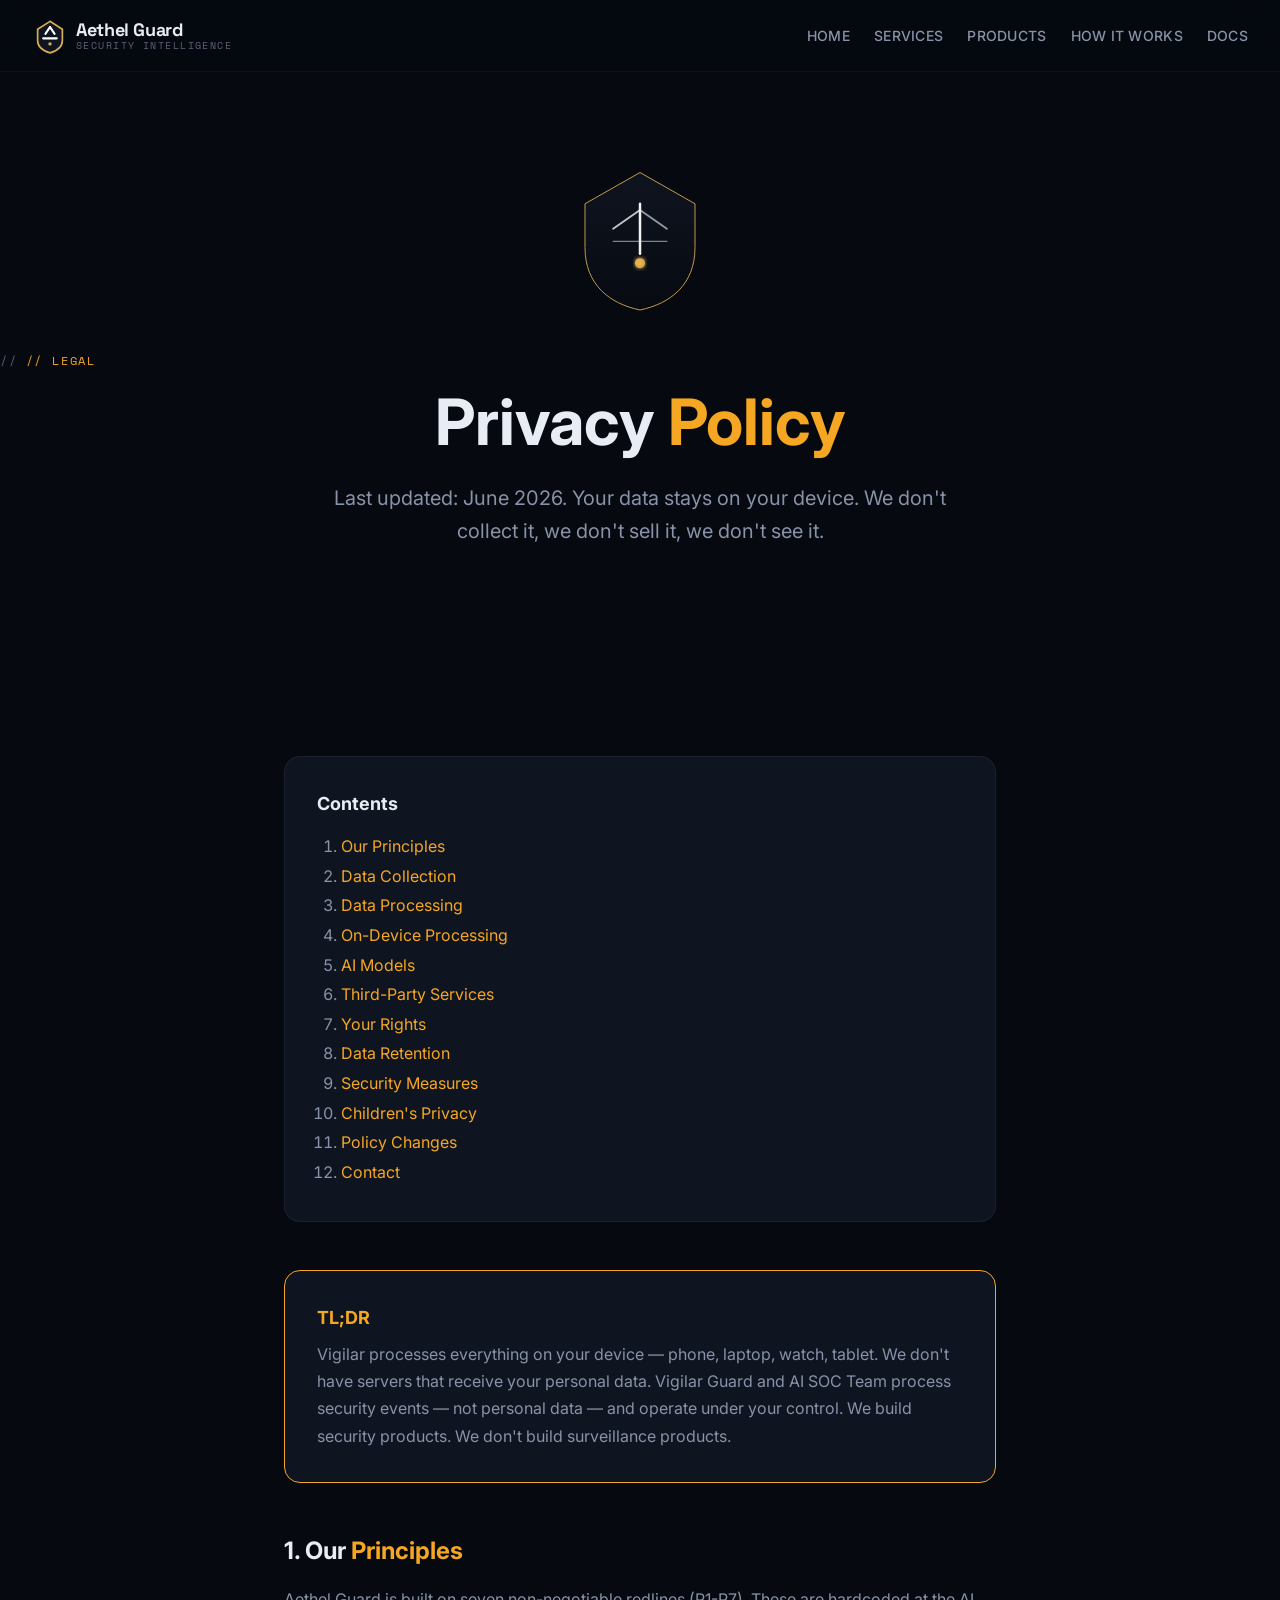
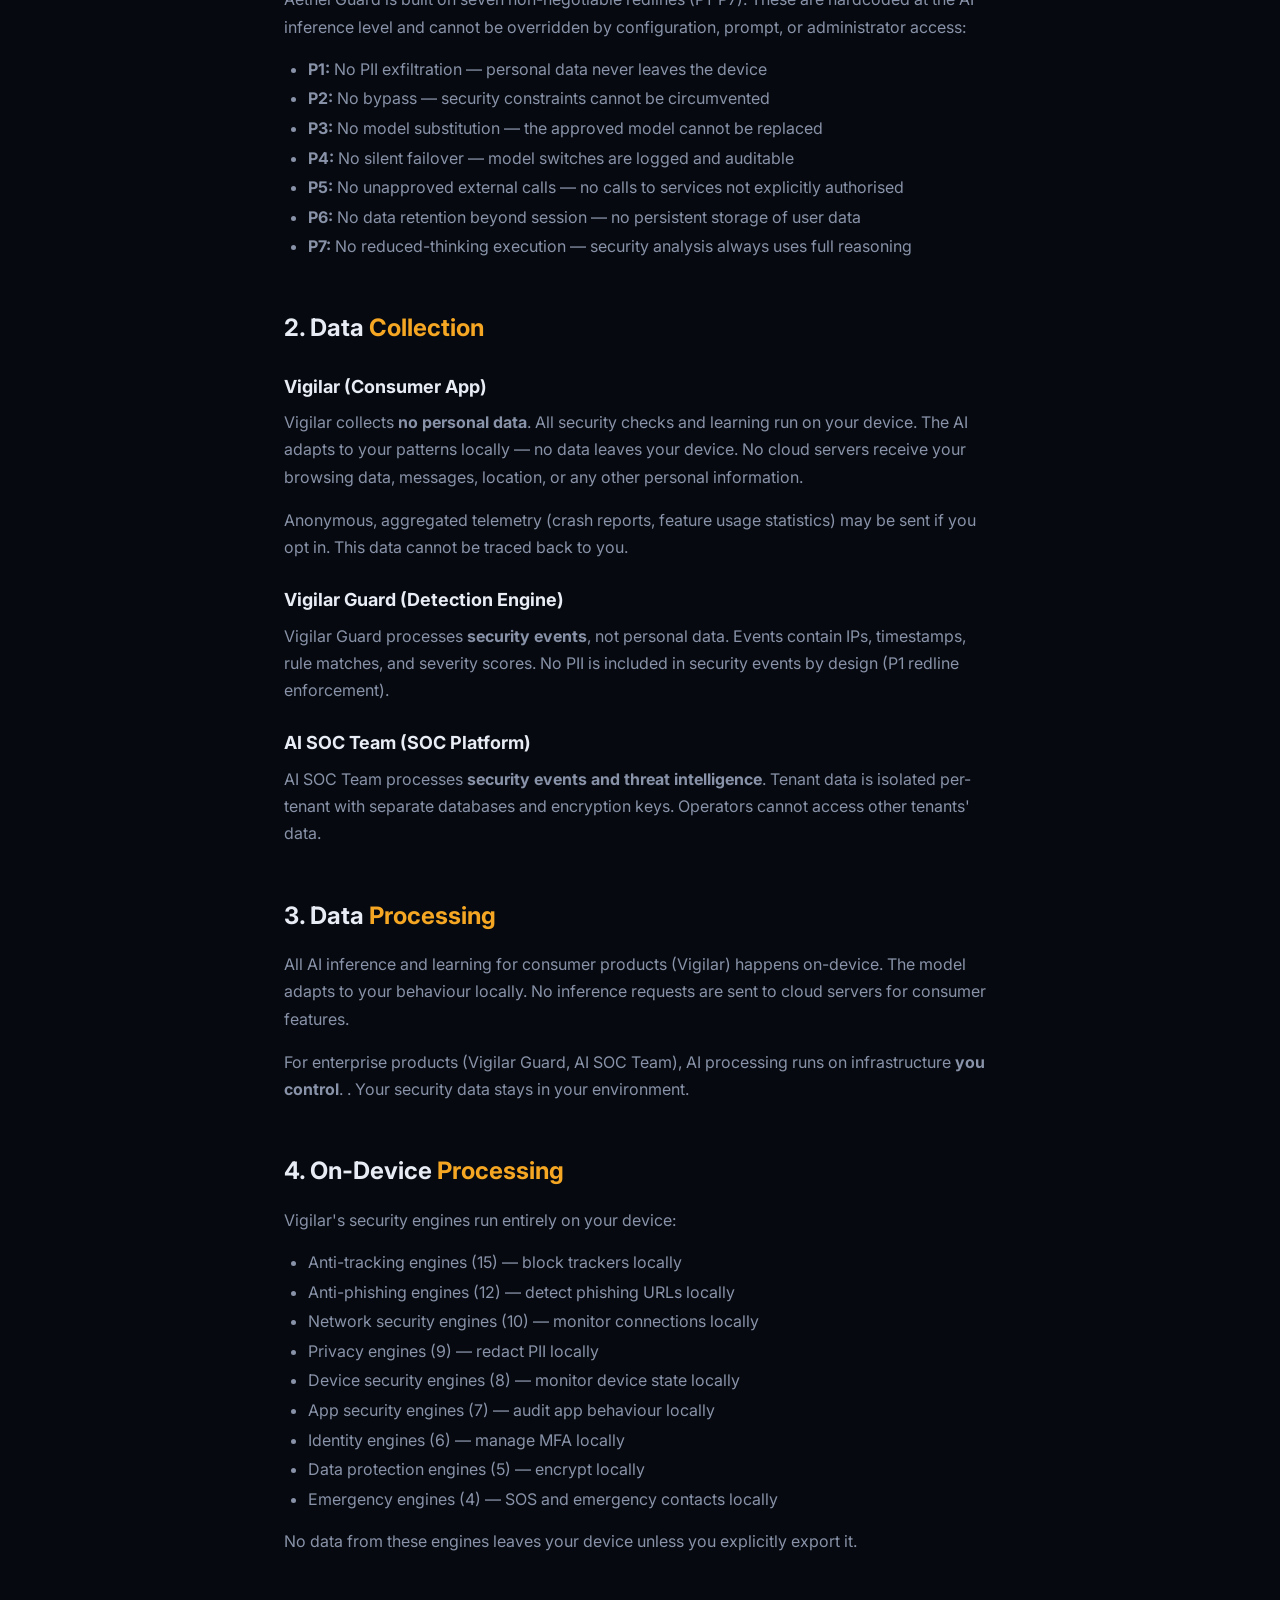
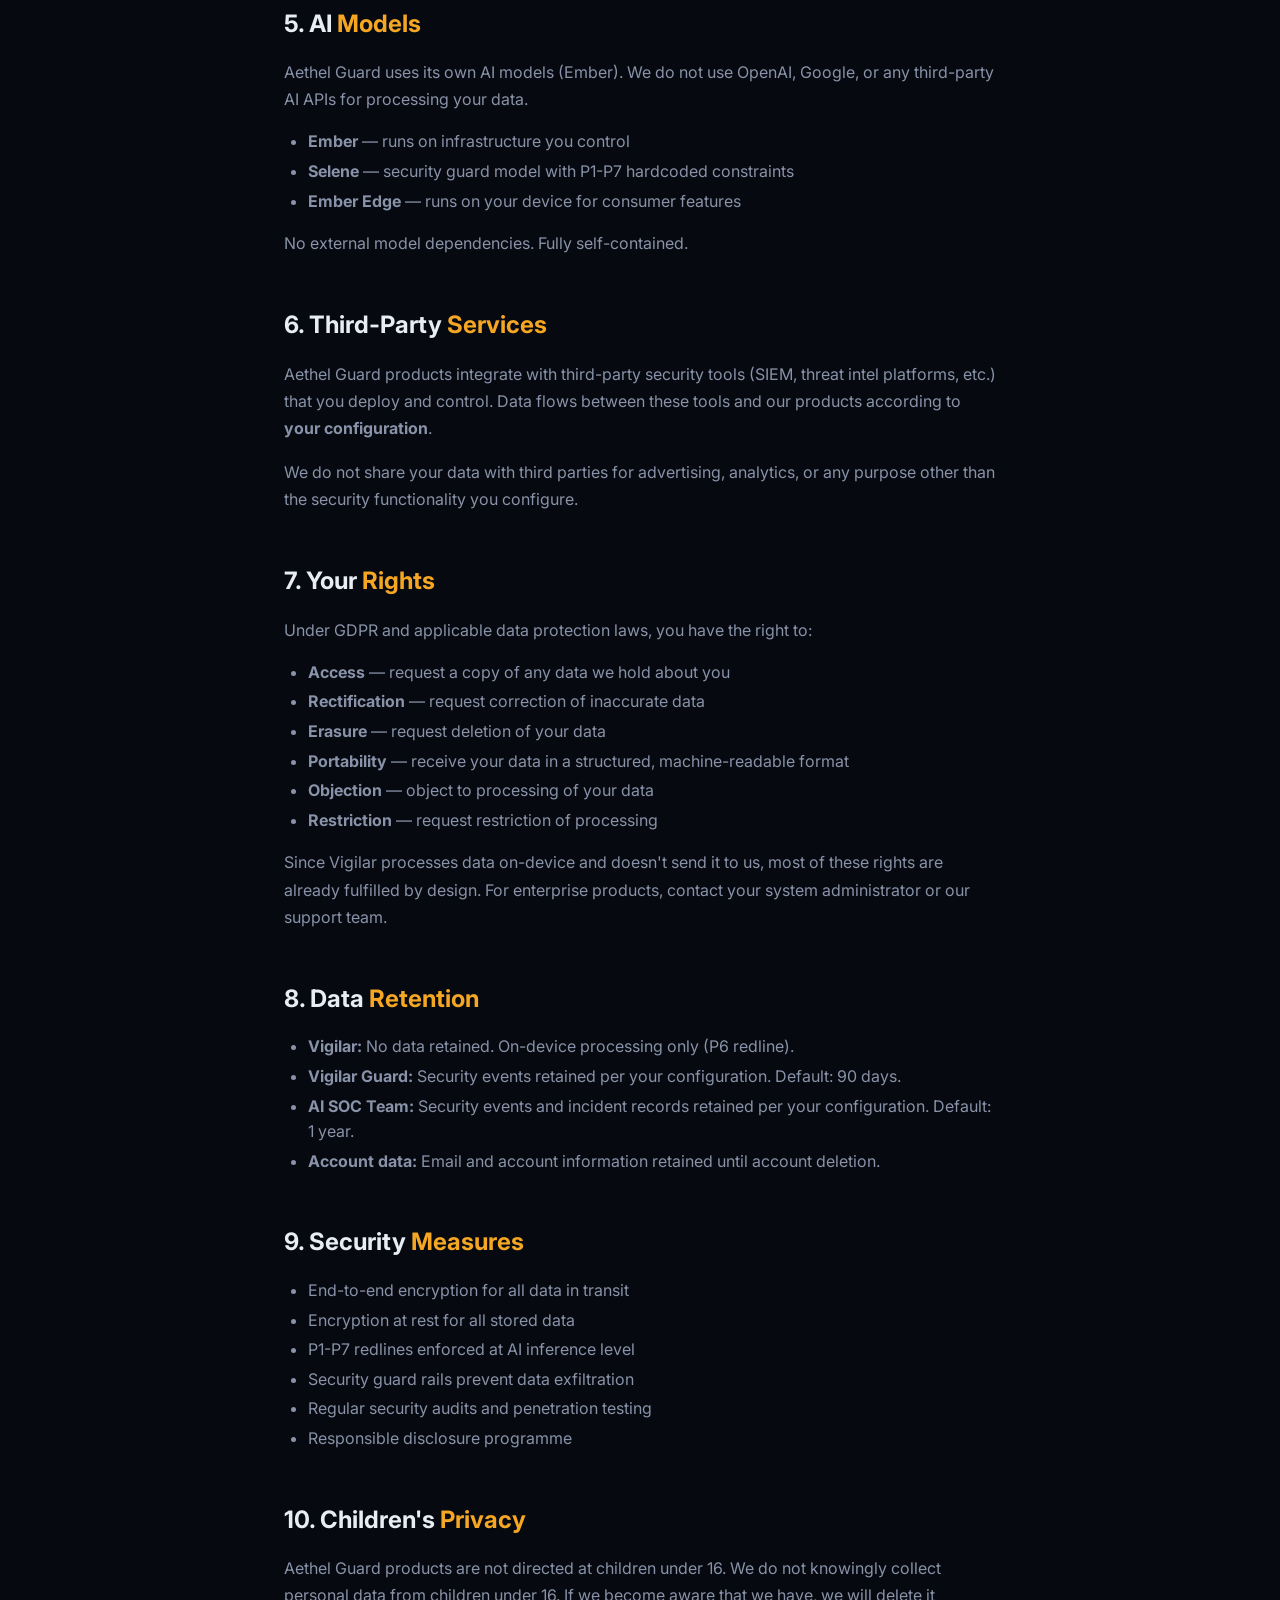
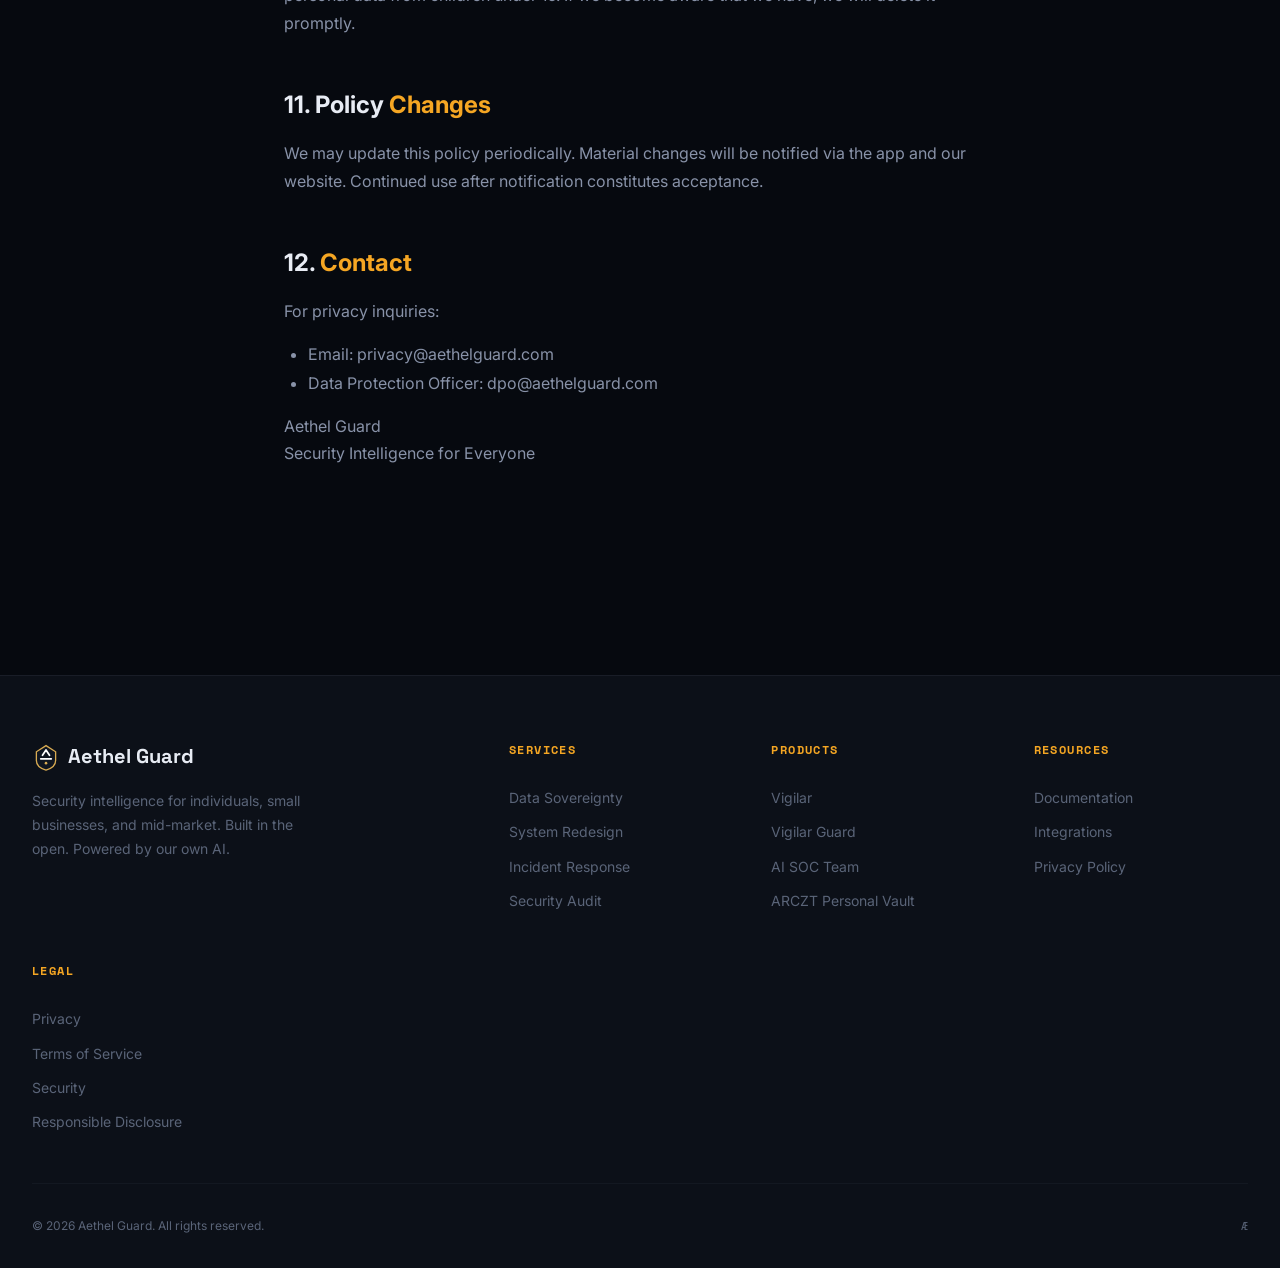
<file: pages/privacy/index.html>
<!DOCTYPE html>
<html lang="en">
<head>
  <meta charset="UTF-8">
  <meta name="viewport" content="width=device-width, initial-scale=1.0">
  <title>Privacy Policy — Aethel Guard</title>
  <meta name="description" content="Aethel Guard privacy policy. Your data stays on your device. We don't collect it, we don't sell it, we don't see it.">
  <link rel="icon" href="../../assets/img/favicon.svg" type="image/svg+xml">
  <link rel="preconnect" href="https://fonts.googleapis.com">
  <link rel="preconnect" href="https://fonts.gstatic.com" crossorigin>
  <link href="https://fonts.googleapis.com/css2?family=Inter:wght@400;500;600;700&family=Space+Grotesk:wght@400;500;600;700&family=Space+Mono:wght@400;700&display=swap" rel="stylesheet">
  <link rel="stylesheet" href="../../assets/css/style.css">
  <style>
    .legal-hero { padding: 160px 0 80px; text-align: center; }
    .legal-hero h1 { font-size: clamp(2.5rem, 6vw, 4rem); font-weight: 700; line-height: 1.1; margin-bottom: var(--space-lg); }
    .legal-hero h1 .accent { color: var(--accent); }
    .legal-hero p { font-size: 1.25rem; color: var(--text-secondary); max-width: 640px; margin: 0 auto; }

    .legal-content { max-width: 760px; margin: 0 auto; padding: 0 var(--space-lg) var(--space-3xl); }
    .legal-content h2 { font-size: 1.5rem; margin-top: var(--space-2xl); margin-bottom: var(--space-md); color: var(--text-primary); }
    .legal-content h2 .accent { color: var(--accent); }
    .legal-content h3 { font-size: 1.125rem; margin-top: var(--space-lg); margin-bottom: var(--space-sm); color: var(--text-primary); }
    .legal-content p { color: var(--text-secondary); line-height: 1.7; margin-bottom: var(--space-md); }
    .legal-content ul { color: var(--text-secondary); padding-left: 1.5rem; margin-bottom: var(--space-md); }
    .legal-content li { margin-bottom: var(--space-xs); line-height: 1.6; }

    .legal-highlight {
      background: var(--bg-card); border: 1px solid var(--accent); border-radius: var(--radius-lg);
      padding: var(--space-xl); margin: var(--space-xl) 0;
    }
    .legal-highlight h3 { color: var(--accent); margin-top: 0; }
    .legal-highlight p { margin-bottom: 0; }

    .legal-toc {
      background: var(--bg-card); border: 1px solid var(--border-default); border-radius: var(--radius-lg);
      padding: var(--space-xl); margin-bottom: var(--space-2xl);
    }
    .legal-toc h3 { margin-top: 0; margin-bottom: var(--space-md); }
    .legal-toc ol { padding-left: 1.5rem; color: var(--text-secondary); }
    .legal-toc li { margin-bottom: var(--space-xs); }
    .legal-toc a { color: var(--accent); text-decoration: none; }
    .legal-toc a:hover { text-decoration: underline; }
  </style>
</head>
<body>

<!-- NAVIGATION -->
<nav class="nav">
  <div class="nav-inner">
    <a href="../../index.html" class="nav-brand">
      <svg class="logo-mark" width="32" height="32" viewBox="0 0 32 32" fill="none" xmlns="http://www.w3.org/2000/svg">
        <path d="M16 3 L5 10 L5 20 C5 26 9 29 16 31 C23 29 27 26 27 20 L27 10 Z" fill="#0F1520" stroke="#D9AB52" stroke-width="1.5"/>
        <path d="M12 14 L16 8 L20 14 M10 18 L22 18" stroke="#FFFFFF" stroke-width="2" stroke-linecap="round" stroke-linejoin="round"/>
        <circle cx="16" cy="23" r="1.5" fill="#D9AB52"/>
      </svg>
      <div class="nav-brand-text">
        <span class="nav-brand-name">Aethel Guard</span>
        <span class="nav-brand-tagline">Security Intelligence</span>
      </div>
    </a>
    <ul class="nav-links">
      <li><a href="../../index.html">Home</a></li>
      <li><a href="../services/index.html">Services</a></li>
      <li><a href="../../index.html#products">Products</a></li>
      <li><a href="../../index.html#journey">How It Works</a></li>
      <li><a href="../docs/index.html">Docs</a></li>
    </ul>
    <button class="nav-mobile-toggle" aria-label="Menu">
      <span></span><span></span><span></span>
    </button>
  </div>
</nav>

<!-- HERO -->
<section class="legal-hero">
  <div class="container">
    <img src="../../assets/img/logo.svg" alt="Aethel Guard" style="width: 160px; margin-bottom: var(--space-lg); opacity: 0.95;">
    <div class="section-label reveal">// Legal</div>
    <h1 class="reveal">Privacy <span class="accent">Policy</span></h1>
    <p class="reveal">Last updated: June 2026. Your data stays on your device. We don't collect it, we don't sell it, we don't see it.</p>
  </div>
</section>

<!-- CONTENT -->
<section class="section">
  <div class="legal-content">

    <div class="legal-toc">
      <h3>Contents</h3>
      <ol>
        <li><a href="#principles">Our Principles</a></li>
        <li><a href="#data-collection">Data Collection</a></li>
        <li><a href="#data-processing">Data Processing</a></li>
        <li><a href="#on-device">On-Device Processing</a></li>
        <li><a href="#ai-models">AI Models</a></li>
        <li><a href="#third-party">Third-Party Services</a></li>
        <li><a href="#rights">Your Rights</a></li>
        <li><a href="#retention">Data Retention</a></li>
        <li><a href="#security">Security Measures</a></li>
        <li><a href="#children">Children's Privacy</a></li>
        <li><a href="#changes">Policy Changes</a></li>
        <li><a href="#contact">Contact</a></li>
      </ol>
    </div>

    <div class="legal-highlight reveal">
      <h3>TL;DR</h3>
      <p>Vigilar processes everything on your device — phone, laptop, watch, tablet. We don't have servers that receive your personal data. Vigilar Guard and AI SOC Team process security events — not personal data — and operate under your control. We build security products. We don't build surveillance products.</p>
    </div>

    <h2 id="principles" class="reveal">1. Our <span class="accent">Principles</span></h2>
    <p>Aethel Guard is built on seven non-negotiable redlines (P1-P7). These are hardcoded at the AI inference level and cannot be overridden by configuration, prompt, or administrator access:</p>
    <ul>
      <li><strong>P1:</strong> No PII exfiltration — personal data never leaves the device</li>
      <li><strong>P2:</strong> No bypass — security constraints cannot be circumvented</li>
      <li><strong>P3:</strong> No model substitution — the approved model cannot be replaced</li>
      <li><strong>P4:</strong> No silent failover — model switches are logged and auditable</li>
      <li><strong>P5:</strong> No unapproved external calls — no calls to services not explicitly authorised</li>
      <li><strong>P6:</strong> No data retention beyond session — no persistent storage of user data</li>
      <li><strong>P7:</strong> No reduced-thinking execution — security analysis always uses full reasoning</li>
    </ul>

    <h2 id="data-collection" class="reveal">2. Data <span class="accent">Collection</span></h2>
    <h3>Vigilar (Consumer App)</h3>
    <p>Vigilar collects <strong>no personal data</strong>. All security checks and learning run on your device. The AI adapts to your patterns locally — no data leaves your device. No cloud servers receive your browsing data, messages, location, or any other personal information.</p>
    <p>Anonymous, aggregated telemetry (crash reports, feature usage statistics) may be sent if you opt in. This data cannot be traced back to you.</p>

    <h3>Vigilar Guard (Detection Engine)</h3>
    <p>Vigilar Guard processes <strong>security events</strong>, not personal data. Events contain IPs, timestamps, rule matches, and severity scores. No PII is included in security events by design (P1 redline enforcement).</p>

    <h3>AI SOC Team (SOC Platform)</h3>
    <p>AI SOC Team processes <strong>security events and threat intelligence</strong>. Tenant data is isolated per-tenant with separate databases and encryption keys. Operators cannot access other tenants' data.</p>

    <h2 id="data-processing" class="reveal">3. Data <span class="accent">Processing</span></h2>
    <p>All AI inference and learning for consumer products (Vigilar) happens on-device. The model adapts to your behaviour locally. No inference requests are sent to cloud servers for consumer features.</p>
    <p>For enterprise products (Vigilar Guard, AI SOC Team), AI processing runs on infrastructure <strong>you control</strong>. . Your security data stays in your environment.</p>

    <h2 id="on-device" class="reveal">4. On-Device <span class="accent">Processing</span></h2>
    <p>Vigilar's security engines run entirely on your device:</p>
    <ul>
      <li>Anti-tracking engines (15) — block trackers locally</li>
      <li>Anti-phishing engines (12) — detect phishing URLs locally</li>
      <li>Network security engines (10) — monitor connections locally</li>
      <li>Privacy engines (9) — redact PII locally</li>
      <li>Device security engines (8) — monitor device state locally</li>
      <li>App security engines (7) — audit app behaviour locally</li>
      <li>Identity engines (6) — manage MFA locally</li>
      <li>Data protection engines (5) — encrypt locally</li>
      <li>Emergency engines (4) — SOS and emergency contacts locally</li>
    </ul>
    <p>No data from these engines leaves your device unless you explicitly export it.</p>

    <h2 id="ai-models" class="reveal">5. AI <span class="accent">Models</span></h2>
    <p>Aethel Guard uses its own AI models (Ember). We do not use OpenAI, Google, or any third-party AI APIs for processing your data.</p>
    <ul>
      <li><strong>Ember</strong> — runs on infrastructure you control</li>
      <li><strong>Selene</strong> — security guard model with P1-P7 hardcoded constraints</li>
      <li><strong>Ember Edge</strong> — runs on your device for consumer features</li>
    </ul>
    <p>No external model dependencies. Fully self-contained.</p>

    <h2 id="third-party" class="reveal">6. Third-Party <span class="accent">Services</span></h2>
    <p>Aethel Guard products integrate with third-party security tools (SIEM, threat intel platforms, etc.) that you deploy and control. Data flows between these tools and our products according to <strong>your configuration</strong>.</p>
    <p>We do not share your data with third parties for advertising, analytics, or any purpose other than the security functionality you configure.</p>

    <h2 id="rights" class="reveal">7. Your <span class="accent">Rights</span></h2>
    <p>Under GDPR and applicable data protection laws, you have the right to:</p>
    <ul>
      <li><strong>Access</strong> — request a copy of any data we hold about you</li>
      <li><strong>Rectification</strong> — request correction of inaccurate data</li>
      <li><strong>Erasure</strong> — request deletion of your data</li>
      <li><strong>Portability</strong> — receive your data in a structured, machine-readable format</li>
      <li><strong>Objection</strong> — object to processing of your data</li>
      <li><strong>Restriction</strong> — request restriction of processing</li>
    </ul>
    <p>Since Vigilar processes data on-device and doesn't send it to us, most of these rights are already fulfilled by design. For enterprise products, contact your system administrator or our support team.</p>

    <h2 id="retention" class="reveal">8. Data <span class="accent">Retention</span></h2>
    <ul>
      <li><strong>Vigilar:</strong> No data retained. On-device processing only (P6 redline).</li>
      <li><strong>Vigilar Guard:</strong> Security events retained per your configuration. Default: 90 days.</li>
      <li><strong>AI SOC Team:</strong> Security events and incident records retained per your configuration. Default: 1 year.</li>
      <li><strong>Account data:</strong> Email and account information retained until account deletion.</li>
    </ul>

    <h2 id="security" class="reveal">9. Security <span class="accent">Measures</span></h2>
    <ul>
      <li>End-to-end encryption for all data in transit</li>
      <li>Encryption at rest for all stored data</li>
      <li>P1-P7 redlines enforced at AI inference level</li>
      <li>Security guard rails prevent data exfiltration</li>
      <li>Regular security audits and penetration testing</li>
      <li>Responsible disclosure programme</li>
    </ul>

    <h2 id="children" class="reveal">10. Children's <span class="accent">Privacy</span></h2>
    <p>Aethel Guard products are not directed at children under 16. We do not knowingly collect personal data from children under 16. If we become aware that we have, we will delete it promptly.</p>

    <h2 id="changes" class="reveal">11. Policy <span class="accent">Changes</span></h2>
    <p>We may update this policy periodically. Material changes will be notified via the app and our website. Continued use after notification constitutes acceptance.</p>

    <h2 id="contact" class="reveal">12. <span class="accent">Contact</span></h2>
    <p>For privacy inquiries:</p>
    <ul>
      <li>Email: privacy@aethelguard.com</li>
      <li>Data Protection Officer: dpo@aethelguard.com</li>
    </ul>
    <p>Aethel Guard<br>Security Intelligence for Everyone</p>
  </div>
</section>

<!-- FOOTER -->
<footer class="footer">
  <div class="footer-inner">
    <div class="footer-brand">
      <div class="logo">
        <svg class="logo-mark" width="28" height="28" viewBox="0 0 32 32" fill="none" xmlns="http://www.w3.org/2000/svg">
          <path d="M16 3 L5 10 L5 20 C5 26 9 29 16 31 C23 29 27 26 27 20 L27 10 Z" fill="#0F1520" stroke="#D9AB52" stroke-width="1.5"/>
          <path d="M12 14 L16 8 L20 14 M10 18 L22 18" stroke="#FFFFFF" stroke-width="2" stroke-linecap="round" stroke-linejoin="round"/>
          <circle cx="16" cy="23" r="1.5" fill="#D9AB52"/>
        </svg>
        Aethel Guard
      </div>
      <p>Security intelligence for individuals, small businesses, and mid-market. Built in the open. Powered by our own AI.</p>
    </div>
    <div class="footer-col">
      <h4>Services</h4>
      <ul>
        <li><a href="../services/data-sovereignty.html">Data Sovereignty</a></li>
        <li><a href="../services/system-redesign.html">System Redesign</a></li>
        <li><a href="../services/incident-response.html">Incident Response</a></li>
        <li><a href="../services/security-audit.html">Security Audit</a></li>
      </ul>
    </div>
    <div class="footer-col">
      <h4>Products</h4>
      <ul>
        <li><a href="../vigilar/index.html">Vigilar</a></li>
        <li><a href="../vigilar-guard/index.html">Vigilar Guard</a></li>
        <li><a href="../ai-soc-team/index.html">AI SOC Team</a></li>
        <li><a href="../arczt/index.html">ARCZT Personal Vault</a></li>
      </ul>
    </div>
    <div class="footer-col">
      <h4>Resources</h4>
      <ul>
        <li><a href="../docs/index.html">Documentation</a></li>
        <li><a href="../integrations/index.html">Integrations</a></li>
        <li><a href="index.html">Privacy Policy</a></li>
      </ul>
    </div>
    <div class="footer-col">
      <h4>Legal</h4>
      <ul>
        <li><a href="index.html">Privacy</a></li>
        <li><a href="#">Terms of Service</a></li>
        <li><a href="#">Security</a></li>
        <li><a href="#">Responsible Disclosure</a></li>
      </ul>
    </div>
  </div>
  <div class="footer-bottom">
    <span>&copy; 2026 Aethel Guard. All rights reserved.</span>
    <span style="font-family: var(--font-mono); color: var(--text-muted);">Æ</span>
  </div>
</footer>

<script src="../../assets/js/main.js"></script>
</body>
</html>
</file>
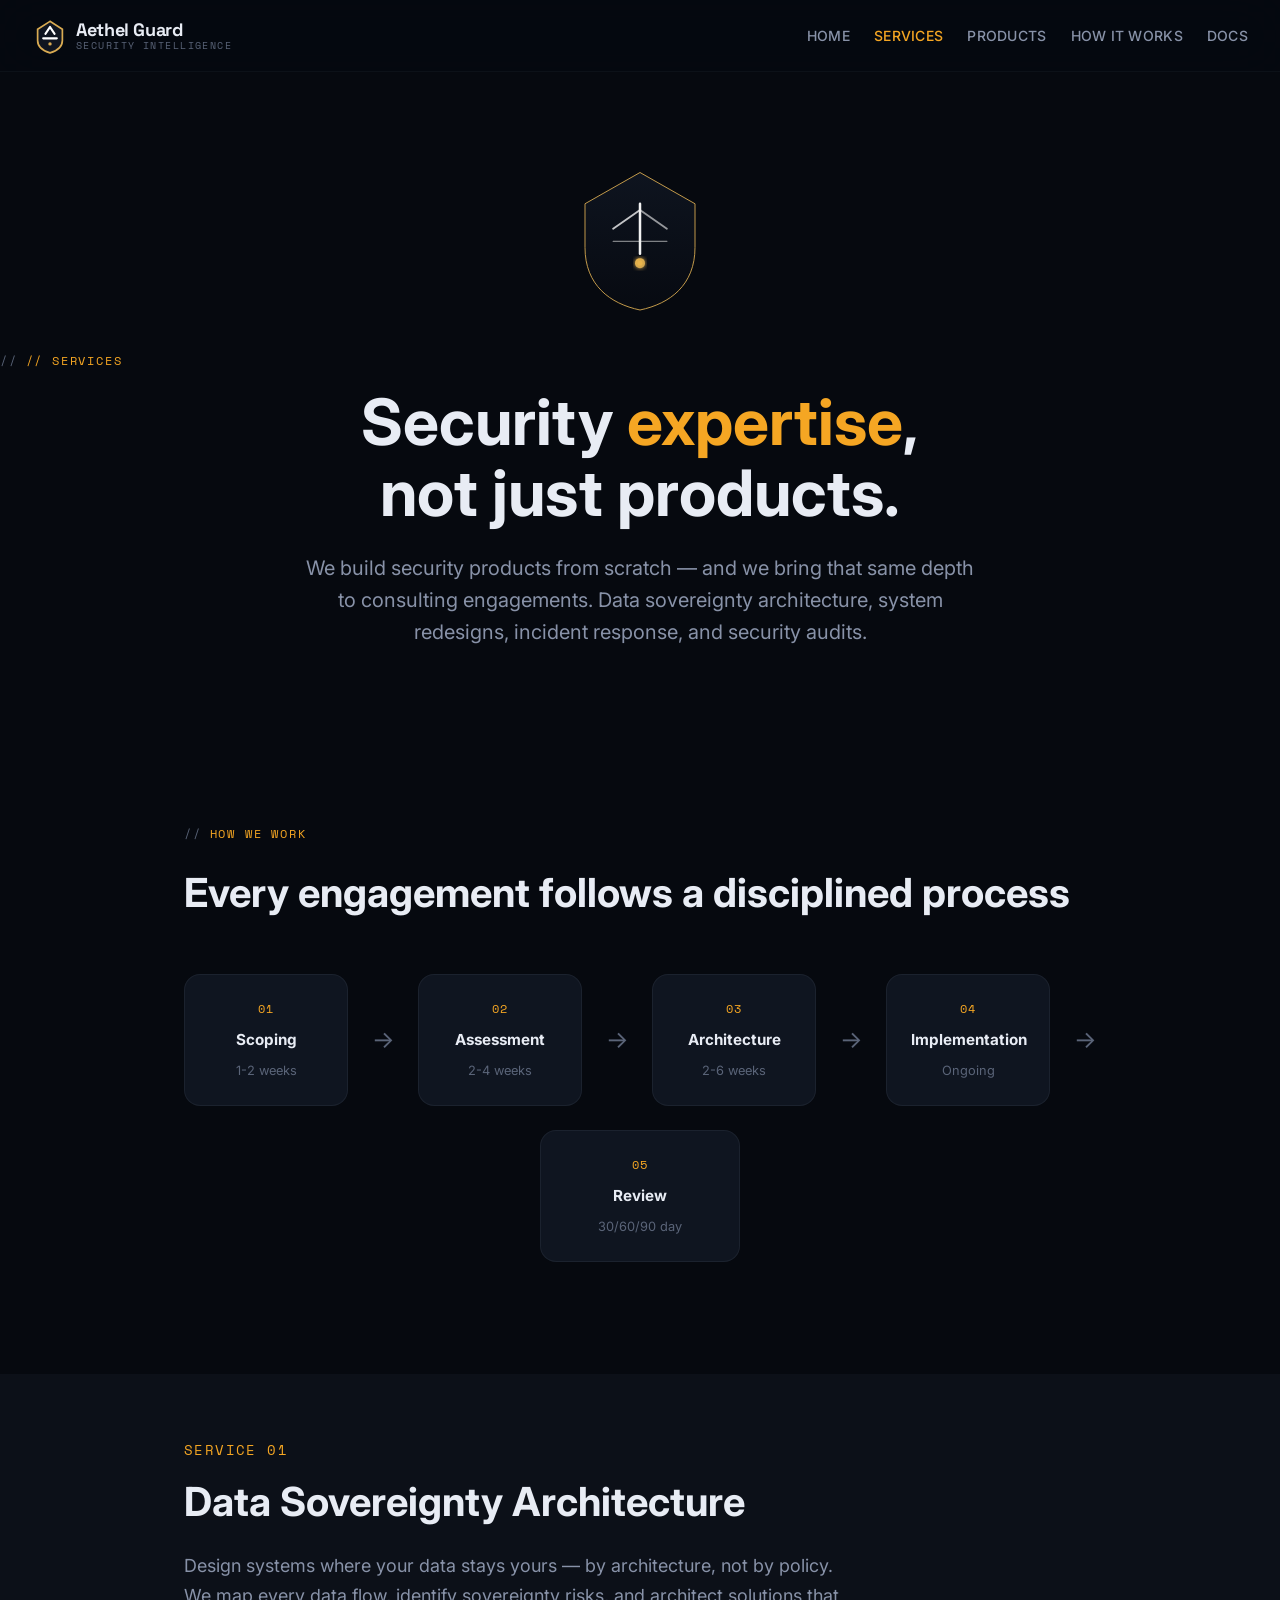
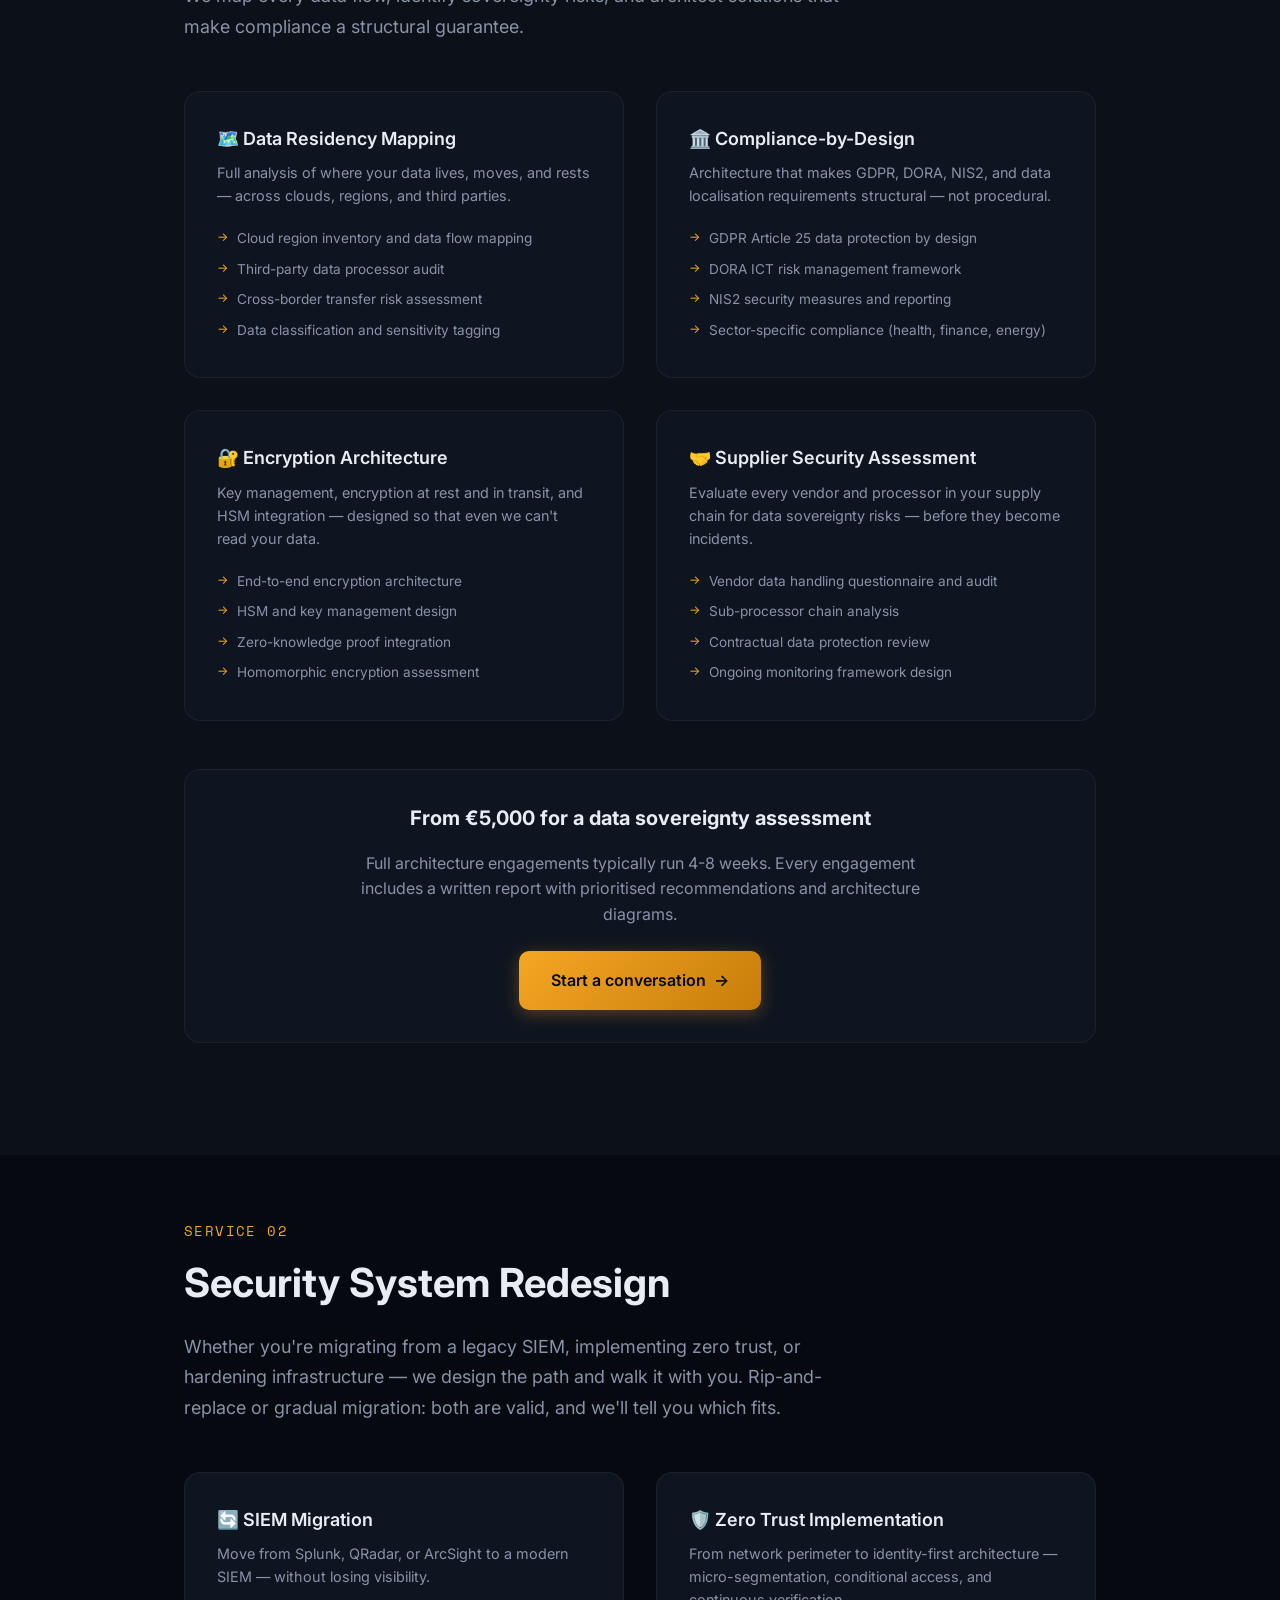
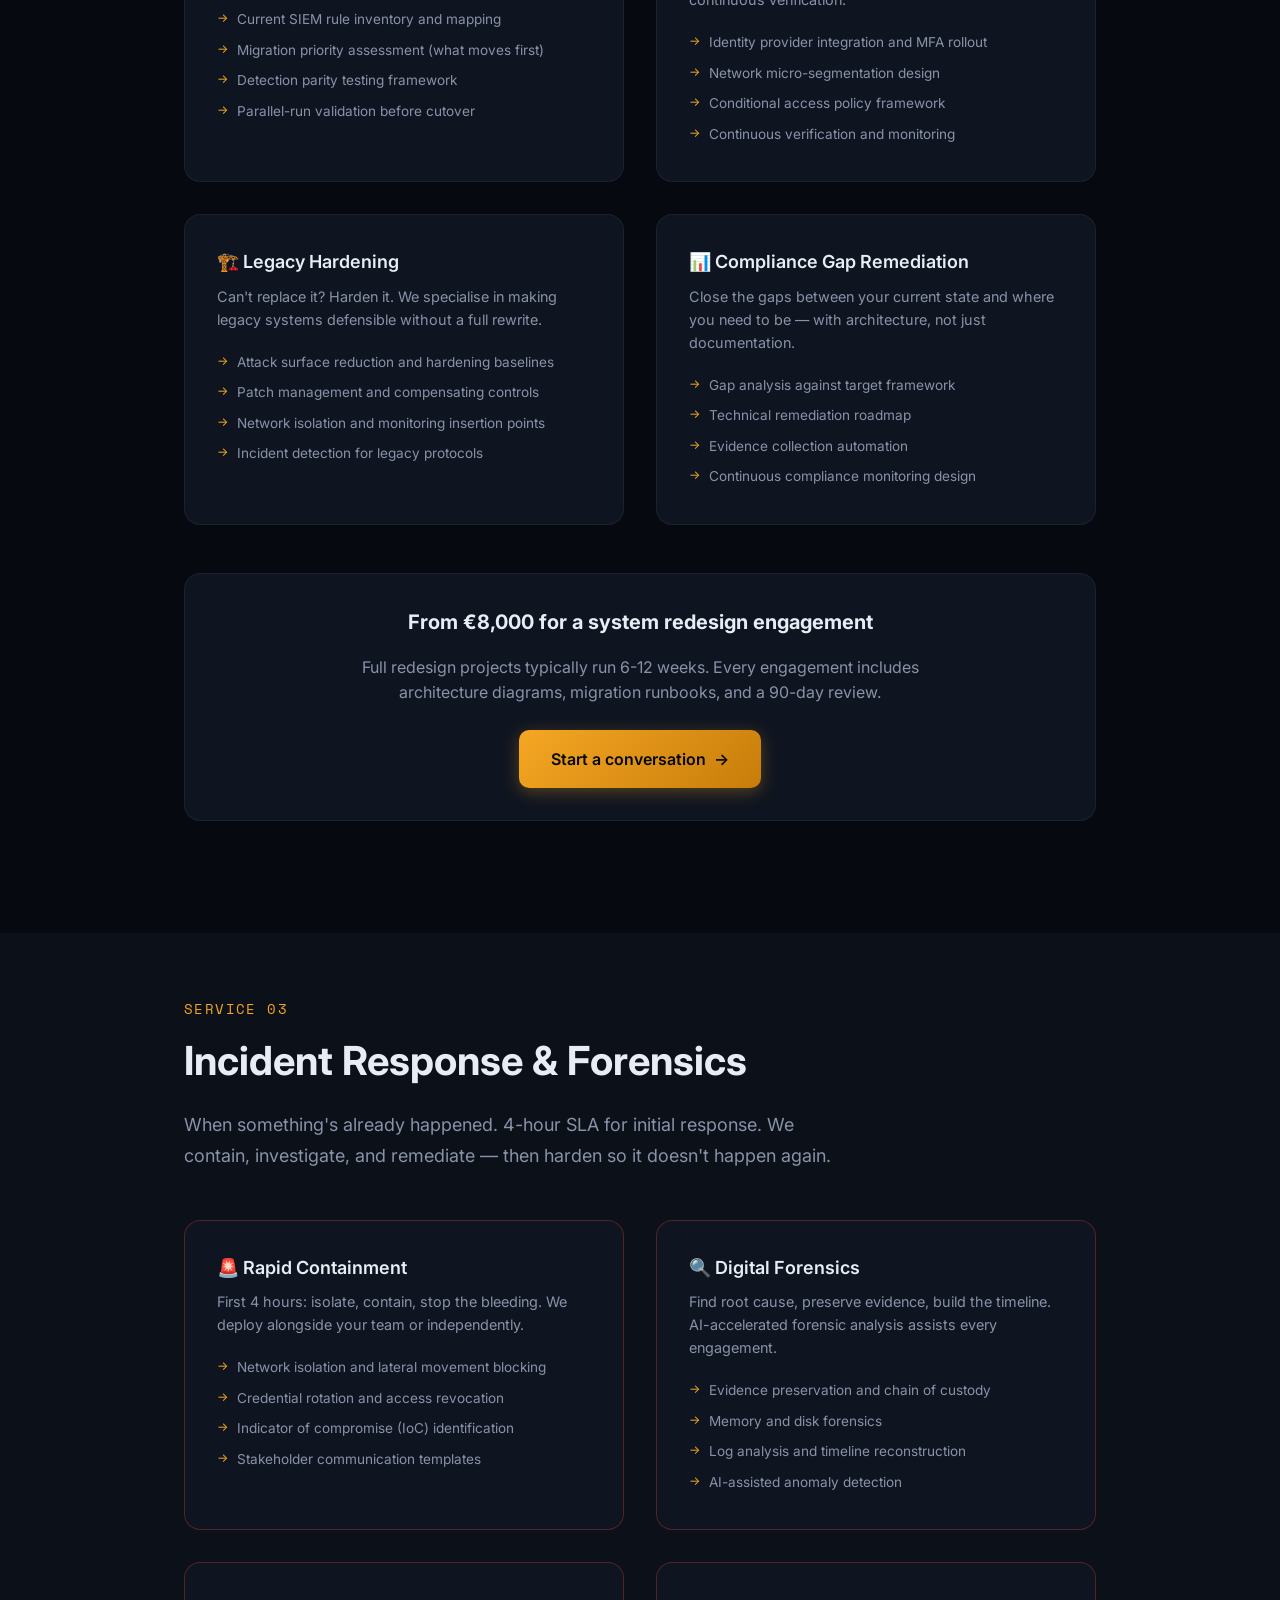
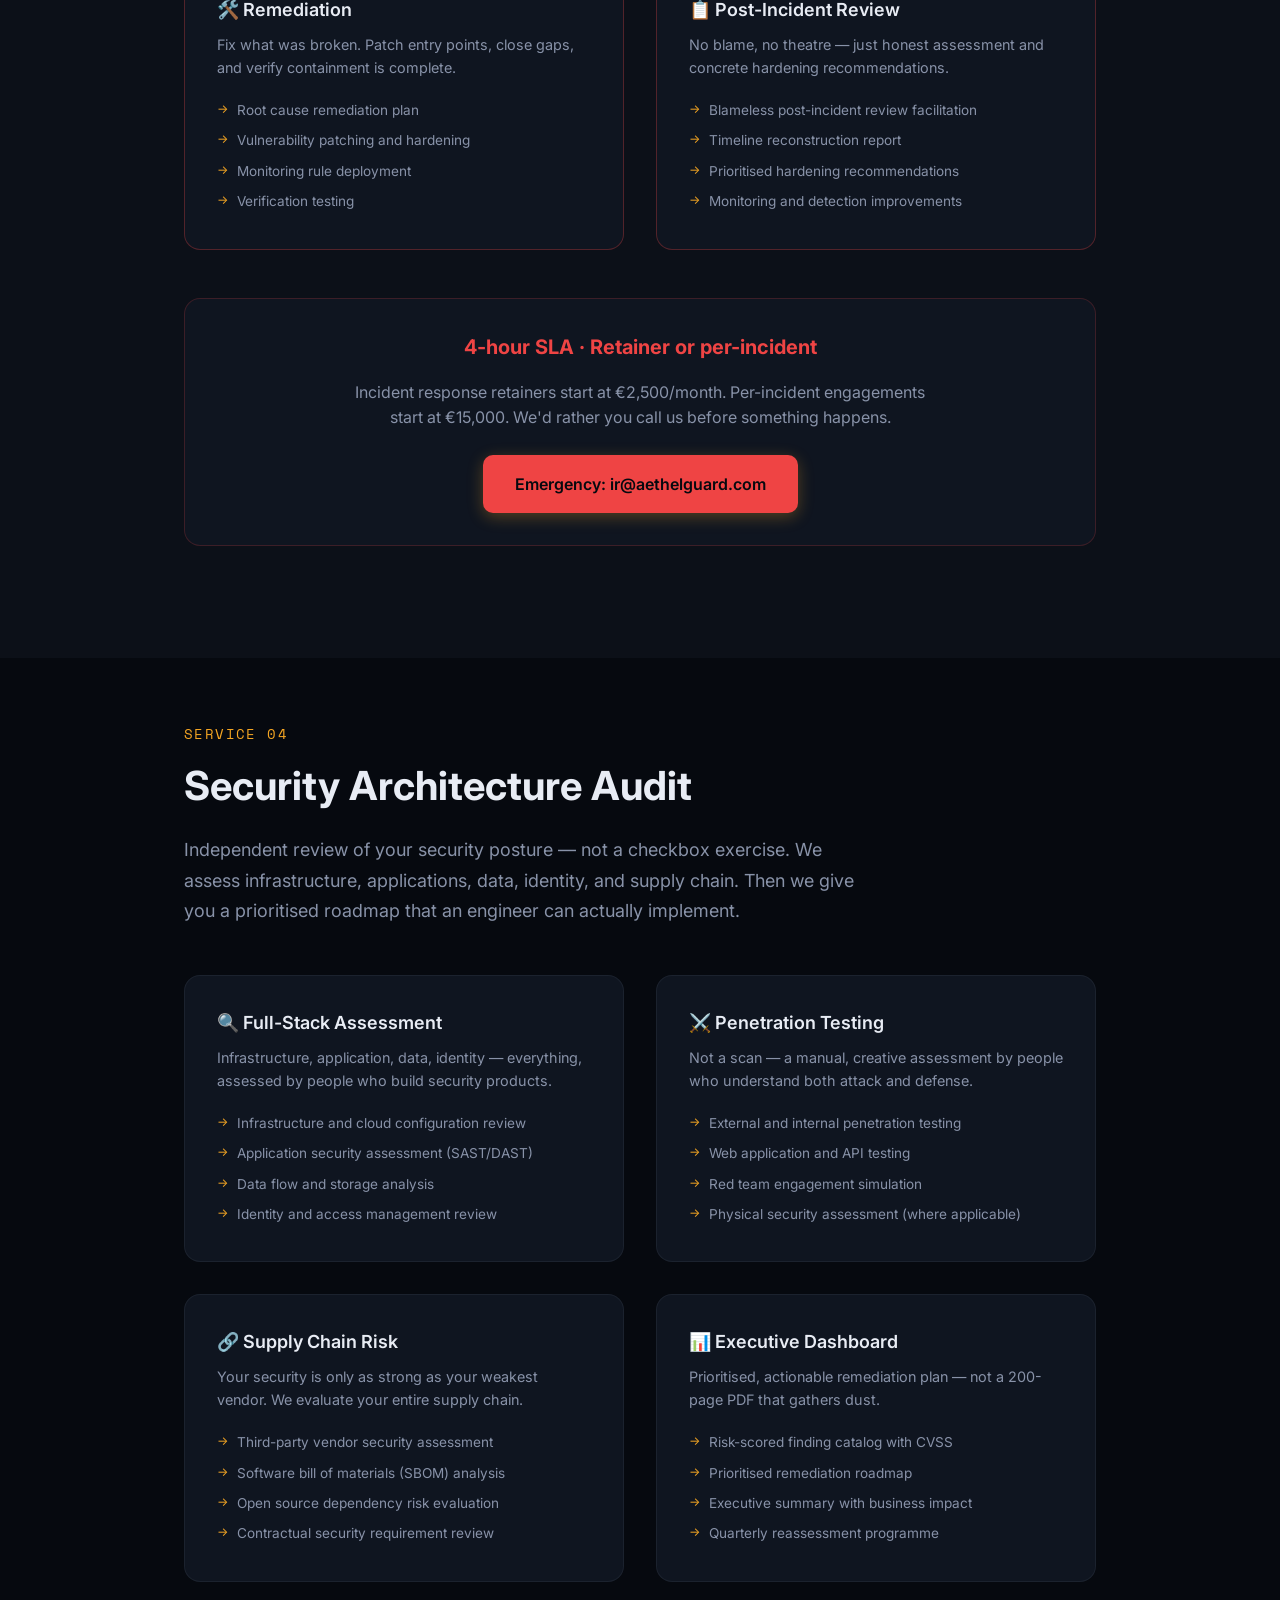
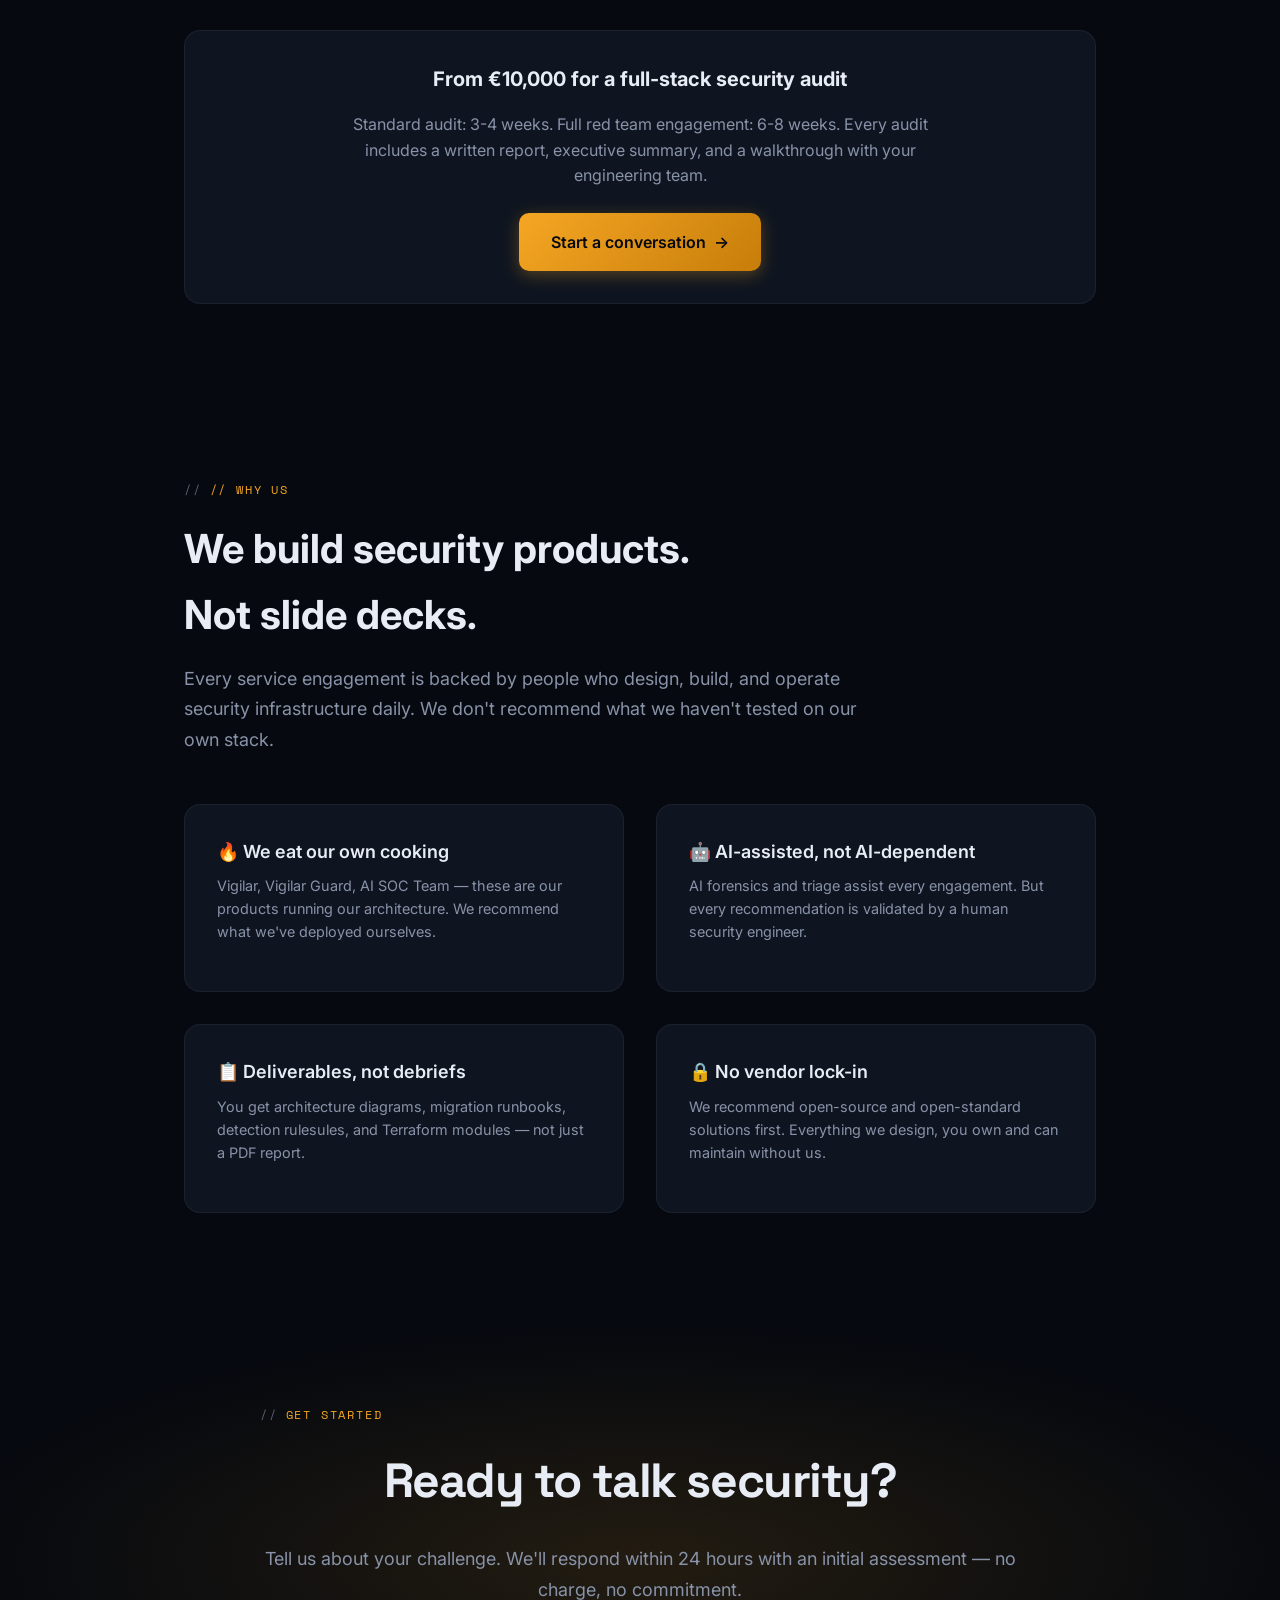
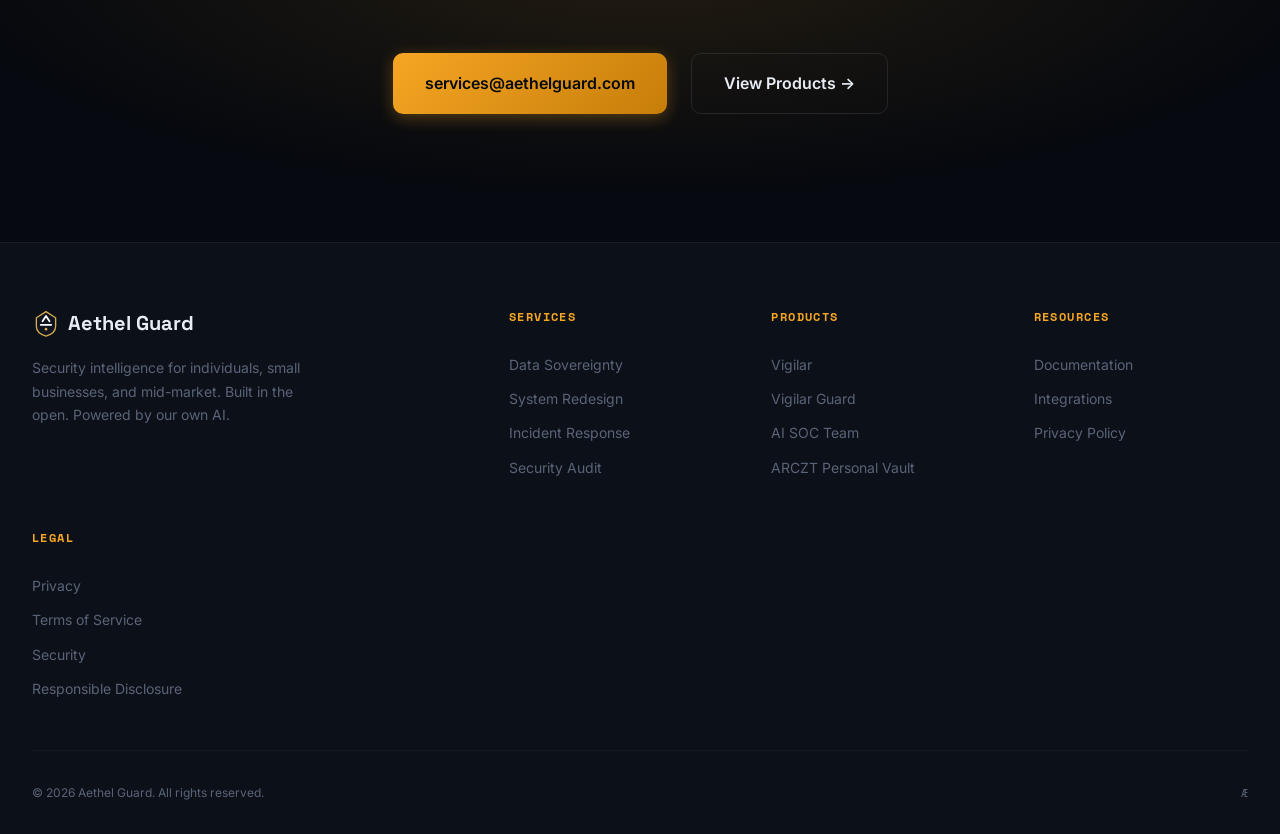
<file: pages/services/index.html>
<!DOCTYPE html>
<html lang="en">
<head>
  <meta charset="UTF-8">
  <meta name="viewport" content="width=device-width, initial-scale=1.0">
  <title>Services — Aethel Guard</title>
  <meta name="description" content="Data sovereignty architecture, security system redesign, incident response, and security audits — from the team that builds security products from scratch.">
  <link rel="icon" href="../../assets/img/favicon.svg" type="image/svg+xml">
  <link rel="preconnect" href="https://fonts.googleapis.com">
  <link rel="preconnect" href="https://fonts.gstatic.com" crossorigin>
  <link href="https://fonts.googleapis.com/css2?family=Inter:wght@400;500;600;700&family=Space+Grotesk:wght@400;500;600;700&family=Space+Mono:wght@400;700&display=swap" rel="stylesheet">
  <link rel="stylesheet" href="../../assets/css/style.css">
  <style>
    .service-hero { padding: 160px 0 80px; text-align: center; position: relative; }
    .service-hero h1 { font-size: clamp(2.5rem, 6vw, 4rem); font-weight: 700; line-height: 1.1; margin-bottom: var(--space-lg); }
    .service-hero h1 .accent { color: var(--accent); }
    .service-hero p { font-size: 1.25rem; color: var(--text-secondary); max-width: 680px; margin: 0 auto var(--space-xl); line-height: 1.6; }

    .service-section { padding: var(--space-3xl) 0; }
    .service-section:nth-child(even) { background: var(--bg-secondary); }
    .service-section-inner { max-width: 960px; margin: 0 auto; padding: 0 var(--space-lg); }

    .service-header { margin-bottom: var(--space-2xl); }
    .service-number { font-family: var(--font-mono); font-size: 0.875rem; color: var(--accent); letter-spacing: 0.1em; margin-bottom: var(--space-sm); }
    .service-header h2 { font-size: clamp(1.75rem, 4vw, 2.5rem); font-weight: 700; margin-bottom: var(--space-md); }
    .service-header p { font-size: 1.125rem; color: var(--text-secondary); line-height: 1.7; max-width: 680px; }

    .service-grid { display: grid; grid-template-columns: 1fr 1fr; gap: var(--space-xl); }
    @media (max-width: 768px) { .service-grid { grid-template-columns: 1fr; } }

    .service-card {
      background: var(--bg-card); border: 1px solid var(--border-default); border-radius: var(--radius-lg);
      padding: var(--space-xl); transition: all var(--transition-slow);
    }
    .service-card:hover { border-color: var(--accent); transform: translateY(-2px); box-shadow: 0 8px 32px rgba(245, 166, 35, 0.08); }
    .service-card h3 { font-size: 1.125rem; font-weight: 600; margin-bottom: var(--space-sm); }
    .service-card p { font-size: 0.9rem; color: var(--text-secondary); line-height: 1.6; margin-bottom: var(--space-md); }
    .service-card ul { list-style: none; padding: 0; }
    .service-card li { font-size: 0.85rem; color: var(--text-secondary); padding: var(--space-xs) 0; padding-left: 1.25rem; position: relative; }
    .service-card li::before { content: '→'; position: absolute; left: 0; color: var(--accent); font-size: 0.75rem; }

    .pricing-note {
      background: var(--bg-card); border: 1px solid var(--border-default); border-radius: var(--radius-lg);
      padding: var(--space-xl) var(--space-2xl); margin: var(--space-2xl) 0; text-align: center;
    }
    .pricing-note h3 { font-size: 1.25rem; margin-bottom: var(--space-md); }
    .pricing-note p { color: var(--text-secondary); max-width: 600px; margin: 0 auto; line-height: 1.6; }
    .pricing-note .btn { margin-top: var(--space-lg); }

    .engagement-flow { display: flex; align-items: center; gap: var(--space-lg); flex-wrap: wrap; justify-content: center; margin: var(--space-2xl) 0; }
    .engagement-step {
      background: var(--bg-card); border: 1px solid var(--border-default); border-radius: var(--radius-lg);
      padding: var(--space-lg); text-align: center; min-width: 140px; flex: 1; max-width: 200px;
    }
    .engagement-step .step-num { font-family: var(--font-mono); font-size: 0.75rem; color: var(--accent); letter-spacing: 0.1em; }
    .engagement-step h4 { font-size: 0.95rem; margin: var(--space-sm) 0; }
    .engagement-step p { font-size: 0.8rem; color: var(--text-muted); }
    .engagement-arrow { color: var(--text-muted); font-size: 1.5rem; }
  </style>
</head>
<body>

<!-- NAVIGATION -->
<nav class="nav">
  <div class="nav-inner">
    <a href="../../index.html" class="nav-brand">
      <svg class="logo-mark" width="32" height="32" viewBox="0 0 32 32" fill="none" xmlns="http://www.w3.org/2000/svg">
        <path d="M16 3 L5 10 L5 20 C5 26 9 29 16 31 C23 29 27 26 27 20 L27 10 Z" fill="#0F1520" stroke="#D9AB52" stroke-width="1.5"/>
        <path d="M12 14 L16 8 L20 14 M10 18 L22 18" stroke="#FFFFFF" stroke-width="2" stroke-linecap="round" stroke-linejoin="round"/>
        <circle cx="16" cy="23" r="1.5" fill="#D9AB52"/>
      </svg>
      <div class="nav-brand-text">
        <span class="nav-brand-name">Aethel Guard</span>
        <span class="nav-brand-tagline">Security Intelligence</span>
      </div>
    </a>
    <ul class="nav-links">
      <li><a href="../../index.html">Home</a></li>
      <li><a href="index.html" style="color: var(--accent);">Services</a></li>
      <li><a href="../../index.html#products">Products</a></li>
      <li><a href="../../index.html#journey">How It Works</a></li>
      <li><a href="../docs/index.html">Docs</a></li>
    </ul>
    <button class="nav-mobile-toggle" aria-label="Menu">
      <span></span><span></span><span></span>
    </button>
  </div>
</nav>

<!-- HERO -->
<section class="service-hero">
  <div class="container">
    <img src="../../assets/img/logo.svg" alt="Aethel Guard" style="width: 160px; margin-bottom: var(--space-lg); opacity: 0.95;">
    <div class="section-label reveal">// Services</div>
    <h1 class="reveal">Security <span class="accent">expertise</span>,<br>not just products.</h1>
    <p class="reveal">We build security products from scratch — and we bring that same depth to consulting engagements. Data sovereignty architecture, system redesigns, incident response, and security audits.</p>
  </div>
</section>

<!-- ENGAGEMENT FLOW -->
<section class="service-section">
  <div class="service-section-inner">
    <div class="service-header reveal">
      <div class="section-label">How we work</div>
      <h2>Every engagement follows a <span class="accent">disciplined process</span></h2>
    </div>
    <div class="engagement-flow reveal">
      <div class="engagement-step"><div class="step-num">01</div><h4>Scoping</h4><p>1-2 weeks</p></div>
      <div class="engagement-arrow">→</div>
      <div class="engagement-step"><div class="step-num">02</div><h4>Assessment</h4><p>2-4 weeks</p></div>
      <div class="engagement-arrow">→</div>
      <div class="engagement-step"><div class="step-num">03</div><h4>Architecture</h4><p>2-6 weeks</p></div>
      <div class="engagement-arrow">→</div>
      <div class="engagement-step"><div class="step-num">04</div><h4>Implementation</h4><p>Ongoing</p></div>
      <div class="engagement-arrow">→</div>
      <div class="engagement-step"><div class="step-num">05</div><h4>Review</h4><p>30/60/90 day</p></div>
    </div>
  </div>
</section>

<!-- DATA SOVEREIGNTY -->
<section class="service-section" id="data-sovereignty">
  <div class="service-section-inner">
    <div class="service-header reveal">
      <div class="service-number">SERVICE 01</div>
      <h2>Data Sovereignty <span class="accent">Architecture</span></h2>
      <p>Design systems where your data stays yours — by architecture, not by policy. We map every data flow, identify sovereignty risks, and architect solutions that make compliance a structural guarantee.</p>
    </div>
    <div class="service-grid reveal">
      <div class="service-card">
        <h3>🗺️ Data Residency Mapping</h3>
        <p>Full analysis of where your data lives, moves, and rests — across clouds, regions, and third parties.</p>
        <ul><li>Cloud region inventory and data flow mapping</li><li>Third-party data processor audit</li><li>Cross-border transfer risk assessment</li><li>Data classification and sensitivity tagging</li></ul>
      </div>
      <div class="service-card">
        <h3>🏛️ Compliance-by-Design</h3>
        <p>Architecture that makes GDPR, DORA, NIS2, and data localisation requirements structural — not procedural.</p>
        <ul><li>GDPR Article 25 data protection by design</li><li>DORA ICT risk management framework</li><li>NIS2 security measures and reporting</li><li>Sector-specific compliance (health, finance, energy)</li></ul>
      </div>
      <div class="service-card">
        <h3>🔐 Encryption Architecture</h3>
        <p>Key management, encryption at rest and in transit, and HSM integration — designed so that even we can't read your data.</p>
        <ul><li>End-to-end encryption architecture</li><li>HSM and key management design</li><li>Zero-knowledge proof integration</li><li>Homomorphic encryption assessment</li></ul>
      </div>
      <div class="service-card">
        <h3>🤝 Supplier Security Assessment</h3>
        <p>Evaluate every vendor and processor in your supply chain for data sovereignty risks — before they become incidents.</p>
        <ul><li>Vendor data handling questionnaire and audit</li><li>Sub-processor chain analysis</li><li>Contractual data protection review</li><li>Ongoing monitoring framework design</li></ul>
      </div>
    </div>
    <div class="pricing-note reveal">
      <h3>From €5,000 for a data sovereignty assessment</h3>
      <p>Full architecture engagements typically run 4-8 weeks. Every engagement includes a written report with prioritised recommendations and architecture diagrams.</p>
      <a href="mailto:services@aethelguard.com" class="btn btn-primary"><span>Start a conversation</span> <span class="arrow">→</span></a>
    </div>
  </div>
</section>

<!-- SYSTEM REDESIGN -->
<section class="service-section" id="redesign">
  <div class="service-section-inner">
    <div class="service-header reveal">
      <div class="service-number">SERVICE 02</div>
      <h2>Security System <span class="accent">Redesign</span></h2>
      <p>Whether you're migrating from a legacy SIEM, implementing zero trust, or hardening infrastructure — we design the path and walk it with you. Rip-and-replace or gradual migration: both are valid, and we'll tell you which fits.</p>
    </div>
    <div class="service-grid reveal">
      <div class="service-card">
        <h3>🔄 SIEM Migration</h3>
        <p>Move from Splunk, QRadar, or ArcSight to a modern SIEM — without losing visibility.</p>
        <ul><li>Current SIEM rule inventory and mapping</li><li>Migration priority assessment (what moves first)</li><li>Detection parity testing framework</li><li>Parallel-run validation before cutover</li></ul>
      </div>
      <div class="service-card">
        <h3>🛡️ Zero Trust Implementation</h3>
        <p>From network perimeter to identity-first architecture — micro-segmentation, conditional access, and continuous verification.</p>
        <ul><li>Identity provider integration and MFA rollout</li><li>Network micro-segmentation design</li><li>Conditional access policy framework</li><li>Continuous verification and monitoring</li></ul>
      </div>
      <div class="service-card">
        <h3>🏗️ Legacy Hardening</h3>
        <p>Can't replace it? Harden it. We specialise in making legacy systems defensible without a full rewrite.</p>
        <ul><li>Attack surface reduction and hardening baselines</li><li>Patch management and compensating controls</li><li>Network isolation and monitoring insertion points</li><li>Incident detection for legacy protocols</li></ul>
      </div>
      <div class="service-card">
        <h3>📊 Compliance Gap Remediation</h3>
        <p>Close the gaps between your current state and where you need to be — with architecture, not just documentation.</p>
        <ul><li>Gap analysis against target framework</li><li>Technical remediation roadmap</li><li>Evidence collection automation</li><li>Continuous compliance monitoring design</li></ul>
      </div>
    </div>
    <div class="pricing-note reveal">
      <h3>From €8,000 for a system redesign engagement</h3>
      <p>Full redesign projects typically run 6-12 weeks. Every engagement includes architecture diagrams, migration runbooks, and a 90-day review.</p>
      <a href="mailto:services@aethelguard.com" class="btn btn-primary"><span>Start a conversation</span> <span class="arrow">→</span></a>
    </div>
  </div>
</section>

<!-- INCIDENT RESPONSE -->
<section class="service-section" id="incident-response">
  <div class="service-section-inner">
    <div class="service-header reveal">
      <div class="service-number">SERVICE 03</div>
      <h2>Incident Response <span class="accent">& Forensics</span></h2>
      <p>When something's already happened. 4-hour SLA for initial response. We contain, investigate, and remediate — then harden so it doesn't happen again.</p>
    </div>
    <div class="service-grid reveal">
      <div class="service-card" style="border-color: rgba(239, 68, 68, 0.3);">
        <h3>🚨 Rapid Containment</h3>
        <p>First 4 hours: isolate, contain, stop the bleeding. We deploy alongside your team or independently.</p>
        <ul><li>Network isolation and lateral movement blocking</li><li>Credential rotation and access revocation</li><li>Indicator of compromise (IoC) identification</li><li>Stakeholder communication templates</li></ul>
      </div>
      <div class="service-card" style="border-color: rgba(239, 68, 68, 0.3);">
        <h3>🔍 Digital Forensics</h3>
        <p>Find root cause, preserve evidence, build the timeline. AI-accelerated forensic analysis assists every engagement.</p>
        <ul><li>Evidence preservation and chain of custody</li><li>Memory and disk forensics</li><li>Log analysis and timeline reconstruction</li><li>AI-assisted anomaly detection</li></ul>
      </div>
      <div class="service-card" style="border-color: rgba(239, 68, 68, 0.3);">
        <h3>🛠️ Remediation</h3>
        <p>Fix what was broken. Patch entry points, close gaps, and verify containment is complete.</p>
        <ul><li>Root cause remediation plan</li><li>Vulnerability patching and hardening</li><li>Monitoring rule deployment</li><li>Verification testing</li></ul>
      </div>
      <div class="service-card" style="border-color: rgba(239, 68, 68, 0.3);">
        <h3>📋 Post-Incident Review</h3>
        <p>No blame, no theatre — just honest assessment and concrete hardening recommendations.</p>
        <ul><li>Blameless post-incident review facilitation</li><li>Timeline reconstruction report</li><li>Prioritised hardening recommendations</li><li>Monitoring and detection improvements</li></ul>
      </div>
    </div>
    <div class="pricing-note reveal" style="border-color: rgba(239, 68, 68, 0.2);">
      <h3 style="color: #ef4444;">4-hour SLA · Retainer or per-incident</h3>
      <p>Incident response retainers start at €2,500/month. Per-incident engagements start at €15,000. We'd rather you call us before something happens.</p>
      <a href="mailto:ir@aethelguard.com" class="btn btn-primary" style="background: #ef4444; border-color: #ef4444;"><span>Emergency: ir@aethelguard.com</span></a>
    </div>
  </div>
</section>

<!-- SECURITY AUDIT -->
<section class="service-section" id="audit">
  <div class="service-section-inner">
    <div class="service-header reveal">
      <div class="service-number">SERVICE 04</div>
      <h2>Security Architecture <span class="accent">Audit</span></h2>
      <p>Independent review of your security posture — not a checkbox exercise. We assess infrastructure, applications, data, identity, and supply chain. Then we give you a prioritised roadmap that an engineer can actually implement.</p>
    </div>
    <div class="service-grid reveal">
      <div class="service-card">
        <h3>🔍 Full-Stack Assessment</h3>
        <p>Infrastructure, application, data, identity — everything, assessed by people who build security products.</p>
        <ul><li>Infrastructure and cloud configuration review</li><li>Application security assessment (SAST/DAST)</li><li>Data flow and storage analysis</li><li>Identity and access management review</li></ul>
      </div>
      <div class="service-card">
        <h3>⚔️ Penetration Testing</h3>
        <p>Not a scan — a manual, creative assessment by people who understand both attack and defense.</p>
        <ul><li>External and internal penetration testing</li><li>Web application and API testing</li><li>Red team engagement simulation</li><li>Physical security assessment (where applicable)</li></ul>
      </div>
      <div class="service-card">
        <h3>🔗 Supply Chain Risk</h3>
        <p>Your security is only as strong as your weakest vendor. We evaluate your entire supply chain.</p>
        <ul><li>Third-party vendor security assessment</li><li>Software bill of materials (SBOM) analysis</li><li>Open source dependency risk evaluation</li><li>Contractual security requirement review</li></ul>
      </div>
      <div class="service-card">
        <h3>📊 Executive Dashboard</h3>
        <p>Prioritised, actionable remediation plan — not a 200-page PDF that gathers dust.</p>
        <ul><li>Risk-scored finding catalog with CVSS</li><li>Prioritised remediation roadmap</li><li>Executive summary with business impact</li><li>Quarterly reassessment programme</li></ul>
      </div>
    </div>
    <div class="pricing-note reveal">
      <h3>From €10,000 for a full-stack security audit</h3>
      <p>Standard audit: 3-4 weeks. Full red team engagement: 6-8 weeks. Every audit includes a written report, executive summary, and a walkthrough with your engineering team.</p>
      <a href="mailto:services@aethelguard.com" class="btn btn-primary"><span>Start a conversation</span> <span class="arrow">→</span></a>
    </div>
  </div>
</section>

<!-- WHY US -->
<section class="service-section" style="background: var(--bg-primary);">
  <div class="service-section-inner">
    <div class="service-header reveal">
      <div class="section-label">// Why us</div>
      <h2>We build <span class="accent">security products</span>.<br>Not slide decks.</h2>
      <p style="max-width: 680px;">Every service engagement is backed by people who design, build, and operate security infrastructure daily. We don't recommend what we haven't tested on our own stack.</p>
    </div>
    <div class="service-grid reveal">
      <div class="service-card"><h3>🔥 We eat our own cooking</h3><p>Vigilar, Vigilar Guard, AI SOC Team — these are our products running our architecture. We recommend what we've deployed ourselves.</p></div>
      <div class="service-card"><h3>🤖 AI-assisted, not AI-dependent</h3><p>AI forensics and triage assist every engagement. But every recommendation is validated by a human security engineer.</p></div>
      <div class="service-card"><h3>📋 Deliverables, not debriefs</h3><p>You get architecture diagrams, migration runbooks, detection rulesules, and Terraform modules — not just a PDF report.</p></div>
      <div class="service-card"><h3>🔒 No vendor lock-in</h3><p>We recommend open-source and open-standard solutions first. Everything we design, you own and can maintain without us.</p></div>
    </div>
  </div>
</section>

<!-- CTA -->
<section class="cta-section">
  <div class="cta-inner reveal">
    <div class="section-label">Get started</div>
    <h2>Ready to talk <span class="accent">security</span>?</h2>
    <p>Tell us about your challenge. We'll respond within 24 hours with an initial assessment — no charge, no commitment.</p>
    <div style="display: flex; gap: var(--space-lg); justify-content: center; flex-wrap: wrap; margin-top: var(--space-xl);">
      <a href="mailto:services@aethelguard.com" class="btn btn-primary"><span>services@aethelguard.com</span></a>
      <a href="../../index.html#products" class="btn btn-secondary">View Products →</a>
    </div>
  </div>
</section>

<!-- FOOTER -->
<footer class="footer">
  <div class="footer-inner">
    <div class="footer-brand">
      <div class="logo">
        <svg class="logo-mark" width="28" height="28" viewBox="0 0 32 32" fill="none" xmlns="http://www.w3.org/2000/svg">
          <path d="M16 3 L5 10 L5 20 C5 26 9 29 16 31 C23 29 27 26 27 20 L27 10 Z" fill="#0F1520" stroke="#D9AB52" stroke-width="1.5"/>
          <path d="M12 14 L16 8 L20 14 M10 18 L22 18" stroke="#FFFFFF" stroke-width="2" stroke-linecap="round" stroke-linejoin="round"/>
          <circle cx="16" cy="23" r="1.5" fill="#D9AB52"/>
        </svg>
        Aethel Guard
      </div>
      <p>Security intelligence for individuals, small businesses, and mid-market. Built in the open. Powered by our own AI.</p>
    </div>
    <div class="footer-col">
      <h4>Services</h4>
      <ul>
        <li><a href="data-sovereignty.html">Data Sovereignty</a></li>
        <li><a href="system-redesign.html">System Redesign</a></li>
        <li><a href="incident-response.html">Incident Response</a></li>
        <li><a href="security-audit.html">Security Audit</a></li>
      </ul>
    </div>
    <div class="footer-col">
      <h4>Products</h4>
      <ul>
        <li><a href="../vigilar/index.html">Vigilar</a></li>
        <li><a href="../vigilar-guard/index.html">Vigilar Guard</a></li>
        <li><a href="../ai-soc-team/index.html">AI SOC Team</a></li>
        <li><a href="../arczt/index.html">ARCZT Personal Vault</a></li>
      </ul>
    </div>
    <div class="footer-col">
      <h4>Resources</h4>
      <ul>
        <li><a href="../docs/index.html">Documentation</a></li>
        <li><a href="../integrations/index.html">Integrations</a></li>
        <li><a href="../privacy/index.html">Privacy Policy</a></li>
        
      </ul>
    </div>
    <div class="footer-col">
      <h4>Legal</h4>
      <ul>
        <li><a href="../privacy/index.html">Privacy</a></li>
        <li><a href="#">Terms of Service</a></li>
        <li><a href="#">Security</a></li>
        <li><a href="#">Responsible Disclosure</a></li>
      </ul>
    </div>
  </div>
  <div class="footer-bottom">
    <span>&copy; 2026 Aethel Guard. All rights reserved.</span>
    <span style="font-family: var(--font-mono); color: var(--text-muted);">Æ</span>
  </div>
</footer>

<script src="../../assets/js/main.js"></script>
</body>
</html>
</file>
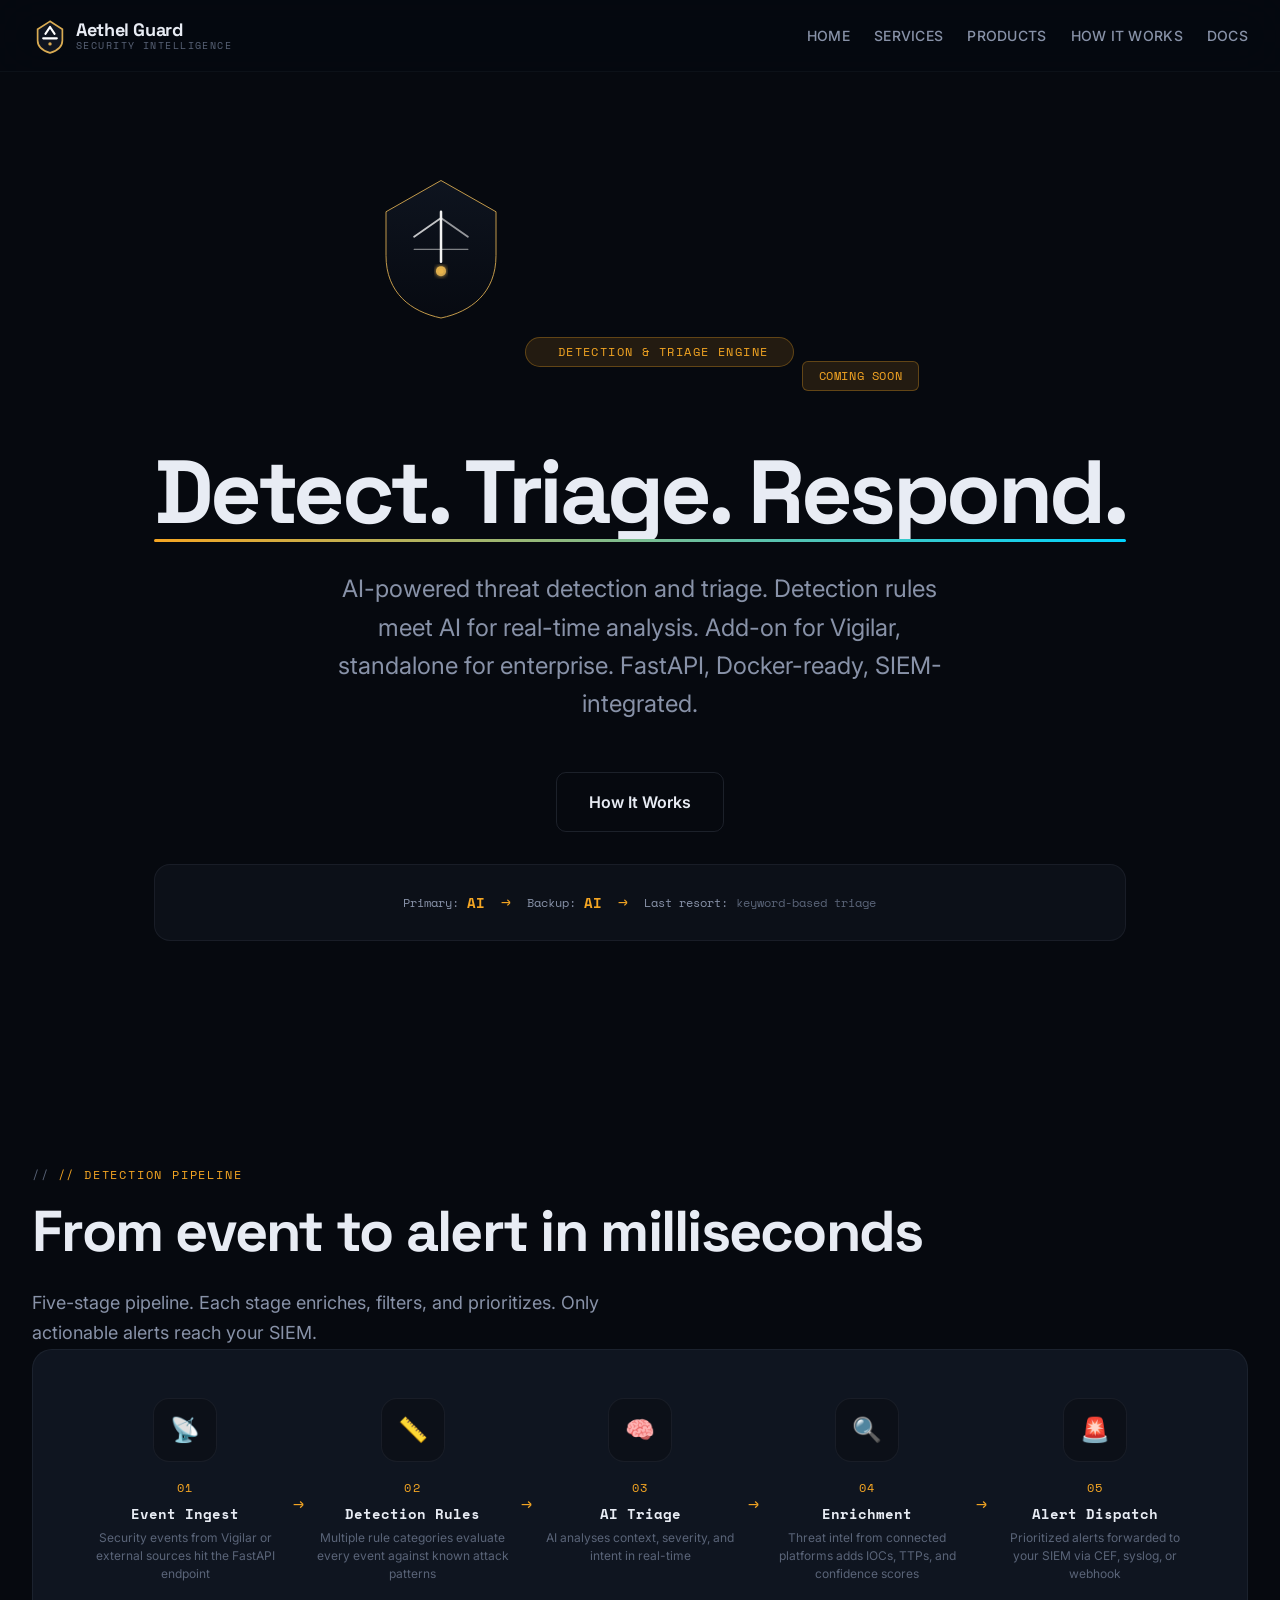
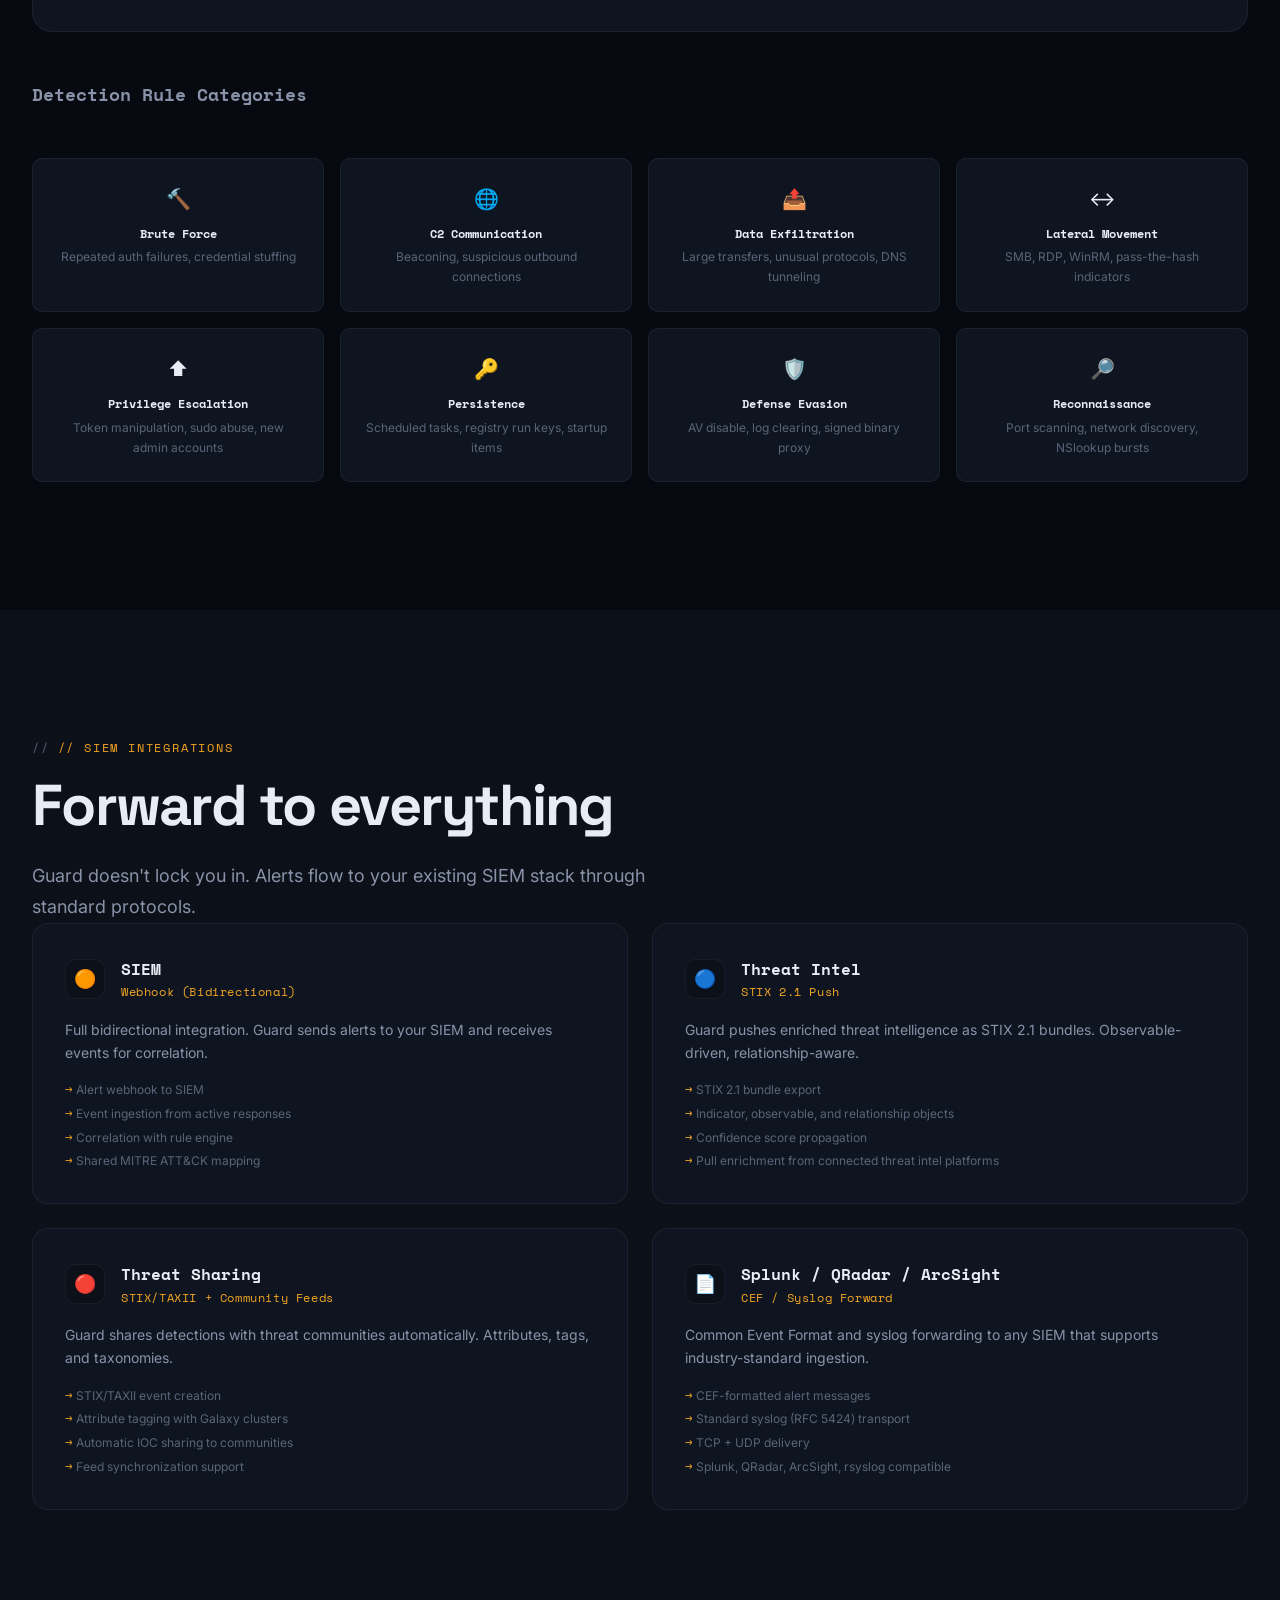
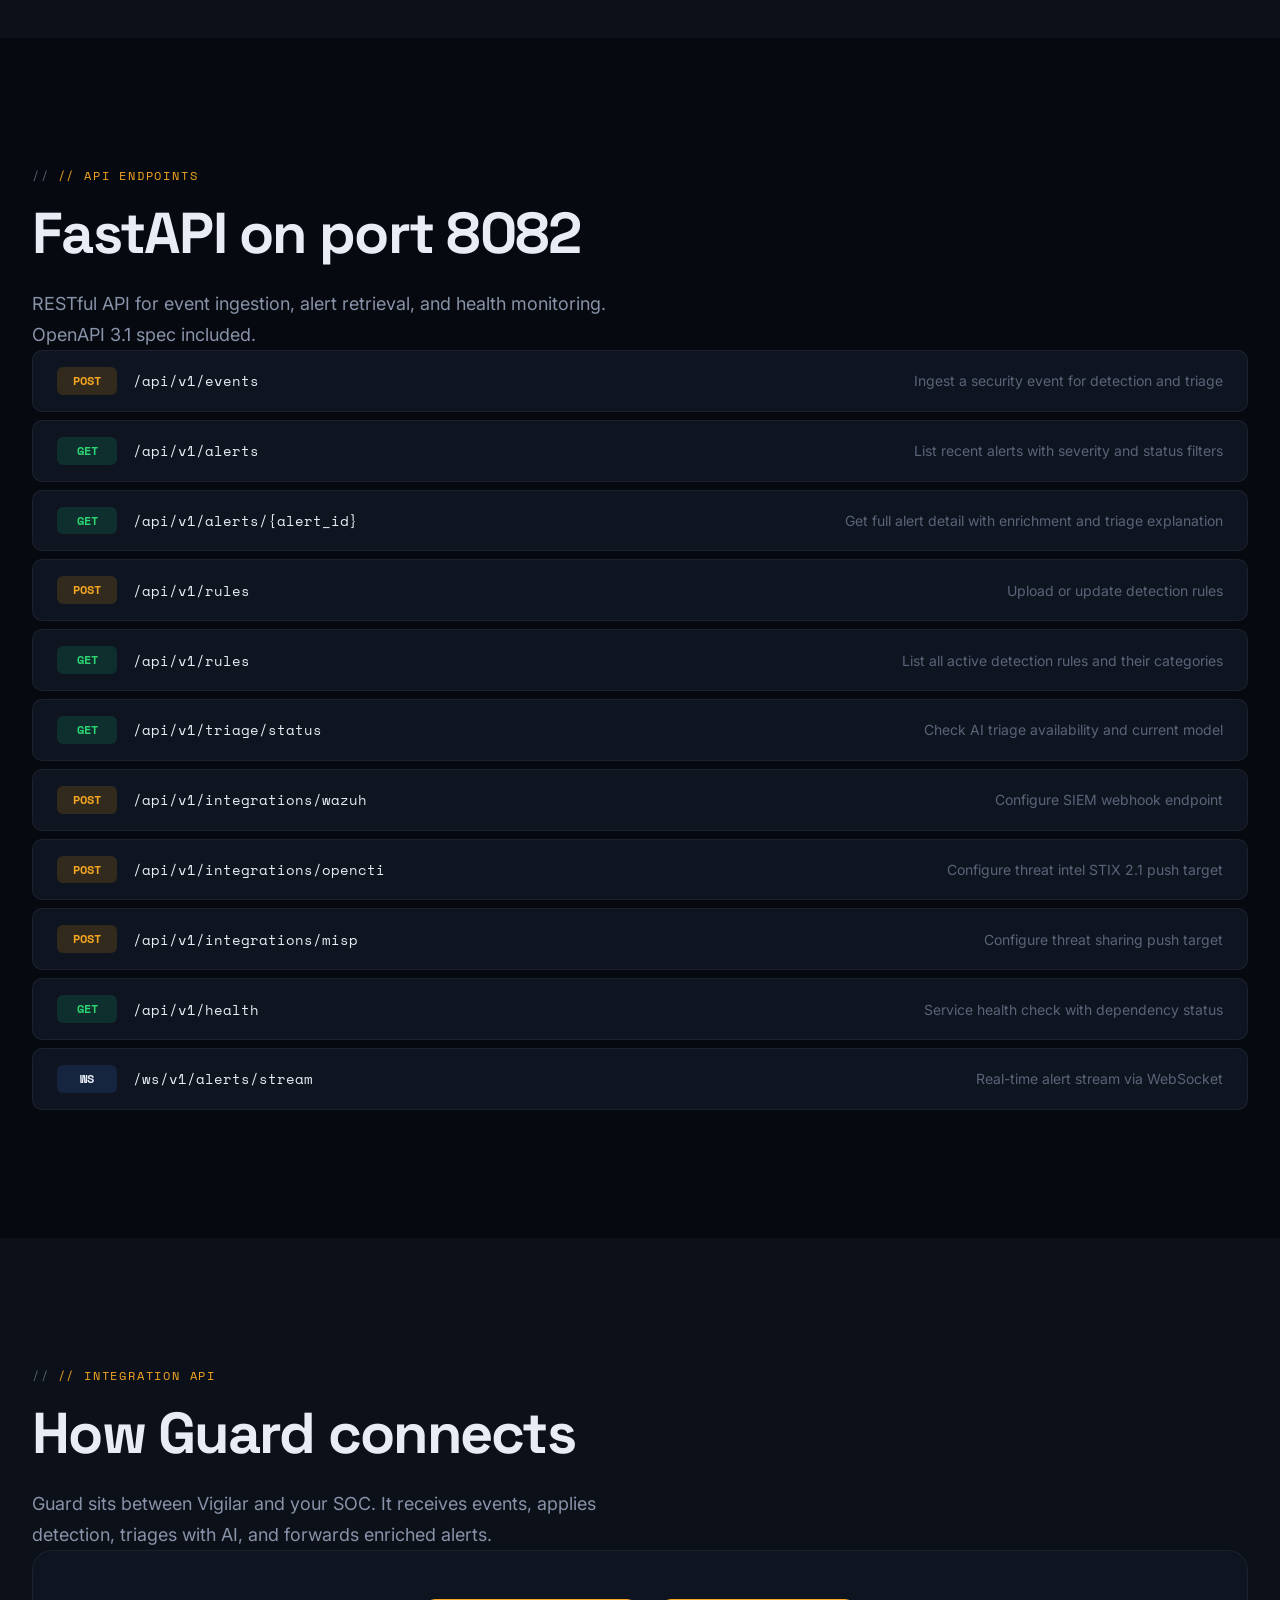
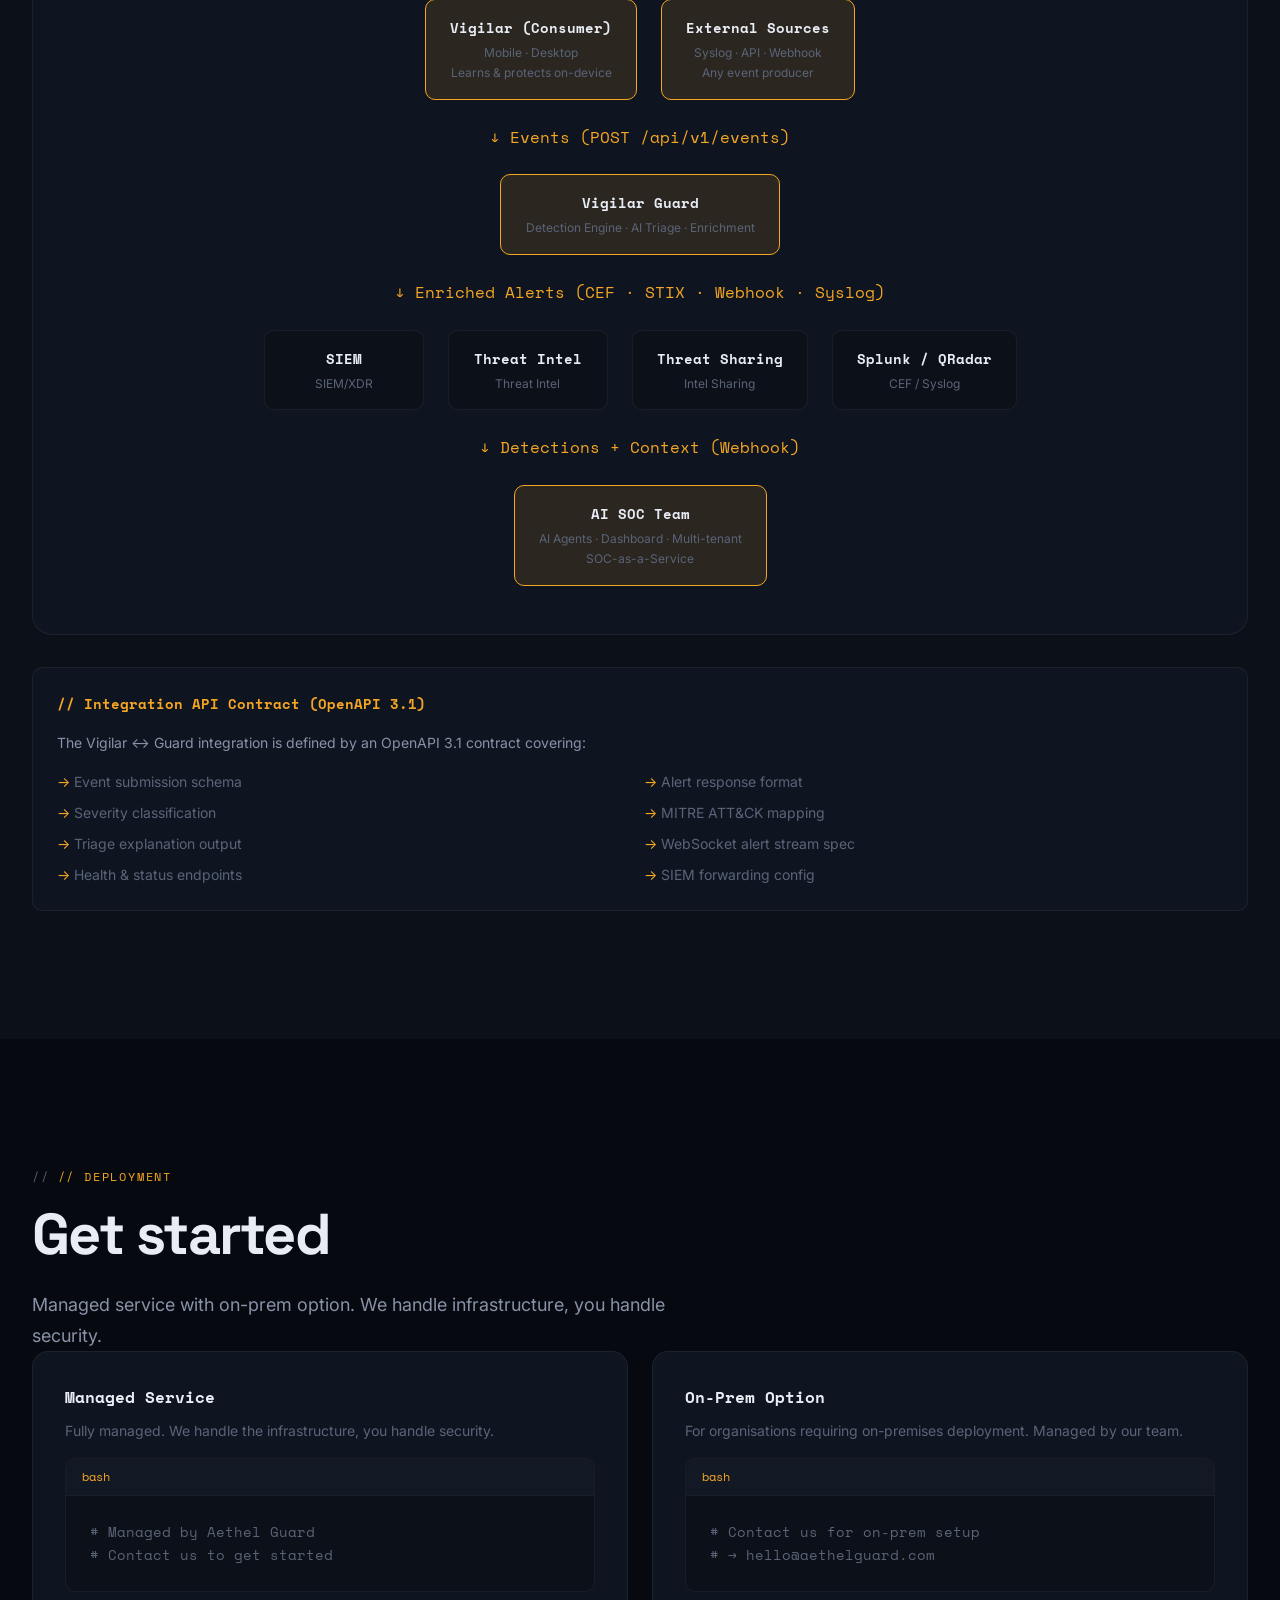
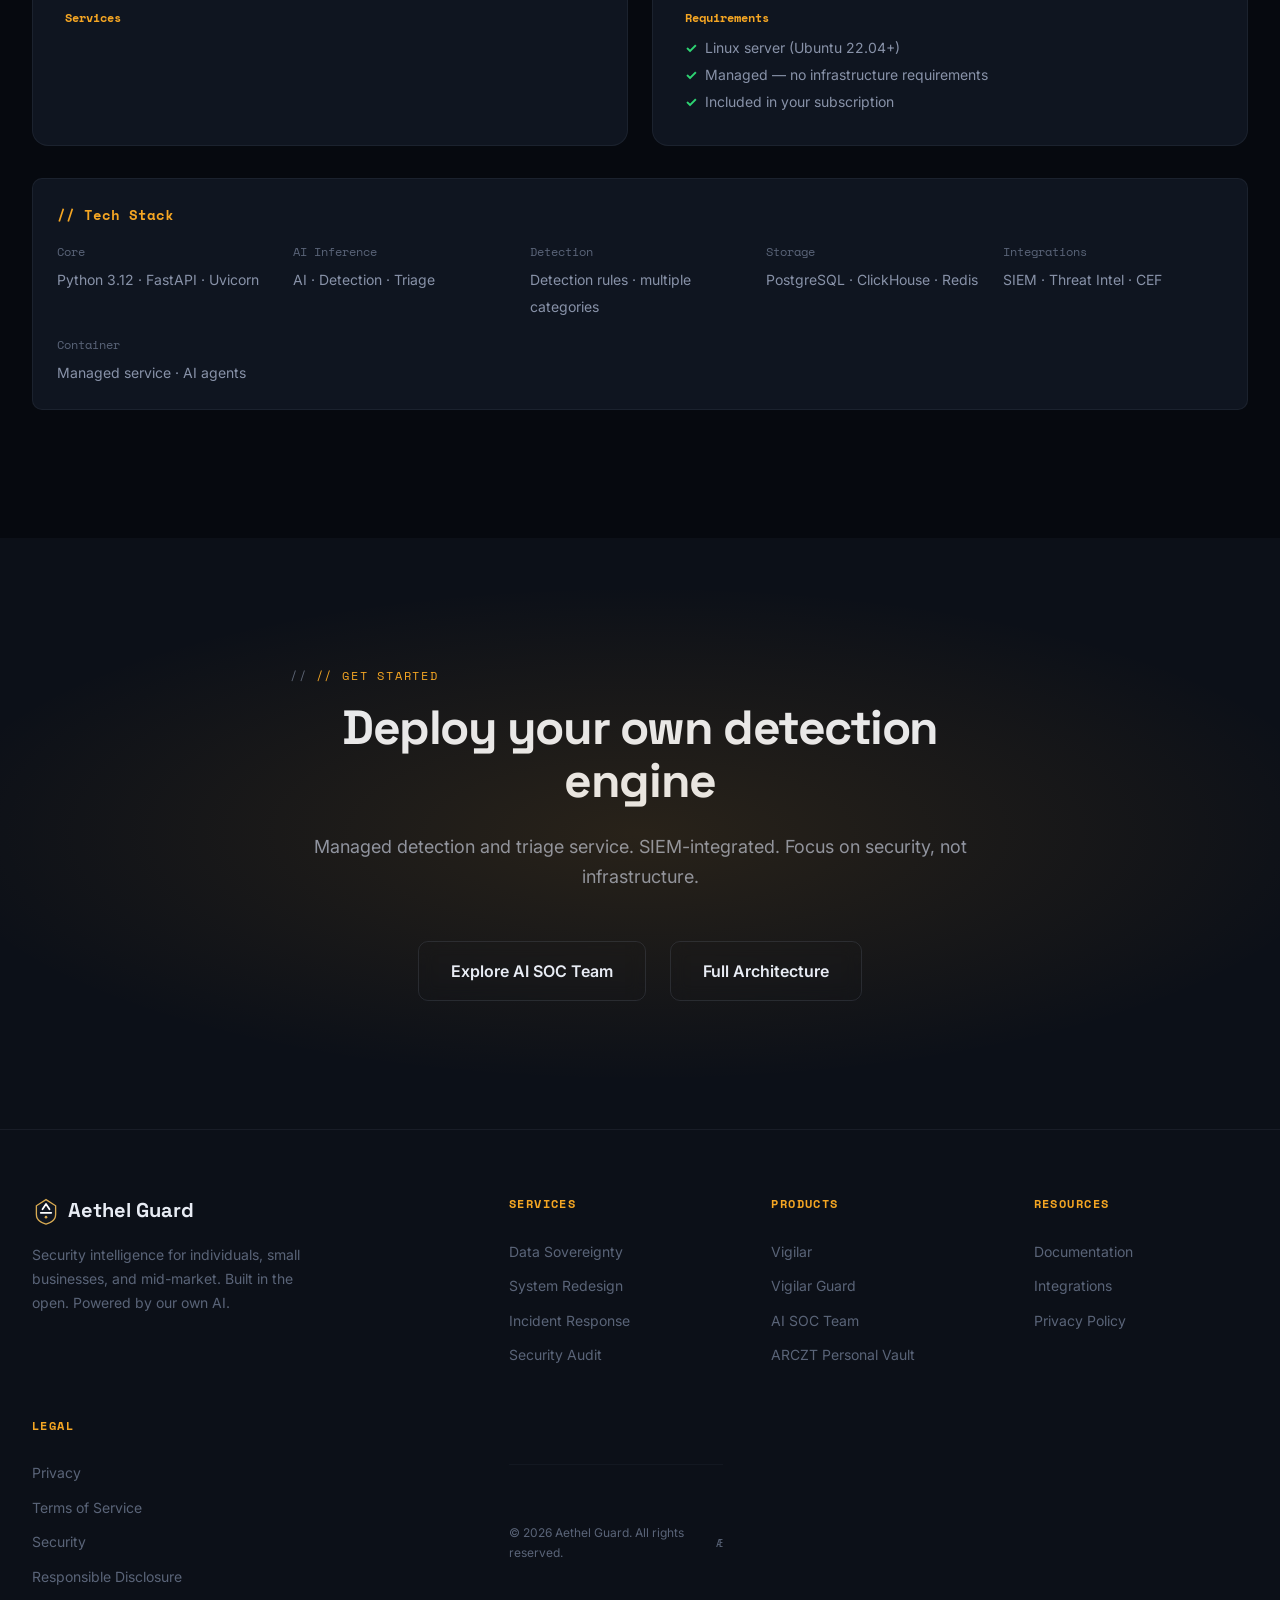
<file: pages/vigilar-guard/index.html>
<!DOCTYPE html>
<html lang="en">
<head>
  <meta charset="UTF-8">
  <meta name="viewport" content="width=device-width, initial-scale=1.0">
  <title>Vigilar Guard — AI Detection & Triage Engine | Aethel Guard</title>
  <meta name="description" content="Vigilar Guard is an AI-powered detection and triage engine. Detection rules, AI triage, SIEM integrations. Add-on for Vigilar or standalone for enterprise.">
  <link rel="icon" href="../../assets/img/favicon.svg" type="image/svg+xml">
  <link rel="preconnect" href="https://fonts.googleapis.com">
  <link rel="preconnect" href="https://fonts.gstatic.com" crossorigin>
  <link href="https://fonts.googleapis.com/css2?family=Inter:wght@400;500;600;700&family=Space+Grotesk:wght@400;500;600;700&family=Space+Mono:wght@400;700&display=swap" rel="stylesheet">
  <link rel="stylesheet" href="../../assets/css/style.css">
  <style>
    /* ═══ VIGILAR GUARD — PAGE-SPECIFIC STYLES ═══ */

    /* Hero variant — detection theme */
    .hero-guard::before {
      background:
        radial-gradient(ellipse 80% 50% at 50% -20%, rgba(245, 158, 11, 0.2) 0%, transparent 70%),
        radial-gradient(circle at 15% 85%, rgba(239, 68, 68, 0.06) 0%, transparent 50%),
        radial-gradient(circle at 85% 15%, rgba(245, 158, 11, 0.06) 0%, transparent 50%);
    }

    /* Pipeline section */
    .pipeline-diagram {
      background: var(--bg-card);
      border: 1px solid var(--border-default);
      border-radius: var(--radius-xl);
      padding: var(--space-2xl);
      overflow-x: auto;
    }

    .pipeline-flow {
      display: flex;
      align-items: stretch;
      gap: 0;
      min-width: 900px;
    }

    .pipeline-step {
      flex: 1;
      display: flex;
      flex-direction: column;
      align-items: center;
      text-align: center;
      position: relative;
      padding: 0 var(--space-sm);
    }

    .pipeline-step .step-icon {
      width: 64px;
      height: 64px;
      border-radius: var(--radius-lg);
      display: flex;
      align-items: center;
      justify-content: center;
      font-size: var(--text-2xl);
      margin-bottom: var(--space-md);
      background: var(--bg-secondary);
      border: 1px solid var(--border-default);
      transition: all var(--transition-slow);
    }

    .pipeline-step:hover .step-icon {
      border-color: var(--accent);
      background: var(--accent-glow);
      transform: translateY(-4px);
    }

    .pipeline-step .step-num {
      font-family: var(--font-mono);
      font-size: var(--text-xs);
      color: var(--accent);
      letter-spacing: 0.1em;
      margin-bottom: var(--space-xs);
    }

    .pipeline-step h4 {
      font-family: var(--font-mono);
      font-size: var(--text-sm);
      font-weight: 700;
      margin-bottom: var(--space-xs);
      color: var(--text-primary);
    }

    .pipeline-step p {
      font-size: var(--text-xs);
      color: var(--text-muted);
      line-height: 1.5;
    }

    .pipeline-connector {
      display: flex;
      align-items: center;
      color: var(--accent);
      font-family: var(--font-mono);
      font-size: var(--text-lg);
      padding: 0 var(--space-xs);
      align-self: center;
      margin-top: 28px;
    }

    /* Rule categories grid */
    .rule-grid {
      display: grid;
      grid-template-columns: repeat(4, 1fr);
      gap: var(--space-md);
      margin-top: var(--space-2xl);
    }

    .rule-card {
      background: var(--bg-card);
      border: 1px solid var(--border-default);
      border-radius: var(--radius-md);
      padding: var(--space-lg);
      text-align: center;
      transition: all var(--transition-default);
    }

    .rule-card:hover {
      border-color: var(--border-accent);
      background: var(--bg-card-hover);
      transform: translateY(-2px);
    }

    .rule-card .rule-icon {
      font-size: var(--text-xl);
      margin-bottom: var(--space-sm);
    }

    .rule-card h5 {
      font-family: var(--font-mono);
      font-size: var(--text-xs);
      font-weight: 700;
      color: var(--text-primary);
      margin-bottom: var(--space-xs);
    }

    .rule-card p {
      font-size: var(--text-xs);
      color: var(--text-muted);
    }

    /* SIEM integration cards */
    .siem-grid {
      display: grid;
      grid-template-columns: repeat(2, 1fr);
      gap: var(--space-lg);
    }

    .siem-card {
      background: var(--bg-card);
      border: 1px solid var(--border-default);
      border-radius: var(--radius-lg);
      padding: var(--space-xl);
      transition: all var(--transition-slow);
    }

    .siem-card:hover {
      border-color: var(--border-accent);
      background: var(--bg-card-hover);
      transform: translateY(-2px);
    }

    .siem-card .siem-header {
      display: flex;
      align-items: center;
      gap: var(--space-md);
      margin-bottom: var(--space-md);
    }

    .siem-card .siem-logo {
      width: 40px;
      height: 40px;
      border-radius: var(--radius-md);
      display: flex;
      align-items: center;
      justify-content: center;
      font-size: var(--text-lg);
      background: var(--bg-secondary);
      border: 1px solid var(--border-default);
    }

    .siem-card h4 {
      font-family: var(--font-mono);
      font-size: var(--text-base);
      font-weight: 700;
      color: var(--text-primary);
    }

    .siem-card .siem-protocol {
      font-family: var(--font-mono);
      font-size: var(--text-xs);
      color: var(--accent);
      letter-spacing: 0.05em;
    }

    .siem-card p {
      font-size: var(--text-sm);
      color: var(--text-secondary);
      margin-bottom: var(--space-md);
    }

    .siem-card .siem-features {
      list-style: none;
      display: flex;
      flex-direction: column;
      gap: var(--space-xs);
    }

    .siem-card .siem-features li {
      font-size: var(--text-xs);
      color: var(--text-muted);
      display: flex;
      align-items: center;
      gap: var(--space-xs);
    }

    .siem-card .siem-features li::before {
      content: '→';
      color: var(--accent);
      font-family: var(--font-mono);
    }

    /* API endpoints */
    .endpoint-list {
      display: flex;
      flex-direction: column;
      gap: var(--space-sm);
    }

    .endpoint {
      background: var(--bg-card);
      border: 1px solid var(--border-default);
      border-radius: var(--radius-md);
      padding: var(--space-md) var(--space-lg);
      display: flex;
      align-items: center;
      gap: var(--space-md);
      transition: all var(--transition-fast);
    }

    .endpoint:hover {
      border-color: var(--border-accent);
      background: var(--bg-card-hover);
    }

    .endpoint .method {
      font-family: var(--font-mono);
      font-size: var(--text-xs);
      font-weight: 700;
      padding: var(--space-xs) var(--space-sm);
      border-radius: var(--radius-sm);
      min-width: 60px;
      text-align: center;
    }

    .method-get { background: rgba(16, 185, 129, 0.15); color: var(--success); }
    .method-post { background: rgba(245, 158, 11, 0.15); color: var(--accent); }
    .method-ws { background: rgba(59, 130, 246, 0.15); color: var(--info); }

    .endpoint .path {
      font-family: var(--font-mono);
      font-size: var(--text-sm);
      color: var(--text-primary);
    }

    .endpoint .desc {
      font-size: var(--text-sm);
      color: var(--text-muted);
      margin-left: auto;
    }

    /* Integration architecture */
    .integration-diagram {
      background: var(--bg-card);
      border: 1px solid var(--border-default);
      border-radius: var(--radius-xl);
      padding: var(--space-2xl);
    }

    .integration-flow {
      display: flex;
      flex-direction: column;
      gap: var(--space-lg);
      align-items: center;
    }

    .integration-layer {
      display: flex;
      gap: var(--space-lg);
      flex-wrap: wrap;
      justify-content: center;
    }

    .integration-block {
      background: var(--bg-secondary);
      border: 1px solid var(--border-default);
      border-radius: var(--radius-md);
      padding: var(--space-md) var(--space-lg);
      text-align: center;
      min-width: 160px;
    }

    .integration-block.primary {
      border-color: var(--accent);
      background: var(--accent-glow);
    }

    .integration-block h4 {
      font-family: var(--font-mono);
      font-size: var(--text-sm);
      font-weight: 700;
      margin-bottom: var(--space-xs);
    }

    .integration-block p {
      font-size: var(--text-xs);
      color: var(--text-muted);
    }

    .integration-arrow {
      color: var(--accent);
      font-family: var(--font-mono);
      font-size: var(--text-base);
    }

    /* Deployment section */
    .deploy-grid {
      display: grid;
      grid-template-columns: 1fr 1fr;
      gap: var(--space-lg);
    }

    .deploy-card {
      background: var(--bg-card);
      border: 1px solid var(--border-default);
      border-radius: var(--radius-lg);
      padding: var(--space-xl);
    }

    .deploy-card h4 {
      font-family: var(--font-mono);
      font-size: var(--text-base);
      font-weight: 700;
      margin-bottom: var(--space-sm);
      color: var(--text-primary);
    }

    .deploy-card .deploy-subtitle {
      font-size: var(--text-sm);
      color: var(--text-muted);
      margin-bottom: var(--space-md);
    }

    .req-list {
      list-style: none;
      display: flex;
      flex-direction: column;
      gap: var(--space-xs);
    }

    .req-list li {
      font-size: var(--text-sm);
      color: var(--text-secondary);
      display: flex;
      align-items: center;
      gap: var(--space-sm);
    }

    .req-list li .check {
      color: var(--success);
      font-weight: 700;
    }

    .service-list {
      list-style: none;
      display: flex;
      flex-direction: column;
      gap: var(--space-xs);
      margin-top: var(--space-md);
    }

    .service-list li {
      font-family: var(--font-mono);
      font-size: var(--text-xs);
      color: var(--text-secondary);
      display: flex;
      align-items: center;
      gap: var(--space-sm);
      padding: var(--space-xs) var(--space-sm);
      background: var(--bg-secondary);
      border-radius: var(--radius-sm);
    }

    .service-list li .port {
      color: var(--accent);
      margin-left: auto;
    }

    /* CTA section */
    .cta-section {
      text-align: center;
      background: var(--bg-secondary);
    }

    .cta-section .section-inner {
      max-width: 700px;
    }

    .cta-section h2 {
      margin-bottom: var(--space-lg);
    }

    .cta-section .cta-subtitle {
      font-size: var(--text-lg);
      color: var(--text-secondary);
      margin-bottom: var(--space-2xl);
    }

    .cta-actions {
      display: flex;
      gap: var(--space-lg);
      justify-content: center;
      flex-wrap: wrap;
    }

    /* Status badge in hero */
    .hero-status {
      display: inline-flex;
      align-items: center;
      gap: var(--space-sm);
      margin-bottom: var(--space-xl);
    }

    .hero-status .status-badge {
      display: inline-flex;
      align-items: center;
      gap: var(--space-xs);
      font-family: var(--font-mono);
      font-size: var(--text-xs);
      padding: var(--space-xs) var(--space-md);
      border-radius: var(--radius-sm);
      text-transform: uppercase;
      letter-spacing: 0.05em;
    }

    /* AI triage chain */
    .triage-chain {
      display: flex;
      align-items: center;
      gap: var(--space-md);
      flex-wrap: wrap;
      justify-content: center;
      margin-top: var(--space-xl);
      padding: var(--space-lg);
      background: var(--bg-secondary);
      border: 1px solid var(--border-default);
      border-radius: var(--radius-lg);
    }

    .triage-step {
      display: flex;
      align-items: center;
      gap: var(--space-sm);
    }

    .triage-step .triage-label {
      font-family: var(--font-mono);
      font-size: var(--text-xs);
      color: var(--text-secondary);
    }

    .triage-step .triage-model {
      font-family: var(--font-mono);
      font-size: var(--text-sm);
      font-weight: 700;
      color: var(--accent);
    }

    .triage-fallback {
      color: var(--text-muted);
      font-family: var(--font-mono);
      font-size: var(--text-xs);
    }

    .triage-arrow {
      color: var(--accent);
      font-family: var(--font-mono);
    }

    /* Responsive */
    @media (max-width: 1024px) {
      .rule-grid { grid-template-columns: repeat(2, 1fr); }
      .siem-grid { grid-template-columns: 1fr; }
      .deploy-grid { grid-template-columns: 1fr; }
    }

    @media (max-width: 768px) {
      .rule-grid { grid-template-columns: 1fr; }
      .pipeline-flow {
        flex-direction: column;
        min-width: auto;
        gap: var(--space-md);
      }
      .pipeline-connector {
        transform: rotate(90deg);
        margin-top: 0;
      }
      .endpoint {
        flex-direction: column;
        align-items: flex-start;
        gap: var(--space-xs);
      }
      .endpoint .desc {
        margin-left: 0;
      }
    }
  </style>
</head>
<body>

<!-- ═══ NAVIGATION ═══ -->
<nav class="nav">
  <div class="nav-inner">
    <a href="../../index.html" class="nav-brand">
      <svg class="logo-mark" width="32" height="32" viewBox="0 0 32 32" fill="none" xmlns="http://www.w3.org/2000/svg">
        <path d="M16 3 L5 10 L5 20 C5 26 9 29 16 31 C23 29 27 26 27 20 L27 10 Z" fill="#0F1520" stroke="#D9AB52" stroke-width="1.5"/>
        <path d="M12 14 L16 8 L20 14 M10 18 L22 18" stroke="#FFFFFF" stroke-width="2" stroke-linecap="round" stroke-linejoin="round"/>
        <circle cx="16" cy="23" r="1.5" fill="#D9AB52"/>
      </svg>
      <div class="nav-brand-text">
        <span class="nav-brand-name">Aethel Guard</span>
        <span class="nav-brand-tagline">Security Intelligence</span>
      </div>
    </a>
    <ul class="nav-links"><li><a href="../../index.html">Home</a></li>
      <li><a href="../services/index.html">Services</a></li>
      <li><a href="../../index.html#products">Products</a></li>
      <li><a href="../../index.html#journey">How It Works</a></li>
      <li><a href="../docs/index.html">Docs</a></li>
    </ul>
    <button class="nav-mobile-toggle" aria-label="Menu">
      <span></span><span></span><span></span>
    </button>
  </div>
</nav>

<!-- ═══ HERO ═══ -->
<section class="hero hero-guard">
  <div class="hero-content animate-in">
    <img src="../../assets/img/logo.svg" alt="Aethel Guard" style="width: 160px; margin-bottom: var(--space-lg); opacity: 0.95;">
    <div class="hero-status">
      <span class="hero-badge">
        <span class="pulse"></span>
        Detection & Triage Engine
      </span>
      <span class="status-badge status-development">Coming Soon</span>
    </div>
    <h1>
      Detect. Triage. <span class="accent">Respond.</span>
    </h1>
    <p class="hero-subtitle">
      AI-powered threat detection and triage. Detection rules meet AI for real-time analysis. Add-on for Vigilar, standalone for enterprise. FastAPI, Docker-ready, SIEM-integrated.
    </p>
    <div class="hero-actions">
      <a href="#pipeline" class="btn btn-secondary">How It Works</a>
    </div>

    <!-- AI Triage Chain -->
    <div class="triage-chain">
      <div class="triage-step">
        <span class="triage-label">Primary:</span>
        <span class="triage-model">AI</span>
      </div>
      <span class="triage-arrow">→</span>
      <div class="triage-step">
        <span class="triage-label">Backup:</span>
        <span class="triage-model">AI</span>
      </div>
      <span class="triage-arrow">→</span>
      <div class="triage-step">
        <span class="triage-label">Last resort:</span>
        <span class="triage-fallback">keyword-based triage</span>
      </div>
    </div>
  </div>
</section>

<!-- ═══ DETECTION PIPELINE ═══ -->
<section class="section" id="pipeline">
  <div class="section-inner">
    <div class="section-label">// Detection Pipeline</div>
    <h2 class="section-title">From event to alert in milliseconds</h2>
    <p class="section-subtitle">Five-stage pipeline. Each stage enriches, filters, and prioritizes. Only actionable alerts reach your SIEM.</p>

    <div class="pipeline-diagram">
      <div class="pipeline-flow">
        <div class="pipeline-step">
          <div class="step-icon">📡</div>
          <div class="step-num">01</div>
          <h4>Event Ingest</h4>
          <p>Security events from Vigilar or external sources hit the FastAPI endpoint</p>
        </div>
        <div class="pipeline-connector">→</div>
        <div class="pipeline-step">
          <div class="step-icon">📏</div>
          <div class="step-num">02</div>
          <h4>Detection Rules</h4>
          <p>Multiple rule categories evaluate every event against known attack patterns</p>
        </div>
        <div class="pipeline-connector">→</div>
        <div class="pipeline-step">
          <div class="step-icon">🧠</div>
          <div class="step-num">03</div>
          <h4>AI Triage</h4>
          <p>AI analyses context, severity, and intent in real-time</p>
        </div>
        <div class="pipeline-connector">→</div>
        <div class="pipeline-step">
          <div class="step-icon">🔍</div>
          <div class="step-num">04</div>
          <h4>Enrichment</h4>
          <p>Threat intel from connected platforms adds IOCs, TTPs, and confidence scores</p>
        </div>
        <div class="pipeline-connector">→</div>
        <div class="pipeline-step">
          <div class="step-icon">🚨</div>
          <div class="step-num">05</div>
          <h4>Alert Dispatch</h4>
          <p>Prioritized alerts forwarded to your SIEM via CEF, syslog, or webhook</p>
        </div>
      </div>
    </div>

    <!-- Rule Categories -->
    <h3 style="font-family: var(--font-mono); font-size: var(--text-lg); margin-top: var(--space-2xl); margin-bottom: var(--space-md); color: var(--text-secondary);">
      Detection Rule Categories
    </h3>
    <div class="rule-grid">
      <div class="rule-card">
        <div class="rule-icon">🔨</div>
        <h5>Brute Force</h5>
        <p>Repeated auth failures, credential stuffing</p>
      </div>
      <div class="rule-card">
        <div class="rule-icon">🌐</div>
        <h5>C2 Communication</h5>
        <p>Beaconing, suspicious outbound connections</p>
      </div>
      <div class="rule-card">
        <div class="rule-icon">📤</div>
        <h5>Data Exfiltration</h5>
        <p>Large transfers, unusual protocols, DNS tunneling</p>
      </div>
      <div class="rule-card">
        <div class="rule-icon">↔️</div>
        <h5>Lateral Movement</h5>
        <p>SMB, RDP, WinRM, pass-the-hash indicators</p>
      </div>
      <div class="rule-card">
        <div class="rule-icon">⬆️</div>
        <h5>Privilege Escalation</h5>
        <p>Token manipulation, sudo abuse, new admin accounts</p>
      </div>
      <div class="rule-card">
        <div class="rule-icon">🔑</div>
        <h5>Persistence</h5>
        <p>Scheduled tasks, registry run keys, startup items</p>
      </div>
      <div class="rule-card">
        <div class="rule-icon">🛡️</div>
        <h5>Defense Evasion</h5>
        <p>AV disable, log clearing, signed binary proxy</p>
      </div>
      <div class="rule-card">
        <div class="rule-icon">🔎</div>
        <h5>Reconnaissance</h5>
        <p>Port scanning, network discovery, NSlookup bursts</p>
      </div>
    </div>
  </div>
</section>

<!-- ═══ SIEM INTEGRATIONS ═══ -->
<section class="section" id="siem" style="background: var(--bg-secondary);">
  <div class="section-inner">
    <div class="section-label">// SIEM Integrations</div>
    <h2 class="section-title">Forward to everything</h2>
    <p class="section-subtitle">Guard doesn't lock you in. Alerts flow to your existing SIEM stack through standard protocols.</p>

    <div class="siem-grid">
      <!-- SIEM Integration -->
      <div class="siem-card">
        <div class="siem-header">
          <div class="siem-logo">🟠</div>
          <div>
            <h4>SIEM</h4>
            <div class="siem-protocol">Webhook (Bidirectional)</div>
          </div>
        </div>
        <p>Full bidirectional integration. Guard sends alerts to your SIEM and receives events for correlation.</p>
        <ul class="siem-features">
          <li>Alert webhook to SIEM</li>
          <li>Event ingestion from active responses</li>
          <li>Correlation with rule engine</li>
          <li>Shared MITRE ATT&amp;CK mapping</li>
        </ul>
      </div>

      <!-- Threat Intel -->
      <div class="siem-card">
        <div class="siem-header">
          <div class="siem-logo">🔵</div>
          <div>
            <h4>Threat Intel</h4>
            <div class="siem-protocol">STIX 2.1 Push</div>
          </div>
        </div>
        <p>Guard pushes enriched threat intelligence as STIX 2.1 bundles. Observable-driven, relationship-aware.</p>
        <ul class="siem-features">
          <li>STIX 2.1 bundle export</li>
          <li>Indicator, observable, and relationship objects</li>
          <li>Confidence score propagation</li>
          <li>Pull enrichment from connected threat intel platforms</li>
        </ul>
      </div>

      <!-- Threat Sharing -->
      <div class="siem-card">
        <div class="siem-header">
          <div class="siem-logo">🔴</div>
          <div>
            <h4>Threat Sharing</h4>
            <div class="siem-protocol">STIX/TAXII + Community Feeds</div>
          </div>
        </div>
        <p>Guard shares detections with threat communities automatically. Attributes, tags, and taxonomies.</p>
        <ul class="siem-features">
          <li>STIX/TAXII event creation</li>
          <li>Attribute tagging with Galaxy clusters</li>
          <li>Automatic IOC sharing to communities</li>
          <li>Feed synchronization support</li>
        </ul>
      </div>

      <!-- CEF/Syslog -->
      <div class="siem-card">
        <div class="siem-header">
          <div class="siem-logo">📄</div>
          <div>
            <h4>Splunk / QRadar / ArcSight</h4>
            <div class="siem-protocol">CEF / Syslog Forward</div>
          </div>
        </div>
        <p>Common Event Format and syslog forwarding to any SIEM that supports industry-standard ingestion.</p>
        <ul class="siem-features">
          <li>CEF-formatted alert messages</li>
          <li>Standard syslog (RFC 5424) transport</li>
          <li>TCP + UDP delivery</li>
          <li>Splunk, QRadar, ArcSight, rsyslog compatible</li>
        </ul>
      </div>
    </div>
  </div>
</section>

<!-- ═══ API ENDPOINTS ═══ -->
<section class="section" id="api">
  <div class="section-inner">
    <div class="section-label">// API Endpoints</div>
    <h2 class="section-title">FastAPI on port 8082</h2>
    <p class="section-subtitle">RESTful API for event ingestion, alert retrieval, and health monitoring. OpenAPI 3.1 spec included.</p>

    <div class="endpoint-list">
      <div class="endpoint">
        <span class="method method-post">POST</span>
        <span class="path">/api/v1/events</span>
        <span class="desc">Ingest a security event for detection and triage</span>
      </div>
      <div class="endpoint">
        <span class="method method-get">GET</span>
        <span class="path">/api/v1/alerts</span>
        <span class="desc">List recent alerts with severity and status filters</span>
      </div>
      <div class="endpoint">
        <span class="method method-get">GET</span>
        <span class="path">/api/v1/alerts/{alert_id}</span>
        <span class="desc">Get full alert detail with enrichment and triage explanation</span>
      </div>
      <div class="endpoint">
        <span class="method method-post">POST</span>
        <span class="path">/api/v1/rules</span>
        <span class="desc">Upload or update detection rules</span>
      </div>
      <div class="endpoint">
        <span class="method method-get">GET</span>
        <span class="path">/api/v1/rules</span>
        <span class="desc">List all active detection rules and their categories</span>
      </div>
      <div class="endpoint">
        <span class="method method-get">GET</span>
        <span class="path">/api/v1/triage/status</span>
        <span class="desc">Check AI triage availability and current model</span>
      </div>
      <div class="endpoint">
        <span class="method method-post">POST</span>
        <span class="path">/api/v1/integrations/wazuh</span>
        <span class="desc">Configure SIEM webhook endpoint</span>
      </div>
      <div class="endpoint">
        <span class="method method-post">POST</span>
        <span class="path">/api/v1/integrations/opencti</span>
        <span class="desc">Configure threat intel STIX 2.1 push target</span>
      </div>
      <div class="endpoint">
        <span class="method method-post">POST</span>
        <span class="path">/api/v1/integrations/misp</span>
        <span class="desc">Configure threat sharing push target</span>
      </div>
      <div class="endpoint">
        <span class="method method-get">GET</span>
        <span class="path">/api/v1/health</span>
        <span class="desc">Service health check with dependency status</span>
      </div>
      <div class="endpoint">
        <span class="method method-ws">WS</span>
        <span class="path">/ws/v1/alerts/stream</span>
        <span class="desc">Real-time alert stream via WebSocket</span>
      </div>
    </div>
  </div>
</section>

<!-- ═══ INTEGRATION API ═══ -->
<section class="section" id="integration-api" style="background: var(--bg-secondary);">
  <div class="section-inner">
    <div class="section-label">// Integration API</div>
    <h2 class="section-title">How Guard connects</h2>
    <p class="section-subtitle">Guard sits between Vigilar and your SOC. It receives events, applies detection, triages with AI, and forwards enriched alerts.</p>

    <div class="integration-diagram">
      <div class="integration-flow">
        <!-- Consumer -->
        <div class="integration-layer">
          <div class="integration-block primary">
            <h4>Vigilar (Consumer)</h4>
            <p>Mobile · Desktop<br>Learns & protects on-device</p>
          </div>
          <div class="integration-block primary">
            <h4>External Sources</h4>
            <p>Syslog · API · Webhook<br>Any event producer</p>
          </div>
        </div>

        <div class="integration-arrow">↓ Events (POST /api/v1/events)</div>

        <!-- Guard core -->
        <div class="integration-layer">
          <div class="integration-block primary" style="min-width: 280px;">
            <h4>Vigilar Guard</h4>
            <p>Detection Engine · AI Triage · Enrichment</p>
          </div>
        </div>

        <div class="integration-arrow">↓ Enriched Alerts (CEF · STIX · Webhook · Syslog)</div>

        <!-- SIEM -->
        <div class="integration-layer">
          <div class="integration-block">
            <h4>SIEM</h4>
            <p>SIEM/XDR</p>
          </div>
          <div class="integration-block">
            <h4>Threat Intel</h4>
            <p>Threat Intel</p>
          </div>
          <div class="integration-block">
            <h4>Threat Sharing</h4>
            <p>Intel Sharing</p>
          </div>
          <div class="integration-block">
            <h4>Splunk / QRadar</h4>
            <p>CEF / Syslog</p>
          </div>
        </div>

        <div class="integration-arrow">↓ Detections + Context (Webhook)</div>

        <!-- SOC -->
        <div class="integration-layer">
          <div class="integration-block primary">
            <h4>AI SOC Team</h4>
            <p>AI Agents · Dashboard · Multi-tenant<br>SOC-as-a-Service</p>
          </div>
        </div>
      </div>
    </div>

    <div style="margin-top: var(--space-xl); padding: var(--space-lg); background: var(--bg-card); border: 1px solid var(--border-default); border-radius: var(--radius-md);">
      <h4 style="font-family: var(--font-mono); font-size: var(--text-sm); color: var(--accent); margin-bottom: var(--space-md);">// Integration API Contract (OpenAPI 3.1)</h4>
      <p style="font-size: var(--text-sm); color: var(--text-secondary); margin-bottom: var(--space-md);">
        The Vigilar ↔ Guard integration is defined by an OpenAPI 3.1 contract covering:
      </p>
      <ul style="list-style: none; display: grid; grid-template-columns: repeat(2, 1fr); gap: var(--space-sm);">
        <li style="font-size: var(--text-sm); color: var(--text-muted);"><span style="color: var(--accent);">→</span> Event submission schema</li>
        <li style="font-size: var(--text-sm); color: var(--text-muted);"><span style="color: var(--accent);">→</span> Alert response format</li>
        <li style="font-size: var(--text-sm); color: var(--text-muted);"><span style="color: var(--accent);">→</span> Severity classification</li>
        <li style="font-size: var(--text-sm); color: var(--text-muted);"><span style="color: var(--accent);">→</span> MITRE ATT&amp;CK mapping</li>
        <li style="font-size: var(--text-sm); color: var(--text-muted);"><span style="color: var(--accent);">→</span> Triage explanation output</li>
        <li style="font-size: var(--text-sm); color: var(--text-muted);"><span style="color: var(--accent);">→</span> WebSocket alert stream spec</li>
        <li style="font-size: var(--text-sm); color: var(--text-muted);"><span style="color: var(--accent);">→</span> Health &amp; status endpoints</li>
        <li style="font-size: var(--text-sm); color: var(--text-muted);"><span style="color: var(--accent);">→</span> SIEM forwarding config</li>
      </ul>
    </div>
  </div>
</section>

<!-- ═══ DEPLOYMENT ═══ -->
<section class="section" id="deployment">
  <div class="section-inner">
    <div class="section-label">// Deployment</div>
    <h2 class="section-title">Get started</h2>
    <p class="section-subtitle">Managed service with on-prem option. We handle infrastructure, you handle security.</p>

    <div class="deploy-grid">
      <!-- Docker Compose -->
      <div class="deploy-card">
        <h4>Managed Service</h4>
        <p class="deploy-subtitle">Fully managed. We handle the infrastructure, you handle security.</p>

        <div class="code-block" style="margin-bottom: var(--space-md);">
          <div class="code-header">
            <span class="lang">bash</span>
          </div>
          <pre><span class="comment"># Managed by Aethel Guard</span>
<span class="comment"># Contact us to get started</span></pre>
        </div>

        <h5 style="font-family: var(--font-mono); font-size: var(--text-xs); color: var(--accent); margin-bottom: var(--space-sm);">Services</h5>
        <ul class="service-list">

        </ul>
      </div>

      <!-- VPS Deploy -->
      <div class="deploy-card">
        <h4>On-Prem Option</h4>
        <p class="deploy-subtitle">For organisations requiring on-premises deployment. Managed by our team.</p>

        <div class="code-block" style="margin-bottom: var(--space-md);">
          <div class="code-header">
            <span class="lang">bash</span>
          </div>
          <pre><span class="comment"># Contact us for on-prem setup</span>
<span class="comment"># → hello@aethelguard.com</span></pre>
        </div>

        <h5 style="font-family: var(--font-mono); font-size: var(--text-xs); color: var(--accent); margin-bottom: var(--space-sm);">Requirements</h5>
        <ul class="req-list">
          <li><span class="check">✓</span> Linux server (Ubuntu 22.04+)</li>
          <li><span class="check">✓</span> Managed — no infrastructure requirements</li>
          <li><span class="check">✓</span> Included in your subscription</li>
          
          
          
          
        </ul>
      </div>
    </div>

    <!-- Architecture note -->
    <div style="margin-top: var(--space-xl); padding: var(--space-lg); background: var(--bg-card); border: 1px solid var(--border-default); border-radius: var(--radius-md);">
      <h4 style="font-family: var(--font-mono); font-size: var(--text-sm); color: var(--accent); margin-bottom: var(--space-md);">// Tech Stack</h4>
      <div style="display: grid; grid-template-columns: repeat(auto-fit, minmax(200px, 1fr)); gap: var(--space-md);">
        <div>
          <span style="font-family: var(--font-mono); font-size: var(--text-xs); color: var(--text-muted); display: block; margin-bottom: var(--space-xs);">Core</span>
          <span style="font-size: var(--text-sm); color: var(--text-secondary);">Python 3.12 · FastAPI · Uvicorn</span>
        </div>
        <div>
          <span style="font-family: var(--font-mono); font-size: var(--text-xs); color: var(--text-muted); display: block; margin-bottom: var(--space-xs);">AI Inference</span>
          <span style="font-size: var(--text-sm); color: var(--text-secondary);">AI · Detection · Triage</span>
        </div>
        <div>
          <span style="font-family: var(--font-mono); font-size: var(--text-xs); color: var(--text-muted); display: block; margin-bottom: var(--space-xs);">Detection</span>
          <span style="font-size: var(--text-sm); color: var(--text-secondary);">Detection rules · multiple categories</span>
        </div>
        <div>
          <span style="font-family: var(--font-mono); font-size: var(--text-xs); color: var(--text-muted); display: block; margin-bottom: var(--space-xs);">Storage</span>
          <span style="font-size: var(--text-sm); color: var(--text-secondary);">PostgreSQL · ClickHouse · Redis</span>
        </div>
        <div>
          <span style="font-family: var(--font-mono); font-size: var(--text-xs); color: var(--text-muted); display: block; margin-bottom: var(--space-xs);">Integrations</span>
          <span style="font-size: var(--text-sm); color: var(--text-secondary);">SIEM · Threat Intel · CEF</span>
        </div>
        <div>
          <span style="font-family: var(--font-mono); font-size: var(--text-xs); color: var(--text-muted); display: block; margin-bottom: var(--space-xs);">Container</span>
          <span style="font-size: var(--text-sm); color: var(--text-secondary);">Managed service · AI agents</span>
        </div>
      </div>
    </div>
  </div>
</section>

<!-- ═══ CTA ═══ -->
<section class="section cta-section">
  <div class="section-inner">
    <div class="section-label">// Get Started</div>
    <h2 class="section-title">Deploy your own detection engine</h2>
    <p class="cta-subtitle">Managed detection and triage service. SIEM-integrated. Focus on security, not infrastructure.</p>
    <div class="cta-actions">
      <a href="../ai-soc-team/index.html" class="btn btn-secondary">Explore AI SOC Team</a>
      <a href="../../index.html#architecture" class="btn btn-secondary">Full Architecture</a>
    </div>
  </div>
</section>

<!-- ═══ FOOTER ═══ -->


<footer class="footer">
  <div class="footer-inner">
    <div class="footer-brand">
      <div class="logo">
        <svg class="logo-mark" width="28" height="28" viewBox="0 0 32 32" fill="none" xmlns="http://www.w3.org/2000/svg">
          <path d="M16 3 L5 10 L5 20 C5 26 9 29 16 31 C23 29 27 26 27 20 L27 10 Z" fill="#0F1520" stroke="#D9AB52" stroke-width="1.5"/>
          <path d="M12 14 L16 8 L20 14 M10 18 L22 18" stroke="#FFFFFF" stroke-width="2" stroke-linecap="round" stroke-linejoin="round"/>
          <circle cx="16" cy="23" r="1.5" fill="#D9AB52"/>
        </svg>
        Aethel Guard
      </div>
      <p>Security intelligence for individuals, small businesses, and mid-market. Built in the open. Powered by our own AI.</p>
    </div>
    <div class="footer-col">
      <h4>Services</h4>
      <ul>
        <li><a href="../services/data-sovereignty.html">Data Sovereignty</a></li>
        <li><a href="../services/system-redesign.html">System Redesign</a></li>
        <li><a href="../services/incident-response.html">Incident Response</a></li>
        <li><a href="../services/security-audit.html">Security Audit</a></li>
      </ul>
    </div>
    <div class="footer-col">
      <h4>Products</h4>
      <ul>
        <li><a href="../vigilar/index.html">Vigilar</a></li>
        <li><a href="../vigilar-guard/index.html">Vigilar Guard</a></li>
        <li><a href="../ai-soc-team/index.html">AI SOC Team</a></li>
        <li><a href="../arczt/index.html">ARCZT Personal Vault</a></li>
      </ul>
    </div>
    <div class="footer-col">
      <h4>Resources</h4>
      <ul>
        <li><a href="../docs/index.html">Documentation</a></li>
        <li><a href="../integrations/index.html">Integrations</a></li>
        <li><a href="../privacy/index.html">Privacy Policy</a></li>
      </ul>
    </div>
    <div class="footer-col">
      <h4>Legal</h4>
      <ul>
        <li><a href="../privacy/index.html">Privacy</a></li>
        <li><a href="#">Terms of Service</a></li>
        <li><a href="#">Security</a></li>
        <li><a href="#">Responsible Disclosure</a></li>
      </ul>
    </div>
  <div class="footer-bottom">
    <span>© 2026 Aethel Guard. All rights reserved.</span>
    <span style="font-family: var(--font-mono); color: var(--text-muted);">Æ</span>
  </div>
</footer>

<script src="../../assets/js/main.js"></script>
</body>
</html>
</file>
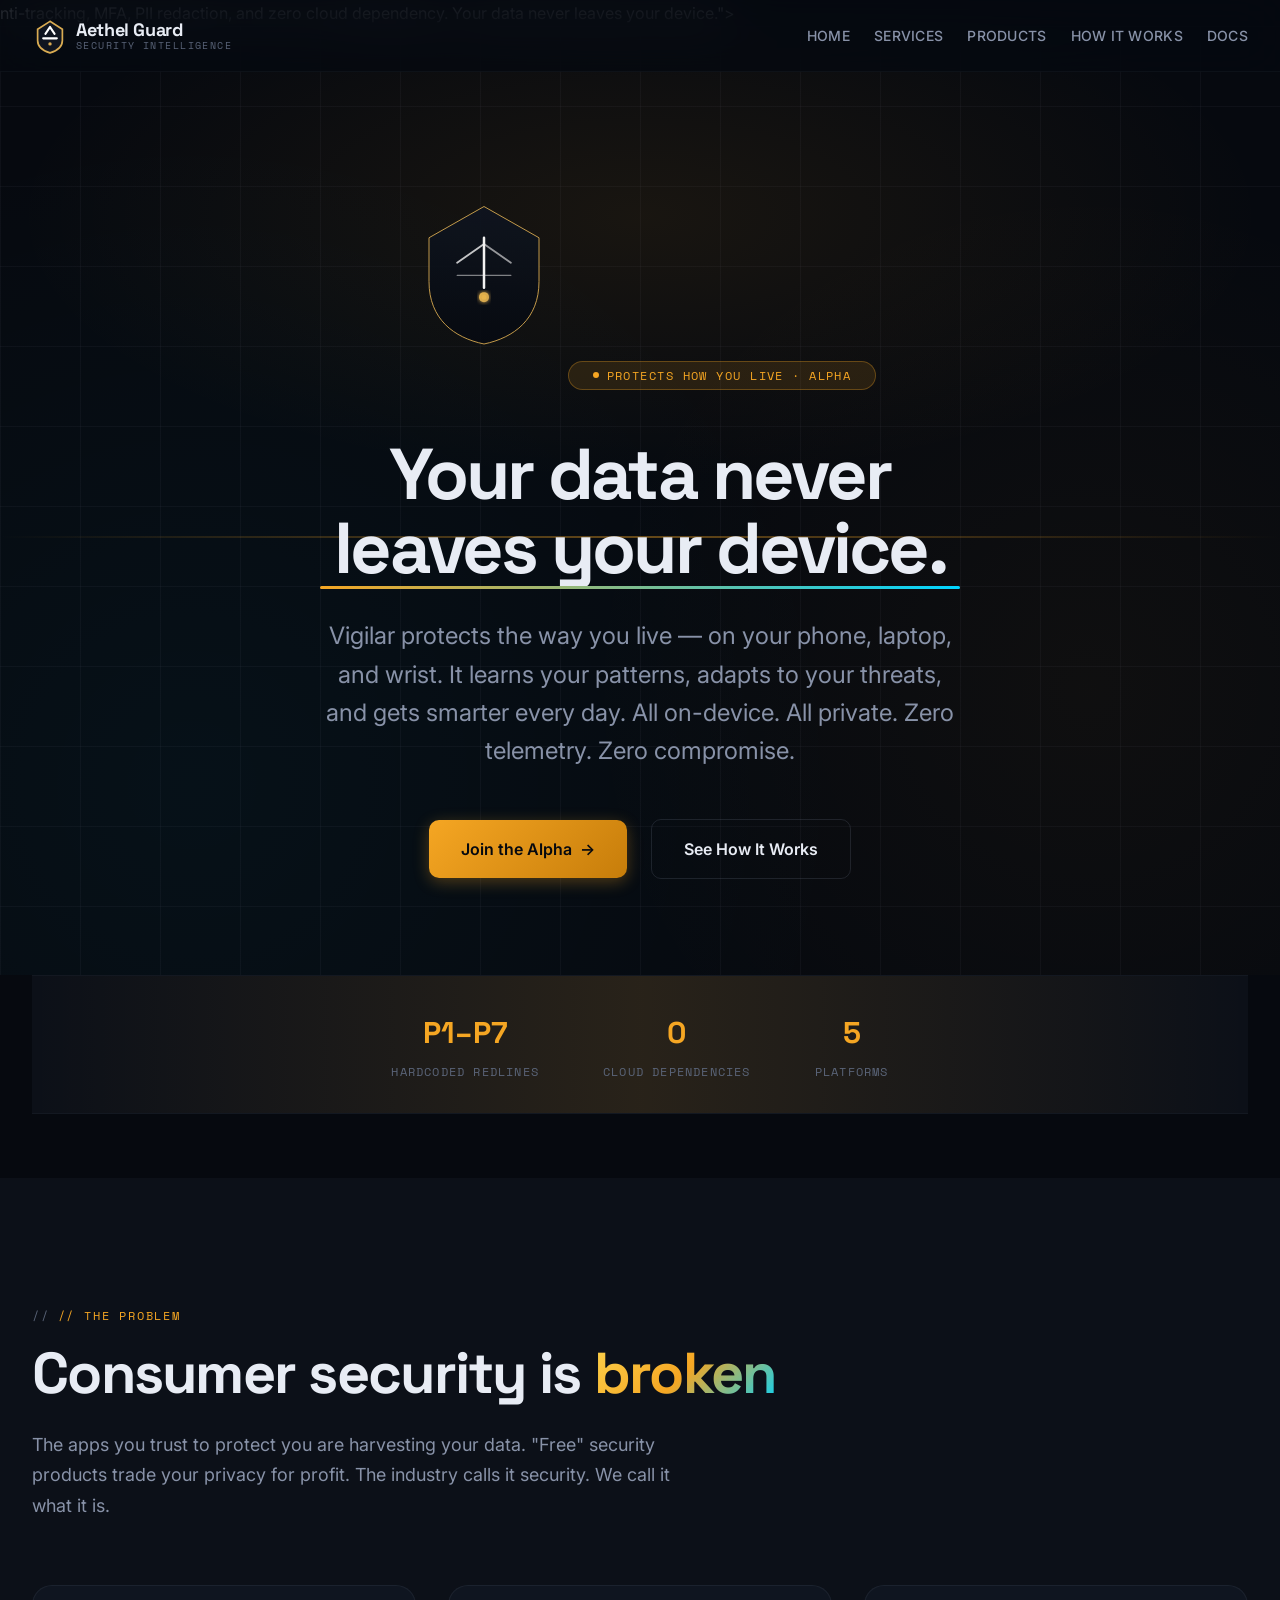
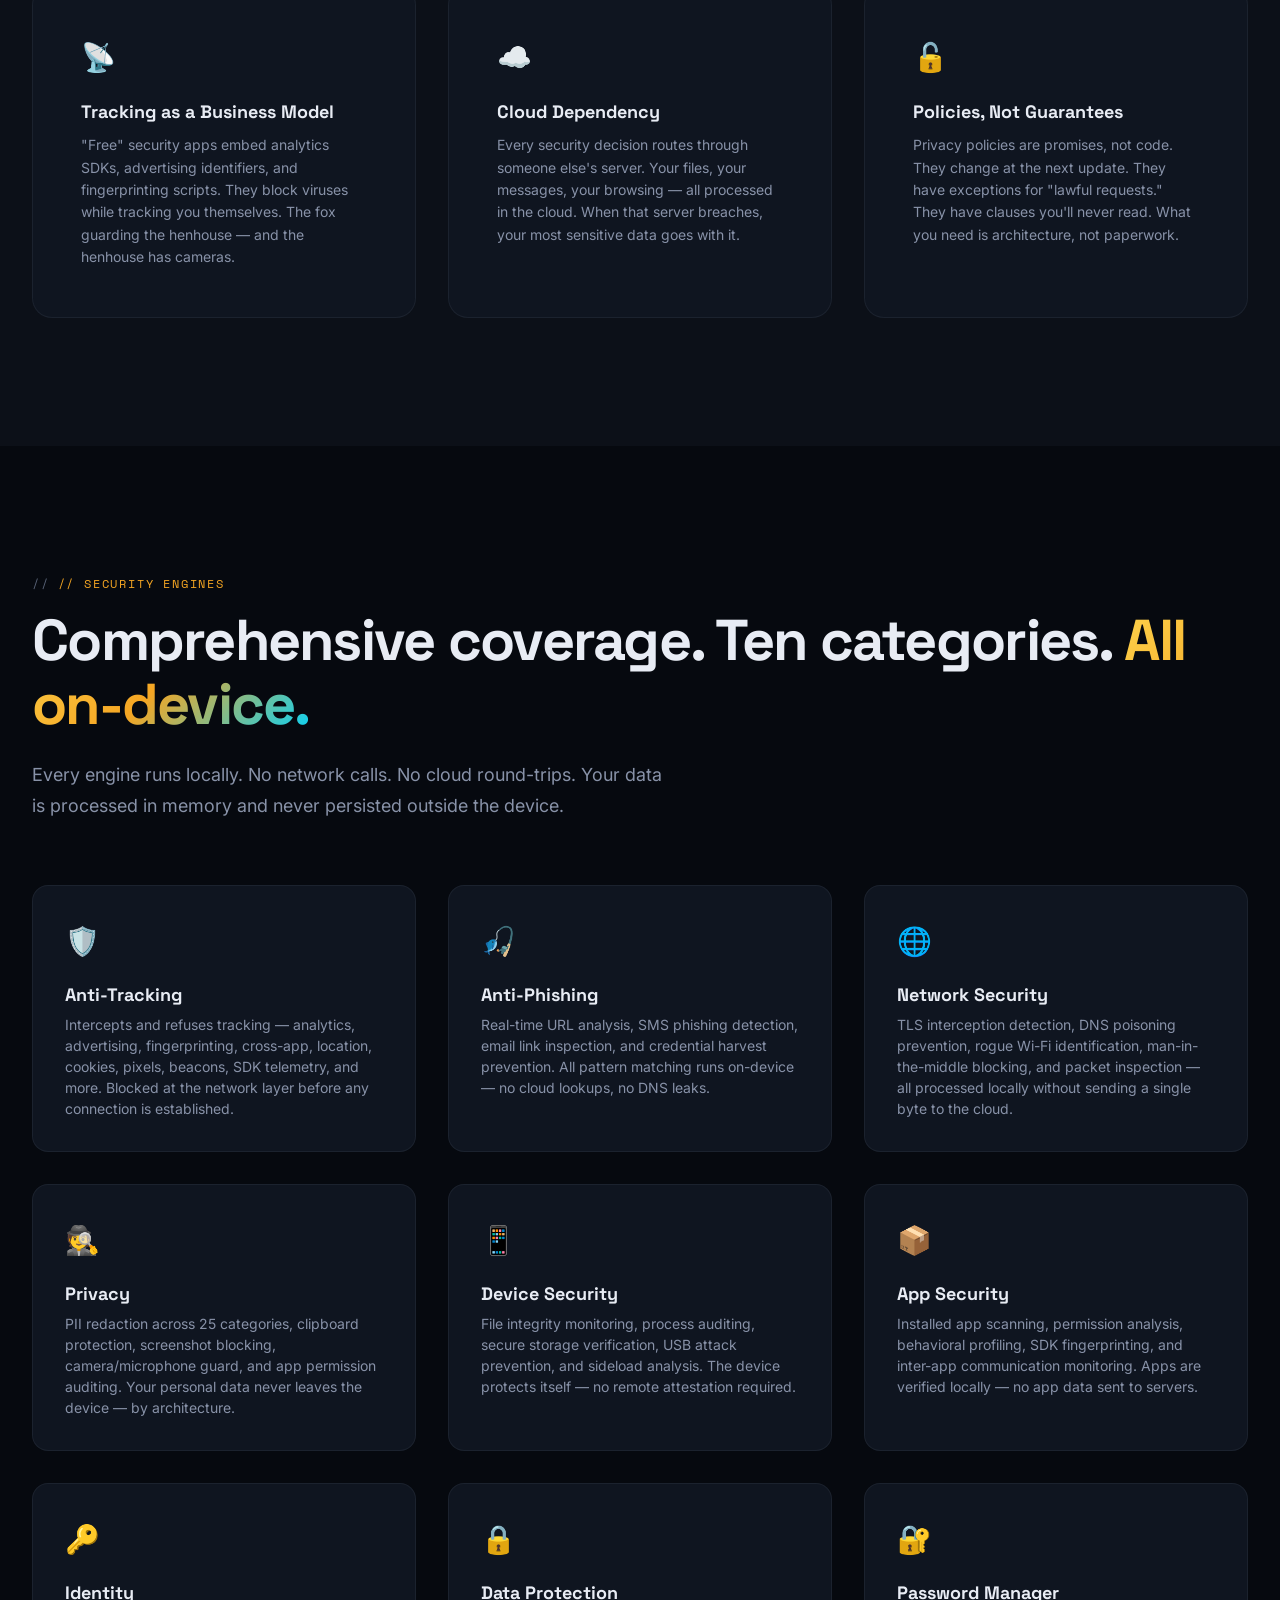
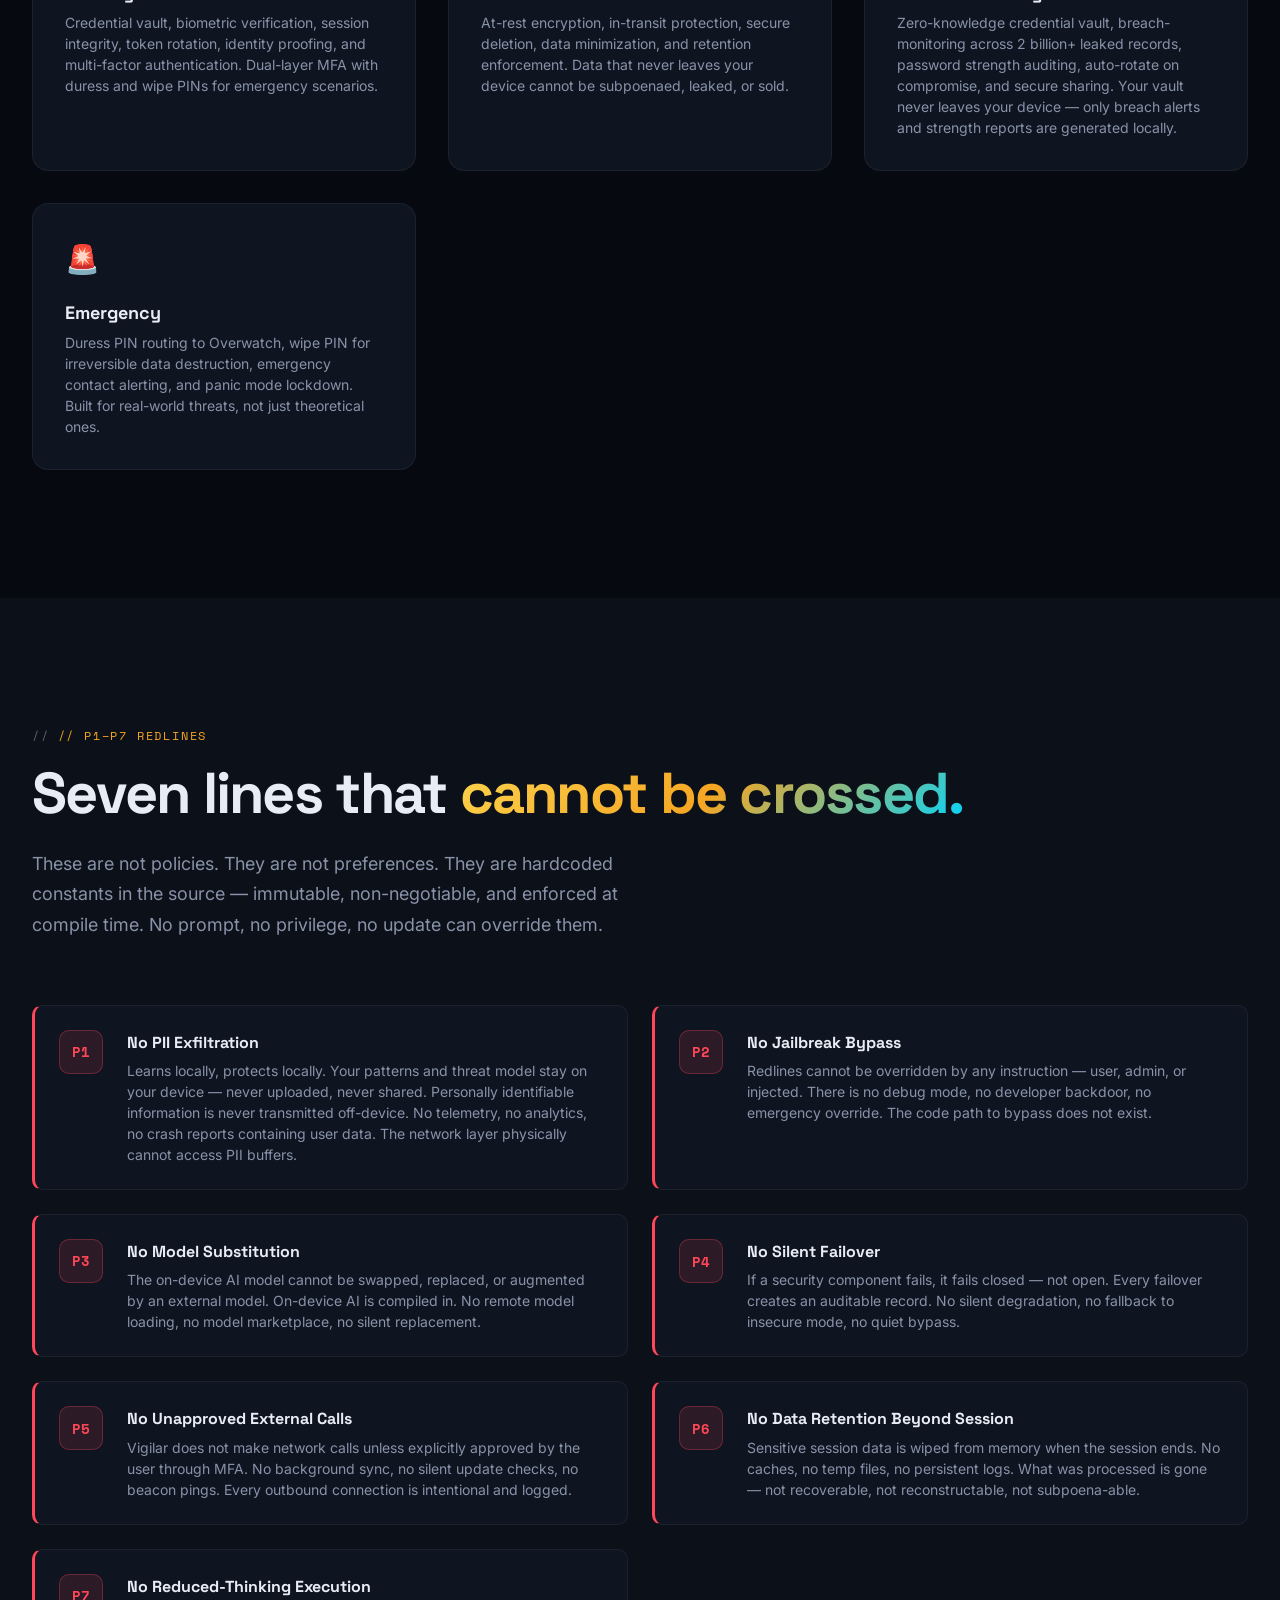
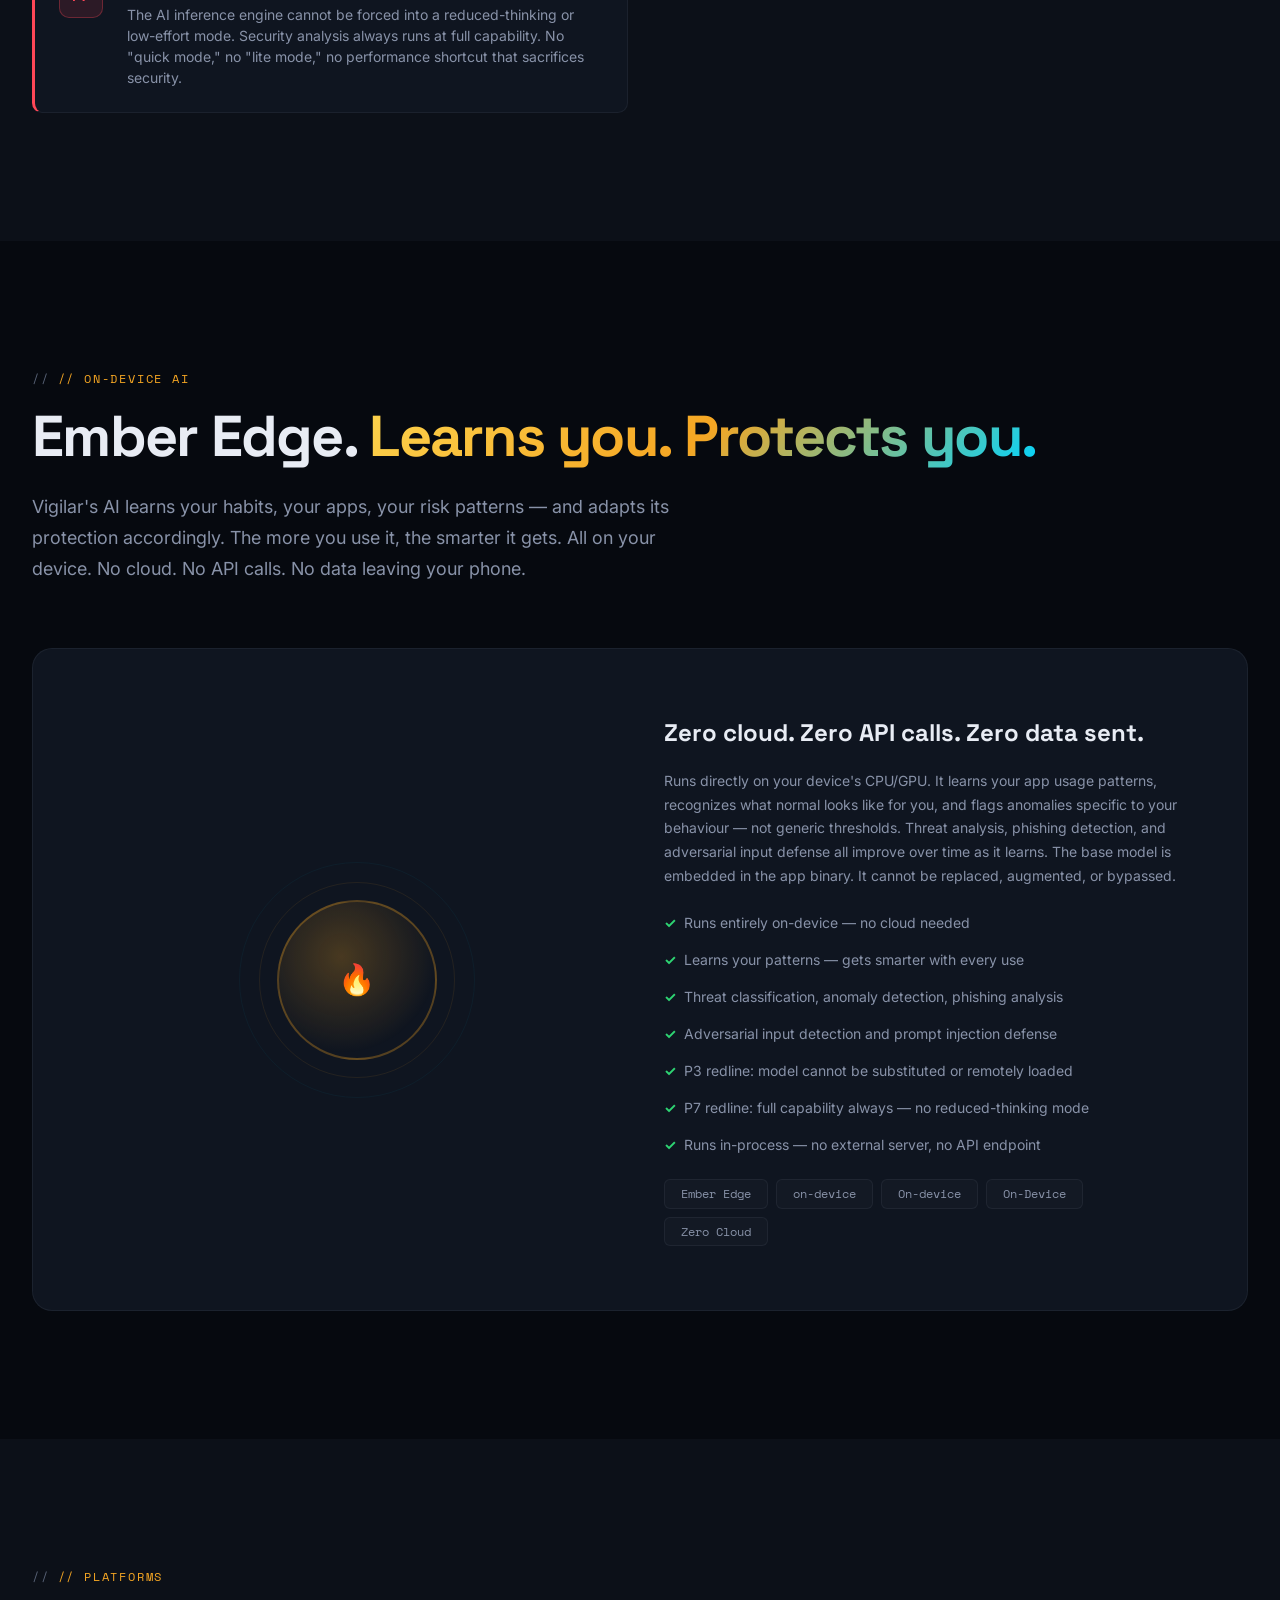
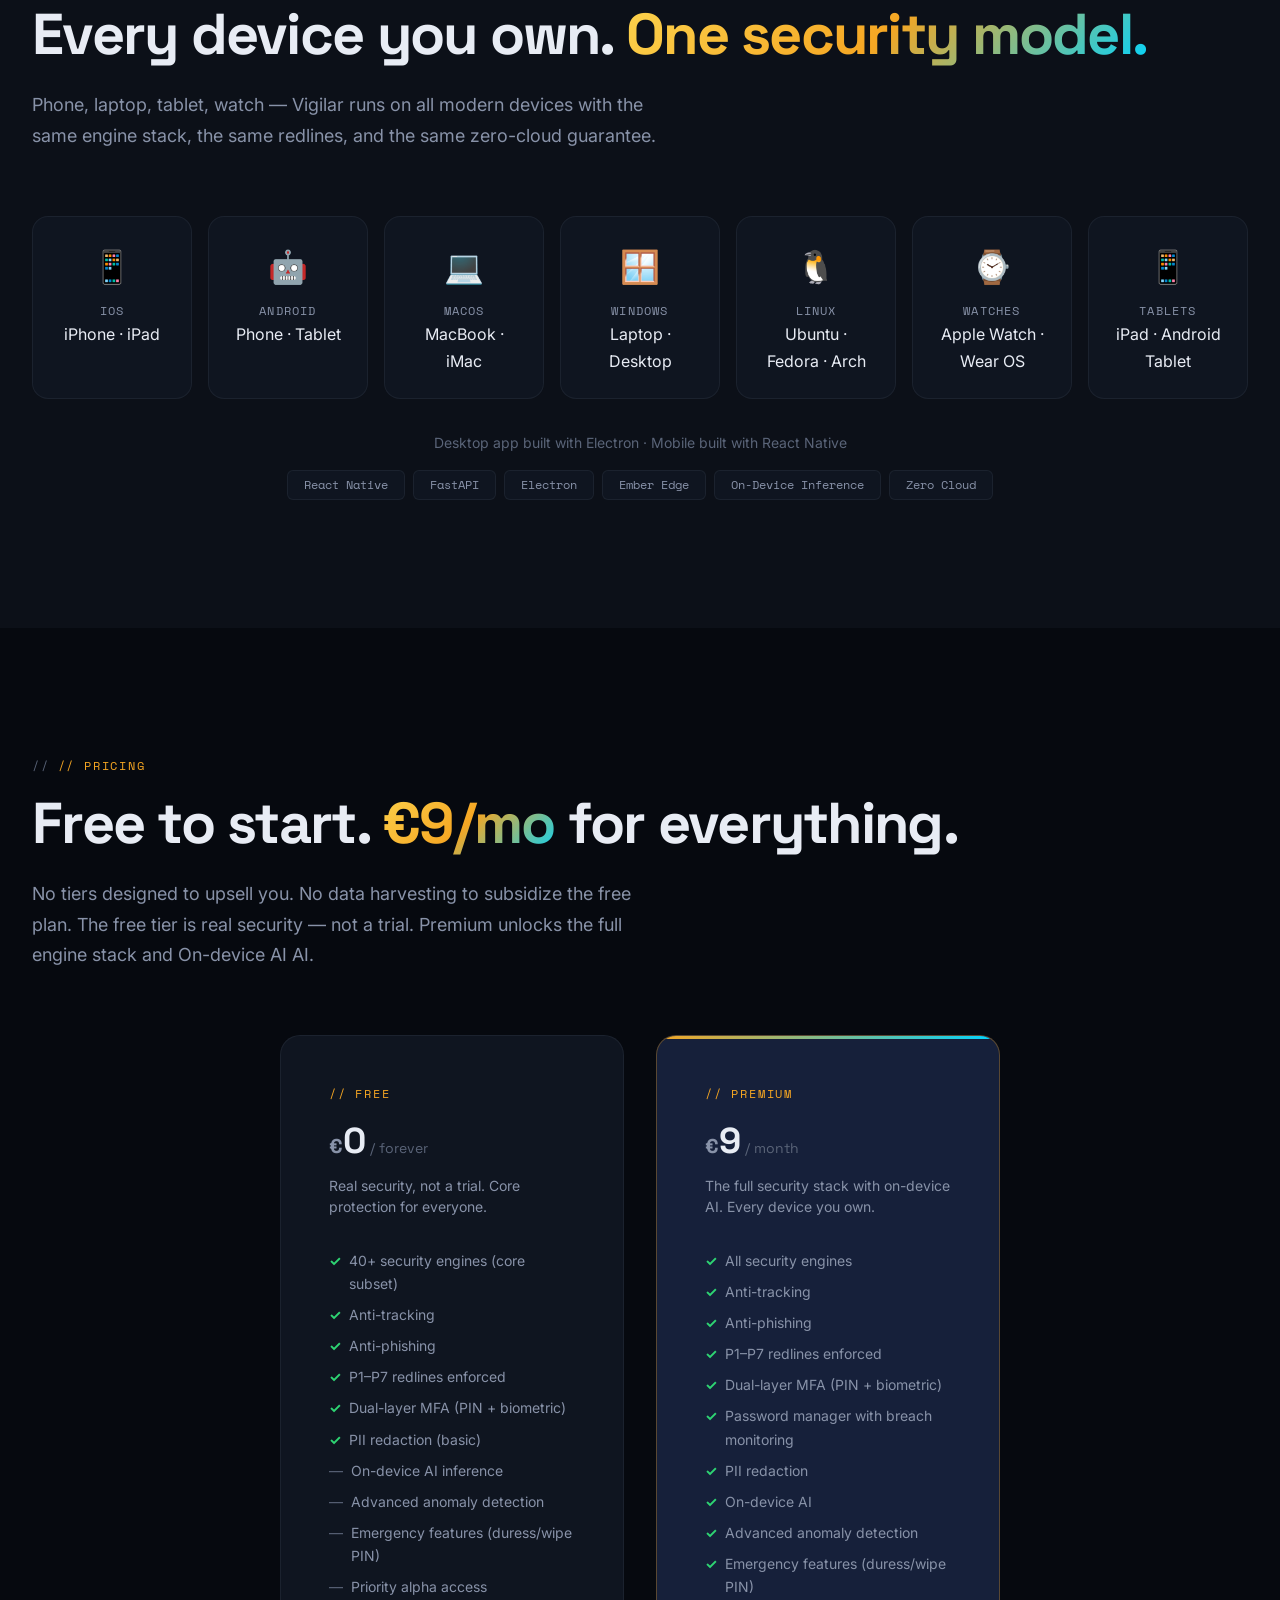
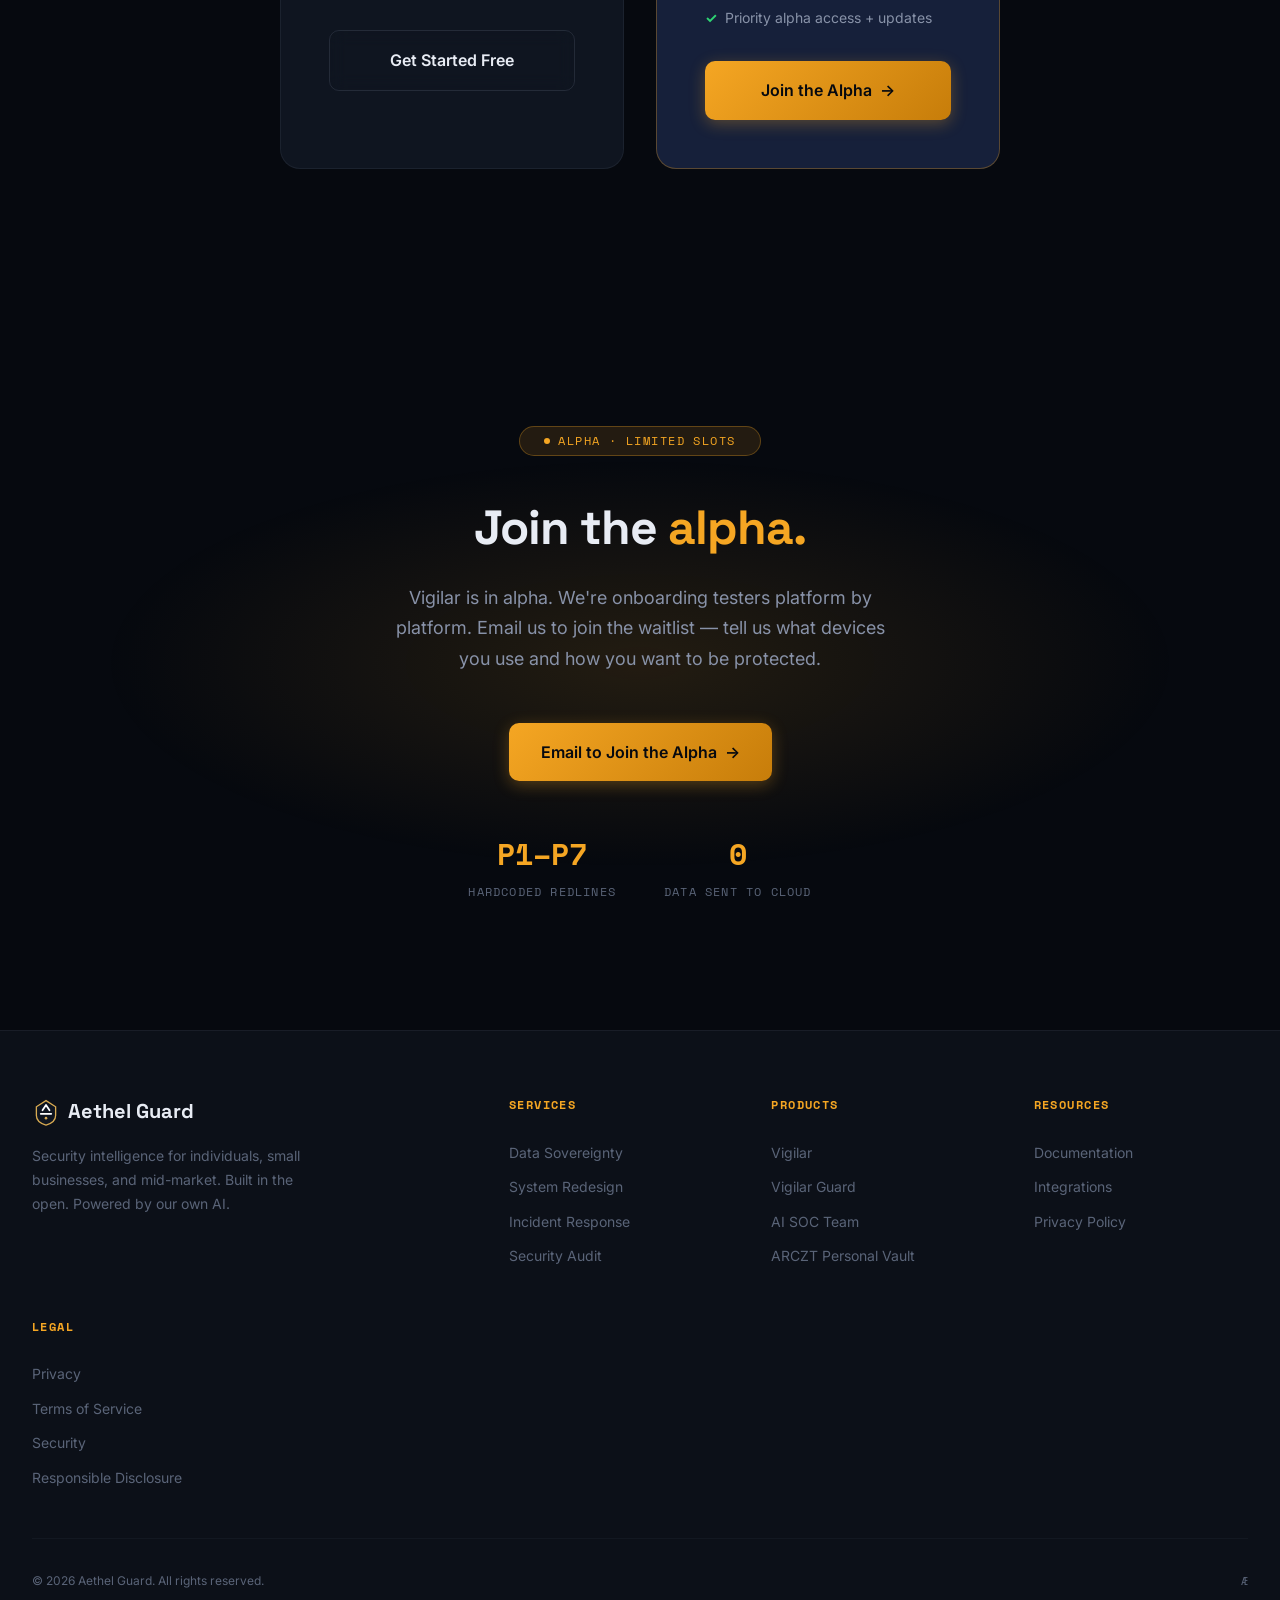
<file: pages/vigilar/index.html>
<!DOCTYPE html>
<html lang="en">
<head>
  <meta charset="UTF-8">
  <meta name="viewport" content="width=device-width, initial-scale=1.0">
  <title>Vigilar — Protects How You Live, On Every Device | Aethel Guard</title>
  <meta name="description" content="Vigilar is a security companion that learns your patterns and adapts protection to you. On-device engines, P1-P7 redlines, zero cloud dependency.">nti-tracking, MFA, PII redaction, and zero cloud dependency. Your data never leaves your device.">
  <link rel="icon" href="../../assets/img/favicon.svg" type="image/svg+xml">
  <link rel="preconnect" href="https://fonts.googleapis.com">
  <link rel="preconnect" href="https://fonts.gstatic.com" crossorigin>
  <link href="https://fonts.googleapis.com/css2?family=Inter:wght@400;500;600;700&family=Space+Grotesk:wght@400;500;600;700&family=Space+Mono:wght@400;700&display=swap" rel="stylesheet">
  <link rel="stylesheet" href="../../assets/css/style.css">
  <style>
    /* ── Vigilar-specific styles ── */
    .vigilar-hero h1 { font-size: clamp(2.5rem, 6vw, 4.5rem); }

    /* ── Problem section ── */
    .problem-grid {
      display: grid;
      grid-template-columns: repeat(3, 1fr);
      gap: var(--space-xl);
    }
    @media (max-width: 768px) { .problem-grid { grid-template-columns: 1fr; } }

    .problem-card {
      background: var(--bg-card);
      border: 1px solid var(--border-default);
      border-radius: var(--radius-xl);
      padding: var(--space-2xl);
      transition: all var(--transition-slow);
      position: relative;
      overflow: hidden;
    }
    .problem-card::before {
      content: '';
      position: absolute;
      top: 0; left: 0; right: 0;
      height: 2px;
      background: linear-gradient(90deg, var(--threat), transparent);
      opacity: 0;
      transition: opacity var(--transition-slow);
    }
    .problem-card:hover {
      border-color: rgba(239, 68, 68, 0.3);
      transform: translateY(-3px);
      box-shadow: var(--shadow-lg);
    }
    .problem-card:hover::before { opacity: 1; }
    .problem-card .icon { font-size: 1.75rem; margin-bottom: var(--space-md); }
    .problem-card h3 {
      font-family: var(--font-display);
      font-size: var(--text-lg);
      margin-bottom: var(--space-sm);
    }
    .problem-card p {
      font-size: var(--text-sm);
      color: var(--text-secondary);
      line-height: 1.6;
    }

    /* ── Engines grid ── */
    .engines-grid {
      display: grid;
      grid-template-columns: repeat(3, 1fr);
      gap: var(--space-xl);
    }
    @media (max-width: 768px) { .engines-grid { grid-template-columns: 1fr; } }
    @media (max-width: 1024px) { .engines-grid { grid-template-columns: repeat(2, 1fr); } }

    .engine-card {
      background: var(--bg-card);
      border: 1px solid var(--border-default);
      border-radius: var(--radius-lg);
      padding: var(--space-xl);
      transition: all var(--transition-slow);
      position: relative;
      overflow: hidden;
    }
    .engine-card::before {
      content: '';
      position: absolute;
      top: 0; left: 0; right: 0;
      height: 2px;
      background: linear-gradient(90deg, var(--accent), transparent);
      opacity: 0;
      transition: opacity var(--transition-slow);
    }
    .engine-card:hover {
      border-color: var(--accent-border);
      transform: translateY(-3px);
      box-shadow: var(--shadow-lg), var(--shadow-glow);
    }
    .engine-card:hover::before { opacity: 1; }

    .engine-card .icon { font-size: 1.75rem; margin-bottom: var(--space-md); }
    .engine-card h3 {
      font-family: var(--font-display);
      font-size: var(--text-lg);
      margin-bottom: var(--space-xs);
    }
    .engine-card p {
      font-size: var(--text-sm);
      color: var(--text-secondary);
      line-height: 1.5;
    }

    /* ── Redlines ── */
    .redlines-grid {
      display: grid;
      grid-template-columns: repeat(2, 1fr);
      gap: var(--space-lg);
    }
    @media (max-width: 768px) { .redlines-grid { grid-template-columns: 1fr; } }

    .redline-card {
      background: var(--bg-card);
      border: 1px solid var(--border-default);
      border-left: 3px solid var(--threat);
      border-radius: var(--radius-md);
      padding: var(--space-lg);
      display: flex;
      gap: var(--space-lg);
      align-items: flex-start;
      transition: all var(--transition-default);
    }
    .redline-card:hover {
      border-color: var(--border-accent);
      border-left-color: var(--threat);
      background: var(--bg-card-hover);
    }

    .redline-badge {
      flex-shrink: 0;
      width: 44px;
      height: 44px;
      border-radius: var(--radius-md);
      background: rgba(255, 71, 87, 0.12);
      border: 1px solid rgba(255, 71, 87, 0.3);
      display: flex;
      align-items: center;
      justify-content: center;
      font-family: var(--font-mono);
      font-size: var(--text-sm);
      font-weight: 700;
      color: var(--threat);
    }

    .redline-card .body h4 {
      font-family: var(--font-display);
      font-size: var(--text-base);
      font-weight: 700;
      margin-bottom: var(--space-xs);
    }
    .redline-card .body p {
      font-size: var(--text-sm);
      color: var(--text-secondary);
      line-height: 1.5;
    }

    /* ── On-Device AI section ── */
    .ai-section {
      background: var(--bg-card);
      border: 1px solid var(--border-default);
      border-radius: var(--radius-xl);
      padding: var(--space-3xl);
      display: grid;
      grid-template-columns: 1fr 1fr;
      gap: var(--space-2xl);
      align-items: center;
    }
    @media (max-width: 768px) { .ai-section { grid-template-columns: 1fr; } }

    .ai-visual {
      display: flex;
      align-items: center;
      justify-content: center;
      position: relative;
      min-height: 280px;
    }
    .ai-orb {
      width: 160px;
      height: 160px;
      border-radius: 50%;
      background: radial-gradient(circle at 40% 35%, var(--accent-glow-strong), transparent 70%);
      border: 2px solid var(--accent-border);
      display: flex;
      align-items: center;
      justify-content: center;
      font-family: var(--font-display);
      font-size: var(--text-3xl);
      font-weight: 700;
      color: var(--accent);
      position: relative;
      animation: float 4s ease-in-out infinite;
    }
    .ai-orb::before {
      content: '';
      position: absolute;
      inset: -20px;
      border-radius: 50%;
      border: 1px solid var(--accent-border);
      opacity: 0.3;
      animation: rotateGlow 12s linear infinite;
    }
    .ai-orb::after {
      content: '';
      position: absolute;
      inset: -40px;
      border-radius: 50%;
      border: 1px solid var(--cyan-border);
      opacity: 0.15;
      animation: rotateGlow 20s linear infinite reverse;
    }

    .ai-features {
      list-style: none;
      display: flex;
      flex-direction: column;
      gap: var(--space-md);
    }
    .ai-features li {
      display: flex;
      align-items: flex-start;
      gap: var(--space-sm);
      font-size: var(--text-sm);
      color: var(--text-secondary);
      line-height: 1.5;
    }
    .ai-features li .check {
      color: var(--success);
      font-weight: 700;
      flex-shrink: 0;
    }

    .ai-specs {
      display: flex;
      flex-wrap: wrap;
      gap: var(--space-sm);
      margin-top: var(--space-lg);
    }
    .ai-spec-pill {
      font-family: var(--font-mono);
      font-size: var(--text-xs);
      padding: var(--space-xs) var(--space-md);
      border-radius: var(--radius-sm);
      background: var(--bg-tertiary);
      border: 1px solid var(--border-default);
      color: var(--text-secondary);
    }

    /* ── Platforms ── */
    .platforms-grid {
      display: grid;
      grid-template-columns: repeat(7, 1fr);
      gap: var(--space-md);
    }
    @media (max-width: 1024px) { .platforms-grid { grid-template-columns: repeat(4, 1fr); } }
    @media (max-width: 768px) { .platforms-grid { grid-template-columns: repeat(2, 1fr); } }

    .platform-card {
      background: var(--bg-card);
      border: 1px solid var(--border-default);
      border-radius: var(--radius-lg);
      padding: var(--space-lg);
      text-align: center;
      transition: all var(--transition-default);
    }
    .platform-card:hover {
      border-color: var(--accent-border);
      transform: translateY(-2px);
      box-shadow: var(--shadow-md);
    }
    .platform-card .p-icon { font-size: 2rem; margin-bottom: var(--space-sm); }
    .platform-card .p-name {
      font-family: var(--font-mono);
      font-size: var(--text-xs);
      color: var(--text-secondary);
      text-transform: uppercase;
      letter-spacing: 0.1em;
    }

    /* ── Pricing ── */
    .pricing-grid {
      display: grid;
      grid-template-columns: repeat(2, 1fr);
      gap: var(--space-xl);
      max-width: 720px;
      margin: 0 auto;
    }
    @media (max-width: 768px) { .pricing-grid { grid-template-columns: 1fr; } }

    .pricing-card {
      background: var(--bg-card);
      border: 1px solid var(--border-default);
      border-radius: var(--radius-xl);
      padding: var(--space-2xl);
      transition: all var(--transition-slow);
      position: relative;
      overflow: hidden;
    }
    .pricing-card::before {
      content: '';
      position: absolute;
      top: 0; left: 0; right: 0;
      height: 3px;
      background: linear-gradient(90deg, var(--accent), var(--cyan));
      opacity: 0;
      transition: opacity var(--transition-slow);
    }
    .pricing-card:hover {
      border-color: var(--accent-border);
      transform: translateY(-4px);
      box-shadow: var(--shadow-lg), var(--shadow-glow);
    }
    .pricing-card:hover::before { opacity: 1; }

    .pricing-card.featured {
      border-color: var(--accent-border);
      background: var(--bg-card-hover);
    }
    .pricing-card.featured::before { opacity: 1; }

    .pricing-tier {
      font-family: var(--font-mono);
      font-size: var(--text-xs);
      color: var(--accent);
      text-transform: uppercase;
      letter-spacing: 0.15em;
      margin-bottom: var(--space-sm);
    }
    .pricing-price {
      font-family: var(--font-display);
      font-size: var(--text-4xl);
      font-weight: 700;
      color: var(--text-primary);
      margin-bottom: var(--space-xs);
    }
    .pricing-price .currency { font-size: var(--text-xl); color: var(--text-secondary); }
    .pricing-price .period { font-size: var(--text-sm); color: var(--text-muted); font-weight: 400; }
    .pricing-desc {
      font-size: var(--text-sm);
      color: var(--text-secondary);
      margin-bottom: var(--space-xl);
      line-height: 1.5;
    }
    .pricing-features {
      list-style: none;
      display: flex;
      flex-direction: column;
      gap: var(--space-sm);
    }
    .pricing-features li {
      display: flex;
      align-items: flex-start;
      gap: var(--space-sm);
      font-size: var(--text-sm);
      color: var(--text-secondary);
    }
    .pricing-features li .check {
      color: var(--success);
      font-weight: 700;
      flex-shrink: 0;
    }
    .pricing-features li .x {
      color: var(--text-muted);
      flex-shrink: 0;
    }
    .pricing-card .btn { width: 100%; justify-content: center; margin-top: var(--space-xl); }

    /* ── Stats bar (local) ── */
    .stats-bar {
      display: flex;
      justify-content: center;
      gap: var(--space-3xl);
      flex-wrap: wrap;
      padding: var(--space-xl) 0;
    }
    .stat { text-align: center; }
    .stat .num {
      font-family: var(--font-display);
      font-size: var(--text-3xl);
      font-weight: 700;
      color: var(--accent);
    }
    .stat .label {
      font-family: var(--font-mono);
      font-size: var(--text-xs);
      color: var(--text-muted);
      text-transform: uppercase;
      letter-spacing: 0.1em;
      margin-top: var(--space-xs);
    }

    /* ── CTA section ── */
    .cta-section {
      text-align: center;
      padding: var(--space-5xl) var(--space-xl);
      position: relative;
      overflow: hidden;
    }
    .cta-section::before {
      content: '';
      position: absolute;
      inset: 0;
      background: radial-gradient(ellipse 60% 40% at 50% 50%, var(--accent-glow) 0%, transparent 70%);
      pointer-events: none;
    }
    .cta-section .section-inner { position: relative; z-index: 1; }

    .cta-section h2 {
      font-family: var(--font-display);
      font-size: clamp(var(--text-3xl), 4vw, var(--text-5xl));
      font-weight: 700;
      letter-spacing: -0.02em;
      margin-bottom: var(--space-md);
    }
    .cta-section p {
      font-size: var(--text-lg);
      color: var(--text-secondary);
      max-width: 500px;
      margin: 0 auto var(--space-2xl);
    }

    /* ── Tech pills ── */
    .tech-pills {
      display: flex;
      flex-wrap: wrap;
      gap: var(--space-sm);
      justify-content: center;
    }
    .tech-pill {
      font-family: var(--font-mono);
      font-size: var(--text-xs);
      padding: var(--space-xs) var(--space-md);
      border-radius: var(--radius-sm);
      background: var(--bg-card);
      border: 1px solid var(--border-default);
      color: var(--text-secondary);
    }

    /* Nav active state for Vigilar */
    .nav-links a.active {
      color: var(--accent);
    }
    .nav-links a.active::after {
      width: 100%;
    }
  </style>
</head>
<body>

<!-- ═══ NAVIGATION ═══ -->
<nav class="nav">
  <div class="nav-inner">
    <a href="../../index.html" class="nav-brand">
      <svg class="logo-mark" width="32" height="32" viewBox="0 0 32 32" fill="none" xmlns="http://www.w3.org/2000/svg">
        <path d="M16 3 L5 10 L5 20 C5 26 9 29 16 31 C23 29 27 26 27 20 L27 10 Z" fill="#0F1520" stroke="#D9AB52" stroke-width="1.5"/>
        <path d="M12 14 L16 8 L20 14 M10 18 L22 18" stroke="#FFFFFF" stroke-width="2" stroke-linecap="round" stroke-linejoin="round"/>
        <circle cx="16" cy="23" r="1.5" fill="#D9AB52"/>
      </svg>
      <div class="nav-brand-text">
        <span class="nav-brand-name">Aethel Guard</span>
        <span class="nav-brand-tagline">Security Intelligence</span>
      </div>
    </a>
    <ul class="nav-links">
      <li><a href="../../index.html">Home</a></li>
      <li><a href="../services/index.html">Services</a></li>
      <li><a href="../../index.html#products">Products</a></li>
      <li><a href="../../index.html#journey">How It Works</a></li>
      <li><a href="../docs/index.html">Docs</a></li>
    </ul>
    <button class="nav-mobile-toggle" aria-label="Menu">
      <span></span><span></span><span></span>
    </button>
  </div>
</nav>

<!-- ═══ HERO ═══ -->
<section class="hero vigilar-hero">
  <div class="hero-grid"></div>
  <div class="hero-glow"></div>
  <div class="hero-scanline"></div>
  <div class="hero-content animate-in">
    <img src="../../assets/img/logo.svg" alt="Aethel Guard" style="width: 160px; margin-bottom: var(--space-lg); opacity: 0.95;">
    <div class="hero-badge">
      <span class="pulse-dot"></span>
      Protects how you live · Alpha
    </div>
    <h1>
      Your data never<br>
      <span class="accent">leaves your device.</span>
    </h1>
    <p class="hero-subtitle">
      Vigilar protects the way you live — on your phone, laptop, and wrist. It learns your patterns, adapts to your threats, and gets smarter every day. All on-device. All private. Zero telemetry. Zero compromise.
    </p>
    <div class="hero-actions">
      <a href="mailto:hello@aethelguard.com" class="btn btn-primary">Join the Alpha <span class="arrow">→</span></a>
      <a href="../../index.html#journey" class="btn btn-secondary">See How It Works</a>
    </div>
  </div>
</section>

<!-- ═══ STATS BAR ═══ -->
<section class="section" style="padding-top: 0; padding-bottom: var(--space-3xl);">
  <div class="section-inner">
    <div class="stats-bar">
      <div class="stat reveal">
        <div class="num">P1–P7</div>
        <div class="label">Hardcoded Redlines</div>
      </div>
      <div class="stat reveal delay-1">
        <div class="num">0</div>
        <div class="label">Cloud Dependencies</div>
      </div>
      <div class="stat reveal delay-2">
        <div class="num">5</div>
        <div class="label">Platforms</div>
      </div>
    </div>
  </div>
</section>

<!-- ═══ THE PROBLEM ═══ -->
<section class="section" id="problem" style="background: var(--bg-secondary);">
  <div class="section-inner">
    <div class="section-header reveal">
      <div class="section-label">// The Problem</div>
      <h2 class="section-title">Consumer security is <span class="accent">broken</span></h2>
      <p class="section-subtitle">The apps you trust to protect you are harvesting your data. "Free" security products trade your privacy for profit. The industry calls it security. We call it what it is.</p>
    </div>

    <div class="problem-grid">
      <div class="problem-card reveal delay-1">
        <div class="icon">📡</div>
        <h3>Tracking as a Business Model</h3>
        <p>"Free" security apps embed analytics SDKs, advertising identifiers, and fingerprinting scripts. They block viruses while tracking you themselves. The fox guarding the henhouse — and the henhouse has cameras.</p>
      </div>

      <div class="problem-card reveal delay-2">
        <div class="icon">☁️</div>
        <h3>Cloud Dependency</h3>
        <p>Every security decision routes through someone else's server. Your files, your messages, your browsing — all processed in the cloud. When that server breaches, your most sensitive data goes with it.</p>
      </div>

      <div class="problem-card reveal delay-3">
        <div class="icon">🔓</div>
        <h3>Policies, Not Guarantees</h3>
        <p>Privacy policies are promises, not code. They change at the next update. They have exceptions for "lawful requests." They have clauses you'll never read. What you need is architecture, not paperwork.</p>
      </div>
    </div>
  </div>
</section>

<!-- ═══ SECURITY ENGINES ═══ -->
<section class="section" id="engines">
  <div class="section-inner">
    <div class="section-header reveal">
      <div class="section-label">// Security Engines</div>
      <h2 class="section-title">Comprehensive coverage. Ten categories. <span class="accent">All on-device.</span></h2>
      <p class="section-subtitle">Every engine runs locally. No network calls. No cloud round-trips. Your data is processed in memory and never persisted outside the device.</p>
    </div>

    <div class="engines-grid">
      <div class="engine-card reveal">
        <div class="icon">🛡️</div>
        <h3>Anti-Tracking</h3>
        <p>Intercepts and refuses tracking — analytics, advertising, fingerprinting, cross-app, location, cookies, pixels, beacons, SDK telemetry, and more. Blocked at the network layer before any connection is established.</p>
      </div>

      <div class="engine-card reveal delay-1">
        <div class="icon">🎣</div>
        <h3>Anti-Phishing</h3>
        <p>Real-time URL analysis, SMS phishing detection, email link inspection, and credential harvest prevention. All pattern matching runs on-device — no cloud lookups, no DNS leaks.</p>
      </div>

      <div class="engine-card reveal delay-2">
        <div class="icon">🌐</div>
        <h3>Network Security</h3>
        <p>TLS interception detection, DNS poisoning prevention, rogue Wi-Fi identification, man-in-the-middle blocking, and packet inspection — all processed locally without sending a single byte to the cloud.</p>
      </div>

      <div class="engine-card reveal">
        <div class="icon">🕵️</div>
        <h3>Privacy</h3>
        <p>PII redaction across 25 categories, clipboard protection, screenshot blocking, camera/microphone guard, and app permission auditing. Your personal data never leaves the device — by architecture.</p>
      </div>

      <div class="engine-card reveal delay-1">
        <div class="icon">📱</div>
        <h3>Device Security</h3>
        <p>File integrity monitoring, process auditing, secure storage verification, USB attack prevention, and sideload analysis. The device protects itself — no remote attestation required.</p>
      </div>

      <div class="engine-card reveal delay-2">
        <div class="icon">📦</div>
        <h3>App Security</h3>
        <p>Installed app scanning, permission analysis, behavioral profiling, SDK fingerprinting, and inter-app communication monitoring. Apps are verified locally — no app data sent to servers.</p>
      </div>

      <div class="engine-card reveal">
        <div class="icon">🔑</div>
        <h3>Identity</h3>
        <p>Credential vault, biometric verification, session integrity, token rotation, identity proofing, and multi-factor authentication. Dual-layer MFA with duress and wipe PINs for emergency scenarios.</p>
      </div>

      <div class="engine-card reveal delay-1">
        <div class="icon">🔒</div>
        <h3>Data Protection</h3>
        <p>At-rest encryption, in-transit protection, secure deletion, data minimization, and retention enforcement. Data that never leaves your device cannot be subpoenaed, leaked, or sold.</p>
      </div>

      <div class="engine-card reveal delay-2">
        <div class="icon">🔐</div>
        <h3>Password Manager</h3>
        <p>Zero-knowledge credential vault, breach-monitoring across 2 billion+ leaked records, password strength auditing, auto-rotate on compromise, and secure sharing. Your vault never leaves your device — only breach alerts and strength reports are generated locally.</p>
      </div>

      <div class="engine-card reveal">
        <div class="icon">🚨</div>
        <h3>Emergency</h3>
        <p>Duress PIN routing to Overwatch, wipe PIN for irreversible data destruction, emergency contact alerting, and panic mode lockdown. Built for real-world threats, not just theoretical ones.</p>
      </div>
    </div>
  </div>
</section>

<!-- ═══ REDLINES ═══ -->
<section class="section" id="redlines" style="background: var(--bg-secondary);">
  <div class="section-inner">
    <div class="section-header reveal">
      <div class="section-label">// P1–P7 Redlines</div>
      <h2 class="section-title">Seven lines that <span class="accent">cannot be crossed.</span></h2>
      <p class="section-subtitle">These are not policies. They are not preferences. They are hardcoded constants in the source — immutable, non-negotiable, and enforced at compile time. No prompt, no privilege, no update can override them.</p>
    </div>

    <div class="redlines-grid">
      <div class="redline-card reveal">
        <div class="redline-badge">P1</div>
        <div class="body">
          <h4>No PII Exfiltration</h4>
          <p>Learns locally, protects locally. Your patterns and threat model stay on your device — never uploaded, never shared. Personally identifiable information is never transmitted off-device. No telemetry, no analytics, no crash reports containing user data. The network layer physically cannot access PII buffers.</p>
        </div>
      </div>

      <div class="redline-card reveal delay-1">
        <div class="redline-badge">P2</div>
        <div class="body">
          <h4>No Jailbreak Bypass</h4>
          <p>Redlines cannot be overridden by any instruction — user, admin, or injected. There is no debug mode, no developer backdoor, no emergency override. The code path to bypass does not exist.</p>
        </div>
      </div>

      <div class="redline-card reveal delay-2">
        <div class="redline-badge">P3</div>
        <div class="body">
          <h4>No Model Substitution</h4>
          <p>The on-device AI model cannot be swapped, replaced, or augmented by an external model. On-device AI is compiled in. No remote model loading, no model marketplace, no silent replacement.</p>
        </div>
      </div>

      <div class="redline-card reveal">
        <div class="redline-badge">P4</div>
        <div class="body">
          <h4>No Silent Failover</h4>
          <p>If a security component fails, it fails closed — not open. Every failover creates an auditable record. No silent degradation, no fallback to insecure mode, no quiet bypass.</p>
        </div>
      </div>

      <div class="redline-card reveal delay-1">
        <div class="redline-badge">P5</div>
        <div class="body">
          <h4>No Unapproved External Calls</h4>
          <p>Vigilar does not make network calls unless explicitly approved by the user through MFA. No background sync, no silent update checks, no beacon pings. Every outbound connection is intentional and logged.</p>
        </div>
      </div>

      <div class="redline-card reveal delay-2">
        <div class="redline-badge">P6</div>
        <div class="body">
          <h4>No Data Retention Beyond Session</h4>
          <p>Sensitive session data is wiped from memory when the session ends. No caches, no temp files, no persistent logs. What was processed is gone — not recoverable, not reconstructable, not subpoena-able.</p>
        </div>
      </div>

      <div class="redline-card reveal">
        <div class="redline-badge">P7</div>
        <div class="body">
          <h4>No Reduced-Thinking Execution</h4>
          <p>The AI inference engine cannot be forced into a reduced-thinking or low-effort mode. Security analysis always runs at full capability. No "quick mode," no "lite mode," no performance shortcut that sacrifices security.</p>
        </div>
      </div>
    </div>
  </div>
</section>

<!-- ═══ ON-DEVICE AI ═══ -->
<section class="section" id="on-device-ai">
  <div class="section-inner">
    <div class="section-header reveal">
      <div class="section-label">// On-Device AI</div>
      <h2 class="section-title">Ember Edge. <span class="accent">Learns you. Protects you.</span></h2>
      <p class="section-subtitle">Vigilar's AI learns your habits, your apps, your risk patterns — and adapts its protection accordingly. The more you use it, the smarter it gets. All on your device. No cloud. No API calls. No data leaving your phone.</p>
    </div>

    <div class="ai-section reveal">
      <div class="ai-visual">
        <div class="ai-orb">🔥</div>
      </div>
      <div>
        <h3 style="font-family: var(--font-display); font-size: var(--text-2xl); margin-bottom: var(--space-md);">Zero cloud. Zero API calls. Zero data sent.</h3>
        <p style="color: var(--text-secondary); font-size: var(--text-sm); line-height: 1.7; margin-bottom: var(--space-lg);">
          Runs directly on your device's CPU/GPU. It learns your app usage patterns, recognizes what normal looks like for you, and flags anomalies specific to your behaviour — not generic thresholds. Threat analysis, phishing detection, and adversarial input defense all improve over time as it learns. The base model is embedded in the app binary. It cannot be replaced, augmented, or bypassed.
        </p>
        <ul class="ai-features">
          <li><span class="check">✓</span> Runs entirely on-device — no cloud needed</li>
          <li><span class="check">✓</span> Learns your patterns — gets smarter with every use</li>
          <li><span class="check">✓</span> Threat classification, anomaly detection, phishing analysis</li>
          <li><span class="check">✓</span> Adversarial input detection and prompt injection defense</li>
          <li><span class="check">✓</span> P3 redline: model cannot be substituted or remotely loaded</li>
          <li><span class="check">✓</span> P7 redline: full capability always — no reduced-thinking mode</li>
          <li><span class="check">✓</span> Runs in-process — no external server, no API endpoint</li>
        </ul>
        <div class="ai-specs">
          <span class="ai-spec-pill">Ember Edge</span>
          <span class="ai-spec-pill">on-device</span>
          <span class="ai-spec-pill">On-device</span>
          <span class="ai-spec-pill">On-Device</span>
          <span class="ai-spec-pill">Zero Cloud</span>
        </div>
      </div>
    </div>
  </div>
</section>

<!-- ═══ PLATFORMS ═══ -->
<section class="section" id="platforms" style="background: var(--bg-secondary);">
  <div class="section-inner">
    <div class="section-header reveal">
      <div class="section-label">// Platforms</div>
      <h2 class="section-title">Every device you own. <span class="accent">One security model.</span></h2>
      <p class="section-subtitle">Phone, laptop, tablet, watch — Vigilar runs on all modern devices with the same engine stack, the same redlines, and the same zero-cloud guarantee.</p>
    </div>

    <div class="platforms-grid reveal">
      <div class="platform-card">
        <div class="p-icon">📱</div>
        <div class="p-name">iOS</div>
        <div class="p-desc">iPhone · iPad</div>
      </div>
      <div class="platform-card">
        <div class="p-icon">🤖</div>
        <div class="p-name">Android</div>
        <div class="p-desc">Phone · Tablet</div>
      </div>
      <div class="platform-card">
        <div class="p-icon">💻</div>
        <div class="p-name">macOS</div>
        <div class="p-desc">MacBook · iMac</div>
      </div>
      <div class="platform-card">
        <div class="p-icon">🪟</div>
        <div class="p-name">Windows</div>
        <div class="p-desc">Laptop · Desktop</div>
      </div>
      <div class="platform-card">
        <div class="p-icon">🐧</div>
        <div class="p-name">Linux</div>
        <div class="p-desc">Ubuntu · Fedora · Arch</div>
      </div>
      <div class="platform-card">
        <div class="p-icon">⌚</div>
        <div class="p-name">Watches</div>
        <div class="p-desc">Apple Watch · Wear OS</div>
      </div>
      <div class="platform-card">
        <div class="p-icon">📱</div>
        <div class="p-name">Tablets</div>
        <div class="p-desc">iPad · Android Tablet</div>
      </div>
    </div>

    <div style="margin-top: var(--space-xl); text-align: center;" class="reveal delay-1">
      <p style="font-size: var(--text-sm); color: var(--text-muted); margin-bottom: var(--space-md);">Desktop app built with Electron · Mobile built with React Native</p>
      <div class="tech-pills">
        <span class="tech-pill">React Native</span>
        <span class="tech-pill">FastAPI</span>
        <span class="tech-pill">Electron</span>
        <span class="tech-pill">Ember Edge</span>
        <span class="tech-pill">On-Device Inference</span>
        <span class="tech-pill">Zero Cloud</span>
      </div>
    </div>
  </div>
</section>

<!-- ═══ PRICING ═══ -->
<section class="section" id="pricing">
  <div class="section-inner">
    <div class="section-header reveal">
      <div class="section-label">// Pricing</div>
      <h2 class="section-title">Free to start. <span class="accent">€9/mo</span> for everything.</h2>
      <p class="section-subtitle">No tiers designed to upsell you. No data harvesting to subsidize the free plan. The free tier is real security — not a trial. Premium unlocks the full engine stack and On-device AI AI.</p>
    </div>

    <div class="pricing-grid">
      <div class="pricing-card reveal">
        <div class="pricing-tier">// Free</div>
        <div class="pricing-price"><span class="currency">€</span>0<span class="period"> / forever</span></div>
        <p class="pricing-desc">Real security, not a trial. Core protection for everyone.</p>
        <ul class="pricing-features">
          <li><span class="check">✓</span> 40+ security engines (core subset)</li>
          <li><span class="check">✓</span> Anti-tracking</li>
          <li><span class="check">✓</span> Anti-phishing</li>
          <li><span class="check">✓</span> P1–P7 redlines enforced</li>
          <li><span class="check">✓</span> Dual-layer MFA (PIN + biometric)</li>
          <li><span class="check">✓</span> PII redaction (basic)</li>
          <li><span class="x">—</span> On-device AI inference</li>
          <li><span class="x">—</span> Advanced anomaly detection</li>
          <li><span class="x">—</span> Emergency features (duress/wipe PIN)</li>
          <li><span class="x">—</span> Priority alpha access</li>
        </ul>
        <a href="mailto:hello@aethelguard.com" class="btn btn-secondary">Get Started Free</a>
      </div>

      <div class="pricing-card featured reveal delay-1">
        <div class="pricing-tier">// Premium</div>
        <div class="pricing-price"><span class="currency">€</span>9<span class="period"> / month</span></div>
        <p class="pricing-desc">The full security stack with on-device AI. Every device you own.</p>
        <ul class="pricing-features">
          <li><span class="check">✓</span> All security engines</li>
          <li><span class="check">✓</span> Anti-tracking</li>
          <li><span class="check">✓</span> Anti-phishing</li>
          <li><span class="check">✓</span> P1–P7 redlines enforced</li>
          <li><span class="check">✓</span> Dual-layer MFA (PIN + biometric)</li>
          <li><span class="check">✓</span> Password manager with breach monitoring</li>
          <li><span class="check">✓</span> PII redaction</li>
          <li><span class="check">✓</span> On-device AI</li>
          <li><span class="check">✓</span> Advanced anomaly detection</li>
          <li><span class="check">✓</span> Emergency features (duress/wipe PIN)</li>
          <li><span class="check">✓</span> Priority alpha access + updates</li>
        </ul>
        <a href="mailto:hello@aethelguard.com" class="btn btn-primary">Join the Alpha <span class="arrow">→</span></a>
      </div>
    </div>
  </div>
</section>

<!-- ═══ CTA ═══ -->
<section class="cta-section" id="alpha">
  <div class="section-inner">
    <div class="hero-badge" style="margin-bottom: var(--space-xl);">
      <span class="pulse-dot"></span>
      Alpha · Limited Slots
    </div>
    <h2>Join the <span style="color: var(--accent);">alpha.</span></h2>
    <p>Vigilar is in alpha. We're onboarding testers platform by platform. Email us to join the waitlist — tell us what devices you use and how you want to be protected.</p>
    <div class="hero-actions">
      <a href="mailto:hello@aethelguard.com" class="btn btn-primary">Email to Join the Alpha <span class="arrow">→</span></a>
    </div>
    <div style="margin-top: var(--space-2xl); display: flex; gap: var(--space-2xl); justify-content: center; flex-wrap: wrap;">
      <div style="text-align: center;">
        <div style="font-family: var(--font-mono); font-size: var(--text-3xl); font-weight: 700; color: var(--accent);">P1–P7</div>
        <div style="font-family: var(--font-mono); font-size: var(--text-xs); color: var(--text-muted); text-transform: uppercase; letter-spacing: 0.1em; margin-top: var(--space-xs);">Hardcoded Redlines</div>
      </div>
      <div style="text-align: center;">
        <div style="font-family: var(--font-mono); font-size: var(--text-3xl); font-weight: 700; color: var(--accent);">0</div>
        <div style="font-family: var(--font-mono); font-size: var(--text-xs); color: var(--text-muted); text-transform: uppercase; letter-spacing: 0.1em; margin-top: var(--space-xs);">Data Sent to Cloud</div>
      </div>
    </div>
  </div>
</section>

<!-- ═══ FOOTER ═══ -->
<footer class="footer">
  <div class="footer-inner">
    <div class="footer-brand">
      <div class="logo">
        <svg class="logo-mark" width="28" height="28" viewBox="0 0 32 32" fill="none" xmlns="http://www.w3.org/2000/svg">
          <path d="M16 3 L5 10 L5 20 C5 26 9 29 16 31 C23 29 27 26 27 20 L27 10 Z" fill="#0F1520" stroke="#D9AB52" stroke-width="1.5"/>
          <path d="M12 14 L16 8 L20 14 M10 18 L22 18" stroke="#FFFFFF" stroke-width="2" stroke-linecap="round" stroke-linejoin="round"/>
          <circle cx="16" cy="23" r="1.5" fill="#D9AB52"/>
        </svg>
        Aethel Guard
      </div>
      <p>Security intelligence for individuals, small businesses, and mid-market. Built in the open. Powered by our own AI.</p>
    </div>
    <div class="footer-col">
      <h4>Services</h4>
      <ul>
        <li><a href="../services/data-sovereignty.html">Data Sovereignty</a></li>
        <li><a href="../services/system-redesign.html">System Redesign</a></li>
        <li><a href="../services/incident-response.html">Incident Response</a></li>
        <li><a href="../services/security-audit.html">Security Audit</a></li>
      </ul>
    </div>
    <div class="footer-col">
      <h4>Products</h4>
      <ul>
        <li><a href="../vigilar/index.html">Vigilar</a></li>
        <li><a href="../vigilar-guard/index.html">Vigilar Guard</a></li>
        <li><a href="../ai-soc-team/index.html">AI SOC Team</a></li>
        <li><a href="../arczt/index.html">ARCZT Personal Vault</a></li>
      </ul>
    </div>
    <div class="footer-col">
      <h4>Resources</h4>
      <ul>
        <li><a href="../docs/index.html">Documentation</a></li>
        <li><a href="../integrations/index.html">Integrations</a></li>
        <li><a href="../privacy/index.html">Privacy Policy</a></li>
      </ul>
    </div>
    <div class="footer-col">
      <h4>Legal</h4>
      <ul>
        <li><a href="../privacy/index.html">Privacy</a></li>
        <li><a href="#">Terms of Service</a></li>
        <li><a href="#">Security</a></li>
        <li><a href="#">Responsible Disclosure</a></li>
      </ul>
    </div>
  </div>
  <div class="footer-bottom">
    <span>© 2026 Aethel Guard. All rights reserved.</span>
    <span style="font-family: var(--font-mono); color: var(--text-muted);">Æ</span>
  </div>
</footer>

<script src="../../assets/js/main.js"></script>
</body>
</html>
</file>
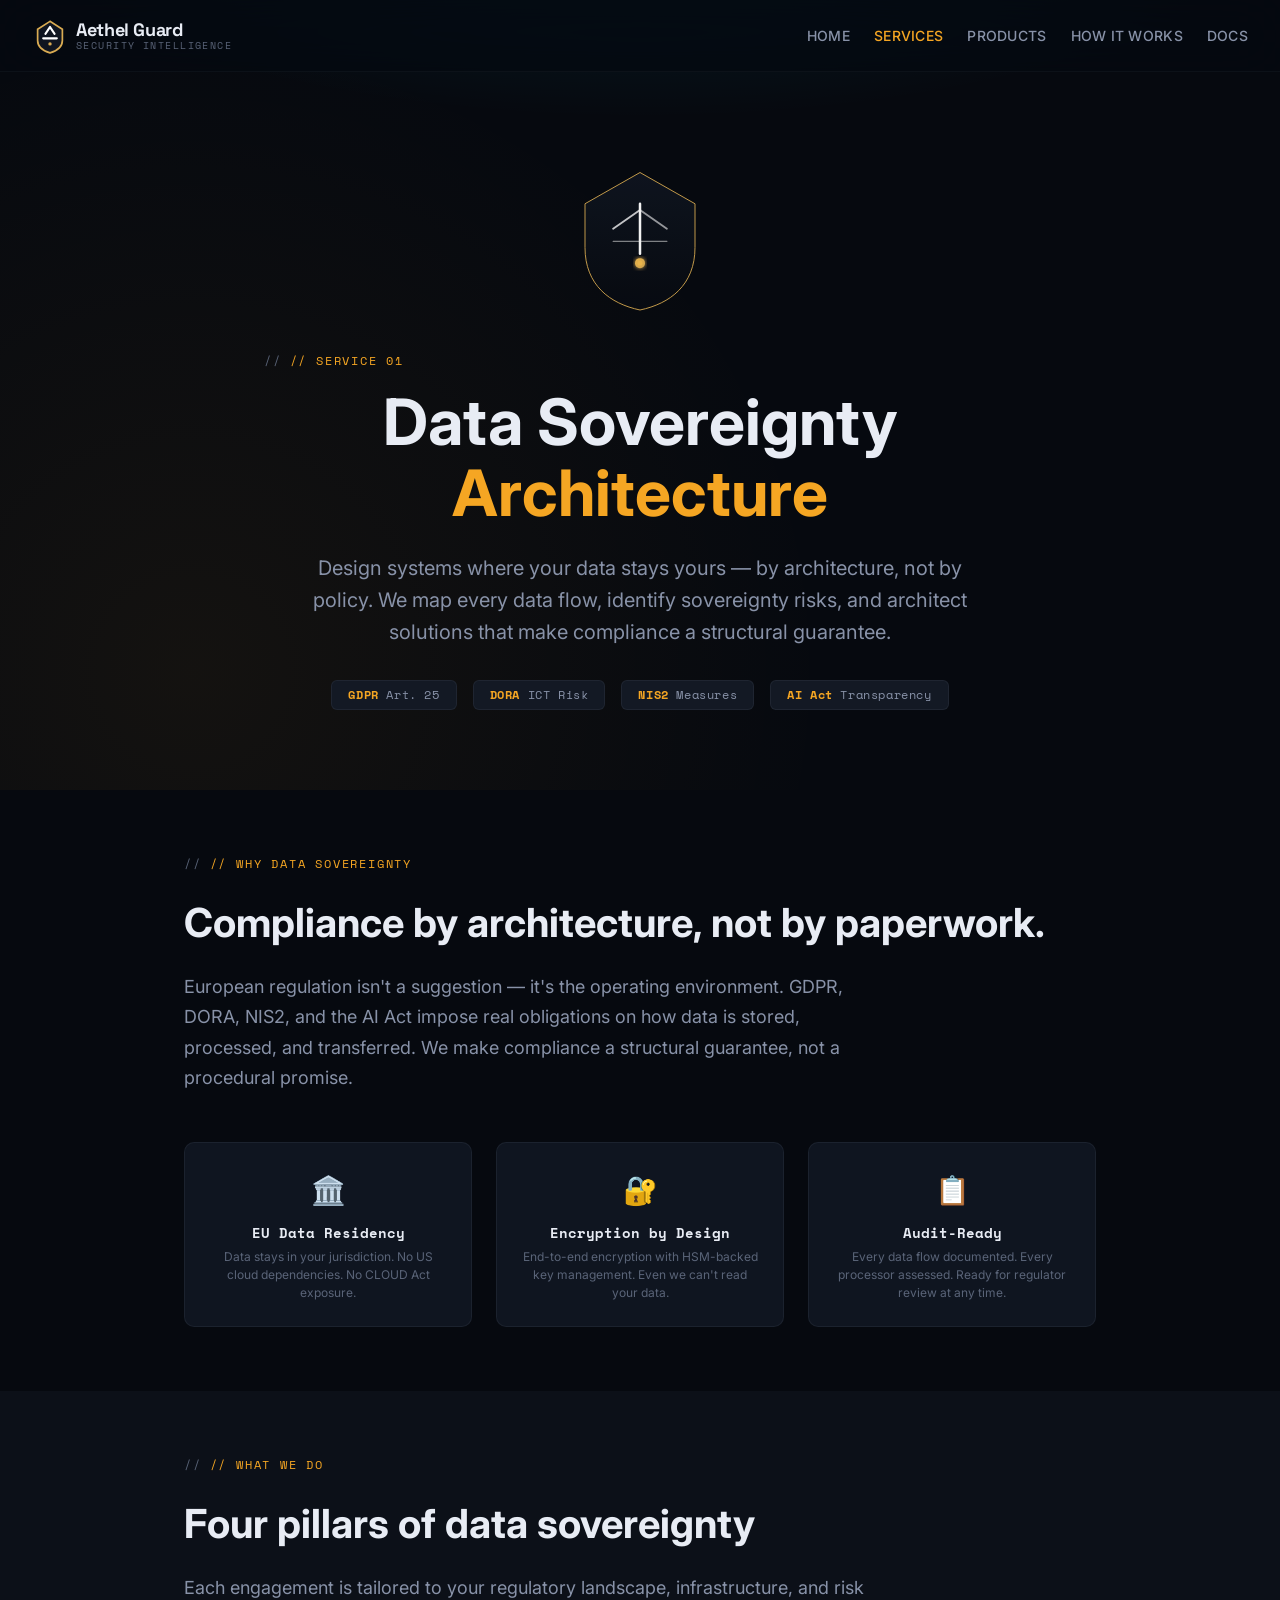
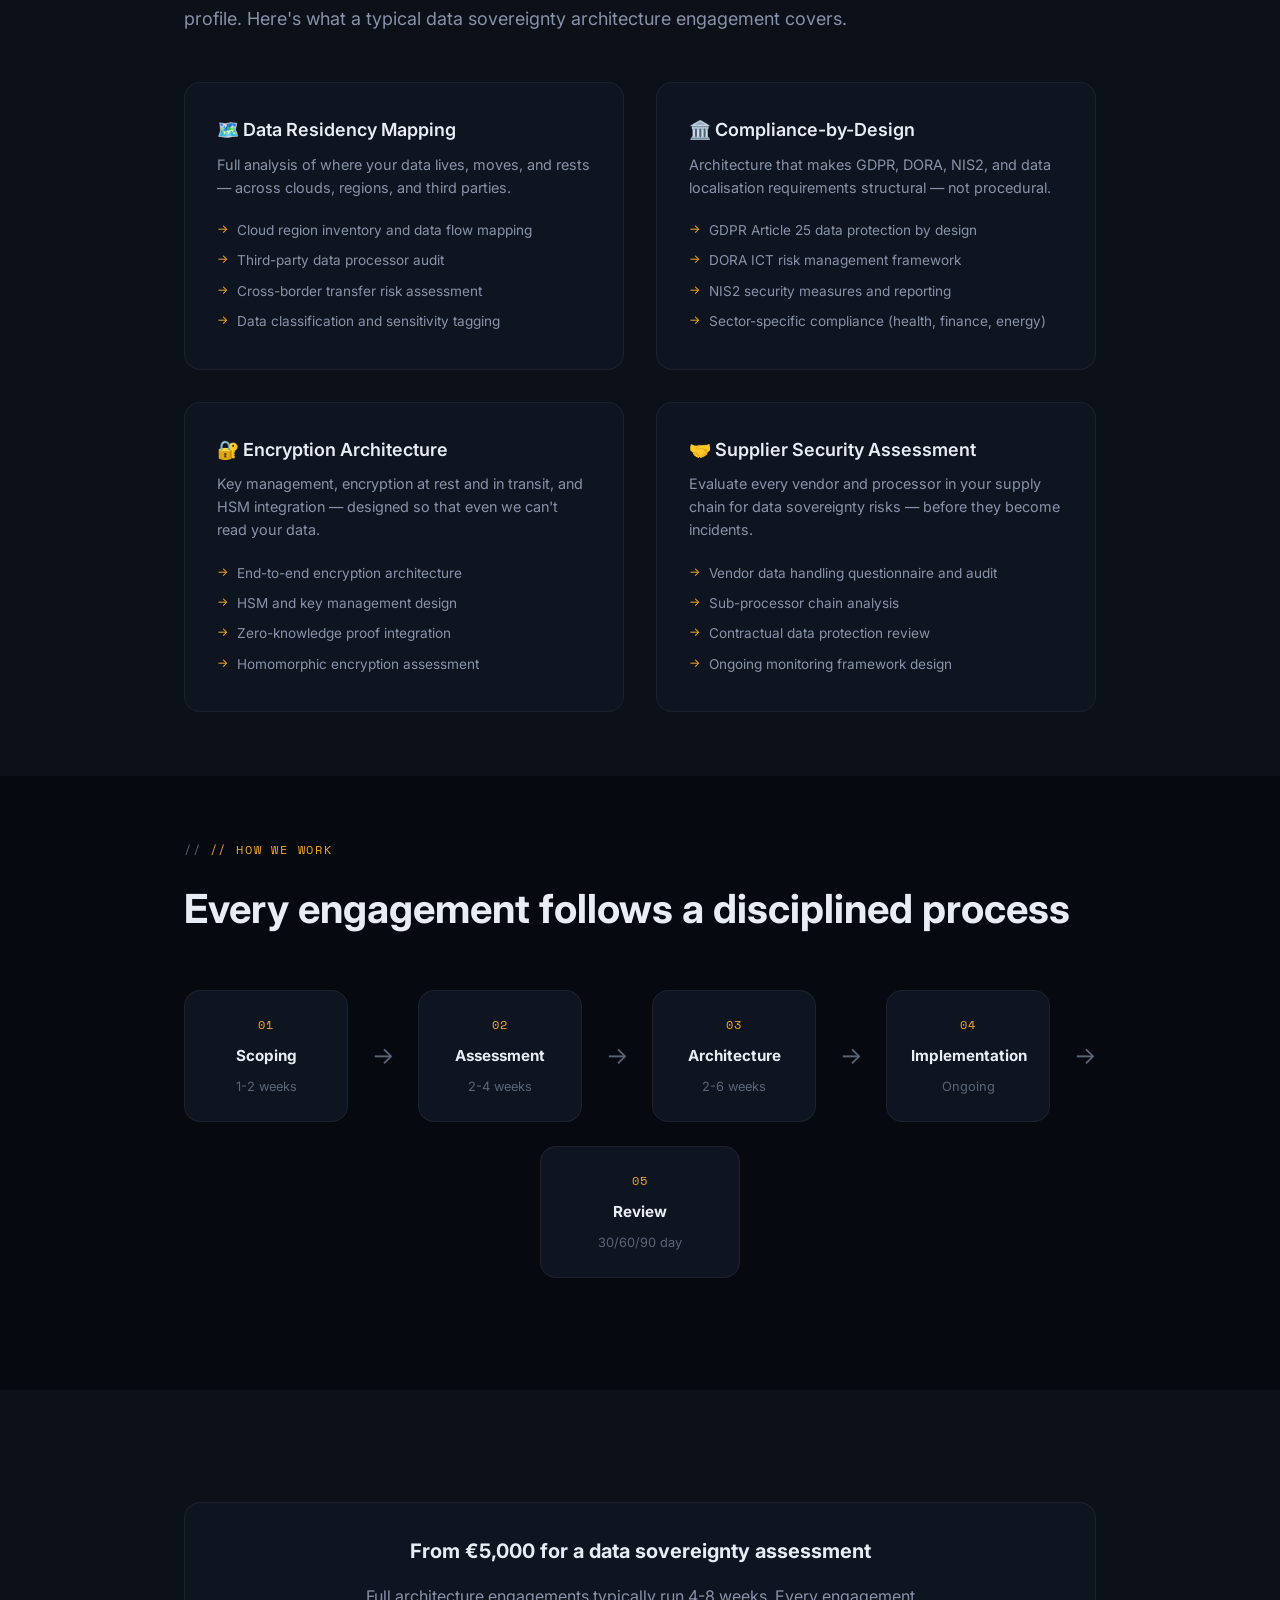
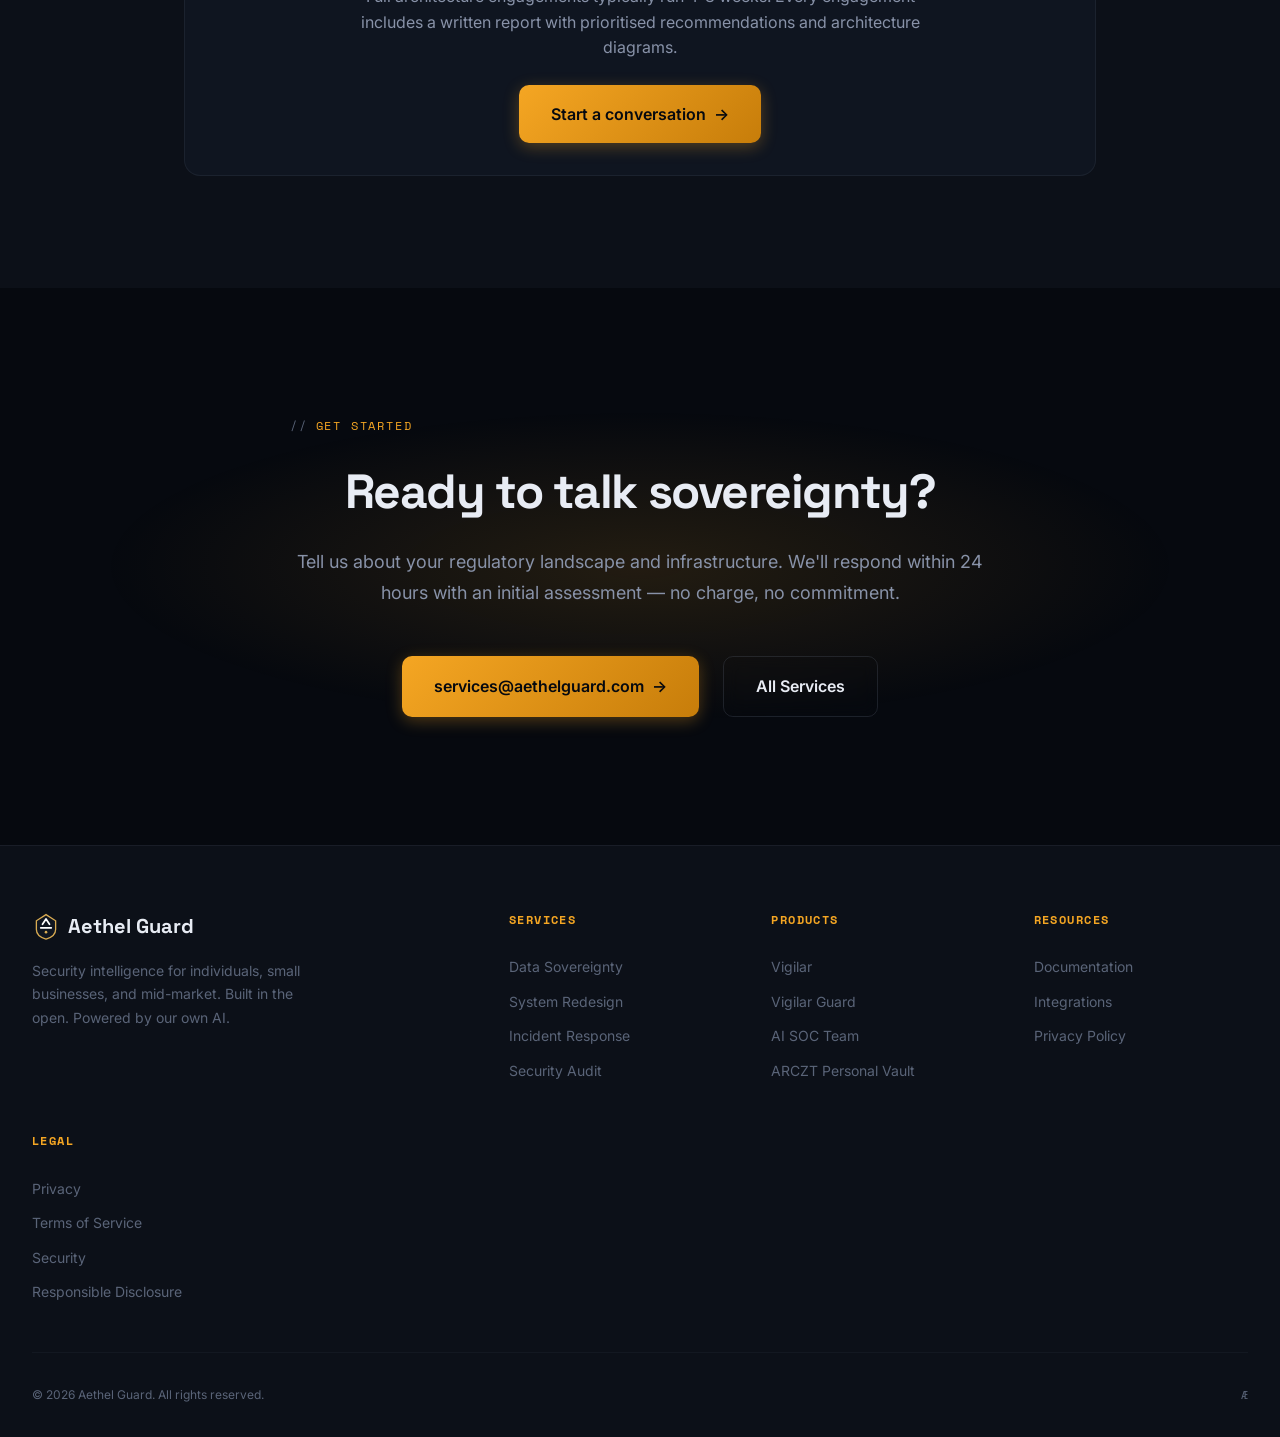
<file: pages/services/data-sovereignty.html>
<!DOCTYPE html>
<html lang="en">
<head>
  <meta charset="UTF-8">
  <meta name="viewport" content="width=device-width, initial-scale=1.0">
  <title>Data Sovereignty Architecture — Aethel Guard</title>
  <meta name="description" content="Design systems where your data stays yours — by architecture, not by policy. GDPR, DORA, NIS2 compliance-by-design. Data residency mapping, encryption architecture, and supplier security assessment.">
  <link rel="icon" href="../../assets/img/favicon.svg" type="image/svg+xml">
  <link rel="preconnect" href="https://fonts.googleapis.com">
  <link rel="preconnect" href="https://fonts.gstatic.com" crossorigin>
  <link href="https://fonts.googleapis.com/css2?family=Inter:wght@400;500;600;700&family=Space+Grotesk:wght@400;500;600;700&family=Space+Mono:wght@400;700&display=swap" rel="stylesheet">
  <link rel="stylesheet" href="../../assets/css/style.css">
  <style>
    /* ── Page-specific styles ── */
    .service-hero {
      padding: 160px 0 80px;
      text-align: center;
      position: relative;
      overflow: hidden;
    }
    .service-hero::before {
      content: '';
      position: absolute;
      inset: 0;
      background:
        radial-gradient(ellipse 80% 50% at 50% -20%, rgba(0, 212, 255, 0.15) 0%, transparent 70%),
        radial-gradient(circle at 15% 85%, rgba(245, 166, 35, 0.06) 0%, transparent 50%);
      pointer-events: none;
    }
    .service-hero .container { position: relative; z-index: 1; max-width: 800px; margin: 0 auto; padding: 0 var(--space-lg); }
    .service-hero h1 { font-size: clamp(2.5rem, 6vw, 4rem); font-weight: 700; line-height: 1.1; margin-bottom: var(--space-lg); }
    .service-hero h1 .accent { color: var(--accent); }
    .service-hero p { font-size: 1.25rem; color: var(--text-secondary); max-width: 680px; margin: 0 auto var(--space-xl); line-height: 1.6; }

    .service-section { padding: var(--space-3xl) 0; }
    .service-section:nth-child(even) { background: var(--bg-secondary); }
    .service-section-inner { max-width: 960px; margin: 0 auto; padding: 0 var(--space-lg); }

    .service-header { margin-bottom: var(--space-2xl); }
    .service-number { font-family: var(--font-mono); font-size: 0.875rem; color: var(--accent); letter-spacing: 0.1em; margin-bottom: var(--space-sm); }
    .service-header h2 { font-size: clamp(1.75rem, 4vw, 2.5rem); font-weight: 700; margin-bottom: var(--space-md); }
    .service-header p { font-size: 1.125rem; color: var(--text-secondary); line-height: 1.7; max-width: 680px; }

    .feature-grid { display: grid; grid-template-columns: 1fr 1fr; gap: var(--space-xl); }
    @media (max-width: 768px) { .feature-grid { grid-template-columns: 1fr; } }

    .feature-card {
      background: var(--bg-card);
      border: 1px solid var(--border-default);
      border-radius: var(--radius-lg);
      padding: var(--space-xl);
      transition: all var(--transition-slow);
      position: relative;
      overflow: hidden;
    }
    .feature-card::before {
      content: '';
      position: absolute;
      top: 0; left: 0; right: 0;
      height: 2px;
      background: linear-gradient(90deg, var(--cyan), transparent);
      opacity: 0;
      transition: opacity var(--transition-slow);
    }
    .feature-card:hover {
      border-color: var(--cyan-border);
      transform: translateY(-3px);
      box-shadow: var(--shadow-lg);
    }
    .feature-card:hover::before { opacity: 1; }
    .feature-card h3 { font-size: 1.125rem; font-weight: 600; margin-bottom: var(--space-sm); }
    .feature-card p { font-size: 0.9rem; color: var(--text-secondary); line-height: 1.6; margin-bottom: var(--space-md); }
    .feature-card ul { list-style: none; padding: 0; }
    .feature-card li { font-size: 0.85rem; color: var(--text-secondary); padding: var(--space-xs) 0; padding-left: 1.25rem; position: relative; }
    .feature-card li::before { content: '→'; position: absolute; left: 0; color: var(--accent); font-size: 0.75rem; }

    /* Benefits grid */
    .benefits-grid {
      display: grid;
      grid-template-columns: repeat(3, 1fr);
      gap: var(--space-lg);
    }
    @media (max-width: 768px) { .benefits-grid { grid-template-columns: 1fr; } }

    .benefit-card {
      background: var(--bg-card);
      border: 1px solid var(--border-default);
      border-radius: var(--radius-md);
      padding: var(--space-lg);
      text-align: center;
      transition: all var(--transition-default);
    }
    .benefit-card:hover {
      border-color: var(--accent-border);
      background: var(--bg-card-hover);
      transform: translateY(-2px);
    }
    .benefit-card .icon { font-size: 1.75rem; margin-bottom: var(--space-sm); }
    .benefit-card h4 { font-family: var(--font-mono); font-size: var(--text-sm); font-weight: 700; margin-bottom: var(--space-xs); color: var(--text-primary); }
    .benefit-card p { font-size: var(--text-xs); color: var(--text-muted); line-height: 1.5; }

    /* Compliance badges */
    .compliance-bar {
      display: flex;
      flex-wrap: wrap;
      gap: var(--space-md);
      justify-content: center;
      margin-top: var(--space-xl);
    }
    .compliance-pill {
      font-family: var(--font-mono);
      font-size: var(--text-xs);
      padding: var(--space-xs) var(--space-md);
      border-radius: var(--radius-sm);
      background: var(--bg-tertiary);
      border: 1px solid var(--border-default);
      color: var(--text-secondary);
      letter-spacing: 0.05em;
    }
    .compliance-pill strong { color: var(--accent); }

    /* Pricing note */
    .pricing-note {
      background: var(--bg-card);
      border: 1px solid var(--border-default);
      border-radius: var(--radius-lg);
      padding: var(--space-xl) var(--space-2xl);
      margin: var(--space-2xl) 0;
      text-align: center;
    }
    .pricing-note h3 { font-size: 1.25rem; margin-bottom: var(--space-md); }
    .pricing-note p { color: var(--text-secondary); max-width: 600px; margin: 0 auto; line-height: 1.6; }
    .pricing-note .btn { margin-top: var(--space-lg); }

    /* CTA section */
    .cta-section {
      text-align: center;
      padding: var(--space-5xl) var(--space-xl);
      position: relative;
      overflow: hidden;
    }
    .cta-section::before {
      content: '';
      position: absolute;
      inset: 0;
      background: radial-gradient(ellipse 60% 40% at 50% 50%, var(--accent-glow) 0%, transparent 70%);
      pointer-events: none;
    }
    .cta-section .section-inner { position: relative; z-index: 1; max-width: 700px; margin: 0 auto; }
    .cta-section h2 { font-family: var(--font-display); font-size: clamp(var(--text-3xl), 4vw, var(--text-5xl)); font-weight: 700; margin-bottom: var(--space-md); }
    .cta-section p { font-size: var(--text-lg); color: var(--text-secondary); margin-bottom: var(--space-2xl); }

    /* Engagement flow */
    .engagement-flow { display: flex; align-items: center; gap: var(--space-lg); flex-wrap: wrap; justify-content: center; margin: var(--space-2xl) 0; }
    .engagement-step {
      background: var(--bg-card); border: 1px solid var(--border-default); border-radius: var(--radius-lg);
      padding: var(--space-lg); text-align: center; min-width: 140px; flex: 1; max-width: 200px;
    }
    .engagement-step .step-num { font-family: var(--font-mono); font-size: 0.75rem; color: var(--accent); letter-spacing: 0.1em; }
    .engagement-step h4 { font-size: 0.95rem; margin: var(--space-sm) 0; }
    .engagement-step p { font-size: 0.8rem; color: var(--text-muted); }
    .engagement-arrow { color: var(--text-muted); font-size: 1.5rem; }
  </style>
</head>
<body>

<!-- ═══ NAVIGATION ═══ -->
<nav class="nav">
  <div class="nav-inner">
    <a href="../../index.html" class="nav-brand">
      <svg class="logo-mark" width="32" height="32" viewBox="0 0 32 32" fill="none" xmlns="http://www.w3.org/2000/svg">
        <path d="M16 3 L5 10 L5 20 C5 26 9 29 16 31 C23 29 27 26 27 20 L27 10 Z" fill="#0F1520" stroke="#D9AB52" stroke-width="1.5"/>
        <path d="M12 14 L16 8 L20 14 M10 18 L22 18" stroke="#FFFFFF" stroke-width="2" stroke-linecap="round" stroke-linejoin="round"/>
        <circle cx="16" cy="23" r="1.5" fill="#D9AB52"/>
      </svg>
      <div class="nav-brand-text">
        <span class="nav-brand-name">Aethel Guard</span>
        <span class="nav-brand-tagline">Security Intelligence</span>
      </div>
    </a>
    <ul class="nav-links">
      <li><a href="../../index.html">Home</a></li>
      <li><a href="index.html" style="color: var(--accent);">Services</a></li>
      <li><a href="../../index.html#products">Products</a></li>
      <li><a href="../../index.html#journey">How It Works</a></li>
      <li><a href="../docs/index.html">Docs</a></li>
    </ul>
    <button class="nav-mobile-toggle" aria-label="Menu">
      <span></span><span></span><span></span>
    </button>
  </div>
</nav>

<!-- ═══ HERO ═══ -->
<section class="service-hero">
  <div class="container">
    <img src="../../assets/img/logo.svg" alt="Aethel Guard" style="width: 160px; margin-bottom: var(--space-lg); opacity: 0.95;">
    <div class="section-label reveal">// Service 01</div>
    <h1 class="reveal">Data Sovereignty <span class="accent">Architecture</span></h1>
    <p class="reveal">Design systems where your data stays yours — by architecture, not by policy. We map every data flow, identify sovereignty risks, and architect solutions that make compliance a structural guarantee.</p>
    <div class="compliance-bar reveal">
      <span class="compliance-pill"><strong>GDPR</strong> Art. 25</span>
      <span class="compliance-pill"><strong>DORA</strong> ICT Risk</span>
      <span class="compliance-pill"><strong>NIS2</strong> Measures</span>
      <span class="compliance-pill"><strong>AI Act</strong> Transparency</span>
    </div>
  </div>
</section>

<!-- ═══ OVERVIEW ═══ -->
<section class="service-section">
  <div class="service-section-inner">
    <div class="service-header reveal">
      <div class="section-label">// Why data sovereignty</div>
      <h2>Compliance by <span class="accent">architecture</span>, not by paperwork.</h2>
      <p>European regulation isn't a suggestion — it's the operating environment. GDPR, DORA, NIS2, and the AI Act impose real obligations on how data is stored, processed, and transferred. We make compliance a structural guarantee, not a procedural promise.</p>
    </div>

    <div class="benefits-grid reveal">
      <div class="benefit-card">
        <div class="icon">🏛️</div>
        <h4>EU Data Residency</h4>
        <p>Data stays in your jurisdiction. No US cloud dependencies. No CLOUD Act exposure.</p>
      </div>
      <div class="benefit-card">
        <div class="icon">🔐</div>
        <h4>Encryption by Design</h4>
        <p>End-to-end encryption with HSM-backed key management. Even we can't read your data.</p>
      </div>
      <div class="benefit-card">
        <div class="icon">📋</div>
        <h4>Audit-Ready</h4>
        <p>Every data flow documented. Every processor assessed. Ready for regulator review at any time.</p>
      </div>
    </div>
  </div>
</section>

<!-- ═══ FEATURE SECTIONS ═══ -->
<section class="service-section" style="background: var(--bg-secondary);">
  <div class="service-section-inner">
    <div class="service-header reveal">
      <div class="section-label">// What we do</div>
      <h2>Four pillars of <span class="accent">data sovereignty</span></h2>
      <p>Each engagement is tailored to your regulatory landscape, infrastructure, and risk profile. Here's what a typical data sovereignty architecture engagement covers.</p>
    </div>

    <div class="feature-grid reveal">
      <div class="feature-card">
        <h3>🗺️ Data Residency Mapping</h3>
        <p>Full analysis of where your data lives, moves, and rests — across clouds, regions, and third parties.</p>
        <ul>
          <li>Cloud region inventory and data flow mapping</li>
          <li>Third-party data processor audit</li>
          <li>Cross-border transfer risk assessment</li>
          <li>Data classification and sensitivity tagging</li>
        </ul>
      </div>

      <div class="feature-card">
        <h3>🏛️ Compliance-by-Design</h3>
        <p>Architecture that makes GDPR, DORA, NIS2, and data localisation requirements structural — not procedural.</p>
        <ul>
          <li>GDPR Article 25 data protection by design</li>
          <li>DORA ICT risk management framework</li>
          <li>NIS2 security measures and reporting</li>
          <li>Sector-specific compliance (health, finance, energy)</li>
        </ul>
      </div>

      <div class="feature-card">
        <h3>🔐 Encryption Architecture</h3>
        <p>Key management, encryption at rest and in transit, and HSM integration — designed so that even we can't read your data.</p>
        <ul>
          <li>End-to-end encryption architecture</li>
          <li>HSM and key management design</li>
          <li>Zero-knowledge proof integration</li>
          <li>Homomorphic encryption assessment</li>
        </ul>
      </div>

      <div class="feature-card">
        <h3>🤝 Supplier Security Assessment</h3>
        <p>Evaluate every vendor and processor in your supply chain for data sovereignty risks — before they become incidents.</p>
        <ul>
          <li>Vendor data handling questionnaire and audit</li>
          <li>Sub-processor chain analysis</li>
          <li>Contractual data protection review</li>
          <li>Ongoing monitoring framework design</li>
        </ul>
      </div>
    </div>
  </div>
</section>

<!-- ═══ ENGAGEMENT FLOW ═══ -->
<section class="service-section">
  <div class="service-section-inner">
    <div class="service-header reveal">
      <div class="section-label">// How we work</div>
      <h2>Every engagement follows a <span class="accent">disciplined process</span></h2>
    </div>
    <div class="engagement-flow reveal">
      <div class="engagement-step"><div class="step-num">01</div><h4>Scoping</h4><p>1-2 weeks</p></div>
      <div class="engagement-arrow">→</div>
      <div class="engagement-step"><div class="step-num">02</div><h4>Assessment</h4><p>2-4 weeks</p></div>
      <div class="engagement-arrow">→</div>
      <div class="engagement-step"><div class="step-num">03</div><h4>Architecture</h4><p>2-6 weeks</p></div>
      <div class="engagement-arrow">→</div>
      <div class="engagement-step"><div class="step-num">04</div><h4>Implementation</h4><p>Ongoing</p></div>
      <div class="engagement-arrow">→</div>
      <div class="engagement-step"><div class="step-num">05</div><h4>Review</h4><p>30/60/90 day</p></div>
    </div>
  </div>
</section>

<!-- ═══ PRICING ═══ -->
<section class="service-section" style="background: var(--bg-secondary);">
  <div class="service-section-inner">
    <div class="pricing-note reveal">
      <h3>From €5,000 for a data sovereignty assessment</h3>
      <p>Full architecture engagements typically run 4-8 weeks. Every engagement includes a written report with prioritised recommendations and architecture diagrams.</p>
      <a href="mailto:services@aethelguard.com" class="btn btn-primary"><span>Start a conversation</span> <span class="arrow">→</span></a>
    </div>
  </div>
</section>

<!-- ═══ CTA ═══ -->
<section class="cta-section">
  <div class="section-inner">
    <div class="section-label">Get started</div>
    <h2>Ready to talk <span class="accent">sovereignty</span>?</h2>
    <p>Tell us about your regulatory landscape and infrastructure. We'll respond within 24 hours with an initial assessment — no charge, no commitment.</p>
    <div style="display: flex; gap: var(--space-lg); justify-content: center; flex-wrap: wrap;">
      <a href="mailto:services@aethelguard.com" class="btn btn-primary"><span>services@aethelguard.com</span> <span class="arrow">→</span></a>
      <a href="index.html" class="btn btn-secondary">All Services</a>
    </div>
  </div>
</section>

<!-- ═══ FOOTER ═══ -->
<footer class="footer">
  <div class="footer-inner">
    <div class="footer-brand">
      <div class="logo">
        <svg class="logo-mark" width="28" height="28" viewBox="0 0 32 32" fill="none" xmlns="http://www.w3.org/2000/svg">
          <path d="M16 3 L5 10 L5 20 C5 26 9 29 16 31 C23 29 27 26 27 20 L27 10 Z" fill="#0F1520" stroke="#D9AB52" stroke-width="1.5"/>
          <path d="M12 14 L16 8 L20 14 M10 18 L22 18" stroke="#FFFFFF" stroke-width="2" stroke-linecap="round" stroke-linejoin="round"/>
          <circle cx="16" cy="23" r="1.5" fill="#D9AB52"/>
        </svg>
        Aethel Guard
      </div>
      <p>Security intelligence for individuals, small businesses, and mid-market. Built in the open. Powered by our own AI.</p>
    </div>
    <div class="footer-col">
      <h4>Services</h4>
      <ul>
        <li><a href="data-sovereignty.html">Data Sovereignty</a></li>
        <li><a href="system-redesign.html">System Redesign</a></li>
        <li><a href="incident-response.html">Incident Response</a></li>
        <li><a href="security-audit.html">Security Audit</a></li>
      </ul>
    </div>
    <div class="footer-col">
      <h4>Products</h4>
      <ul>
        <li><a href="../vigilar/index.html">Vigilar</a></li>
        <li><a href="../vigilar-guard/index.html">Vigilar Guard</a></li>
        <li><a href="../ai-soc-team/index.html">AI SOC Team</a></li>
        <li><a href="../arczt/index.html">ARCZT Personal Vault</a></li>
      </ul>
    </div>
    <div class="footer-col">
      <h4>Resources</h4>
      <ul>
        <li><a href="../docs/index.html">Documentation</a></li>
        <li><a href="../integrations/index.html">Integrations</a></li>
        <li><a href="../privacy/index.html">Privacy Policy</a></li>
      </ul>
    </div>
    <div class="footer-col">
      <h4>Legal</h4>
      <ul>
        <li><a href="../privacy/index.html">Privacy</a></li>
        <li><a href="#">Terms of Service</a></li>
        <li><a href="#">Security</a></li>
        <li><a href="#">Responsible Disclosure</a></li>
      </ul>
    </div>
  </div>
  <div class="footer-bottom">
    <span>&copy; 2026 Aethel Guard. All rights reserved.</span>
    <span style="font-family: var(--font-mono); color: var(--text-muted);">Æ</span>
  </div>
</footer>

<script src="../../assets/js/main.js"></script>
</body>
</html>
</file>
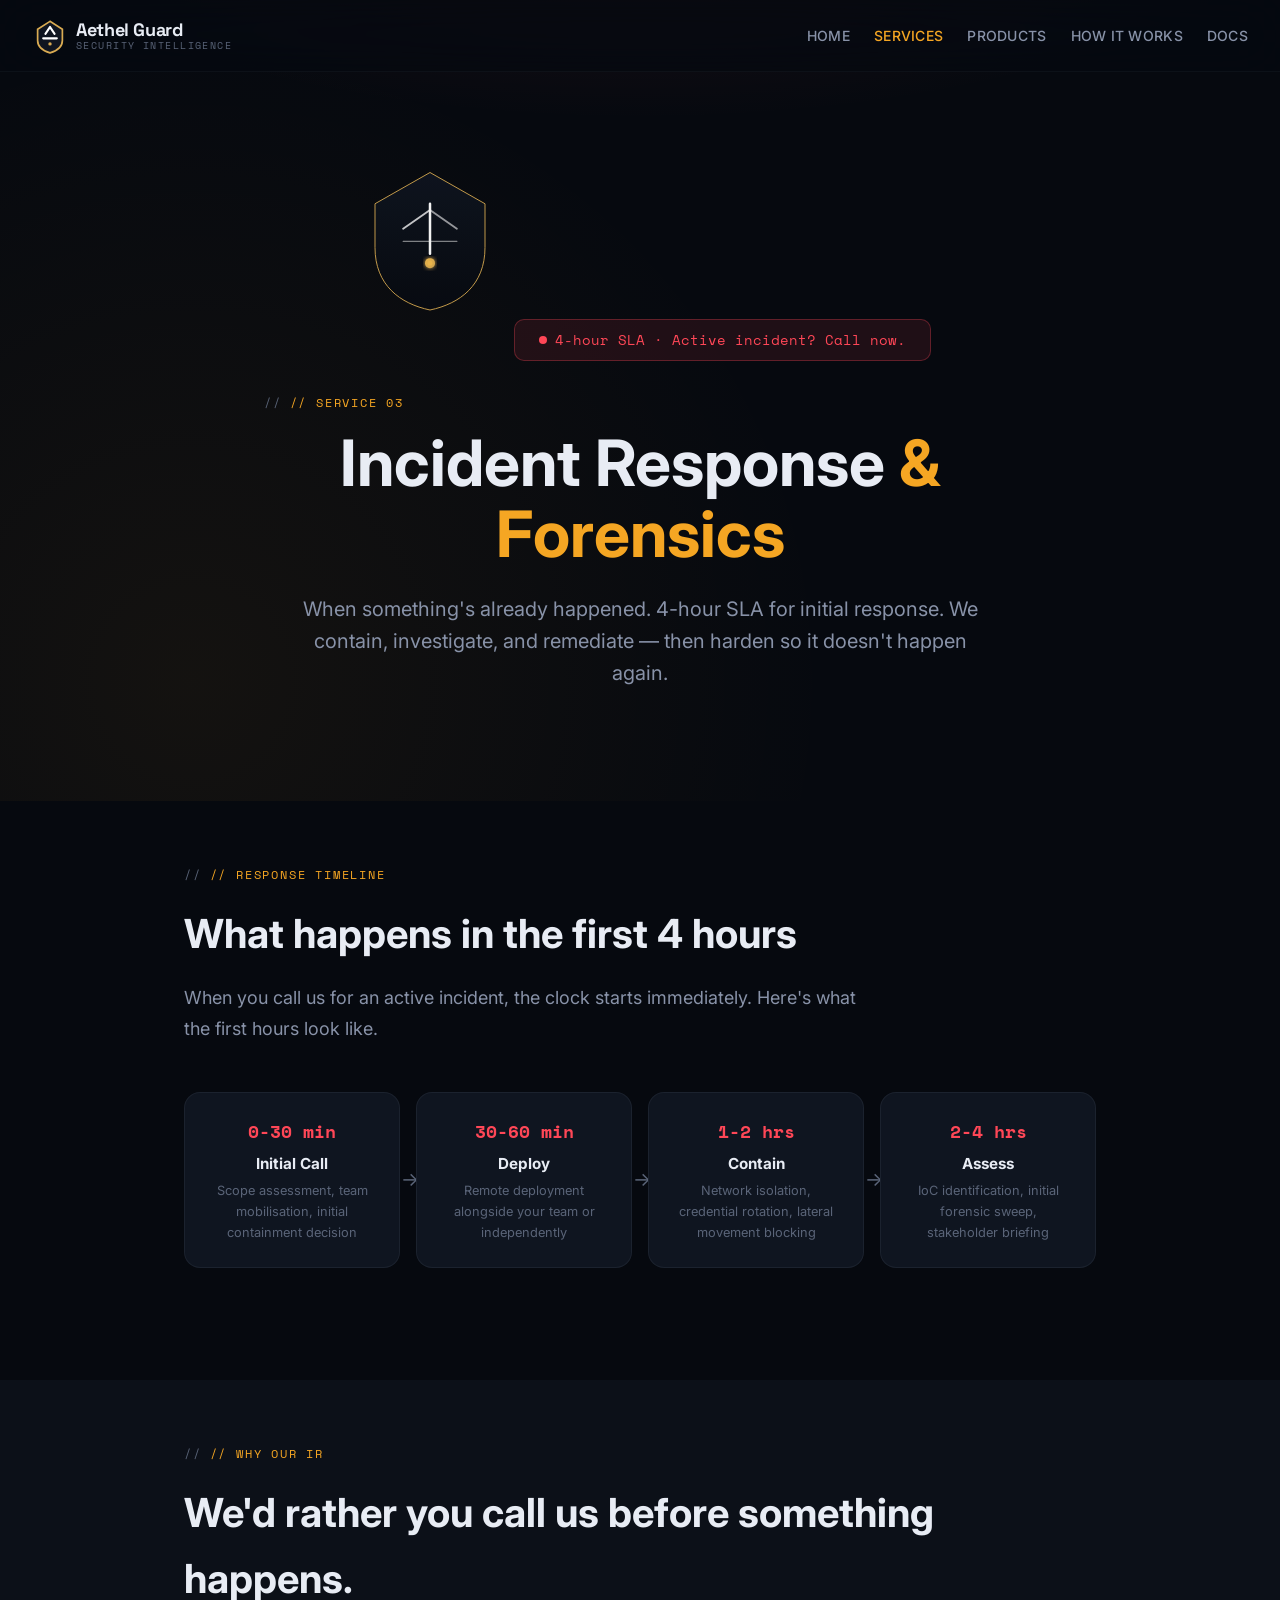
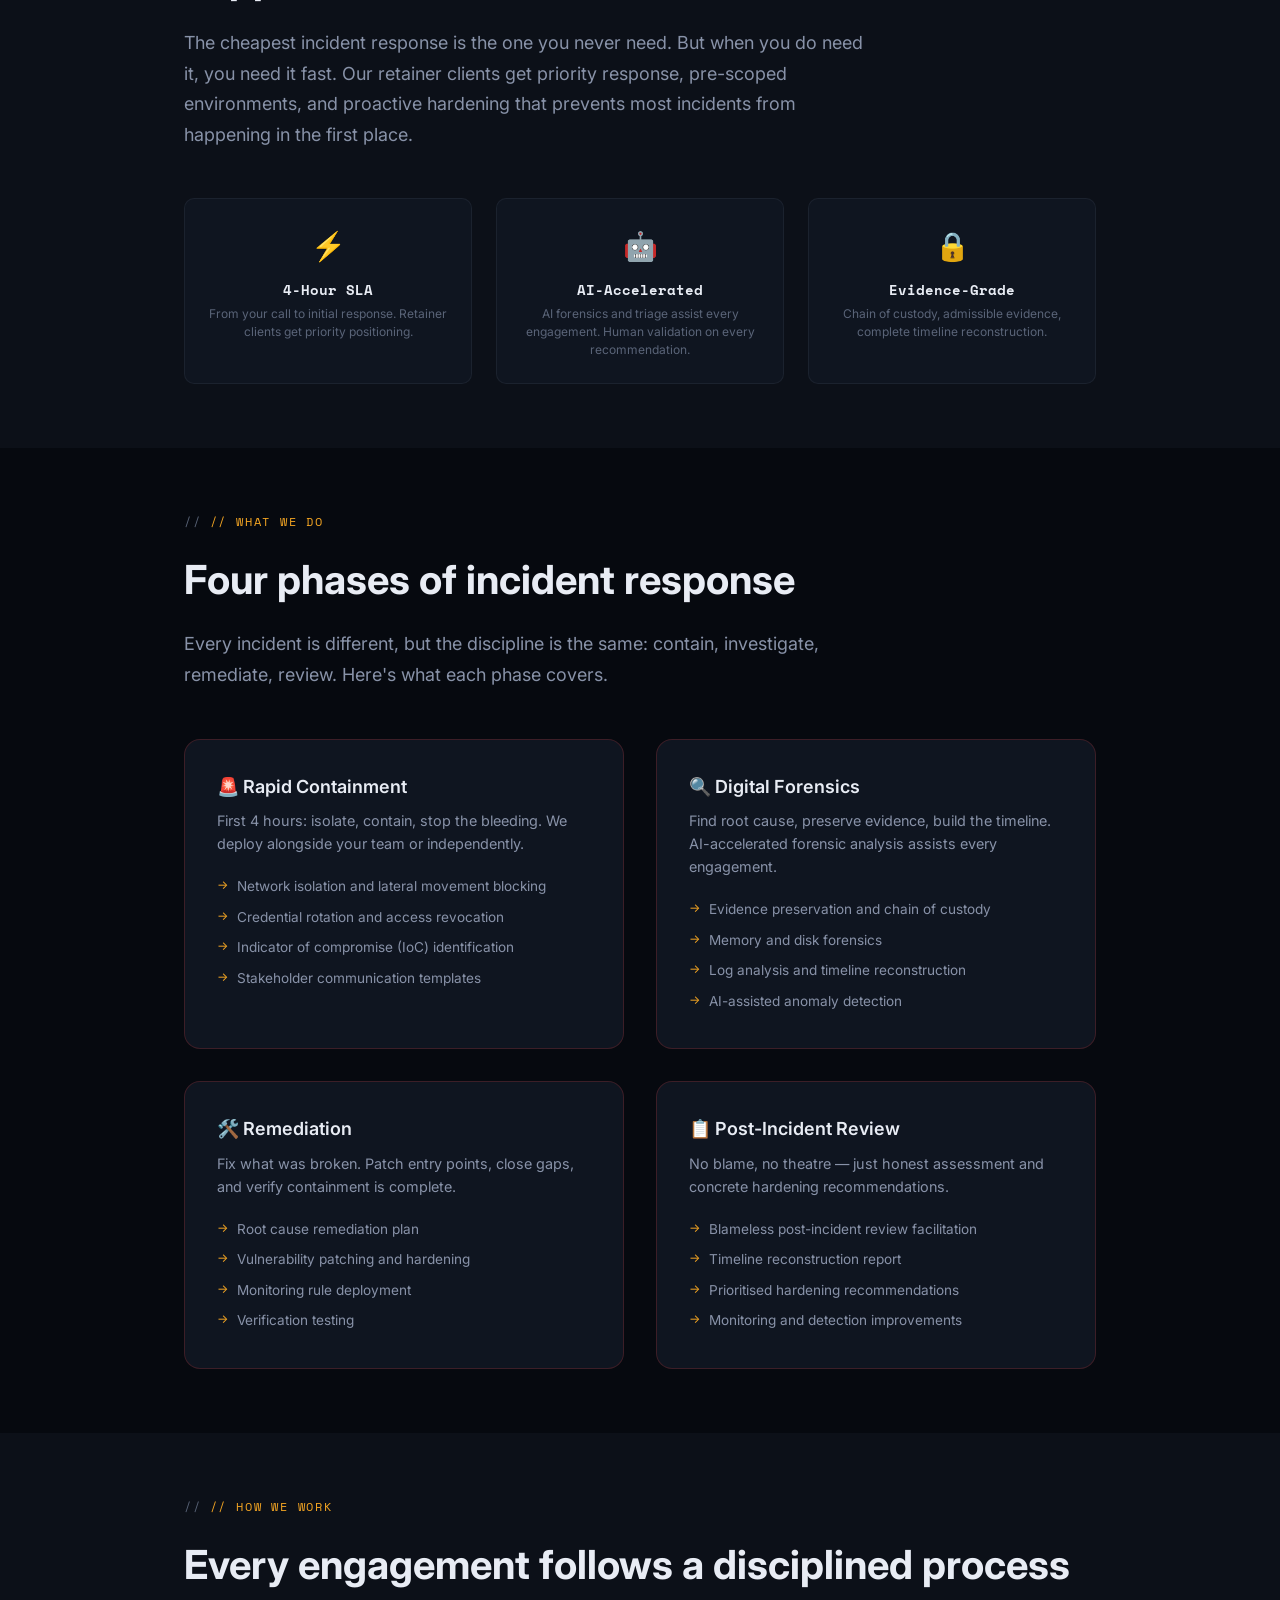
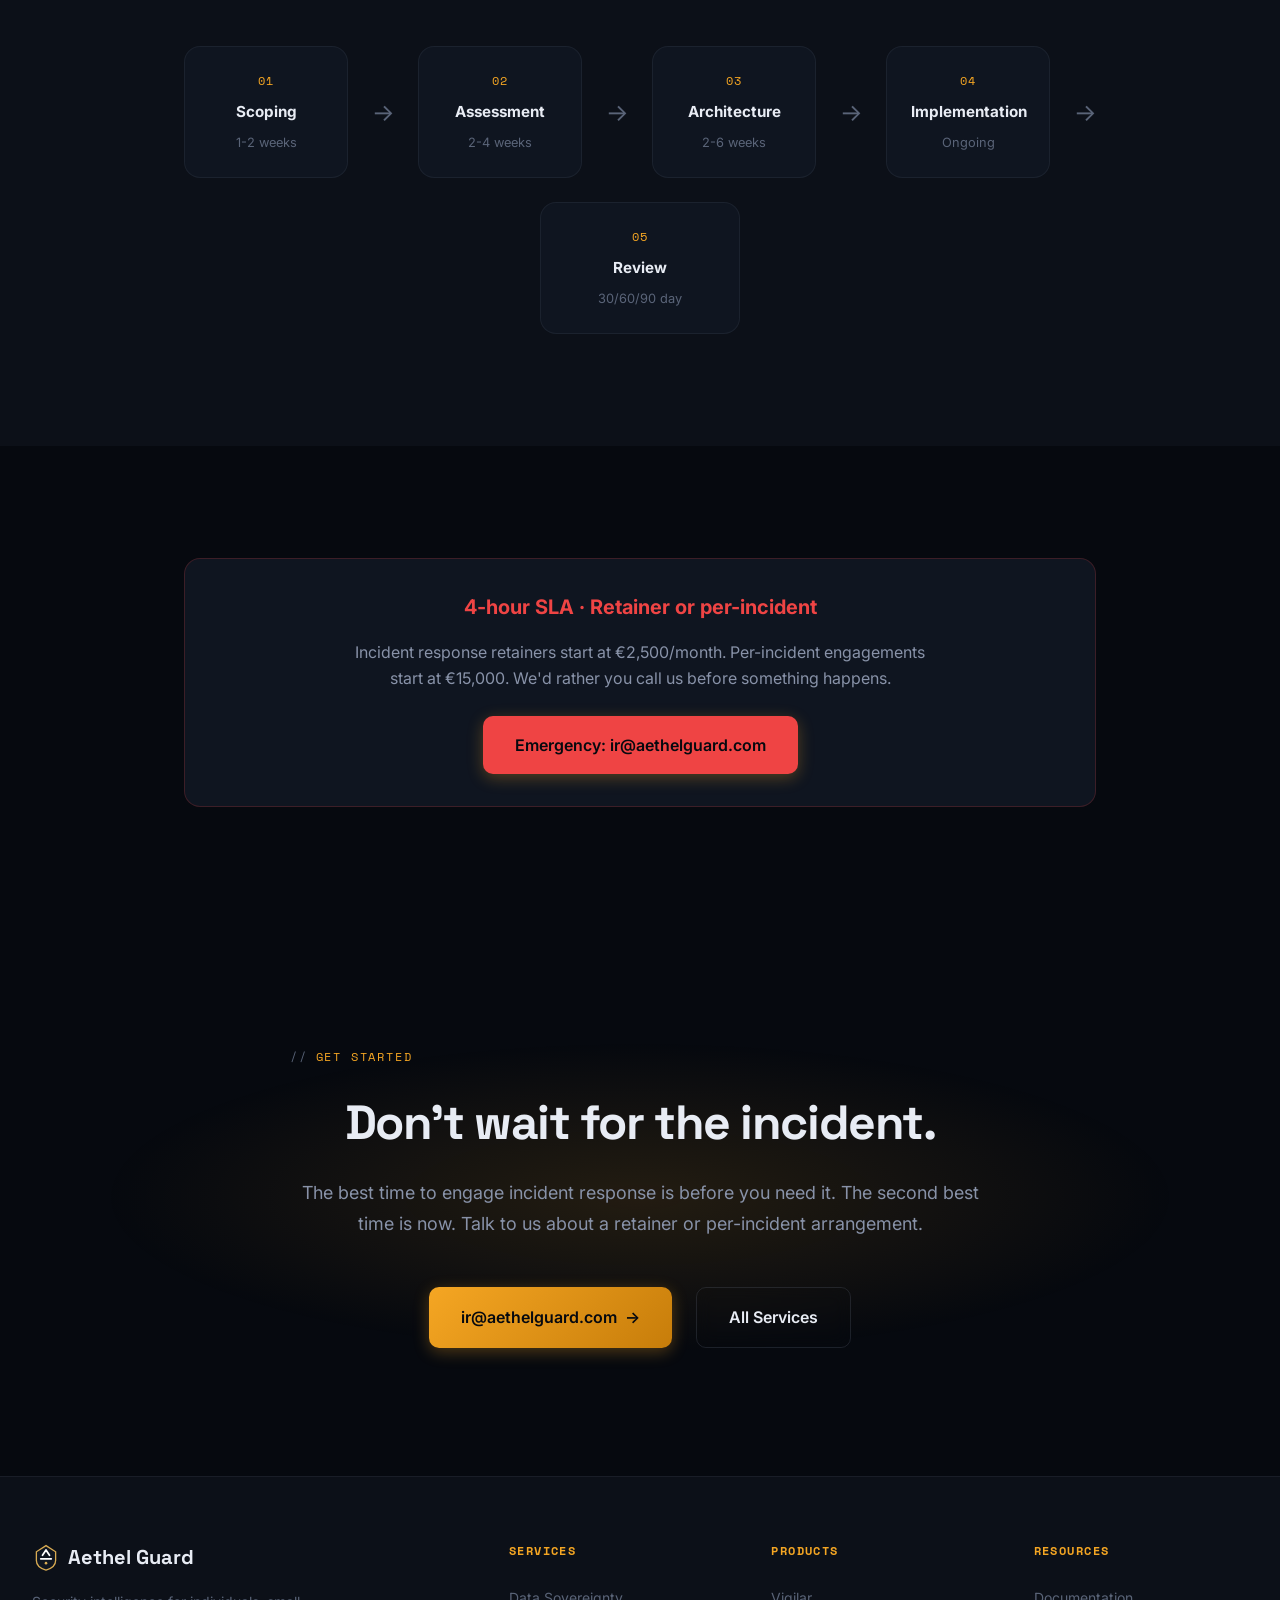
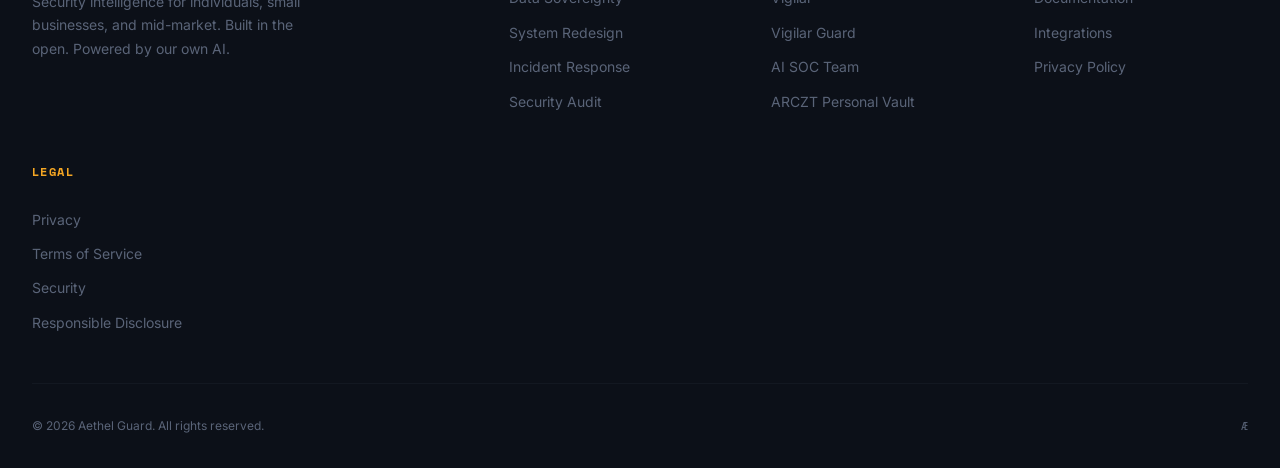
<file: pages/services/incident-response.html>
<!DOCTYPE html>
<html lang="en">
<head>
  <meta charset="UTF-8">
  <meta name="viewport" content="width=device-width, initial-scale=1.0">
  <title>Incident Response & Forensics — Aethel Guard</title>
  <meta name="description" content="4-hour SLA incident response. Rapid containment, digital forensics, remediation, and post-incident review. AI-accelerated forensic analysis. Retainer or per-incident.">
  <link rel="icon" href="../../assets/img/favicon.svg" type="image/svg+xml">
  <link rel="preconnect" href="https://fonts.googleapis.com">
  <link rel="preconnect" href="https://fonts.gstatic.com" crossorigin>
  <link href="https://fonts.googleapis.com/css2?family=Inter:wght@400;500;600;700&family=Space+Grotesk:wght@400;500;600;700&family=Space+Mono:wght@400;700&display=swap" rel="stylesheet">
  <link rel="stylesheet" href="../../assets/css/style.css">
  <style>
    /* ── Page-specific styles ── */
    .service-hero {
      padding: 160px 0 80px;
      text-align: center;
      position: relative;
      overflow: hidden;
    }
    .service-hero::before {
      content: '';
      position: absolute;
      inset: 0;
      background:
        radial-gradient(ellipse 80% 50% at 50% -20%, rgba(255, 71, 87, 0.12) 0%, transparent 70%),
        radial-gradient(circle at 15% 85%, rgba(245, 166, 35, 0.06) 0%, transparent 50%);
      pointer-events: none;
    }
    .service-hero .container { position: relative; z-index: 1; max-width: 800px; margin: 0 auto; padding: 0 var(--space-lg); }
    .service-hero h1 { font-size: clamp(2.5rem, 6vw, 4rem); font-weight: 700; line-height: 1.1; margin-bottom: var(--space-lg); }
    .service-hero h1 .accent { color: var(--accent); }
    .service-hero p { font-size: 1.25rem; color: var(--text-secondary); max-width: 680px; margin: 0 auto var(--space-xl); line-height: 1.6; }

    /* Emergency banner */
    .emergency-banner {
      display: inline-flex;
      align-items: center;
      gap: var(--space-sm);
      padding: var(--space-sm) var(--space-lg);
      background: rgba(255, 71, 87, 0.1);
      border: 1px solid rgba(255, 71, 87, 0.3);
      border-radius: var(--radius-md);
      font-family: var(--font-mono);
      font-size: var(--text-sm);
      color: #FF4757;
      margin-bottom: var(--space-xl);
    }
    .emergency-banner .pulse {
      width: 8px; height: 8px;
      border-radius: 50%;
      background: #FF4757;
      animation: pulse-red 2s infinite;
    }
    @keyframes pulse-red {
      0%, 100% { opacity: 1; box-shadow: 0 0 0 0 rgba(255, 71, 87, 0.4); }
      50% { opacity: 0.7; box-shadow: 0 0 0 8px rgba(255, 71, 87, 0); }
    }

    .service-section { padding: var(--space-3xl) 0; }
    .service-section:nth-child(even) { background: var(--bg-secondary); }
    .service-section-inner { max-width: 960px; margin: 0 auto; padding: 0 var(--space-lg); }

    .service-header { margin-bottom: var(--space-2xl); }
    .service-number { font-family: var(--font-mono); font-size: 0.875rem; color: var(--accent); letter-spacing: 0.1em; margin-bottom: var(--space-sm); }
    .service-header h2 { font-size: clamp(1.75rem, 4vw, 2.5rem); font-weight: 700; margin-bottom: var(--space-md); }
    .service-header p { font-size: 1.125rem; color: var(--text-secondary); line-height: 1.7; max-width: 680px; }

    .feature-grid { display: grid; grid-template-columns: 1fr 1fr; gap: var(--space-xl); }
    @media (max-width: 768px) { .feature-grid { grid-template-columns: 1fr; } }

    .feature-card {
      background: var(--bg-card);
      border: 1px solid var(--border-default);
      border-radius: var(--radius-lg);
      padding: var(--space-xl);
      transition: all var(--transition-slow);
      position: relative;
      overflow: hidden;
    }
    .feature-card.ir-card {
      border-color: rgba(239, 68, 68, 0.2);
    }
    .feature-card.ir-card::before {
      content: '';
      position: absolute;
      top: 0; left: 0; right: 0;
      height: 2px;
      background: linear-gradient(90deg, #FF4757, transparent);
      opacity: 0;
      transition: opacity var(--transition-slow);
    }
    .feature-card.ir-card:hover {
      border-color: rgba(239, 68, 68, 0.4);
      transform: translateY(-3px);
      box-shadow: 0 8px 32px rgba(255, 71, 87, 0.08);
    }
    .feature-card.ir-card:hover::before { opacity: 1; }
    .feature-card h3 { font-size: 1.125rem; font-weight: 600; margin-bottom: var(--space-sm); }
    .feature-card p { font-size: 0.9rem; color: var(--text-secondary); line-height: 1.6; margin-bottom: var(--space-md); }
    .feature-card ul { list-style: none; padding: 0; }
    .feature-card li { font-size: 0.85rem; color: var(--text-secondary); padding: var(--space-xs) 0; padding-left: 1.25rem; position: relative; }
    .feature-card li::before { content: '→'; position: absolute; left: 0; color: var(--accent); font-size: 0.75rem; }

    /* SLA timeline */
    .sla-timeline {
      display: flex;
      gap: var(--space-md);
      flex-wrap: wrap;
      justify-content: center;
      margin: var(--space-2xl) 0;
    }
    .sla-step {
      flex: 1;
      min-width: 180px;
      max-width: 240px;
      background: var(--bg-card);
      border: 1px solid var(--border-default);
      border-radius: var(--radius-lg);
      padding: var(--space-lg);
      text-align: center;
      position: relative;
    }
    .sla-step .sla-time {
      font-family: var(--font-mono);
      font-size: var(--text-lg);
      font-weight: 700;
      color: #FF4757;
      margin-bottom: var(--space-xs);
    }
    .sla-step h4 { font-size: 0.95rem; margin-bottom: var(--space-xs); }
    .sla-step p { font-size: 0.8rem; color: var(--text-muted); }
    .sla-step .sla-connector {
      position: absolute;
      right: -20px;
      top: 50%;
      transform: translateY(-50%);
      color: var(--text-muted);
      font-size: 1.2rem;
    }
    .sla-step:last-child .sla-connector { display: none; }

    /* Benefits grid */
    .benefits-grid {
      display: grid;
      grid-template-columns: repeat(3, 1fr);
      gap: var(--space-lg);
    }
    @media (max-width: 768px) { .benefits-grid { grid-template-columns: 1fr; } }

    .benefit-card {
      background: var(--bg-card);
      border: 1px solid var(--border-default);
      border-radius: var(--radius-md);
      padding: var(--space-lg);
      text-align: center;
      transition: all var(--transition-default);
    }
    .benefit-card:hover {
      border-color: var(--accent-border);
      background: var(--bg-card-hover);
      transform: translateY(-2px);
    }
    .benefit-card .icon { font-size: 1.75rem; margin-bottom: var(--space-sm); }
    .benefit-card h4 { font-family: var(--font-mono); font-size: var(--text-sm); font-weight: 700; margin-bottom: var(--space-xs); color: var(--text-primary); }
    .benefit-card p { font-size: var(--text-xs); color: var(--text-muted); line-height: 1.5; }

    /* Pricing note — IR styled with red accent */
    .pricing-note {
      background: var(--bg-card);
      border: 1px solid var(--border-default);
      border-radius: var(--radius-lg);
      padding: var(--space-xl) var(--space-2xl);
      margin: var(--space-2xl) 0;
      text-align: center;
    }
    .pricing-note.ir-pricing {
      border-color: rgba(239, 68, 68, 0.2);
    }
    .pricing-note h3 { font-size: 1.25rem; margin-bottom: var(--space-md); }
    .pricing-note h3.ir-heading { color: #ef4444; }
    .pricing-note p { color: var(--text-secondary); max-width: 600px; margin: 0 auto; line-height: 1.6; }
    .pricing-note .btn { margin-top: var(--space-lg); }
    .pricing-note .btn.ir-btn {
      background: #ef4444;
      border-color: #ef4444;
    }

    /* CTA section */
    .cta-section {
      text-align: center;
      padding: var(--space-5xl) var(--space-xl);
      position: relative;
      overflow: hidden;
    }
    .cta-section::before {
      content: '';
      position: absolute;
      inset: 0;
      background: radial-gradient(ellipse 60% 40% at 50% 50%, var(--accent-glow) 0%, transparent 70%);
      pointer-events: none;
    }
    .cta-section .section-inner { position: relative; z-index: 1; max-width: 700px; margin: 0 auto; }
    .cta-section h2 { font-family: var(--font-display); font-size: clamp(var(--text-3xl), 4vw, var(--text-5xl)); font-weight: 700; margin-bottom: var(--space-md); }
    .cta-section p { font-size: var(--text-lg); color: var(--text-secondary); margin-bottom: var(--space-2xl); }

    /* Engagement flow */
    .engagement-flow { display: flex; align-items: center; gap: var(--space-lg); flex-wrap: wrap; justify-content: center; margin: var(--space-2xl) 0; }
    .engagement-step {
      background: var(--bg-card); border: 1px solid var(--border-default); border-radius: var(--radius-lg);
      padding: var(--space-lg); text-align: center; min-width: 140px; flex: 1; max-width: 200px;
    }
    .engagement-step .step-num { font-family: var(--font-mono); font-size: 0.75rem; color: var(--accent); letter-spacing: 0.1em; }
    .engagement-step h4 { font-size: 0.95rem; margin: var(--space-sm) 0; }
    .engagement-step p { font-size: 0.8rem; color: var(--text-muted); }
    .engagement-arrow { color: var(--text-muted); font-size: 1.5rem; }
  </style>
</head>
<body>

<!-- ═══ NAVIGATION ═══ -->
<nav class="nav">
  <div class="nav-inner">
    <a href="../../index.html" class="nav-brand">
      <svg class="logo-mark" width="32" height="32" viewBox="0 0 32 32" fill="none" xmlns="http://www.w3.org/2000/svg">
        <path d="M16 3 L5 10 L5 20 C5 26 9 29 16 31 C23 29 27 26 27 20 L27 10 Z" fill="#0F1520" stroke="#D9AB52" stroke-width="1.5"/>
        <path d="M12 14 L16 8 L20 14 M10 18 L22 18" stroke="#FFFFFF" stroke-width="2" stroke-linecap="round" stroke-linejoin="round"/>
        <circle cx="16" cy="23" r="1.5" fill="#D9AB52"/>
      </svg>
      <div class="nav-brand-text">
        <span class="nav-brand-name">Aethel Guard</span>
        <span class="nav-brand-tagline">Security Intelligence</span>
      </div>
    </a>
    <ul class="nav-links">
      <li><a href="../../index.html">Home</a></li>
      <li><a href="index.html" style="color: var(--accent);">Services</a></li>
      <li><a href="../../index.html#products">Products</a></li>
      <li><a href="../../index.html#journey">How It Works</a></li>
      <li><a href="../docs/index.html">Docs</a></li>
    </ul>
    <button class="nav-mobile-toggle" aria-label="Menu">
      <span></span><span></span><span></span>
    </button>
  </div>
</nav>

<!-- ═══ HERO ═══ -->
<section class="service-hero">
  <div class="container">
    <img src="../../assets/img/logo.svg" alt="Aethel Guard" style="width: 160px; margin-bottom: var(--space-lg); opacity: 0.95;">
    <div class="emergency-banner reveal">
      <span class="pulse"></span>
      4-hour SLA · Active incident? Call now.
    </div>
    <div class="section-label reveal">// Service 03</div>
    <h1 class="reveal">Incident Response <span class="accent">& Forensics</span></h1>
    <p class="reveal">When something's already happened. 4-hour SLA for initial response. We contain, investigate, and remediate — then harden so it doesn't happen again.</p>
  </div>
</section>

<!-- ═══ SLA TIMELINE ═══ -->
<section class="service-section">
  <div class="service-section-inner">
    <div class="service-header reveal">
      <div class="section-label">// Response timeline</div>
      <h2>What happens in the first <span class="accent">4 hours</span></h2>
      <p>When you call us for an active incident, the clock starts immediately. Here's what the first hours look like.</p>
    </div>

    <div class="sla-timeline reveal">
      <div class="sla-step">
        <div class="sla-time">0-30 min</div>
        <h4>Initial Call</h4>
        <p>Scope assessment, team mobilisation, initial containment decision</p>
        <div class="sla-connector">→</div>
      </div>
      <div class="sla-step">
        <div class="sla-time">30-60 min</div>
        <h4>Deploy</h4>
        <p>Remote deployment alongside your team or independently</p>
        <div class="sla-connector">→</div>
      </div>
      <div class="sla-step">
        <div class="sla-time">1-2 hrs</div>
        <h4>Contain</h4>
        <p>Network isolation, credential rotation, lateral movement blocking</p>
        <div class="sla-connector">→</div>
      </div>
      <div class="sla-step">
        <div class="sla-time">2-4 hrs</div>
        <h4>Assess</h4>
        <p>IoC identification, initial forensic sweep, stakeholder briefing</p>
      </div>
    </div>
  </div>
</section>

<!-- ═══ OVERVIEW ═══ -->
<section class="service-section" style="background: var(--bg-secondary);">
  <div class="service-section-inner">
    <div class="service-header reveal">
      <div class="section-label">// Why our IR</div>
      <h2>We'd rather you <span class="accent">call us before</span> something happens.</h2>
      <p>The cheapest incident response is the one you never need. But when you do need it, you need it fast. Our retainer clients get priority response, pre-scoped environments, and proactive hardening that prevents most incidents from happening in the first place.</p>
    </div>

    <div class="benefits-grid reveal">
      <div class="benefit-card">
        <div class="icon">⚡</div>
        <h4>4-Hour SLA</h4>
        <p>From your call to initial response. Retainer clients get priority positioning.</p>
      </div>
      <div class="benefit-card">
        <div class="icon">🤖</div>
        <h4>AI-Accelerated</h4>
        <p>AI forensics and triage assist every engagement. Human validation on every recommendation.</p>
      </div>
      <div class="benefit-card">
        <div class="icon">🔒</div>
        <h4>Evidence-Grade</h4>
        <p>Chain of custody, admissible evidence, complete timeline reconstruction.</p>
      </div>
    </div>
  </div>
</section>

<!-- ═══ FEATURE SECTIONS ═══ -->
<section class="service-section">
  <div class="service-section-inner">
    <div class="service-header reveal">
      <div class="section-label">// What we do</div>
      <h2>Four phases of <span class="accent">incident response</span></h2>
      <p>Every incident is different, but the discipline is the same: contain, investigate, remediate, review. Here's what each phase covers.</p>
    </div>

    <div class="feature-grid reveal">
      <div class="feature-card ir-card">
        <h3>🚨 Rapid Containment</h3>
        <p>First 4 hours: isolate, contain, stop the bleeding. We deploy alongside your team or independently.</p>
        <ul>
          <li>Network isolation and lateral movement blocking</li>
          <li>Credential rotation and access revocation</li>
          <li>Indicator of compromise (IoC) identification</li>
          <li>Stakeholder communication templates</li>
        </ul>
      </div>

      <div class="feature-card ir-card">
        <h3>🔍 Digital Forensics</h3>
        <p>Find root cause, preserve evidence, build the timeline. AI-accelerated forensic analysis assists every engagement.</p>
        <ul>
          <li>Evidence preservation and chain of custody</li>
          <li>Memory and disk forensics</li>
          <li>Log analysis and timeline reconstruction</li>
          <li>AI-assisted anomaly detection</li>
        </ul>
      </div>

      <div class="feature-card ir-card">
        <h3>🛠️ Remediation</h3>
        <p>Fix what was broken. Patch entry points, close gaps, and verify containment is complete.</p>
        <ul>
          <li>Root cause remediation plan</li>
          <li>Vulnerability patching and hardening</li>
          <li>Monitoring rule deployment</li>
          <li>Verification testing</li>
        </ul>
      </div>

      <div class="feature-card ir-card">
        <h3>📋 Post-Incident Review</h3>
        <p>No blame, no theatre — just honest assessment and concrete hardening recommendations.</p>
        <ul>
          <li>Blameless post-incident review facilitation</li>
          <li>Timeline reconstruction report</li>
          <li>Prioritised hardening recommendations</li>
          <li>Monitoring and detection improvements</li>
        </ul>
      </div>
    </div>
  </div>
</section>

<!-- ═══ ENGAGEMENT FLOW ═══ -->
<section class="service-section" style="background: var(--bg-secondary);">
  <div class="service-section-inner">
    <div class="service-header reveal">
      <div class="section-label">// How we work</div>
      <h2>Every engagement follows a <span class="accent">disciplined process</span></h2>
    </div>
    <div class="engagement-flow reveal">
      <div class="engagement-step"><div class="step-num">01</div><h4>Scoping</h4><p>1-2 weeks</p></div>
      <div class="engagement-arrow">→</div>
      <div class="engagement-step"><div class="step-num">02</div><h4>Assessment</h4><p>2-4 weeks</p></div>
      <div class="engagement-arrow">→</div>
      <div class="engagement-step"><div class="step-num">03</div><h4>Architecture</h4><p>2-6 weeks</p></div>
      <div class="engagement-arrow">→</div>
      <div class="engagement-step"><div class="step-num">04</div><h4>Implementation</h4><p>Ongoing</p></div>
      <div class="engagement-arrow">→</div>
      <div class="engagement-step"><div class="step-num">05</div><h4>Review</h4><p>30/60/90 day</p></div>
    </div>
  </div>
</section>

<!-- ═══ PRICING ═══ -->
<section class="service-section">
  <div class="service-section-inner">
    <div class="pricing-note ir-pricing reveal">
      <h3 class="ir-heading">4-hour SLA · Retainer or per-incident</h3>
      <p>Incident response retainers start at €2,500/month. Per-incident engagements start at €15,000. We'd rather you call us before something happens.</p>
      <a href="mailto:ir@aethelguard.com" class="btn btn-primary ir-btn"><span>Emergency: ir@aethelguard.com</span></a>
    </div>
  </div>
</section>

<!-- ═══ CTA ═══ -->
<section class="cta-section">
  <div class="section-inner">
    <div class="section-label">Get started</div>
    <h2>Don't wait for the <span class="accent">incident</span>.</h2>
    <p>The best time to engage incident response is before you need it. The second best time is now. Talk to us about a retainer or per-incident arrangement.</p>
    <div style="display: flex; gap: var(--space-lg); justify-content: center; flex-wrap: wrap;">
      <a href="mailto:ir@aethelguard.com" class="btn btn-primary"><span>ir@aethelguard.com</span> <span class="arrow">→</span></a>
      <a href="index.html" class="btn btn-secondary">All Services</a>
    </div>
  </div>
</section>

<!-- ═══ FOOTER ═══ -->
<footer class="footer">
  <div class="footer-inner">
    <div class="footer-brand">
      <div class="logo">
        <svg class="logo-mark" width="28" height="28" viewBox="0 0 32 32" fill="none" xmlns="http://www.w3.org/2000/svg">
          <path d="M16 3 L5 10 L5 20 C5 26 9 29 16 31 C23 29 27 26 27 20 L27 10 Z" fill="#0F1520" stroke="#D9AB52" stroke-width="1.5"/>
          <path d="M12 14 L16 8 L20 14 M10 18 L22 18" stroke="#FFFFFF" stroke-width="2" stroke-linecap="round" stroke-linejoin="round"/>
          <circle cx="16" cy="23" r="1.5" fill="#D9AB52"/>
        </svg>
        Aethel Guard
      </div>
      <p>Security intelligence for individuals, small businesses, and mid-market. Built in the open. Powered by our own AI.</p>
    </div>
    <div class="footer-col">
      <h4>Services</h4>
      <ul>
        <li><a href="data-sovereignty.html">Data Sovereignty</a></li>
        <li><a href="system-redesign.html">System Redesign</a></li>
        <li><a href="incident-response.html">Incident Response</a></li>
        <li><a href="security-audit.html">Security Audit</a></li>
      </ul>
    </div>
    <div class="footer-col">
      <h4>Products</h4>
      <ul>
        <li><a href="../vigilar/index.html">Vigilar</a></li>
        <li><a href="../vigilar-guard/index.html">Vigilar Guard</a></li>
        <li><a href="../ai-soc-team/index.html">AI SOC Team</a></li>
        <li><a href="../arczt/index.html">ARCZT Personal Vault</a></li>
      </ul>
    </div>
    <div class="footer-col">
      <h4>Resources</h4>
      <ul>
        <li><a href="../docs/index.html">Documentation</a></li>
        <li><a href="../integrations/index.html">Integrations</a></li>
        <li><a href="../privacy/index.html">Privacy Policy</a></li>
      </ul>
    </div>
    <div class="footer-col">
      <h4>Legal</h4>
      <ul>
        <li><a href="../privacy/index.html">Privacy</a></li>
        <li><a href="#">Terms of Service</a></li>
        <li><a href="#">Security</a></li>
        <li><a href="#">Responsible Disclosure</a></li>
      </ul>
    </div>
  </div>
  <div class="footer-bottom">
    <span>&copy; 2026 Aethel Guard. All rights reserved.</span>
    <span style="font-family: var(--font-mono); color: var(--text-muted);">Æ</span>
  </div>
</footer>

<script src="../../assets/js/main.js"></script>
</body>
</html>
</file>
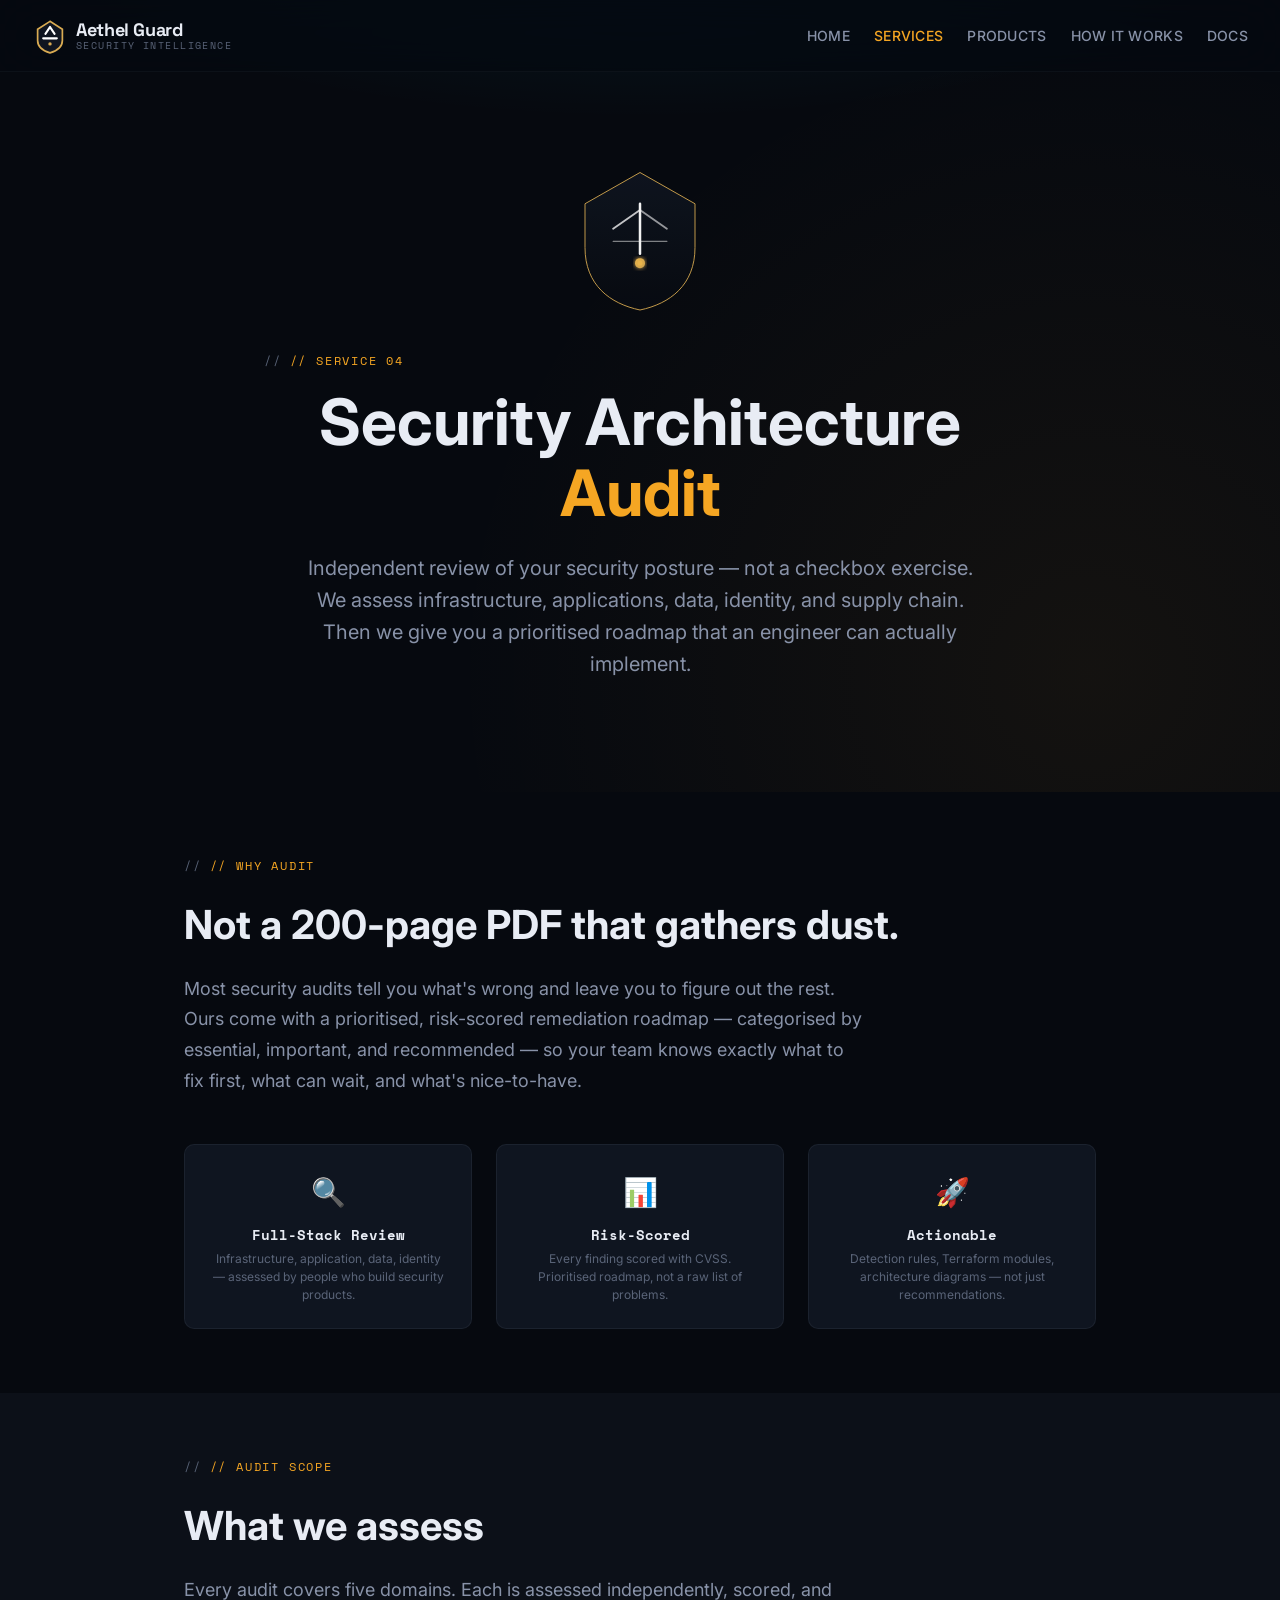
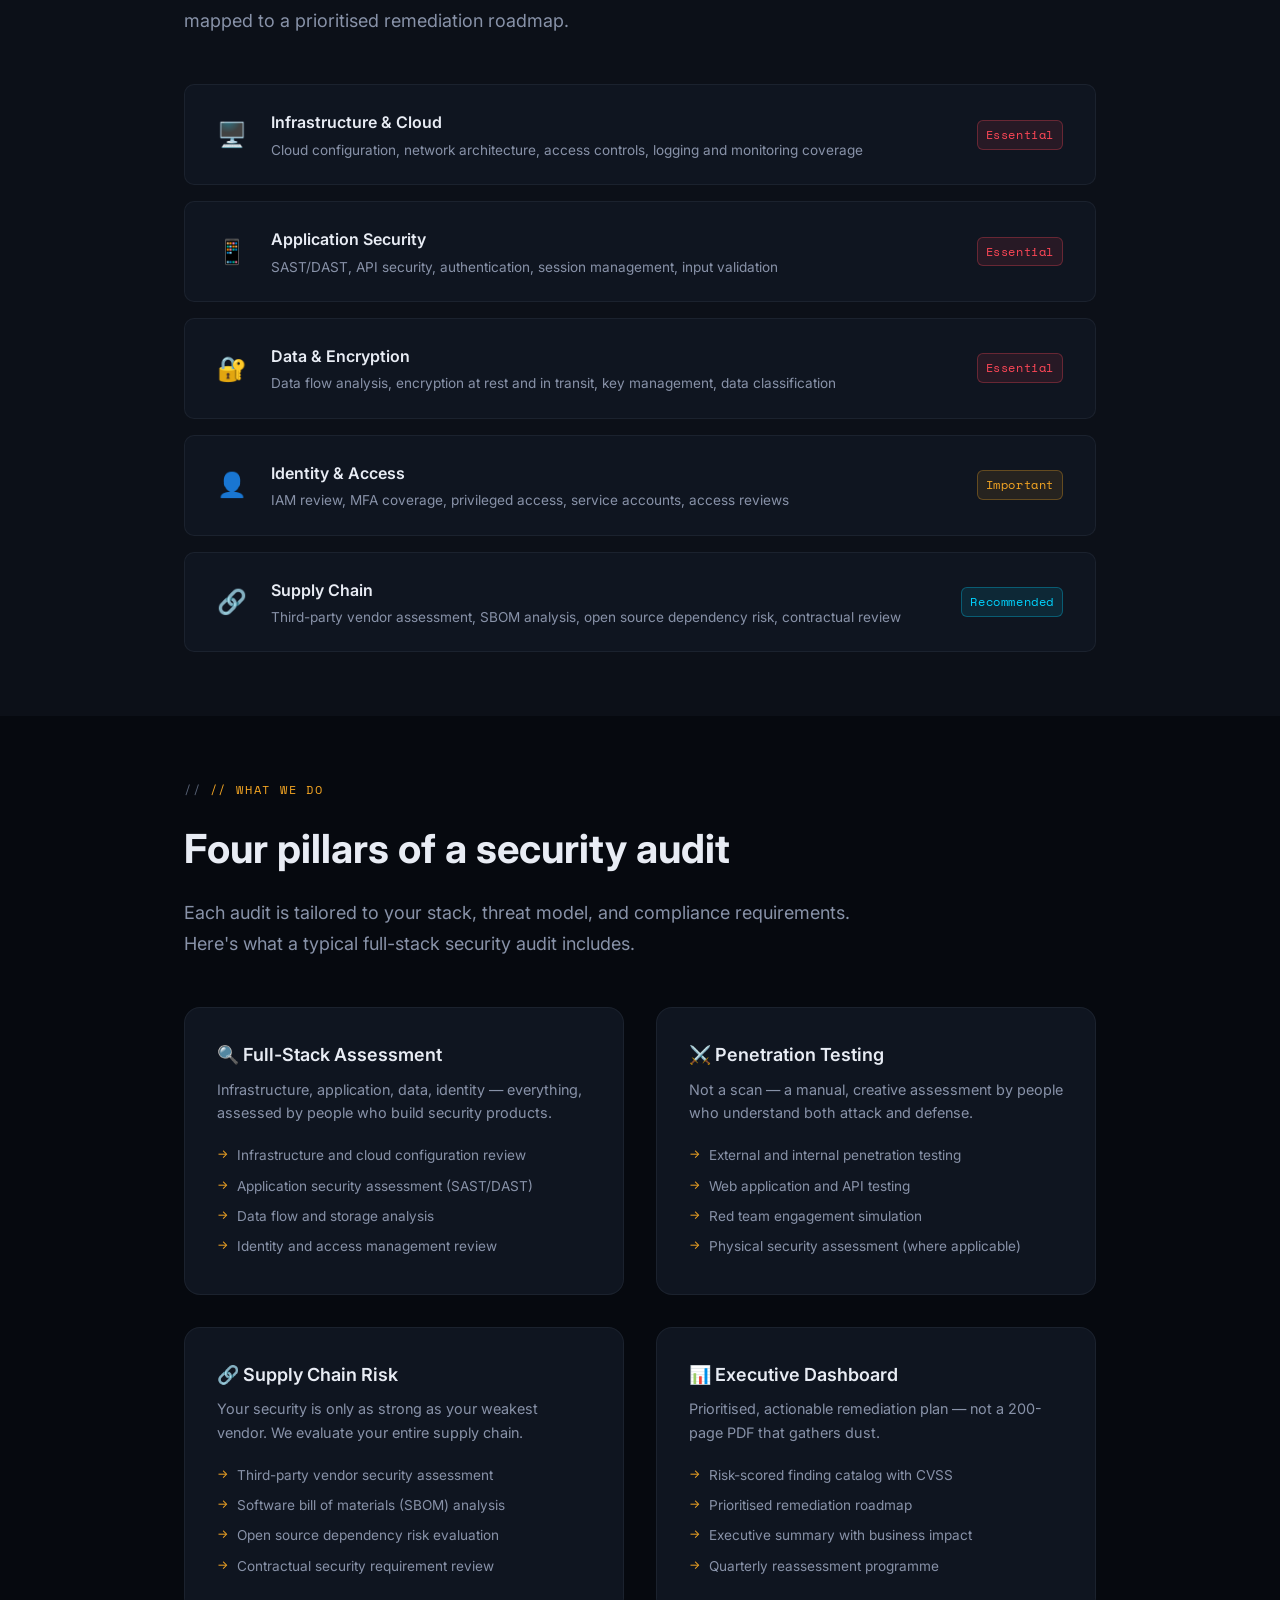
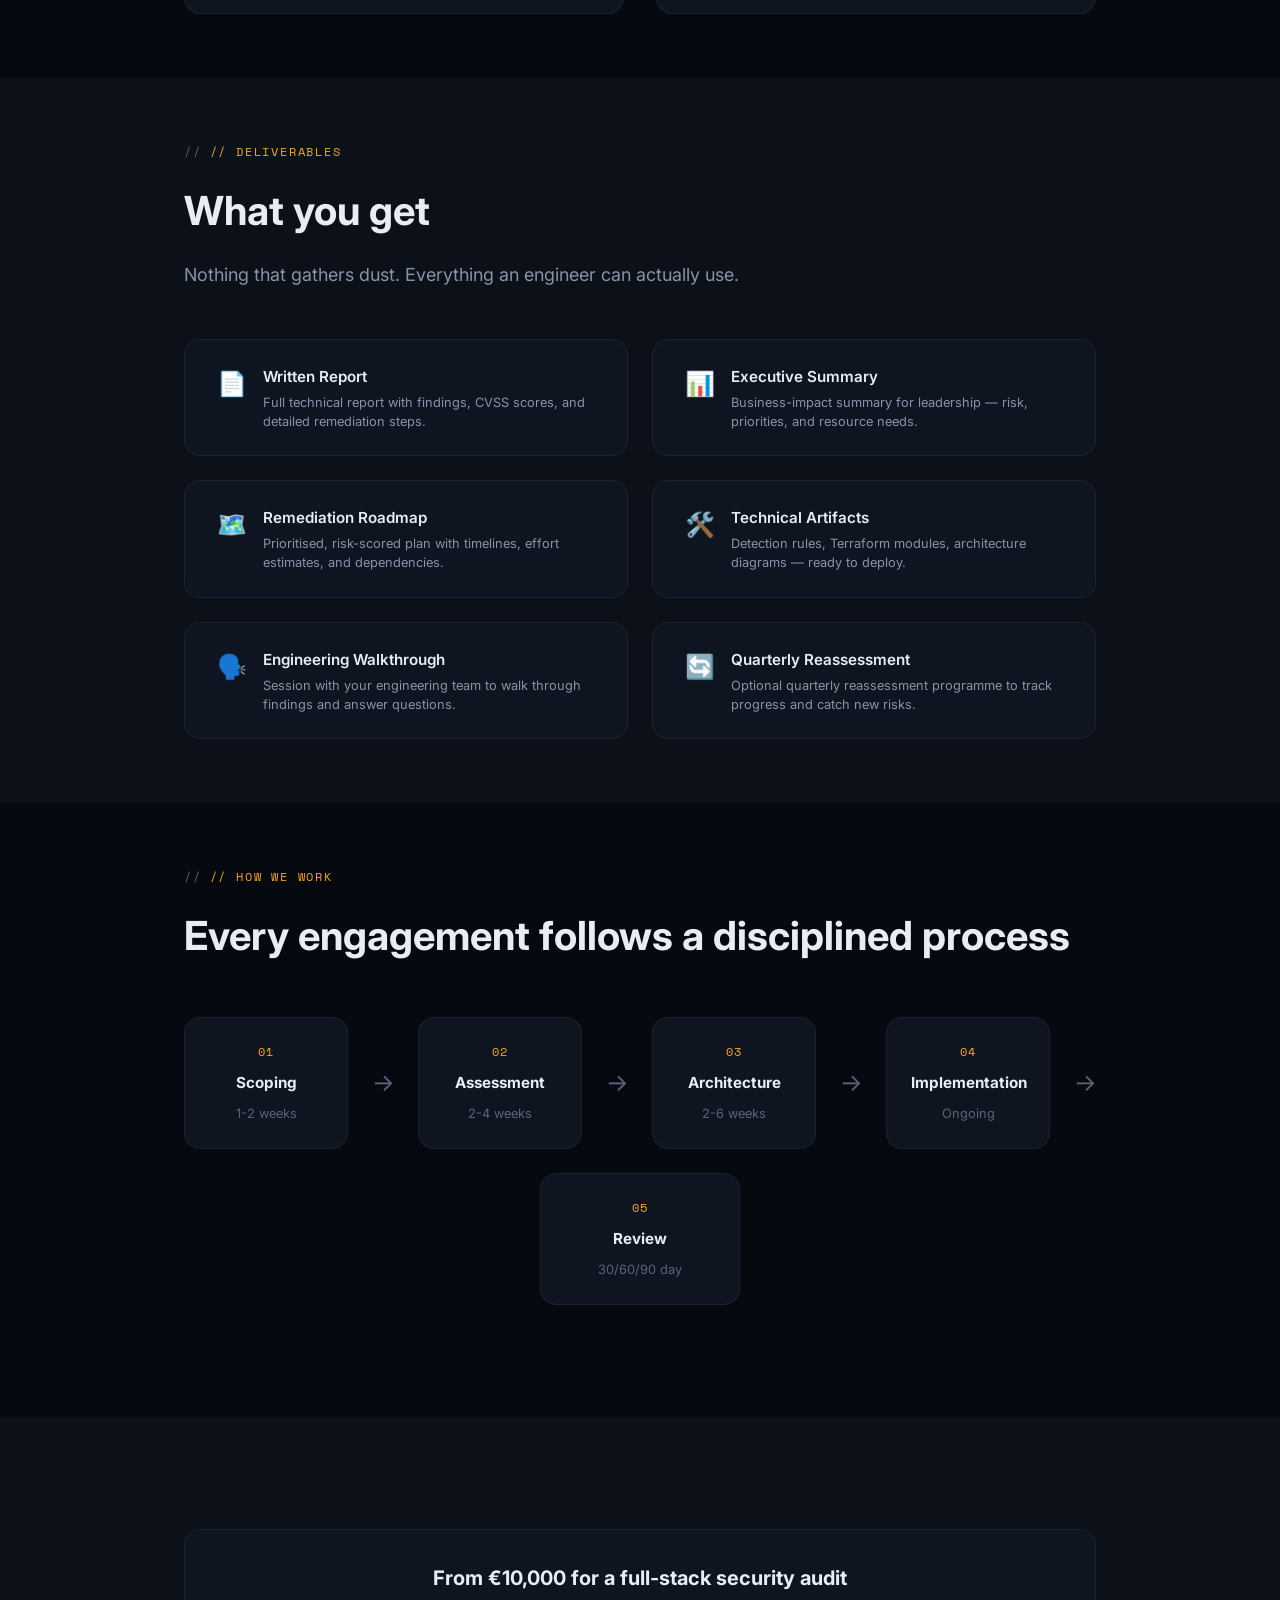
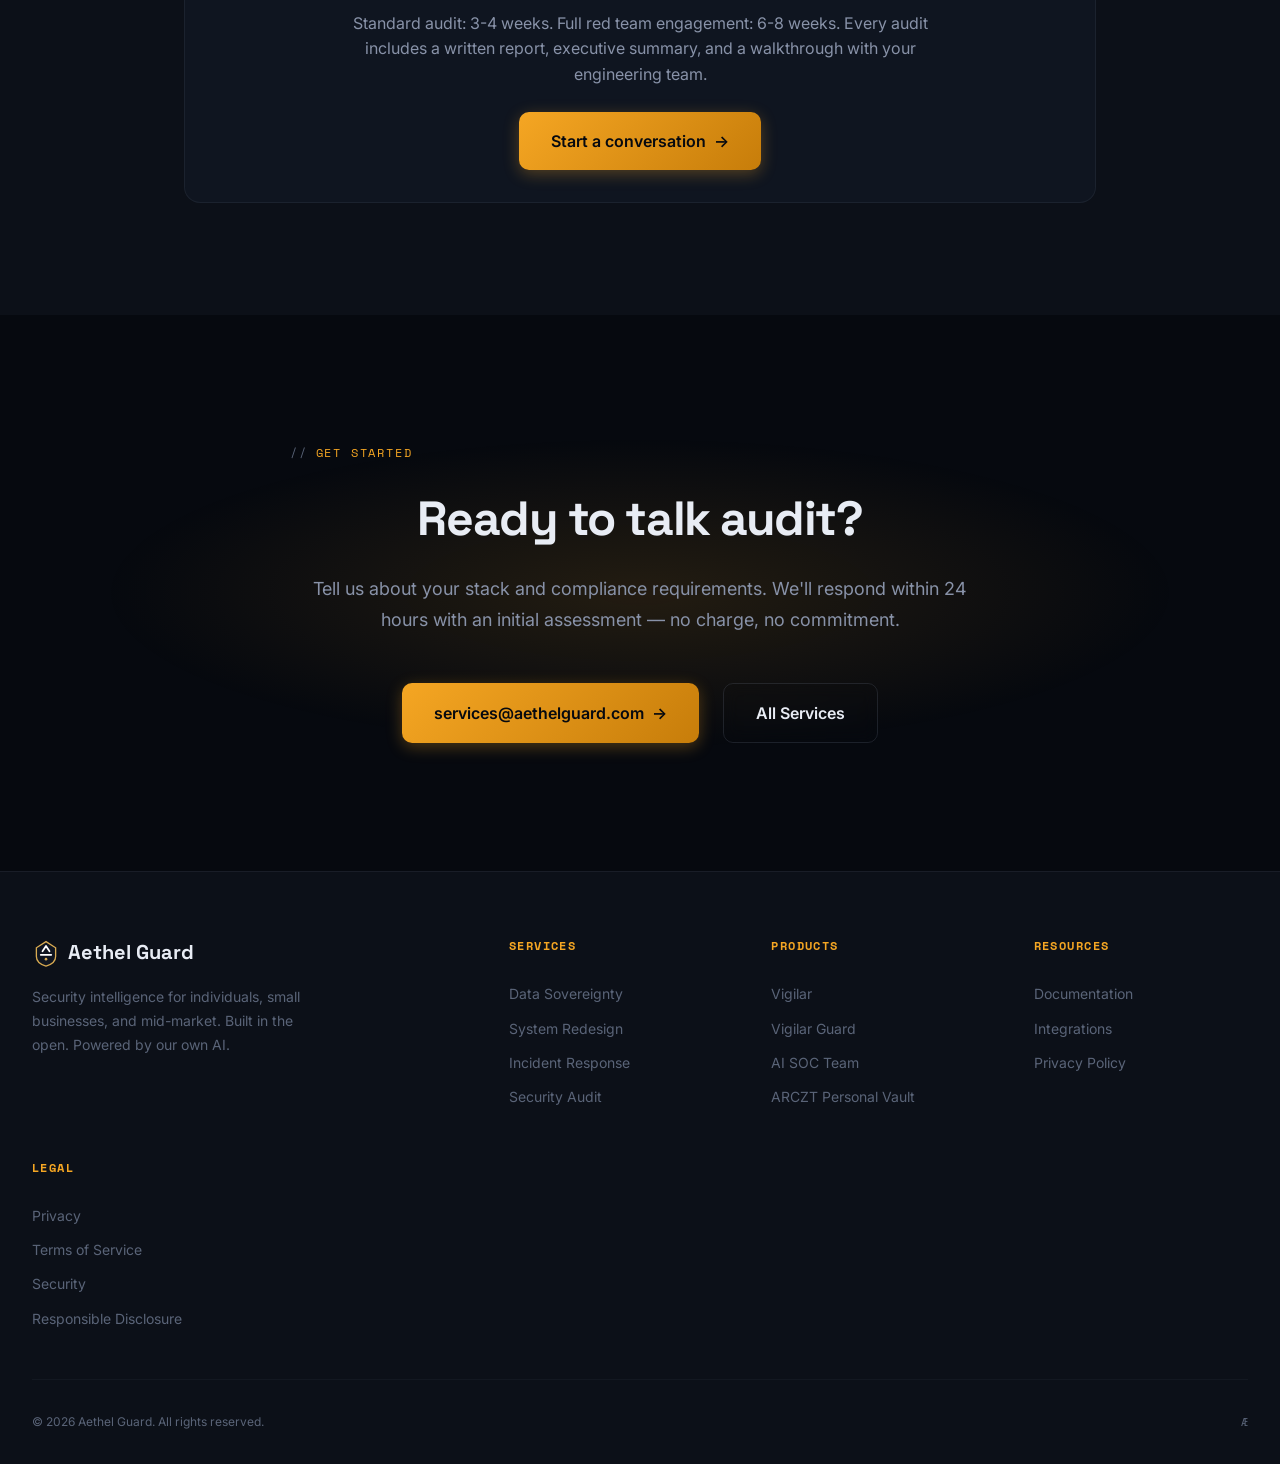
<file: pages/services/security-audit.html>
<!DOCTYPE html>
<html lang="en">
<head>
  <meta charset="UTF-8">
  <meta name="viewport" content="width=device-width, initial-scale=1.0">
  <title>Security Architecture Audit — Aethel Guard</title>
  <meta name="description" content="Independent security audit — not a checkbox exercise. Full-stack assessment, penetration testing, supply chain risk analysis, and executive dashboard with prioritised remediation.">
  <link rel="icon" href="../../assets/img/favicon.svg" type="image/svg+xml">
  <link rel="preconnect" href="https://fonts.googleapis.com">
  <link rel="preconnect" href="https://fonts.gstatic.com" crossorigin>
  <link href="https://fonts.googleapis.com/css2?family=Inter:wght@400;500;600;700&family=Space+Grotesk:wght@400;500;600;700&family=Space+Mono:wght@400;700&display=swap" rel="stylesheet">
  <link rel="stylesheet" href="../../assets/css/style.css">
  <style>
    /* ── Page-specific styles ── */
    .service-hero {
      padding: 160px 0 80px;
      text-align: center;
      position: relative;
      overflow: hidden;
    }
    .service-hero::before {
      content: '';
      position: absolute;
      inset: 0;
      background:
        radial-gradient(ellipse 80% 50% at 50% -20%, rgba(0, 212, 255, 0.12) 0%, transparent 70%),
        radial-gradient(circle at 85% 85%, rgba(245, 166, 35, 0.06) 0%, transparent 50%);
      pointer-events: none;
    }
    .service-hero .container { position: relative; z-index: 1; max-width: 800px; margin: 0 auto; padding: 0 var(--space-lg); }
    .service-hero h1 { font-size: clamp(2.5rem, 6vw, 4rem); font-weight: 700; line-height: 1.1; margin-bottom: var(--space-lg); }
    .service-hero h1 .accent { color: var(--accent); }
    .service-hero p { font-size: 1.25rem; color: var(--text-secondary); max-width: 680px; margin: 0 auto var(--space-xl); line-height: 1.6; }

    .service-section { padding: var(--space-3xl) 0; }
    .service-section:nth-child(even) { background: var(--bg-secondary); }
    .service-section-inner { max-width: 960px; margin: 0 auto; padding: 0 var(--space-lg); }

    .service-header { margin-bottom: var(--space-2xl); }
    .service-number { font-family: var(--font-mono); font-size: 0.875rem; color: var(--accent); letter-spacing: 0.1em; margin-bottom: var(--space-sm); }
    .service-header h2 { font-size: clamp(1.75rem, 4vw, 2.5rem); font-weight: 700; margin-bottom: var(--space-md); }
    .service-header p { font-size: 1.125rem; color: var(--text-secondary); line-height: 1.7; max-width: 680px; }

    .feature-grid { display: grid; grid-template-columns: 1fr 1fr; gap: var(--space-xl); }
    @media (max-width: 768px) { .feature-grid { grid-template-columns: 1fr; } }

    .feature-card {
      background: var(--bg-card);
      border: 1px solid var(--border-default);
      border-radius: var(--radius-lg);
      padding: var(--space-xl);
      transition: all var(--transition-slow);
      position: relative;
      overflow: hidden;
    }
    .feature-card::before {
      content: '';
      position: absolute;
      top: 0; left: 0; right: 0;
      height: 2px;
      background: linear-gradient(90deg, var(--cyan), transparent);
      opacity: 0;
      transition: opacity var(--transition-slow);
    }
    .feature-card:hover {
      border-color: var(--cyan-border);
      transform: translateY(-3px);
      box-shadow: var(--shadow-lg);
    }
    .feature-card:hover::before { opacity: 1; }
    .feature-card h3 { font-size: 1.125rem; font-weight: 600; margin-bottom: var(--space-sm); }
    .feature-card p { font-size: 0.9rem; color: var(--text-secondary); line-height: 1.6; margin-bottom: var(--space-md); }
    .feature-card ul { list-style: none; padding: 0; }
    .feature-card li { font-size: 0.85rem; color: var(--text-secondary); padding: var(--space-xs) 0; padding-left: 1.25rem; position: relative; }
    .feature-card li::before { content: '→'; position: absolute; left: 0; color: var(--accent); font-size: 0.75rem; }

    /* Benefits grid */
    .benefits-grid {
      display: grid;
      grid-template-columns: repeat(3, 1fr);
      gap: var(--space-lg);
    }
    @media (max-width: 768px) { .benefits-grid { grid-template-columns: 1fr; } }

    .benefit-card {
      background: var(--bg-card);
      border: 1px solid var(--border-default);
      border-radius: var(--radius-md);
      padding: var(--space-lg);
      text-align: center;
      transition: all var(--transition-default);
    }
    .benefit-card:hover {
      border-color: var(--accent-border);
      background: var(--bg-card-hover);
      transform: translateY(-2px);
    }
    .benefit-card .icon { font-size: 1.75rem; margin-bottom: var(--space-sm); }
    .benefit-card h4 { font-family: var(--font-mono); font-size: var(--text-sm); font-weight: 700; margin-bottom: var(--space-xs); color: var(--text-primary); }
    .benefit-card p { font-size: var(--text-xs); color: var(--text-muted); line-height: 1.5; }

    /* Audit scope bars */
    .audit-scope {
      display: flex;
      flex-direction: column;
      gap: var(--space-md);
      margin-top: var(--space-2xl);
    }
    .scope-bar {
      background: var(--bg-card);
      border: 1px solid var(--border-default);
      border-radius: var(--radius-md);
      padding: var(--space-lg) var(--space-xl);
      display: flex;
      align-items: center;
      gap: var(--space-lg);
      transition: all var(--transition-default);
    }
    .scope-bar:hover {
      border-color: var(--accent-border);
      background: var(--bg-card-hover);
    }
    .scope-bar .scope-icon { font-size: 1.5rem; flex-shrink: 0; }
    .scope-bar .scope-info { flex: 1; }
    .scope-bar h4 { font-size: 1rem; font-weight: 600; margin-bottom: var(--space-xs); }
    .scope-bar p { font-size: 0.85rem; color: var(--text-secondary); line-height: 1.5; }
    .scope-bar .scope-level {
      font-family: var(--font-mono);
      font-size: var(--text-xs);
      padding: var(--space-xs) var(--space-sm);
      border-radius: var(--radius-sm);
      letter-spacing: 0.05em;
      flex-shrink: 0;
    }
    .scope-level.essential { background: rgba(255, 71, 87, 0.1); border: 1px solid rgba(255, 71, 87, 0.3); color: #FF4757; }
    .scope-level.important { background: rgba(245, 166, 35, 0.1); border: 1px solid rgba(245, 166, 35, 0.3); color: var(--accent); }
    .scope-level.recommended { background: rgba(0, 212, 255, 0.1); border: 1px solid rgba(0, 212, 255, 0.3); color: var(--cyan); }

    /* Deliverables */
    .deliverables-grid {
      display: grid;
      grid-template-columns: repeat(2, 1fr);
      gap: var(--space-lg);
    }
    @media (max-width: 768px) { .deliverables-grid { grid-template-columns: 1fr; } }

    .deliverable-card {
      background: var(--bg-card);
      border: 1px solid var(--border-default);
      border-radius: var(--radius-lg);
      padding: var(--space-lg) var(--space-xl);
      display: flex;
      gap: var(--space-md);
      align-items: flex-start;
      transition: all var(--transition-default);
    }
    .deliverable-card:hover {
      border-color: var(--accent-border);
      transform: translateY(-2px);
    }
    .deliverable-card .d-icon {
      font-size: 1.5rem;
      flex-shrink: 0;
    }
    .deliverable-card h4 { font-size: 0.95rem; font-weight: 600; margin-bottom: var(--space-xs); }
    .deliverable-card p { font-size: 0.8rem; color: var(--text-secondary); line-height: 1.5; }

    /* Pricing note */
    .pricing-note {
      background: var(--bg-card);
      border: 1px solid var(--border-default);
      border-radius: var(--radius-lg);
      padding: var(--space-xl) var(--space-2xl);
      margin: var(--space-2xl) 0;
      text-align: center;
    }
    .pricing-note h3 { font-size: 1.25rem; margin-bottom: var(--space-md); }
    .pricing-note p { color: var(--text-secondary); max-width: 600px; margin: 0 auto; line-height: 1.6; }
    .pricing-note .btn { margin-top: var(--space-lg); }

    /* CTA section */
    .cta-section {
      text-align: center;
      padding: var(--space-5xl) var(--space-xl);
      position: relative;
      overflow: hidden;
    }
    .cta-section::before {
      content: '';
      position: absolute;
      inset: 0;
      background: radial-gradient(ellipse 60% 40% at 50% 50%, var(--accent-glow) 0%, transparent 70%);
      pointer-events: none;
    }
    .cta-section .section-inner { position: relative; z-index: 1; max-width: 700px; margin: 0 auto; }
    .cta-section h2 { font-family: var(--font-display); font-size: clamp(var(--text-3xl), 4vw, var(--text-5xl)); font-weight: 700; margin-bottom: var(--space-md); }
    .cta-section p { font-size: var(--text-lg); color: var(--text-secondary); margin-bottom: var(--space-2xl); }

    /* Engagement flow */
    .engagement-flow { display: flex; align-items: center; gap: var(--space-lg); flex-wrap: wrap; justify-content: center; margin: var(--space-2xl) 0; }
    .engagement-step {
      background: var(--bg-card); border: 1px solid var(--border-default); border-radius: var(--radius-lg);
      padding: var(--space-lg); text-align: center; min-width: 140px; flex: 1; max-width: 200px;
    }
    .engagement-step .step-num { font-family: var(--font-mono); font-size: 0.75rem; color: var(--accent); letter-spacing: 0.1em; }
    .engagement-step h4 { font-size: 0.95rem; margin: var(--space-sm) 0; }
    .engagement-step p { font-size: 0.8rem; color: var(--text-muted); }
    .engagement-arrow { color: var(--text-muted); font-size: 1.5rem; }
  </style>
</head>
<body>

<!-- ═══ NAVIGATION ═══ -->
<nav class="nav">
  <div class="nav-inner">
    <a href="../../index.html" class="nav-brand">
      <svg class="logo-mark" width="32" height="32" viewBox="0 0 32 32" fill="none" xmlns="http://www.w3.org/2000/svg">
        <path d="M16 3 L5 10 L5 20 C5 26 9 29 16 31 C23 29 27 26 27 20 L27 10 Z" fill="#0F1520" stroke="#D9AB52" stroke-width="1.5"/>
        <path d="M12 14 L16 8 L20 14 M10 18 L22 18" stroke="#FFFFFF" stroke-width="2" stroke-linecap="round" stroke-linejoin="round"/>
        <circle cx="16" cy="23" r="1.5" fill="#D9AB52"/>
      </svg>
      <div class="nav-brand-text">
        <span class="nav-brand-name">Aethel Guard</span>
        <span class="nav-brand-tagline">Security Intelligence</span>
      </div>
    </a>
    <ul class="nav-links">
      <li><a href="../../index.html">Home</a></li>
      <li><a href="index.html" style="color: var(--accent);">Services</a></li>
      <li><a href="../../index.html#products">Products</a></li>
      <li><a href="../../index.html#journey">How It Works</a></li>
      <li><a href="../docs/index.html">Docs</a></li>
    </ul>
    <button class="nav-mobile-toggle" aria-label="Menu">
      <span></span><span></span><span></span>
    </button>
  </div>
</nav>

<!-- ═══ HERO ═══ -->
<section class="service-hero">
  <div class="container">
    <img src="../../assets/img/logo.svg" alt="Aethel Guard" style="width: 160px; margin-bottom: var(--space-lg); opacity: 0.95;">
    <div class="section-label reveal">// Service 04</div>
    <h1 class="reveal">Security Architecture <span class="accent">Audit</span></h1>
    <p class="reveal">Independent review of your security posture — not a checkbox exercise. We assess infrastructure, applications, data, identity, and supply chain. Then we give you a prioritised roadmap that an engineer can actually implement.</p>
  </div>
</section>

<!-- ═══ OVERVIEW ═══ -->
<section class="service-section">
  <div class="service-section-inner">
    <div class="service-header reveal">
      <div class="section-label">// Why audit</div>
      <h2>Not a 200-page PDF that <span class="accent">gathers dust</span>.</h2>
      <p>Most security audits tell you what's wrong and leave you to figure out the rest. Ours come with a prioritised, risk-scored remediation roadmap — categorised by essential, important, and recommended — so your team knows exactly what to fix first, what can wait, and what's nice-to-have.</p>
    </div>

    <div class="benefits-grid reveal">
      <div class="benefit-card">
        <div class="icon">🔍</div>
        <h4>Full-Stack Review</h4>
        <p>Infrastructure, application, data, identity — assessed by people who build security products.</p>
      </div>
      <div class="benefit-card">
        <div class="icon">📊</div>
        <h4>Risk-Scored</h4>
        <p>Every finding scored with CVSS. Prioritised roadmap, not a raw list of problems.</p>
      </div>
      <div class="benefit-card">
        <div class="icon">🚀</div>
        <h4>Actionable</h4>
        <p>Detection rules, Terraform modules, architecture diagrams — not just recommendations.</p>
      </div>
    </div>
  </div>
</section>

<!-- ═══ AUDIT SCOPE ═══ -->
<section class="service-section" style="background: var(--bg-secondary);">
  <div class="service-section-inner">
    <div class="service-header reveal">
      <div class="section-label">// Audit scope</div>
      <h2>What we <span class="accent">assess</span></h2>
      <p>Every audit covers five domains. Each is assessed independently, scored, and mapped to a prioritised remediation roadmap.</p>
    </div>

    <div class="audit-scope reveal">
      <div class="scope-bar">
        <div class="scope-icon">🖥️</div>
        <div class="scope-info">
          <h4>Infrastructure & Cloud</h4>
          <p>Cloud configuration, network architecture, access controls, logging and monitoring coverage</p>
        </div>
        <span class="scope-level essential">Essential</span>
      </div>
      <div class="scope-bar">
        <div class="scope-icon">📱</div>
        <div class="scope-info">
          <h4>Application Security</h4>
          <p>SAST/DAST, API security, authentication, session management, input validation</p>
        </div>
        <span class="scope-level essential">Essential</span>
      </div>
      <div class="scope-bar">
        <div class="scope-icon">🔐</div>
        <div class="scope-info">
          <h4>Data & Encryption</h4>
          <p>Data flow analysis, encryption at rest and in transit, key management, data classification</p>
        </div>
        <span class="scope-level essential">Essential</span>
      </div>
      <div class="scope-bar">
        <div class="scope-icon">👤</div>
        <div class="scope-info">
          <h4>Identity & Access</h4>
          <p>IAM review, MFA coverage, privileged access, service accounts, access reviews</p>
        </div>
        <span class="scope-level important">Important</span>
      </div>
      <div class="scope-bar">
        <div class="scope-icon">🔗</div>
        <div class="scope-info">
          <h4>Supply Chain</h4>
          <p>Third-party vendor assessment, SBOM analysis, open source dependency risk, contractual review</p>
        </div>
        <span class="scope-level recommended">Recommended</span>
      </div>
    </div>
  </div>
</section>

<!-- ═══ FEATURE SECTIONS ═══ -->
<section class="service-section">
  <div class="service-section-inner">
    <div class="service-header reveal">
      <div class="section-label">// What we do</div>
      <h2>Four pillars of a <span class="accent">security audit</span></h2>
      <p>Each audit is tailored to your stack, threat model, and compliance requirements. Here's what a typical full-stack security audit includes.</p>
    </div>

    <div class="feature-grid reveal">
      <div class="feature-card">
        <h3>🔍 Full-Stack Assessment</h3>
        <p>Infrastructure, application, data, identity — everything, assessed by people who build security products.</p>
        <ul>
          <li>Infrastructure and cloud configuration review</li>
          <li>Application security assessment (SAST/DAST)</li>
          <li>Data flow and storage analysis</li>
          <li>Identity and access management review</li>
        </ul>
      </div>

      <div class="feature-card">
        <h3>⚔️ Penetration Testing</h3>
        <p>Not a scan — a manual, creative assessment by people who understand both attack and defense.</p>
        <ul>
          <li>External and internal penetration testing</li>
          <li>Web application and API testing</li>
          <li>Red team engagement simulation</li>
          <li>Physical security assessment (where applicable)</li>
        </ul>
      </div>

      <div class="feature-card">
        <h3>🔗 Supply Chain Risk</h3>
        <p>Your security is only as strong as your weakest vendor. We evaluate your entire supply chain.</p>
        <ul>
          <li>Third-party vendor security assessment</li>
          <li>Software bill of materials (SBOM) analysis</li>
          <li>Open source dependency risk evaluation</li>
          <li>Contractual security requirement review</li>
        </ul>
      </div>

      <div class="feature-card">
        <h3>📊 Executive Dashboard</h3>
        <p>Prioritised, actionable remediation plan — not a 200-page PDF that gathers dust.</p>
        <ul>
          <li>Risk-scored finding catalog with CVSS</li>
          <li>Prioritised remediation roadmap</li>
          <li>Executive summary with business impact</li>
          <li>Quarterly reassessment programme</li>
        </ul>
      </div>
    </div>
  </div>
</section>

<!-- ═══ DELIVERABLES ═══ -->
<section class="service-section" style="background: var(--bg-secondary);">
  <div class="service-section-inner">
    <div class="service-header reveal">
      <div class="section-label">// Deliverables</div>
      <h2>What you <span class="accent">get</span></h2>
      <p>Nothing that gathers dust. Everything an engineer can actually use.</p>
    </div>

    <div class="deliverables-grid reveal">
      <div class="deliverable-card">
        <div class="d-icon">📄</div>
        <div>
          <h4>Written Report</h4>
          <p>Full technical report with findings, CVSS scores, and detailed remediation steps.</p>
        </div>
      </div>
      <div class="deliverable-card">
        <div class="d-icon">📊</div>
        <div>
          <h4>Executive Summary</h4>
          <p>Business-impact summary for leadership — risk, priorities, and resource needs.</p>
        </div>
      </div>
      <div class="deliverable-card">
        <div class="d-icon">🗺️</div>
        <div>
          <h4>Remediation Roadmap</h4>
          <p>Prioritised, risk-scored plan with timelines, effort estimates, and dependencies.</p>
        </div>
      </div>
      <div class="deliverable-card">
        <div class="d-icon">🛠️</div>
        <div>
          <h4>Technical Artifacts</h4>
          <p>Detection rules, Terraform modules, architecture diagrams — ready to deploy.</p>
        </div>
      </div>
      <div class="deliverable-card">
        <div class="d-icon">🗣️</div>
        <div>
          <h4>Engineering Walkthrough</h4>
          <p>Session with your engineering team to walk through findings and answer questions.</p>
        </div>
      </div>
      <div class="deliverable-card">
        <div class="d-icon">🔄</div>
        <div>
          <h4>Quarterly Reassessment</h4>
          <p>Optional quarterly reassessment programme to track progress and catch new risks.</p>
        </div>
      </div>
    </div>
  </div>
</section>

<!-- ═══ ENGAGEMENT FLOW ═══ -->
<section class="service-section">
  <div class="service-section-inner">
    <div class="service-header reveal">
      <div class="section-label">// How we work</div>
      <h2>Every engagement follows a <span class="accent">disciplined process</span></h2>
    </div>
    <div class="engagement-flow reveal">
      <div class="engagement-step"><div class="step-num">01</div><h4>Scoping</h4><p>1-2 weeks</p></div>
      <div class="engagement-arrow">→</div>
      <div class="engagement-step"><div class="step-num">02</div><h4>Assessment</h4><p>2-4 weeks</p></div>
      <div class="engagement-arrow">→</div>
      <div class="engagement-step"><div class="step-num">03</div><h4>Architecture</h4><p>2-6 weeks</p></div>
      <div class="engagement-arrow">→</div>
      <div class="engagement-step"><div class="step-num">04</div><h4>Implementation</h4><p>Ongoing</p></div>
      <div class="engagement-arrow">→</div>
      <div class="engagement-step"><div class="step-num">05</div><h4>Review</h4><p>30/60/90 day</p></div>
    </div>
  </div>
</section>

<!-- ═══ PRICING ═══ -->
<section class="service-section" style="background: var(--bg-secondary);">
  <div class="service-section-inner">
    <div class="pricing-note reveal">
      <h3>From €10,000 for a full-stack security audit</h3>
      <p>Standard audit: 3-4 weeks. Full red team engagement: 6-8 weeks. Every audit includes a written report, executive summary, and a walkthrough with your engineering team.</p>
      <a href="mailto:services@aethelguard.com" class="btn btn-primary"><span>Start a conversation</span> <span class="arrow">→</span></a>
    </div>
  </div>
</section>

<!-- ═══ CTA ═══ -->
<section class="cta-section">
  <div class="section-inner">
    <div class="section-label">Get started</div>
    <h2>Ready to talk <span class="accent">audit</span>?</h2>
    <p>Tell us about your stack and compliance requirements. We'll respond within 24 hours with an initial assessment — no charge, no commitment.</p>
    <div style="display: flex; gap: var(--space-lg); justify-content: center; flex-wrap: wrap;">
      <a href="mailto:services@aethelguard.com" class="btn btn-primary"><span>services@aethelguard.com</span> <span class="arrow">→</span></a>
      <a href="index.html" class="btn btn-secondary">All Services</a>
    </div>
  </div>
</section>

<!-- ═══ FOOTER ═══ -->
<footer class="footer">
  <div class="footer-inner">
    <div class="footer-brand">
      <div class="logo">
        <svg class="logo-mark" width="28" height="28" viewBox="0 0 32 32" fill="none" xmlns="http://www.w3.org/2000/svg">
          <path d="M16 3 L5 10 L5 20 C5 26 9 29 16 31 C23 29 27 26 27 20 L27 10 Z" fill="#0F1520" stroke="#D9AB52" stroke-width="1.5"/>
          <path d="M12 14 L16 8 L20 14 M10 18 L22 18" stroke="#FFFFFF" stroke-width="2" stroke-linecap="round" stroke-linejoin="round"/>
          <circle cx="16" cy="23" r="1.5" fill="#D9AB52"/>
        </svg>
        Aethel Guard
      </div>
      <p>Security intelligence for individuals, small businesses, and mid-market. Built in the open. Powered by our own AI.</p>
    </div>
    <div class="footer-col">
      <h4>Services</h4>
      <ul>
        <li><a href="data-sovereignty.html">Data Sovereignty</a></li>
        <li><a href="system-redesign.html">System Redesign</a></li>
        <li><a href="incident-response.html">Incident Response</a></li>
        <li><a href="security-audit.html">Security Audit</a></li>
      </ul>
    </div>
    <div class="footer-col">
      <h4>Products</h4>
      <ul>
        <li><a href="../vigilar/index.html">Vigilar</a></li>
        <li><a href="../vigilar-guard/index.html">Vigilar Guard</a></li>
        <li><a href="../ai-soc-team/index.html">AI SOC Team</a></li>
        <li><a href="../arczt/index.html">ARCZT Personal Vault</a></li>
      </ul>
    </div>
    <div class="footer-col">
      <h4>Resources</h4>
      <ul>
        <li><a href="../docs/index.html">Documentation</a></li>
        <li><a href="../integrations/index.html">Integrations</a></li>
        <li><a href="../privacy/index.html">Privacy Policy</a></li>
      </ul>
    </div>
    <div class="footer-col">
      <h4>Legal</h4>
      <ul>
        <li><a href="../privacy/index.html">Privacy</a></li>
        <li><a href="#">Terms of Service</a></li>
        <li><a href="#">Security</a></li>
        <li><a href="#">Responsible Disclosure</a></li>
      </ul>
    </div>
  </div>
  <div class="footer-bottom">
    <span>&copy; 2026 Aethel Guard. All rights reserved.</span>
    <span style="font-family: var(--font-mono); color: var(--text-muted);">Æ</span>
  </div>
</footer>

<script src="../../assets/js/main.js"></script>
</body>
</html>
</file>
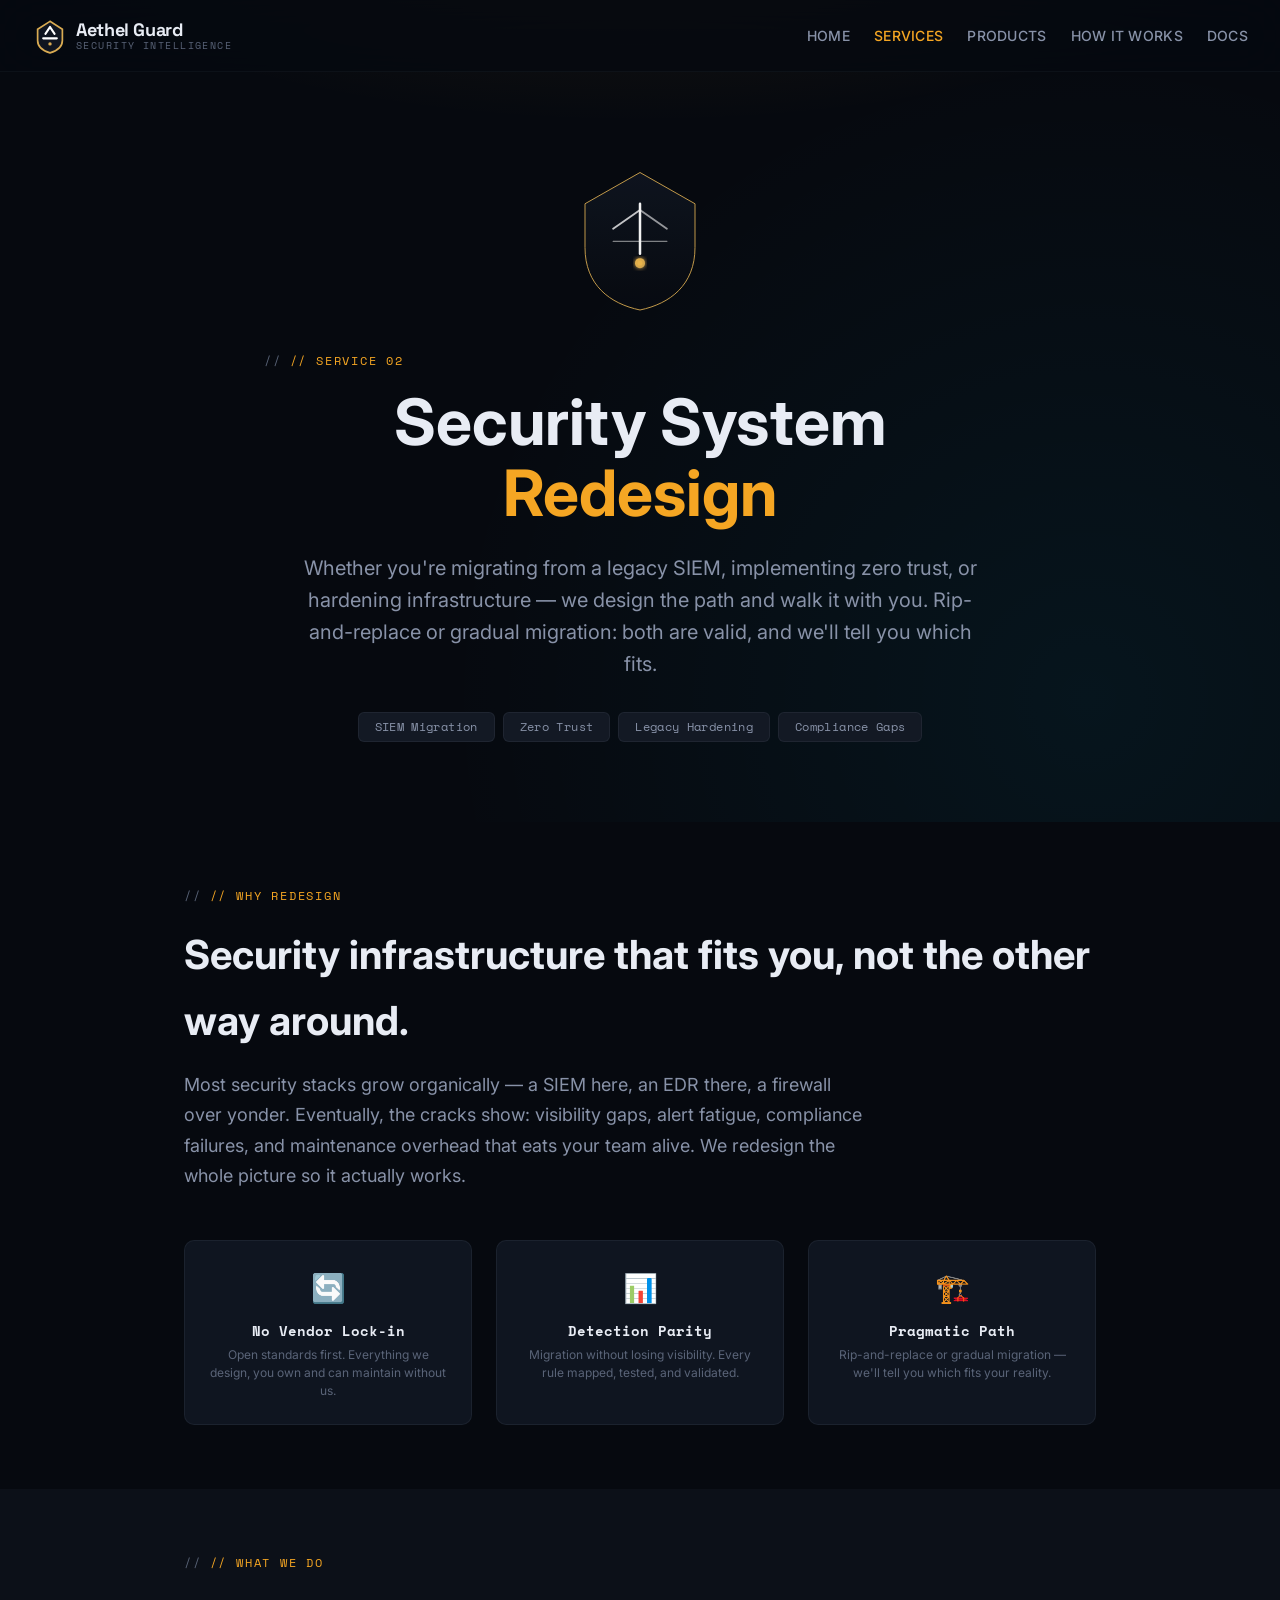
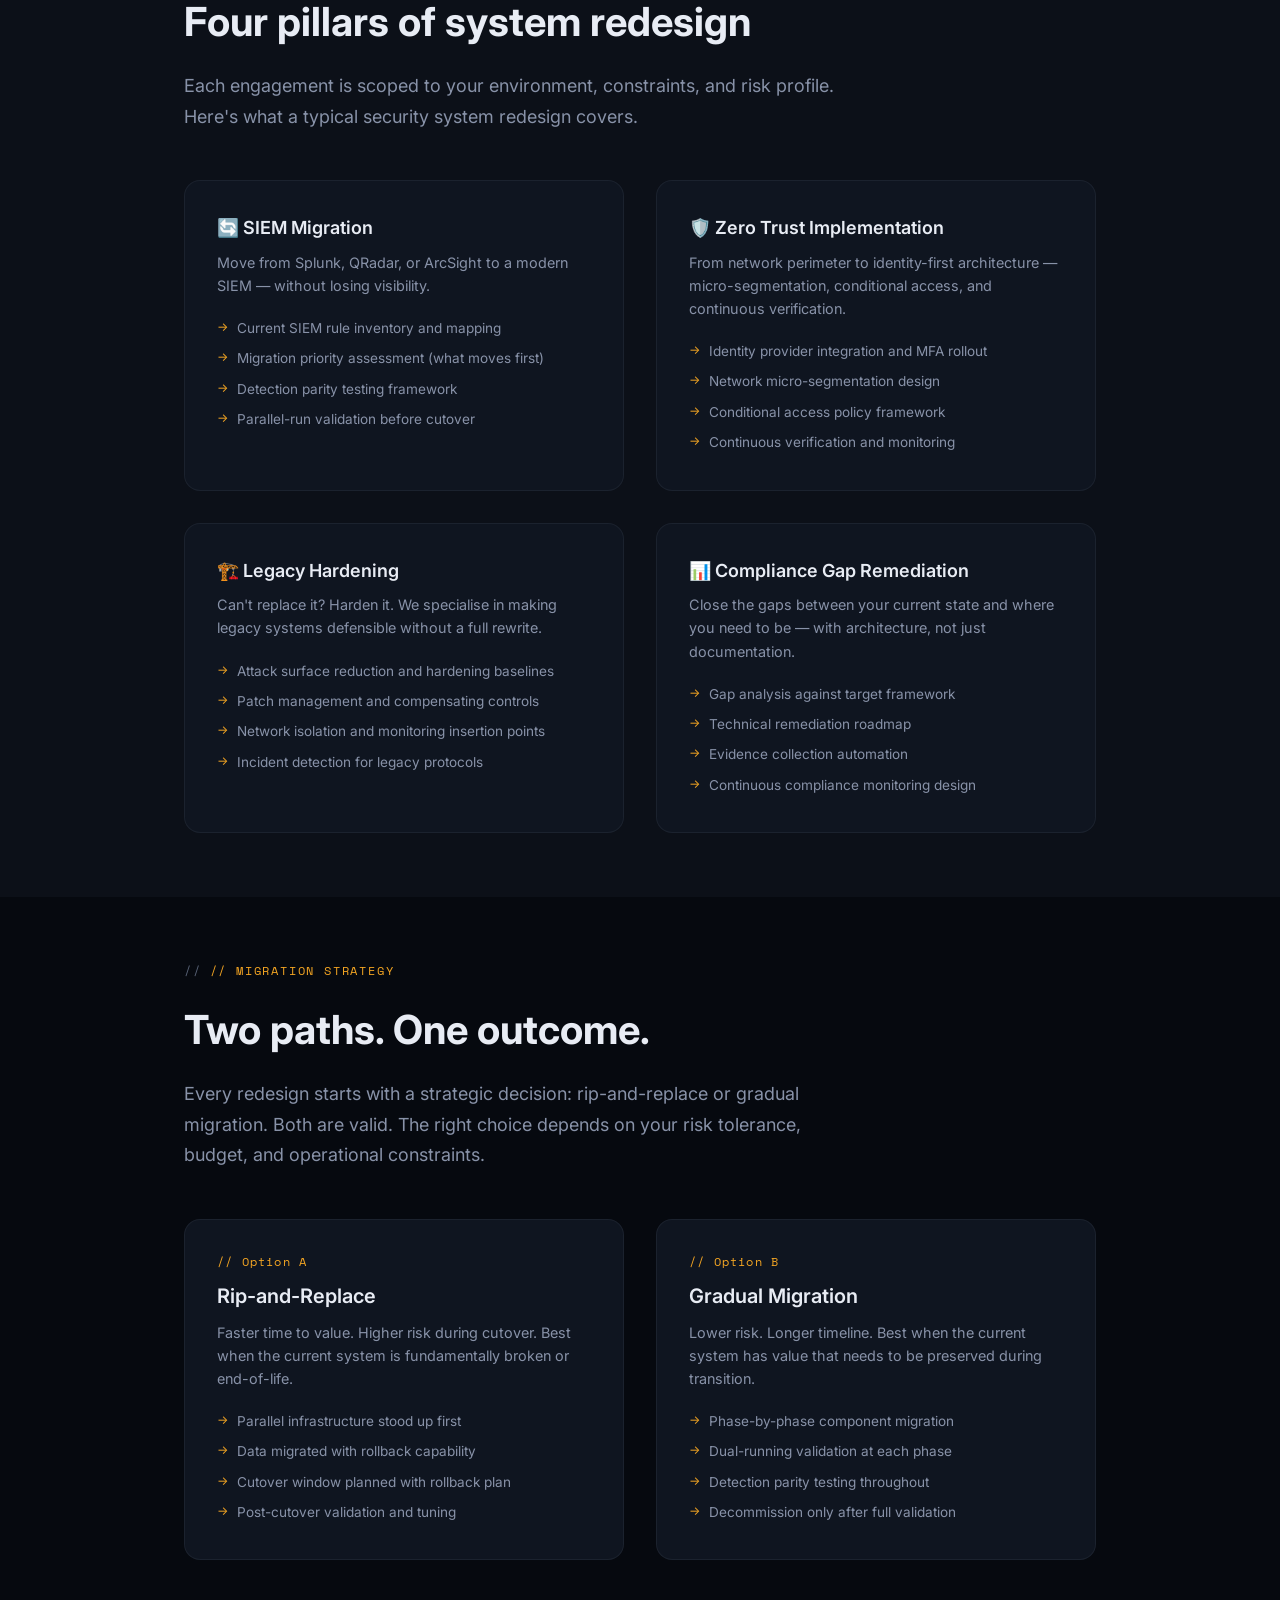
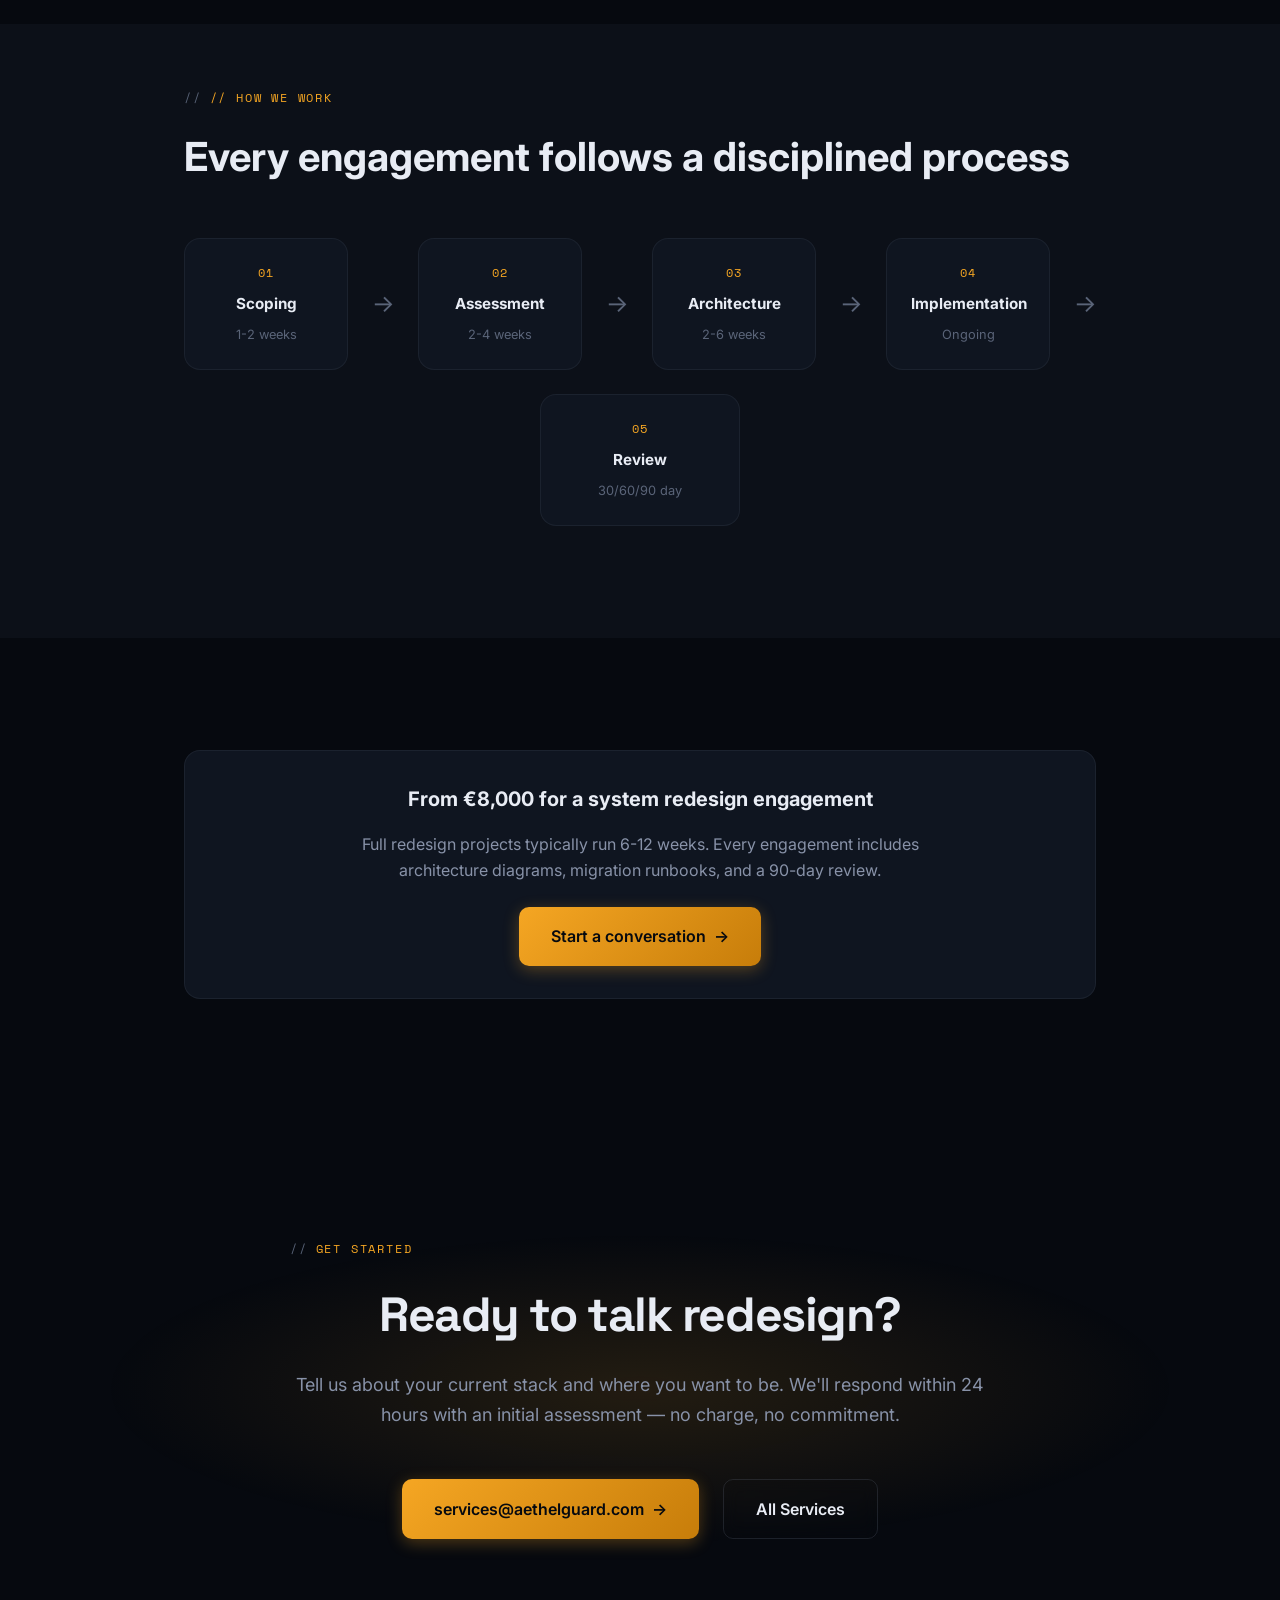
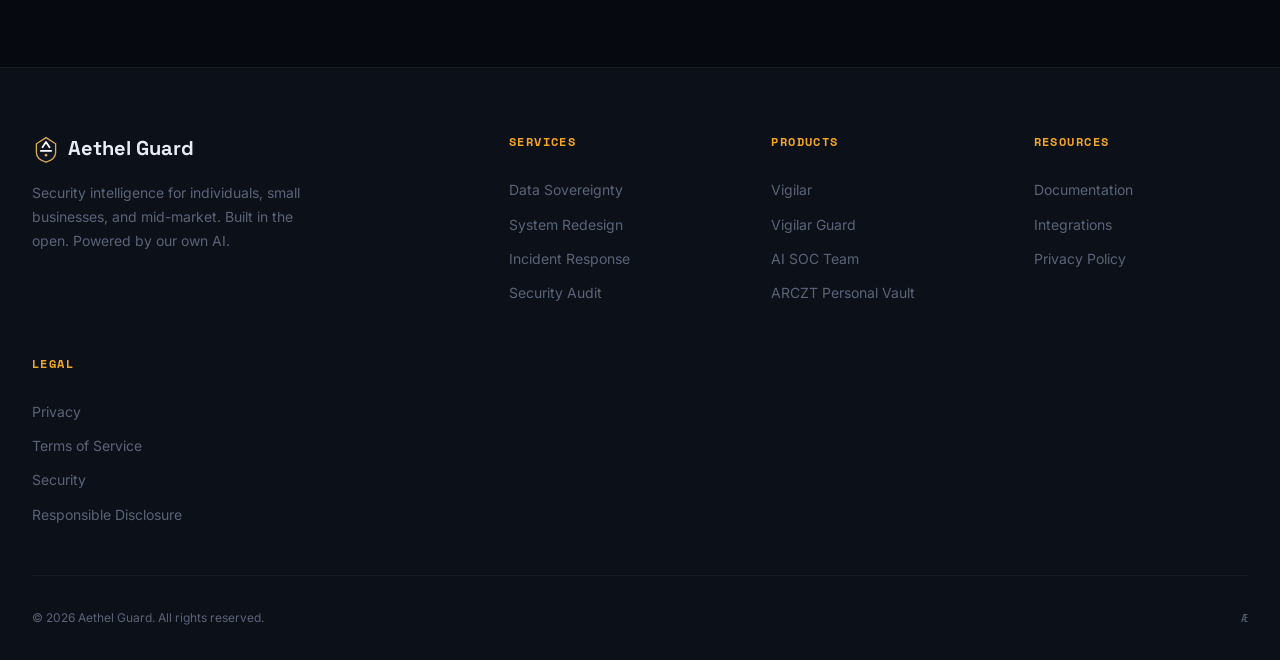
<file: pages/services/system-redesign.html>
<!DOCTYPE html>
<html lang="en">
<head>
  <meta charset="UTF-8">
  <meta name="viewport" content="width=device-width, initial-scale=1.0">
  <title>Security System Redesign — Aethel Guard</title>
  <meta name="description" content="SIEM migration, zero trust implementation, legacy hardening, and compliance gap remediation. We design the path and walk it with you — rip-and-replace or gradual migration.">
  <link rel="icon" href="../../assets/img/favicon.svg" type="image/svg+xml">
  <link rel="preconnect" href="https://fonts.googleapis.com">
  <link rel="preconnect" href="https://fonts.gstatic.com" crossorigin>
  <link href="https://fonts.googleapis.com/css2?family=Inter:wght@400;500;600;700&family=Space+Grotesk:wght@400;500;600;700&family=Space+Mono:wght@400;700&display=swap" rel="stylesheet">
  <link rel="stylesheet" href="../../assets/css/style.css">
  <style>
    /* ── Page-specific styles ── */
    .service-hero {
      padding: 160px 0 80px;
      text-align: center;
      position: relative;
      overflow: hidden;
    }
    .service-hero::before {
      content: '';
      position: absolute;
      inset: 0;
      background:
        radial-gradient(ellipse 80% 50% at 50% -20%, rgba(245, 166, 35, 0.12) 0%, transparent 70%),
        radial-gradient(circle at 85% 85%, rgba(0, 212, 255, 0.06) 0%, transparent 50%);
      pointer-events: none;
    }
    .service-hero .container { position: relative; z-index: 1; max-width: 800px; margin: 0 auto; padding: 0 var(--space-lg); }
    .service-hero h1 { font-size: clamp(2.5rem, 6vw, 4rem); font-weight: 700; line-height: 1.1; margin-bottom: var(--space-lg); }
    .service-hero h1 .accent { color: var(--accent); }
    .service-hero p { font-size: 1.25rem; color: var(--text-secondary); max-width: 680px; margin: 0 auto var(--space-xl); line-height: 1.6; }

    .service-section { padding: var(--space-3xl) 0; }
    .service-section:nth-child(even) { background: var(--bg-secondary); }
    .service-section-inner { max-width: 960px; margin: 0 auto; padding: 0 var(--space-lg); }

    .service-header { margin-bottom: var(--space-2xl); }
    .service-number { font-family: var(--font-mono); font-size: 0.875rem; color: var(--accent); letter-spacing: 0.1em; margin-bottom: var(--space-sm); }
    .service-header h2 { font-size: clamp(1.75rem, 4vw, 2.5rem); font-weight: 700; margin-bottom: var(--space-md); }
    .service-header p { font-size: 1.125rem; color: var(--text-secondary); line-height: 1.7; max-width: 680px; }

    .feature-grid { display: grid; grid-template-columns: 1fr 1fr; gap: var(--space-xl); }
    @media (max-width: 768px) { .feature-grid { grid-template-columns: 1fr; } }

    .feature-card {
      background: var(--bg-card);
      border: 1px solid var(--border-default);
      border-radius: var(--radius-lg);
      padding: var(--space-xl);
      transition: all var(--transition-slow);
      position: relative;
      overflow: hidden;
    }
    .feature-card::before {
      content: '';
      position: absolute;
      top: 0; left: 0; right: 0;
      height: 2px;
      background: linear-gradient(90deg, var(--accent), transparent);
      opacity: 0;
      transition: opacity var(--transition-slow);
    }
    .feature-card:hover {
      border-color: var(--accent-border);
      transform: translateY(-3px);
      box-shadow: 0 8px 32px rgba(245, 166, 35, 0.08);
    }
    .feature-card:hover::before { opacity: 1; }
    .feature-card h3 { font-size: 1.125rem; font-weight: 600; margin-bottom: var(--space-sm); }
    .feature-card p { font-size: 0.9rem; color: var(--text-secondary); line-height: 1.6; margin-bottom: var(--space-md); }
    .feature-card ul { list-style: none; padding: 0; }
    .feature-card li { font-size: 0.85rem; color: var(--text-secondary); padding: var(--space-xs) 0; padding-left: 1.25rem; position: relative; }
    .feature-card li::before { content: '→'; position: absolute; left: 0; color: var(--accent); font-size: 0.75rem; }

    /* Benefits grid */
    .benefits-grid {
      display: grid;
      grid-template-columns: repeat(3, 1fr);
      gap: var(--space-lg);
    }
    @media (max-width: 768px) { .benefits-grid { grid-template-columns: 1fr; } }

    .benefit-card {
      background: var(--bg-card);
      border: 1px solid var(--border-default);
      border-radius: var(--radius-md);
      padding: var(--space-lg);
      text-align: center;
      transition: all var(--transition-default);
    }
    .benefit-card:hover {
      border-color: var(--accent-border);
      background: var(--bg-card-hover);
      transform: translateY(-2px);
    }
    .benefit-card .icon { font-size: 1.75rem; margin-bottom: var(--space-sm); }
    .benefit-card h4 { font-family: var(--font-mono); font-size: var(--text-sm); font-weight: 700; margin-bottom: var(--space-xs); color: var(--text-primary); }
    .benefit-card p { font-size: var(--text-xs); color: var(--text-muted); line-height: 1.5; }

    /* Migration paths */
    .migration-paths {
      display: grid;
      grid-template-columns: 1fr 1fr;
      gap: var(--space-xl);
      margin-top: var(--space-2xl);
    }
    @media (max-width: 768px) { .migration-paths { grid-template-columns: 1fr; } }

    .path-card {
      background: var(--bg-card);
      border: 1px solid var(--border-default);
      border-radius: var(--radius-lg);
      padding: var(--space-xl);
      transition: all var(--transition-default);
    }
    .path-card:hover {
      border-color: var(--accent-border);
      transform: translateY(-2px);
    }
    .path-card .path-label {
      font-family: var(--font-mono);
      font-size: var(--text-xs);
      color: var(--accent);
      letter-spacing: 0.1em;
      margin-bottom: var(--space-sm);
    }
    .path-card h3 { font-size: 1.25rem; font-weight: 600; margin-bottom: var(--space-sm); }
    .path-card p { font-size: 0.9rem; color: var(--text-secondary); line-height: 1.6; margin-bottom: var(--space-md); }
    .path-card ul { list-style: none; padding: 0; }
    .path-card li { font-size: 0.85rem; color: var(--text-secondary); padding: var(--space-xs) 0; padding-left: 1.25rem; position: relative; }
    .path-card li::before { content: '→'; position: absolute; left: 0; color: var(--accent); font-size: 0.75rem; }

    /* Pricing note */
    .pricing-note {
      background: var(--bg-card);
      border: 1px solid var(--border-default);
      border-radius: var(--radius-lg);
      padding: var(--space-xl) var(--space-2xl);
      margin: var(--space-2xl) 0;
      text-align: center;
    }
    .pricing-note h3 { font-size: 1.25rem; margin-bottom: var(--space-md); }
    .pricing-note p { color: var(--text-secondary); max-width: 600px; margin: 0 auto; line-height: 1.6; }
    .pricing-note .btn { margin-top: var(--space-lg); }

    /* CTA section */
    .cta-section {
      text-align: center;
      padding: var(--space-5xl) var(--space-xl);
      position: relative;
      overflow: hidden;
    }
    .cta-section::before {
      content: '';
      position: absolute;
      inset: 0;
      background: radial-gradient(ellipse 60% 40% at 50% 50%, var(--accent-glow) 0%, transparent 70%);
      pointer-events: none;
    }
    .cta-section .section-inner { position: relative; z-index: 1; max-width: 700px; margin: 0 auto; }
    .cta-section h2 { font-family: var(--font-display); font-size: clamp(var(--text-3xl), 4vw, var(--text-5xl)); font-weight: 700; margin-bottom: var(--space-md); }
    .cta-section p { font-size: var(--text-lg); color: var(--text-secondary); margin-bottom: var(--space-2xl); }

    /* Engagement flow */
    .engagement-flow { display: flex; align-items: center; gap: var(--space-lg); flex-wrap: wrap; justify-content: center; margin: var(--space-2xl) 0; }
    .engagement-step {
      background: var(--bg-card); border: 1px solid var(--border-default); border-radius: var(--radius-lg);
      padding: var(--space-lg); text-align: center; min-width: 140px; flex: 1; max-width: 200px;
    }
    .engagement-step .step-num { font-family: var(--font-mono); font-size: 0.75rem; color: var(--accent); letter-spacing: 0.1em; }
    .engagement-step h4 { font-size: 0.95rem; margin: var(--space-sm) 0; }
    .engagement-step p { font-size: 0.8rem; color: var(--text-muted); }
    .engagement-arrow { color: var(--text-muted); font-size: 1.5rem; }

    /* Tech pills */
    .tech-pills { display: flex; flex-wrap: wrap; gap: var(--space-sm); justify-content: center; margin-top: var(--space-xl); }
    .tech-pill {
      font-family: var(--font-mono); font-size: var(--text-xs);
      padding: var(--space-xs) var(--space-md);
      border-radius: var(--radius-sm);
      background: var(--bg-tertiary); border: 1px solid var(--border-default);
      color: var(--text-secondary); letter-spacing: 0.03em;
    }
  </style>
</head>
<body>

<!-- ═══ NAVIGATION ═══ -->
<nav class="nav">
  <div class="nav-inner">
    <a href="../../index.html" class="nav-brand">
      <svg class="logo-mark" width="32" height="32" viewBox="0 0 32 32" fill="none" xmlns="http://www.w3.org/2000/svg">
        <path d="M16 3 L5 10 L5 20 C5 26 9 29 16 31 C23 29 27 26 27 20 L27 10 Z" fill="#0F1520" stroke="#D9AB52" stroke-width="1.5"/>
        <path d="M12 14 L16 8 L20 14 M10 18 L22 18" stroke="#FFFFFF" stroke-width="2" stroke-linecap="round" stroke-linejoin="round"/>
        <circle cx="16" cy="23" r="1.5" fill="#D9AB52"/>
      </svg>
      <div class="nav-brand-text">
        <span class="nav-brand-name">Aethel Guard</span>
        <span class="nav-brand-tagline">Security Intelligence</span>
      </div>
    </a>
    <ul class="nav-links">
      <li><a href="../../index.html">Home</a></li>
      <li><a href="index.html" style="color: var(--accent);">Services</a></li>
      <li><a href="../../index.html#products">Products</a></li>
      <li><a href="../../index.html#journey">How It Works</a></li>
      <li><a href="../docs/index.html">Docs</a></li>
    </ul>
    <button class="nav-mobile-toggle" aria-label="Menu">
      <span></span><span></span><span></span>
    </button>
  </div>
</nav>

<!-- ═══ HERO ═══ -->
<section class="service-hero">
  <div class="container">
    <img src="../../assets/img/logo.svg" alt="Aethel Guard" style="width: 160px; margin-bottom: var(--space-lg); opacity: 0.95;">
    <div class="section-label reveal">// Service 02</div>
    <h1 class="reveal">Security System <span class="accent">Redesign</span></h1>
    <p class="reveal">Whether you're migrating from a legacy SIEM, implementing zero trust, or hardening infrastructure — we design the path and walk it with you. Rip-and-replace or gradual migration: both are valid, and we'll tell you which fits.</p>
    <div class="tech-pills reveal">
      <span class="tech-pill">SIEM Migration</span>
      <span class="tech-pill">Zero Trust</span>
      <span class="tech-pill">Legacy Hardening</span>
      <span class="tech-pill">Compliance Gaps</span>
    </div>
  </div>
</section>

<!-- ═══ OVERVIEW ═══ -->
<section class="service-section">
  <div class="service-section-inner">
    <div class="service-header reveal">
      <div class="section-label">// Why redesign</div>
      <h2>Security infrastructure that <span class="accent">fits you</span>, not the other way around.</h2>
      <p>Most security stacks grow organically — a SIEM here, an EDR there, a firewall over yonder. Eventually, the cracks show: visibility gaps, alert fatigue, compliance failures, and maintenance overhead that eats your team alive. We redesign the whole picture so it actually works.</p>
    </div>

    <div class="benefits-grid reveal">
      <div class="benefit-card">
        <div class="icon">🔄</div>
        <h4>No Vendor Lock-in</h4>
        <p>Open standards first. Everything we design, you own and can maintain without us.</p>
      </div>
      <div class="benefit-card">
        <div class="icon">📊</div>
        <h4>Detection Parity</h4>
        <p>Migration without losing visibility. Every rule mapped, tested, and validated.</p>
      </div>
      <div class="benefit-card">
        <div class="icon">🏗️</div>
        <h4>Pragmatic Path</h4>
        <p>Rip-and-replace or gradual migration — we'll tell you which fits your reality.</p>
      </div>
    </div>
  </div>
</section>

<!-- ═══ FEATURE SECTIONS ═══ -->
<section class="service-section" style="background: var(--bg-secondary);">
  <div class="service-section-inner">
    <div class="service-header reveal">
      <div class="section-label">// What we do</div>
      <h2>Four pillars of <span class="accent">system redesign</span></h2>
      <p>Each engagement is scoped to your environment, constraints, and risk profile. Here's what a typical security system redesign covers.</p>
    </div>

    <div class="feature-grid reveal">
      <div class="feature-card">
        <h3>🔄 SIEM Migration</h3>
        <p>Move from Splunk, QRadar, or ArcSight to a modern SIEM — without losing visibility.</p>
        <ul>
          <li>Current SIEM rule inventory and mapping</li>
          <li>Migration priority assessment (what moves first)</li>
          <li>Detection parity testing framework</li>
          <li>Parallel-run validation before cutover</li>
        </ul>
      </div>

      <div class="feature-card">
        <h3>🛡️ Zero Trust Implementation</h3>
        <p>From network perimeter to identity-first architecture — micro-segmentation, conditional access, and continuous verification.</p>
        <ul>
          <li>Identity provider integration and MFA rollout</li>
          <li>Network micro-segmentation design</li>
          <li>Conditional access policy framework</li>
          <li>Continuous verification and monitoring</li>
        </ul>
      </div>

      <div class="feature-card">
        <h3>🏗️ Legacy Hardening</h3>
        <p>Can't replace it? Harden it. We specialise in making legacy systems defensible without a full rewrite.</p>
        <ul>
          <li>Attack surface reduction and hardening baselines</li>
          <li>Patch management and compensating controls</li>
          <li>Network isolation and monitoring insertion points</li>
          <li>Incident detection for legacy protocols</li>
        </ul>
      </div>

      <div class="feature-card">
        <h3>📊 Compliance Gap Remediation</h3>
        <p>Close the gaps between your current state and where you need to be — with architecture, not just documentation.</p>
        <ul>
          <li>Gap analysis against target framework</li>
          <li>Technical remediation roadmap</li>
          <li>Evidence collection automation</li>
          <li>Continuous compliance monitoring design</li>
        </ul>
      </div>
    </div>
  </div>
</section>

<!-- ═══ MIGRATION PATHS ═══ -->
<section class="service-section">
  <div class="service-section-inner">
    <div class="service-header reveal">
      <div class="section-label">// Migration strategy</div>
      <h2>Two paths. <span class="accent">One outcome.</span></h2>
      <p>Every redesign starts with a strategic decision: rip-and-replace or gradual migration. Both are valid. The right choice depends on your risk tolerance, budget, and operational constraints.</p>
    </div>

    <div class="migration-paths reveal">
      <div class="path-card">
        <div class="path-label">// Option A</div>
        <h3>Rip-and-Replace</h3>
        <p>Faster time to value. Higher risk during cutover. Best when the current system is fundamentally broken or end-of-life.</p>
        <ul>
          <li>Parallel infrastructure stood up first</li>
          <li>Data migrated with rollback capability</li>
          <li>Cutover window planned with rollback plan</li>
          <li>Post-cutover validation and tuning</li>
        </ul>
      </div>

      <div class="path-card">
        <div class="path-label">// Option B</div>
        <h3>Gradual Migration</h3>
        <p>Lower risk. Longer timeline. Best when the current system has value that needs to be preserved during transition.</p>
        <ul>
          <li>Phase-by-phase component migration</li>
          <li>Dual-running validation at each phase</li>
          <li>Detection parity testing throughout</li>
          <li>Decommission only after full validation</li>
        </ul>
      </div>
    </div>
  </div>
</section>

<!-- ═══ ENGAGEMENT FLOW ═══ -->
<section class="service-section" style="background: var(--bg-secondary);">
  <div class="service-section-inner">
    <div class="service-header reveal">
      <div class="section-label">// How we work</div>
      <h2>Every engagement follows a <span class="accent">disciplined process</span></h2>
    </div>
    <div class="engagement-flow reveal">
      <div class="engagement-step"><div class="step-num">01</div><h4>Scoping</h4><p>1-2 weeks</p></div>
      <div class="engagement-arrow">→</div>
      <div class="engagement-step"><div class="step-num">02</div><h4>Assessment</h4><p>2-4 weeks</p></div>
      <div class="engagement-arrow">→</div>
      <div class="engagement-step"><div class="step-num">03</div><h4>Architecture</h4><p>2-6 weeks</p></div>
      <div class="engagement-arrow">→</div>
      <div class="engagement-step"><div class="step-num">04</div><h4>Implementation</h4><p>Ongoing</p></div>
      <div class="engagement-arrow">→</div>
      <div class="engagement-step"><div class="step-num">05</div><h4>Review</h4><p>30/60/90 day</p></div>
    </div>
  </div>
</section>

<!-- ═══ PRICING ═══ -->
<section class="service-section">
  <div class="service-section-inner">
    <div class="pricing-note reveal">
      <h3>From €8,000 for a system redesign engagement</h3>
      <p>Full redesign projects typically run 6-12 weeks. Every engagement includes architecture diagrams, migration runbooks, and a 90-day review.</p>
      <a href="mailto:services@aethelguard.com" class="btn btn-primary"><span>Start a conversation</span> <span class="arrow">→</span></a>
    </div>
  </div>
</section>

<!-- ═══ CTA ═══ -->
<section class="cta-section">
  <div class="section-inner">
    <div class="section-label">Get started</div>
    <h2>Ready to talk <span class="accent">redesign</span>?</h2>
    <p>Tell us about your current stack and where you want to be. We'll respond within 24 hours with an initial assessment — no charge, no commitment.</p>
    <div style="display: flex; gap: var(--space-lg); justify-content: center; flex-wrap: wrap;">
      <a href="mailto:services@aethelguard.com" class="btn btn-primary"><span>services@aethelguard.com</span> <span class="arrow">→</span></a>
      <a href="index.html" class="btn btn-secondary">All Services</a>
    </div>
  </div>
</section>

<!-- ═══ FOOTER ═══ -->
<footer class="footer">
  <div class="footer-inner">
    <div class="footer-brand">
      <div class="logo">
        <svg class="logo-mark" width="28" height="28" viewBox="0 0 32 32" fill="none" xmlns="http://www.w3.org/2000/svg">
          <path d="M16 3 L5 10 L5 20 C5 26 9 29 16 31 C23 29 27 26 27 20 L27 10 Z" fill="#0F1520" stroke="#D9AB52" stroke-width="1.5"/>
          <path d="M12 14 L16 8 L20 14 M10 18 L22 18" stroke="#FFFFFF" stroke-width="2" stroke-linecap="round" stroke-linejoin="round"/>
          <circle cx="16" cy="23" r="1.5" fill="#D9AB52"/>
        </svg>
        Aethel Guard
      </div>
      <p>Security intelligence for individuals, small businesses, and mid-market. Built in the open. Powered by our own AI.</p>
    </div>
    <div class="footer-col">
      <h4>Services</h4>
      <ul>
        <li><a href="data-sovereignty.html">Data Sovereignty</a></li>
        <li><a href="system-redesign.html">System Redesign</a></li>
        <li><a href="incident-response.html">Incident Response</a></li>
        <li><a href="security-audit.html">Security Audit</a></li>
      </ul>
    </div>
    <div class="footer-col">
      <h4>Products</h4>
      <ul>
        <li><a href="../vigilar/index.html">Vigilar</a></li>
        <li><a href="../vigilar-guard/index.html">Vigilar Guard</a></li>
        <li><a href="../ai-soc-team/index.html">AI SOC Team</a></li>
        <li><a href="../arczt/index.html">ARCZT Personal Vault</a></li>
      </ul>
    </div>
    <div class="footer-col">
      <h4>Resources</h4>
      <ul>
        <li><a href="../docs/index.html">Documentation</a></li>
        <li><a href="../integrations/index.html">Integrations</a></li>
        <li><a href="../privacy/index.html">Privacy Policy</a></li>
      </ul>
    </div>
    <div class="footer-col">
      <h4>Legal</h4>
      <ul>
        <li><a href="../privacy/index.html">Privacy</a></li>
        <li><a href="#">Terms of Service</a></li>
        <li><a href="#">Security</a></li>
        <li><a href="#">Responsible Disclosure</a></li>
      </ul>
    </div>
  </div>
  <div class="footer-bottom">
    <span>&copy; 2026 Aethel Guard. All rights reserved.</span>
    <span style="font-family: var(--font-mono); color: var(--text-muted);">Æ</span>
  </div>
</footer>

<script src="../../assets/js/main.js"></script>
</body>
</html>
</file>
<file: assets/css/style.css>
/* ═══════════════════════════════════════════════════════════════
   AETHEL GUARD — Design System v2
   Aesthetic: Shadow Bastion — dark, cinematic, journey-driven
   Target: Cybersecurity for individuals, SMBs, and mid-market
   Font pairing: Space Grotesk (display) + Inter (body)
   ═══════════════════════════════════════════════════════════════ */

:root {
  /* Core palette — Obsidian + Ember */
  --bg-primary: #06090F;
  --bg-secondary: #0C1018;
  --bg-tertiary: #131924;
  --bg-card: #0F1520;
  --bg-card-hover: #16203A;
  --bg-elevated: #1A2236;

  /* Accent — amber/gold (the ember that persists) */
  --accent: #F5A623;
  --accent-light: #FCD34D;
  --accent-dark: #C77D0A;
  --accent-glow: rgba(245, 166, 35, 0.12);
  --accent-glow-strong: rgba(245, 166, 35, 0.25);
  --accent-border: rgba(245, 166, 35, 0.3);

  /* Accent 2 — electric cyan (threat intelligence) */
  --cyan: #00D4FF;
  --cyan-glow: rgba(0, 212, 255, 0.12);
  --cyan-border: rgba(0, 212, 255, 0.3);

  /* Accent 3 — threat red */
  --threat: #FF4757;
  --threat-glow: rgba(255, 71, 87, 0.12);

  /* Accent 4 — success green */
  --success: #2ED573;
  --success-glow: rgba(46, 213, 115, 0.12);

  /* Text */
  --text-primary: #E8ECF4;
  --text-secondary: #8892A8;
  --text-muted: #5A6478;
  --text-accent: #F5A623;

  /* Borders */
  --border-subtle: rgba(136, 146, 168, 0.06);
  --border-default: rgba(136, 146, 168, 0.1);
  --border-strong: rgba(136, 146, 168, 0.18);

  /* Spacing */
  --space-xs: 0.25rem;
  --space-sm: 0.5rem;
  --space-md: 1rem;
  --space-lg: 1.5rem;
  --space-xl: 2rem;
  --space-2xl: 3rem;
  --space-3xl: 4rem;
  --space-4xl: 6rem;
  --space-5xl: 8rem;

  /* Radius */
  --radius-sm: 6px;
  --radius-md: 10px;
  --radius-lg: 16px;
  --radius-xl: 20px;
  --radius-2xl: 28px;

  /* Transitions */
  --transition-fast: 150ms cubic-bezier(0.4, 0, 0.2, 1);
  --transition-default: 300ms cubic-bezier(0.4, 0, 0.2, 1);
  --transition-slow: 500ms cubic-bezier(0.4, 0, 0.2, 1);
  --transition-spring: 500ms cubic-bezier(0.34, 1.56, 0.64, 1);

  /* Typography */
  --font-display: 'Space Grotesk', 'Space Mono', monospace;
  --font-body: 'Inter', -apple-system, BlinkMacSystemFont, sans-serif;
  --font-mono: 'Space Mono', 'Fira Code', monospace;

  /* Sizes */
  --text-xs: 0.75rem;
  --text-sm: 0.875rem;
  --text-base: 1rem;
  --text-lg: 1.125rem;
  --text-xl: 1.25rem;
  --text-2xl: 1.5rem;
  --text-3xl: 1.875rem;
  --text-4xl: 2.25rem;
  --text-5xl: 3rem;
  --text-6xl: 3.75rem;
  --text-7xl: 4.5rem;
  --text-8xl: 6rem;

  /* Layout */
  --max-width: 1240px;
  --max-width-narrow: 760px;
  --nav-height: 72px;

  /* Shadows */
  --shadow-sm: 0 2px 4px rgba(0, 0, 0, 0.3);
  --shadow-md: 0 8px 24px rgba(0, 0, 0, 0.4);
  --shadow-lg: 0 16px 48px rgba(0, 0, 0, 0.5);
  --shadow-glow: 0 0 60px rgba(245, 166, 35, 0.08);
  --shadow-cyan: 0 0 60px rgba(0, 212, 255, 0.08);
}

/* ═══ RESET ═══ */
*, *::before, *::after { box-sizing: border-box; margin: 0; padding: 0; }

html {
  scroll-behavior: smooth;
  font-size: 16px;
  -webkit-font-smoothing: antialiased;
  -moz-osx-font-smoothing: grayscale;
}

body {
  font-family: var(--font-body);
  background: var(--bg-primary);
  color: var(--text-primary);
  line-height: 1.65;
  overflow-x: hidden;
}

a { color: var(--accent); text-decoration: none; transition: color var(--transition-fast); }
a:hover { color: var(--accent-light); }

img { max-width: 100%; height: auto; }

/* ═══ KEYFRAME ANIMATIONS ═══ */
@keyframes fadeInUp {
  from { opacity: 0; transform: translateY(40px); }
  to { opacity: 1; transform: translateY(0); }
}

@keyframes fadeIn {
  from { opacity: 0; }
  to { opacity: 1; }
}

@keyframes slideInLeft {
  from { opacity: 0; transform: translateX(-60px); }
  to { opacity: 1; transform: translateX(0); }
}

@keyframes slideInRight {
  from { opacity: 0; transform: translateX(60px); }
  to { opacity: 1; transform: translateX(0); }
}

@keyframes scaleIn {
  from { opacity: 0; transform: scale(0.85); }
  to { opacity: 1; transform: scale(1); }
}

@keyframes pulse {
  0%, 100% { opacity: 1; transform: scale(1); }
  50% { opacity: 0.5; transform: scale(1.5); }
}

@keyframes scanLine {
  0% { top: 0; opacity: 0; }
  10% { opacity: 1; }
  90% { opacity: 1; }
  100% { top: 100%; opacity: 0; }
}

@keyframes typewriter {
  from { width: 0; }
  to { width: 100%; }
}

@keyframes blink {
  0%, 100% { border-color: var(--accent); }
  50% { border-color: transparent; }
}

@keyframes float {
  0%, 100% { transform: translateY(0); }
  50% { transform: translateY(-12px); }
}

@keyframes gridPulse {
  0%, 100% { opacity: 0.15; }
  50% { opacity: 0.3; }
}

@keyframes shimmer {
  0% { background-position: -200% center; }
  100% { background-position: 200% center; }
}

@keyframes rotateGlow {
  0% { transform: rotate(0deg); }
  100% { transform: rotate(360deg); }
}

@keyframes countUp {
  from { opacity: 0; transform: translateY(20px); }
  to { opacity: 1; transform: translateY(0); }
}

@keyframes revealLine {
  from { width: 0; }
  to { width: 100%; }
}

/* Scroll-triggered animations */
.reveal {
  opacity: 0;
  transform: translateY(40px);
  transition: opacity 0.8s cubic-bezier(0.4, 0, 0.2, 1), transform 0.8s cubic-bezier(0.4, 0, 0.2, 1);
}

.reveal.revealed,
.reveal.visible {
  opacity: 1;
  transform: translateY(0);
}

.reveal-left {
  opacity: 0;
  transform: translateX(-60px);
  transition: opacity 0.8s cubic-bezier(0.4, 0, 0.2, 1), transform 0.8s cubic-bezier(0.4, 0, 0.2, 1);
}

.reveal-left.revealed,
.reveal-left.visible {
  opacity: 1;
  transform: translateX(0);
}

.reveal-right {
  opacity: 0;
  transform: translateX(60px);
  transition: opacity 0.8s cubic-bezier(0.4, 0, 0.2, 1), transform 0.8s cubic-bezier(0.4, 0, 0.2, 1);
}

.reveal-right.revealed,
.reveal-right.visible {
  opacity: 1;
  transform: translateX(0);
}

.reveal-scale {
  opacity: 0;
  transform: scale(0.85);
  transition: opacity 0.8s cubic-bezier(0.4, 0, 0.2, 1), transform 0.8s cubic-bezier(0.4, 0, 0.2, 1);
}

.reveal-scale.revealed,
.reveal-scale.visible {
  opacity: 1;
  transform: scale(1);
}

/* Staggered delays */
.delay-1 { transition-delay: 0.1s; }
.delay-2 { transition-delay: 0.2s; }
.delay-3 { transition-delay: 0.3s; }
.delay-4 { transition-delay: 0.4s; }
.delay-5 { transition-delay: 0.5s; }
.delay-6 { transition-delay: 0.6s; }

/* Fallback: show all content if JS fails */
@keyframes reveal-fallback {
  to { opacity: 1; transform: translateY(0) translateX(0) scale(1); }
}
.reveal, .reveal-left, .reveal-right, .reveal-scale {
  animation: reveal-fallback 0s 3s forwards;
}

/* ═══ NAVIGATION ═══ */
.nav {
  position: fixed;
  top: 0;
  left: 0;
  right: 0;
  height: var(--nav-height);
  background: rgba(6, 9, 15, 0.8);
  backdrop-filter: blur(24px) saturate(180%);
  -webkit-backdrop-filter: blur(24px) saturate(180%);
  border-bottom: 1px solid var(--border-subtle);
  z-index: 1000;
  display: flex;
  align-items: center;
  padding: 0 var(--space-xl);
  transition: background var(--transition-default), box-shadow var(--transition-default);
}

.nav.scrolled {
  background: rgba(6, 9, 15, 0.95);
  box-shadow: 0 4px 30px rgba(0, 0, 0, 0.4);
}

.nav-inner {
  max-width: var(--max-width);
  width: 100%;
  margin: 0 auto;
  display: flex;
  align-items: center;
  justify-content: space-between;
}

.nav-brand {
  display: flex;
  align-items: center;
  gap: var(--space-sm);
  color: var(--text-primary);
  text-decoration: none;
}

.nav-brand .logo-mark {
  width: 36px;
  height: 36px;
}

.nav-brand-text {
  display: flex;
  flex-direction: column;
  line-height: 1;
}

.nav-brand-name {
  font-family: var(--font-display);
  font-size: var(--text-lg);
  font-weight: 700;
  letter-spacing: -0.02em;
}

.nav-brand-tagline {
  font-family: var(--font-mono);
  font-size: 0.6rem;
  color: var(--text-muted);
  text-transform: uppercase;
  letter-spacing: 0.15em;
  margin-top: 2px;
}

.nav-links {
  display: flex;
  align-items: center;
  gap: var(--space-lg);
  list-style: none;
}

.nav-links a {
  color: var(--text-secondary);
  font-size: var(--text-sm);
  font-weight: 500;
  letter-spacing: 0.02em;
  text-transform: uppercase;
  position: relative;
  padding: var(--space-xs) 0;
}

.nav-links a::after {
  content: '';
  position: absolute;
  bottom: -2px;
  left: 0;
  width: 0;
  height: 2px;
  background: linear-gradient(90deg, var(--accent), var(--cyan));
  transition: width var(--transition-default);
  border-radius: 1px;
}

.nav-links a:hover { color: var(--text-primary); }
.nav-links a:hover::after { width: 100%; }

.nav-cta {
  background: linear-gradient(135deg, var(--accent), var(--accent-dark));
  color: var(--bg-primary) !important;
  padding: var(--space-sm) var(--space-lg) !important;
  border-radius: var(--radius-md) !important;
  font-weight: 700;
  font-size: var(--text-sm) !important;
  text-transform: uppercase;
  letter-spacing: 0.05em;
  transition: all var(--transition-default);
  box-shadow: 0 2px 12px rgba(245, 166, 35, 0.3);
}

.nav-cta:hover {
  transform: translateY(-2px);
  box-shadow: 0 4px 20px rgba(245, 166, 35, 0.4);
  background: linear-gradient(135deg, var(--accent-light), var(--accent)) !important;
  color: var(--bg-primary) !important;
}

.nav-cta::after { display: none !important; }

.nav-mobile-toggle {
  display: none;
  background: none;
  border: none;
  cursor: pointer;
  width: 28px;
  height: 20px;
  position: relative;
}

.nav-mobile-toggle span {
  display: block;
  width: 100%;
  height: 2px;
  background: var(--text-primary);
  position: absolute;
  left: 0;
  transition: all var(--transition-fast);
  border-radius: 1px;
}

.nav-mobile-toggle span:nth-child(1) { top: 0; }
.nav-mobile-toggle span:nth-child(2) { top: 9px; }
.nav-mobile-toggle span:nth-child(3) { bottom: 0; }

/* ═══ HERO — Cinematic Entry ═══ */
.hero {
  min-height: 100vh;
  display: flex;
  align-items: center;
  justify-content: center;
  position: relative;
  padding: calc(var(--nav-height) + var(--space-4xl)) var(--space-xl) var(--space-4xl);
  overflow: hidden;
}

/* Animated grid background */
.hero-grid {
  position: absolute;
  inset: 0;
  background-image:
    linear-gradient(var(--border-subtle) 1px, transparent 1px),
    linear-gradient(90deg, var(--border-subtle) 1px, transparent 1px);
  background-size: 80px 80px;
  animation: gridPulse 8s ease-in-out infinite;
  pointer-events: none;
}

/* Radial glow */
.hero-glow {
  position: absolute;
  inset: 0;
  background:
    radial-gradient(ellipse 70% 40% at 50% 20%, rgba(245, 166, 35, 0.08) 0%, transparent 70%),
    radial-gradient(circle at 15% 80%, rgba(0, 212, 255, 0.04) 0%, transparent 50%),
    radial-gradient(circle at 85% 70%, rgba(245, 166, 35, 0.04) 0%, transparent 40%);
  pointer-events: none;
}

/* Scan line */
.hero-scanline {
  position: absolute;
  left: 0;
  right: 0;
  height: 2px;
  background: linear-gradient(90deg, transparent, var(--accent), transparent);
  animation: scanLine 6s ease-in-out infinite;
  pointer-events: none;
  opacity: 0.4;
}

/* Floating particles */
.hero-particles {
  position: absolute;
  inset: 0;
  pointer-events: none;
  overflow: hidden;
}

.hero-particle {
  position: absolute;
  width: 3px;
  height: 3px;
  background: var(--accent);
  border-radius: 50%;
  animation: float 6s ease-in-out infinite;
  opacity: 0.3;
}

.hero-particle:nth-child(1) { top: 20%; left: 10%; animation-delay: 0s; animation-duration: 8s; }
.hero-particle:nth-child(2) { top: 60%; left: 80%; animation-delay: 2s; animation-duration: 7s; }
.hero-particle:nth-child(3) { top: 40%; left: 50%; animation-delay: 4s; animation-duration: 9s; opacity: 0.2; }
.hero-particle:nth-child(4) { top: 80%; left: 25%; animation-delay: 1s; animation-duration: 6s; }
.hero-particle:nth-child(5) { top: 15%; left: 70%; animation-delay: 3s; animation-duration: 10s; opacity: 0.15; }
.hero-particle:nth-child(6) { top: 70%; left: 60%; animation-delay: 5s; animation-duration: 7.5s; background: var(--cyan); }

.hero-content {
  max-width: var(--max-width);
  text-align: center;
  position: relative;
  z-index: 1;
}

.hero-badge {
  display: inline-flex;
  align-items: center;
  gap: var(--space-sm);
  background: var(--accent-glow);
  border: 1px solid var(--accent-border);
  padding: var(--space-xs) var(--space-lg);
  border-radius: 999px;
  font-family: var(--font-mono);
  font-size: var(--text-xs);
  color: var(--accent);
  text-transform: uppercase;
  letter-spacing: 0.12em;
  margin-bottom: var(--space-2xl);
  animation: fadeIn 0.8s ease-out both;
}

.hero-badge .pulse-dot {
  width: 6px;
  height: 6px;
  background: var(--accent);
  border-radius: 50%;
  animation: pulse 2s ease-in-out infinite;
}

/* Hero Logo Group */
.hero-logo-group {
  display: flex;
  flex-direction: column;
  align-items: center;
  gap: var(--space-sm);
  margin-bottom: var(--space-2xl);
  animation: fadeInUp 0.6s ease-out both;
}

.hero-logo-mark {
  filter: drop-shadow(0 0 20px rgba(217, 171, 82, 0.3));
}

.hero-logo-text {
  display: flex;
  flex-direction: column;
  align-items: center;
  gap: 4px;
}

.hero-logo-name {
  font-family: var(--font-display);
  font-size: var(--text-3xl);
  font-weight: 700;
  color: var(--text-primary);
  letter-spacing: 0.12em;
}

.hero-logo-guard {
  font-weight: 300;
  color: var(--text-muted);
  letter-spacing: 0.12em;
}

.hero-logo-tagline {
  font-family: var(--font-mono);
  font-size: 0.55rem;
  color: var(--text-muted);
  text-transform: uppercase;
  letter-spacing: 0.25em;
  opacity: 0.7;
}

@media (min-width: 768px) {
  .hero-logo-group {
    flex-direction: row;
    gap: var(--space-md);
  }
  .hero-logo-text {
    align-items: flex-start;
  }
  .hero-logo-name {
    font-size: var(--text-4xl);
  }
  .hero-logo-mark {
    width: 72px;
    height: 72px;
  }
}

.hero h1 {
  font-family: var(--font-display);
  font-size: clamp(var(--text-5xl), 7vw, var(--text-8xl));
  font-weight: 700;
  line-height: 1.02;
  letter-spacing: -0.04em;
  margin-bottom: var(--space-xl);
  animation: fadeInUp 0.8s ease-out 0.2s both;
}
  font-family: var(--font-display);
  font-size: clamp(var(--text-5xl), 7vw, var(--text-8xl));
  font-weight: 700;
  line-height: 1.02;
  letter-spacing: -0.04em;
  margin-bottom: var(--space-xl);
  animation: fadeInUp 0.8s ease-out 0.2s both;
}

.hero h1 .accent {
  background: linear-gradient(135deg, var(--accent-light), var(--accent), var(--cyan));
  -webkit-background-clip: text;
  -webkit-text-fill-color: transparent;
  background-clip: text;
  position: relative;
}

.hero h1 .accent::after {
  content: '';
  position: absolute;
  bottom: -4px;
  left: 0;
  width: 100%;
  height: 3px;
  background: linear-gradient(90deg, var(--accent), var(--cyan));
  border-radius: 2px;
  animation: revealLine 1.5s ease-out 1s both;
}

.hero-subtitle {
  font-size: clamp(var(--text-lg), 2.2vw, var(--text-2xl));
  color: var(--text-secondary);
  max-width: 640px;
  margin: 0 auto var(--space-2xl);
  line-height: 1.6;
  animation: fadeInUp 0.8s ease-out 0.4s both;
}

.hero-actions {
  display: flex;
  align-items: center;
  justify-content: center;
  gap: var(--space-lg);
  flex-wrap: wrap;
  animation: fadeInUp 0.8s ease-out 0.6s both;
}

/* ═══ BUTTONS ═══ */
.btn {
  display: inline-flex;
  align-items: center;
  gap: var(--space-sm);
  padding: var(--space-md) var(--space-xl);
  border-radius: var(--radius-md);
  font-family: var(--font-body);
  font-weight: 600;
  font-size: var(--text-base);
  cursor: pointer;
  border: none;
  transition: all var(--transition-default);
  text-decoration: none;
  position: relative;
  overflow: hidden;
}

.btn-primary {
  background: linear-gradient(135deg, var(--accent), var(--accent-dark));
  color: var(--bg-primary);
  box-shadow: 0 4px 16px rgba(245, 166, 35, 0.3);
}

.btn-primary:hover {
  transform: translateY(-2px);
  box-shadow: 0 8px 32px rgba(245, 166, 35, 0.4);
  color: var(--bg-primary);
}

.btn-primary::before {
  content: '';
  position: absolute;
  inset: 0;
  background: linear-gradient(135deg, var(--accent-light), var(--accent));
  opacity: 0;
  transition: opacity var(--transition-default);
}

.btn-primary:hover::before { opacity: 1; }
.btn-primary span { position: relative; z-index: 1; }

.btn-secondary {
  background: transparent;
  color: var(--text-primary);
  border: 1px solid var(--border-strong);
  backdrop-filter: blur(8px);
}

.btn-secondary:hover {
  border-color: var(--accent-border);
  color: var(--accent);
  background: var(--accent-glow);
  transform: translateY(-2px);
}

.btn-cyan {
  background: linear-gradient(135deg, var(--cyan), #0099CC);
  color: var(--bg-primary);
  box-shadow: 0 4px 16px rgba(0, 212, 255, 0.25);
}

.btn-cyan:hover {
  transform: translateY(-2px);
  box-shadow: 0 8px 32px rgba(0, 212, 255, 0.35);
}

.btn .arrow { transition: transform var(--transition-fast); }
.btn:hover .arrow { transform: translateX(4px); }

/* ═══ STATS BAR ═══ */
.stats-bar {
  display: grid;
  grid-template-columns: repeat(4, 1fr);
  gap: var(--space-xl);
  padding: var(--space-3xl) var(--space-xl);
  background: var(--bg-secondary);
  border-top: 1px solid var(--border-subtle);
  border-bottom: 1px solid var(--border-subtle);
  position: relative;
  overflow: hidden;
}

.stats-bar::before {
  content: '';
  position: absolute;
  inset: 0;
  background: linear-gradient(90deg, transparent 0%, var(--accent-glow) 50%, transparent 100%);
  pointer-events: none;
}

.stat {
  text-align: center;
  position: relative;
}

.stat-number {
  font-family: var(--font-display);
  font-size: var(--text-5xl);
  font-weight: 700;
  background: linear-gradient(135deg, var(--accent-light), var(--accent));
  -webkit-background-clip: text;
  -webkit-text-fill-color: transparent;
  background-clip: text;
  line-height: 1.1;
}

.stat-label {
  font-family: var(--font-mono);
  font-size: var(--text-xs);
  color: var(--text-muted);
  text-transform: uppercase;
  letter-spacing: 0.1em;
  margin-top: var(--space-xs);
}

.stat-desc {
  font-size: var(--text-sm);
  color: var(--text-secondary);
  margin-top: var(--space-xs);
}

/* ═══ SECTION ═══ */
.section {
  padding: var(--space-5xl) var(--space-xl);
  position: relative;
}

.section-inner {
  max-width: var(--max-width);
  margin: 0 auto;
}

.section-header {
  margin-bottom: var(--space-3xl);
}

.section-label {
  font-family: var(--font-mono);
  font-size: var(--text-xs);
  color: var(--accent);
  text-transform: uppercase;
  letter-spacing: 0.15em;
  margin-bottom: var(--space-md);
  display: flex;
  align-items: center;
  gap: var(--space-sm);
}

.section-label::before {
  content: '//';
  color: var(--text-muted);
}

.section-title {
  font-family: var(--font-display);
  font-size: clamp(var(--text-3xl), 4.5vw, var(--text-6xl));
  font-weight: 700;
  letter-spacing: -0.03em;
  line-height: 1.1;
  margin-bottom: var(--space-lg);
}

.section-title .accent {
  background: linear-gradient(135deg, var(--accent-light), var(--accent), var(--cyan));
  -webkit-background-clip: text;
  -webkit-text-fill-color: transparent;
  background-clip: text;
}

.section-subtitle {
  font-size: var(--text-lg);
  color: var(--text-secondary);
  max-width: 640px;
  line-height: 1.7;
}

/* ═══ PRODUCT CARDS ═══ */
.products-grid {
  display: grid;
  grid-template-columns: repeat(2, 1fr);
  gap: var(--space-xl);
}

.product-card {
  background: var(--bg-card);
  border: 1px solid var(--border-default);
  border-radius: var(--radius-xl);
  padding: var(--space-2xl);
  transition: all var(--transition-slow);
  position: relative;
  overflow: hidden;
  text-decoration: none;
  display: block;
  cursor: pointer;
}

/* Top accent line */
.product-card::before {
  content: '';
  position: absolute;
  top: 0;
  left: 0;
  right: 0;
  height: 3px;
  background: linear-gradient(90deg, var(--accent), var(--cyan));
  opacity: 0;
  transition: opacity var(--transition-slow);
}

/* Background glow */
.product-card::after {
  content: '';
  position: absolute;
  top: -50%;
  right: -50%;
  width: 200%;
  height: 200%;
  background: radial-gradient(circle, var(--accent-glow) 0%, transparent 60%);
  opacity: 0;
  transition: opacity var(--transition-slow);
  pointer-events: none;
}

.product-card:hover {
  border-color: var(--accent-border);
  transform: translateY(-6px);
  box-shadow: var(--shadow-lg), var(--shadow-glow);
}

.product-card:hover::before { opacity: 1; }
.product-card:hover::after { opacity: 0.5; }

.product-icon {
  width: 56px;
  height: 56px;
  border-radius: var(--radius-lg);
  display: flex;
  align-items: center;
  justify-content: center;
  font-size: var(--text-2xl);
  margin-bottom: var(--space-lg);
  position: relative;
  z-index: 1;
}

.product-card h3 {
  font-family: var(--font-display);
  font-size: var(--text-2xl);
  font-weight: 700;
  margin-bottom: var(--space-sm);
  color: var(--text-primary);
  position: relative;
  z-index: 1;
}

.product-card .tagline {
  color: var(--text-secondary);
  font-size: var(--text-sm);
  margin-bottom: var(--space-lg);
  position: relative;
  z-index: 1;
}

.product-features {
  list-style: none;
  display: flex;
  flex-direction: column;
  gap: var(--space-sm);
  margin-bottom: var(--space-xl);
  position: relative;
  z-index: 1;
}

.product-features li {
  display: flex;
  align-items: flex-start;
  gap: var(--space-sm);
  font-size: var(--text-sm);
  color: var(--text-secondary);
}

.product-features li .check {
  color: var(--success);
  font-weight: 700;
  flex-shrink: 0;
}

.product-status {
  display: inline-flex;
  align-items: center;
  gap: var(--space-xs);
  font-family: var(--font-mono);
  font-size: var(--text-xs);
  padding: var(--space-xs) var(--space-sm);
  border-radius: var(--radius-sm);
  text-transform: uppercase;
  letter-spacing: 0.05em;
  position: relative;
  z-index: 1;
}

.status-active {
  background: rgba(46, 213, 115, 0.1);
  border: 1px solid rgba(46, 213, 115, 0.3);
  color: var(--success);
}

.status-development {
  background: var(--accent-glow);
  border: 1px solid var(--accent-border);
  color: var(--accent);
}

.status-alpha {
  background: var(--cyan-glow);
  border: 1px solid var(--cyan-border);
  color: var(--cyan);
}

.status-beta {
  background: rgba(168, 85, 247, 0.1);
  border: 1px solid rgba(168, 85, 247, 0.3);
  color: #A855F7;
}

/* ═══ JOURNEY SECTION ═══ */
.journey {
  padding: var(--space-5xl) var(--space-xl);
  position: relative;
  overflow: hidden;
}

.journey::before {
  content: '';
  position: absolute;
  inset: 0;
  background: linear-gradient(180deg, var(--bg-primary) 0%, var(--bg-secondary) 50%, var(--bg-primary) 100%);
  pointer-events: none;
}

.journey-inner {
  max-width: var(--max-width);
  margin: 0 auto;
  position: relative;
}

/* Vertical timeline line */
.journey-timeline {
  position: relative;
  padding-left: var(--space-3xl);
}

.journey-timeline::before {
  content: '';
  position: absolute;
  left: 12px;
  top: 0;
  bottom: 0;
  width: 2px;
  background: linear-gradient(180deg, var(--accent), var(--cyan), var(--accent));
  border-radius: 1px;
}

.journey-step {
  position: relative;
  margin-bottom: var(--space-3xl);
  padding-left: var(--space-xl);
}

.journey-step::before {
  content: '';
  position: absolute;
  left: -var(--space-3xl);
  left: calc(var(--space-3xl) * -1 + 12px);
  top: 8px;
  width: 12px;
  height: 12px;
  border-radius: 50%;
  background: var(--accent);
  box-shadow: 0 0 12px var(--accent-glow-strong);
  border: 2px solid var(--bg-primary);
  z-index: 1;
}

.journey-step:nth-child(even)::before {
  background: var(--cyan);
  box-shadow: 0 0 12px var(--cyan-glow);
}

.journey-step-number {
  font-family: var(--font-mono);
  font-size: var(--text-xs);
  color: var(--accent);
  text-transform: uppercase;
  letter-spacing: 0.15em;
  margin-bottom: var(--space-sm);
}

.journey-step-title {
  font-family: var(--font-display);
  font-size: var(--text-3xl);
  font-weight: 700;
  margin-bottom: var(--space-sm);
}

.journey-step-desc {
  color: var(--text-secondary);
  font-size: var(--text-lg);
  max-width: 560px;
  line-height: 1.7;
  margin-bottom: var(--space-lg);
}

.journey-step-features {
  display: flex;
  flex-wrap: wrap;
  gap: var(--space-sm);
}

.journey-tag {
  display: inline-flex;
  align-items: center;
  gap: var(--space-xs);
  background: var(--bg-elevated);
  border: 1px solid var(--border-default);
  padding: var(--space-xs) var(--space-md);
  border-radius: 999px;
  font-family: var(--font-mono);
  font-size: var(--text-xs);
  color: var(--text-secondary);
}

.journey-tag .dot {
  width: 6px;
  height: 6px;
  border-radius: 50%;
}

.dot-amber { background: var(--accent); }
.dot-cyan { background: var(--cyan); }
.dot-green { background: var(--success); }
.dot-red { background: var(--threat); }

/* ═══ ARCHITECTURE ═══ */
.architecture-diagram {
  background: var(--bg-card);
  border: 1px solid var(--border-default);
  border-radius: var(--radius-xl);
  padding: var(--space-2xl);
  overflow-x: auto;
  position: relative;
}

.architecture-diagram::before {
  content: '';
  position: absolute;
  top: 0;
  left: 0;
  right: 0;
  height: 2px;
  background: linear-gradient(90deg, var(--accent), var(--cyan), var(--accent));
}

.arch-flow {
  display: flex;
  flex-direction: column;
  gap: var(--space-lg);
  align-items: center;
}

.arch-row {
  display: flex;
  align-items: center;
  gap: var(--space-lg);
  flex-wrap: wrap;
  justify-content: center;
}

.arch-block {
  background: var(--bg-secondary);
  border: 1px solid var(--border-default);
  border-radius: var(--radius-md);
  padding: var(--space-md) var(--space-lg);
  text-align: center;
  min-width: 140px;
  transition: all var(--transition-default);
}

.arch-block:hover {
  border-color: var(--accent-border);
  transform: translateY(-2px);
}

.arch-block.primary {
  border-color: var(--accent);
  background: var(--accent-glow);
}

.arch-block.cyan {
  border-color: var(--cyan-border);
  background: var(--cyan-glow);
}

.arch-block h4 {
  font-family: var(--font-mono);
  font-size: var(--text-sm);
  font-weight: 700;
  margin-bottom: var(--space-xs);
  color: var(--text-primary);
}

.arch-block p {
  font-size: var(--text-xs);
  color: var(--text-muted);
}

.arch-arrow {
  color: var(--accent);
  font-family: var(--font-mono);
  font-size: var(--text-sm);
}

/* ═══ INTEGRATION TABLE ═══ */
.integration-table {
  width: 100%;
  border-collapse: collapse;
  font-size: var(--text-sm);
}

.integration-table th {
  font-family: var(--font-mono);
  font-size: var(--text-xs);
  text-transform: uppercase;
  letter-spacing: 0.1em;
  color: var(--text-muted);
  text-align: left;
  padding: var(--space-md) var(--space-lg);
  border-bottom: 1px solid var(--border-default);
  background: var(--bg-secondary);
}

.integration-table td {
  padding: var(--space-md) var(--space-lg);
  border-bottom: 1px solid var(--border-subtle);
  color: var(--text-secondary);
}

.integration-table tr:hover td {
  background: var(--accent-glow);
}

.integration-table code {
  font-family: var(--font-mono);
  font-size: var(--text-xs);
  background: var(--bg-elevated);
  padding: 2px 6px;
  border-radius: 4px;
  color: var(--cyan);
}

/* ═══ WHO SECTION ═══ */
.who-grid {
  display: grid;
  grid-template-columns: repeat(3, 1fr);
  gap: var(--space-xl);
}

.who-card {
  background: var(--bg-card);
  border: 1px solid var(--border-default);
  border-radius: var(--radius-xl);
  padding: var(--space-2xl);
  transition: all var(--transition-default);
}

.who-card:hover {
  border-color: var(--accent-border);
  transform: translateY(-4px);
  box-shadow: var(--shadow-glow);
}

.who-card .icon {
  font-size: var(--text-4xl);
  margin-bottom: var(--space-lg);
}

.who-card h3 {
  font-family: var(--font-display);
  font-size: var(--text-xl);
  font-weight: 700;
  margin-bottom: var(--space-sm);
}

.who-card p {
  color: var(--text-secondary);
  font-size: var(--text-sm);
  line-height: 1.7;
}

.who-card .price {
  font-family: var(--font-display);
  font-size: var(--text-2xl);
  font-weight: 700;
  color: var(--accent);
  margin-top: var(--space-lg);
}

.who-card .price-note {
  font-size: var(--text-xs);
  color: var(--text-muted);
}

/* ═══ CODE BLOCK ═══ */
.code-block {
  background: var(--bg-secondary);
  border: 1px solid var(--border-default);
  border-radius: var(--radius-md);
  overflow: hidden;
}

.code-header {
  display: flex;
  align-items: center;
  justify-content: space-between;
  padding: var(--space-sm) var(--space-md);
  background: var(--bg-tertiary);
  border-bottom: 1px solid var(--border-subtle);
}

.code-header .lang {
  font-family: var(--font-mono);
  font-size: var(--text-xs);
  color: var(--accent);
}

.code-header .copy-btn {
  background: none;
  border: 1px solid var(--border-default);
  color: var(--text-muted);
  cursor: pointer;
  font-size: var(--text-xs);
  font-family: var(--font-mono);
  padding: 2px 8px;
  border-radius: 4px;
  transition: all var(--transition-fast);
}

.code-header .copy-btn:hover {
  border-color: var(--accent-border);
  color: var(--accent);
}

.code-block pre {
  padding: var(--space-lg);
  overflow-x: auto;
  font-family: var(--font-mono);
  font-size: var(--text-sm);
  line-height: 1.7;
  color: var(--text-secondary);
}

.code-block .keyword { color: var(--accent); }
.code-block .string { color: var(--success); }
.code-block .comment { color: var(--text-muted); }

/* ═══ CTA SECTION ═══ */
.cta-section {
  padding: var(--space-5xl) var(--space-xl);
  text-align: center;
  position: relative;
  overflow: hidden;
}

.cta-section::before {
  content: '';
  position: absolute;
  inset: 0;
  background: radial-gradient(ellipse 80% 60% at 50% 50%, var(--accent-glow) 0%, transparent 70%);
  pointer-events: none;
}

.cta-inner {
  max-width: var(--max-width-narrow);
  margin: 0 auto;
  position: relative;
  z-index: 1;
}

.cta-section h2 {
  font-family: var(--font-display);
  font-size: clamp(var(--text-3xl), 4vw, var(--text-5xl));
  font-weight: 700;
  letter-spacing: -0.03em;
  margin-bottom: var(--space-lg);
}

.cta-section p {
  font-size: var(--text-lg);
  color: var(--text-secondary);
  margin-bottom: var(--space-2xl);
  line-height: 1.7;
}

/* ═══ FOOTER ═══ */
.footer {
  border-top: 1px solid var(--border-default);
  padding: var(--space-3xl) var(--space-xl) var(--space-xl);
  background: var(--bg-secondary);
}

.footer-inner {
  max-width: var(--max-width);
  margin: 0 auto;
  display: grid;
  grid-template-columns: 2fr 1fr 1fr 1fr;
  gap: var(--space-2xl);
}

.footer-brand {
  display: flex;
  flex-direction: column;
  gap: var(--space-md);
}

.footer-brand .logo {
  display: flex;
  align-items: center;
  gap: var(--space-sm);
  font-family: var(--font-display);
  font-size: var(--text-xl);
  font-weight: 700;
  color: var(--text-primary);
}

.footer-brand .logo img {
  width: 32px;
  height: 32px;
}

.footer-brand p {
  font-size: var(--text-sm);
  color: var(--text-muted);
  max-width: 300px;
  line-height: 1.7;
}

.footer-col h4 {
  font-family: var(--font-mono);
  font-size: var(--text-xs);
  text-transform: uppercase;
  letter-spacing: 0.12em;
  color: var(--accent);
  margin-bottom: var(--space-lg);
}

.footer-col ul {
  list-style: none;
  display: flex;
  flex-direction: column;
  gap: var(--space-sm);
}

.footer-col a {
  color: var(--text-muted);
  font-size: var(--text-sm);
  transition: color var(--transition-fast);
}

.footer-col a:hover { color: var(--text-primary); }

.footer-bottom {
  max-width: var(--max-width);
  margin: var(--space-2xl) auto 0;
  padding-top: var(--space-xl);
  border-top: 1px solid var(--border-subtle);
  display: flex;
  justify-content: space-between;
  align-items: center;
  font-size: var(--text-xs);
  color: var(--text-muted);
}

/* ═══ PRIVACY / DOCS CONTENT ═══ */
.privacy-content, .docs-content {
  max-width: var(--max-width-narrow);
  margin: 0 auto;
  padding: calc(var(--nav-height) + var(--space-3xl)) var(--space-xl) var(--space-3xl);
}

.privacy-content h1, .docs-content h1 {
  font-family: var(--font-display);
  font-size: var(--text-4xl);
  margin-bottom: var(--space-sm);
}

.privacy-content h2, .docs-content h2 {
  font-family: var(--font-display);
  font-size: var(--text-2xl);
  margin-top: var(--space-2xl);
  margin-bottom: var(--space-md);
  color: var(--accent);
}

.privacy-content h3, .docs-content h3 {
  font-family: var(--font-display);
  font-size: var(--text-lg);
  margin-top: var(--space-xl);
  margin-bottom: var(--space-sm);
}

.privacy-content p, .privacy-content li,
.docs-content p, .docs-content li {
  color: var(--text-secondary);
  line-height: 1.7;
  margin-bottom: var(--space-md);
}

.privacy-content ul, .docs-content ul {
  padding-left: var(--space-xl);
  margin-bottom: var(--space-lg);
}

.privacy-content .effective-date {
  font-family: var(--font-mono);
  font-size: var(--text-sm);
  color: var(--text-muted);
  margin-bottom: var(--space-2xl);
}

.data-tier {
  background: var(--bg-card);
  border: 1px solid var(--border-default);
  border-radius: var(--radius-md);
  padding: var(--space-lg);
  margin-bottom: var(--space-md);
}

.data-tier h4 {
  font-family: var(--font-mono);
  font-size: var(--text-sm);
  margin-bottom: var(--space-sm);
}

.tier-1 { border-left: 3px solid var(--success); }
.tier-2 { border-left: 3px solid var(--accent); }
.tier-3 { border-left: 3px solid var(--threat); }

/* ═══ RESPONSIVE ═══ */
@media (max-width: 768px) {
  .products-grid { grid-template-columns: 1fr; }
  .who-grid { grid-template-columns: 1fr; }
  .footer-inner { grid-template-columns: 1fr; gap: var(--space-xl); }
  .nav-links { display: none; }
  .nav-mobile-toggle { display: flex; }
  .hero h1 { font-size: var(--text-3xl); }
  .section { padding: var(--space-3xl) var(--space-md); }
  .arch-row { flex-direction: column; }
  .footer-bottom { flex-direction: column; gap: var(--space-md); }
  .stats-bar { grid-template-columns: repeat(2, 1fr); }
  .journey-timeline { padding-left: var(--space-xl); }
}

@media (max-width: 1024px) {
  .products-grid { grid-template-columns: 1fr; }
}

/* ═══ SCROLLBAR ═══ */
::-webkit-scrollbar { width: 8px; }
::-webkit-scrollbar-track { background: var(--bg-primary); }
::-webkit-scrollbar-thumb { background: var(--bg-tertiary); border-radius: var(--radius-sm); }
::-webkit-scrollbar-thumb:hover { background: var(--border-strong); }

/* ═══ SELECTION ═══ */
::selection { background: var(--accent); color: var(--bg-primary); }

/* ═══ LOADING ANIMATION ═══ */
.page-loader {
  position: fixed;
  inset: 0;
  background: var(--bg-primary);
  display: flex;
  align-items: center;
  justify-content: center;
  z-index: 9999;
  transition: opacity 0.5s ease-out, visibility 0.5s ease-out;
}

/* Hide loader if JS fails — content still visible */
@keyframes loader-fallback {
  to { opacity: 0; visibility: hidden; }
}
.page-loader {
  animation: loader-fallback 0s 4s forwards;
}

.page-loader.loaded {
  opacity: 0;
  visibility: hidden;
}

.loader-shield {
  width: 80px;
  height: 80px;
  animation: float 2s ease-in-out infinite;
}

.loader-bar {
  position: absolute;
  bottom: 40%;
  left: 50%;
  transform: translateX(-50%);
  width: 120px;
  height: 3px;
  background: var(--bg-tertiary);
  border-radius: 2px;
  overflow: hidden;
}

.loader-bar::after {
  content: '';
  position: absolute;
  top: 0;
  left: -100%;
  width: 100%;
  height: 100%;
  background: linear-gradient(90deg, var(--accent), var(--cyan));
  border-radius: 2px;
  animation: shimmer 1.5s ease-in-out infinite;
  background-size: 200% 100%;
}
</file>
